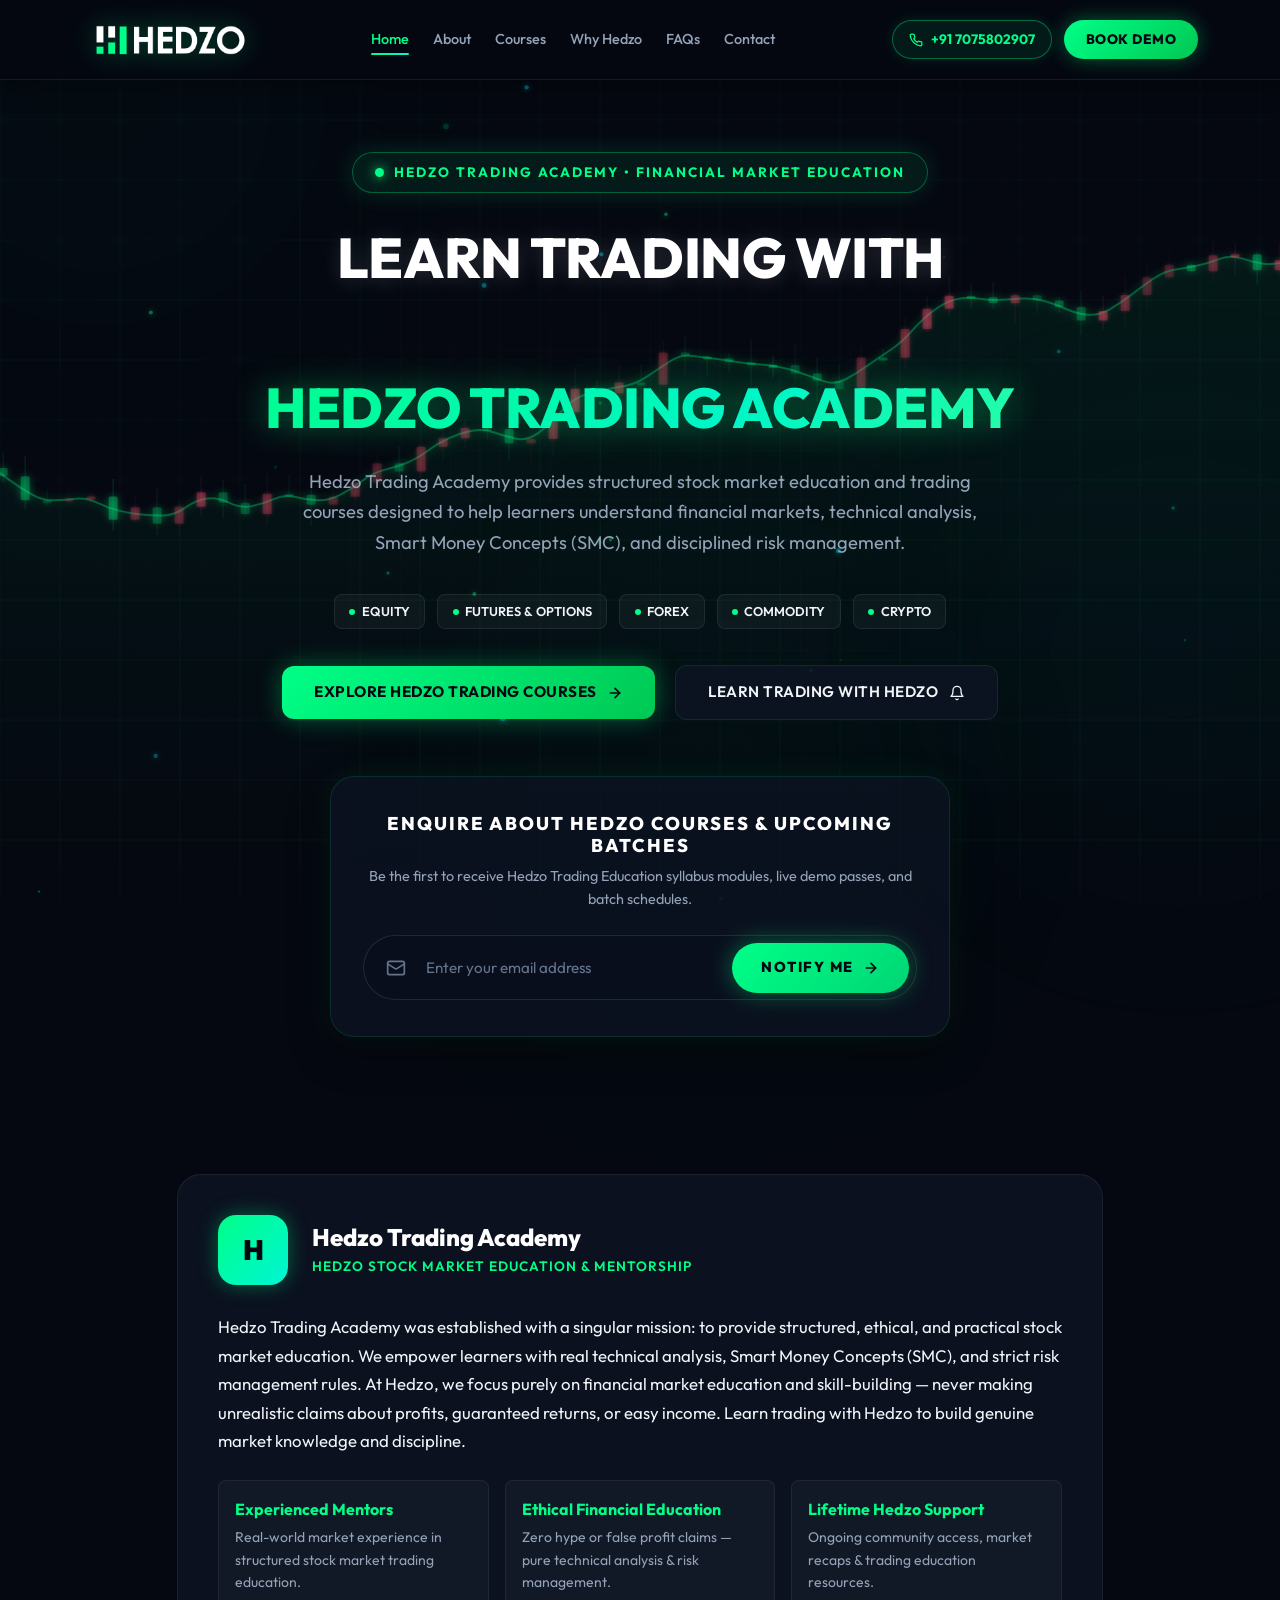
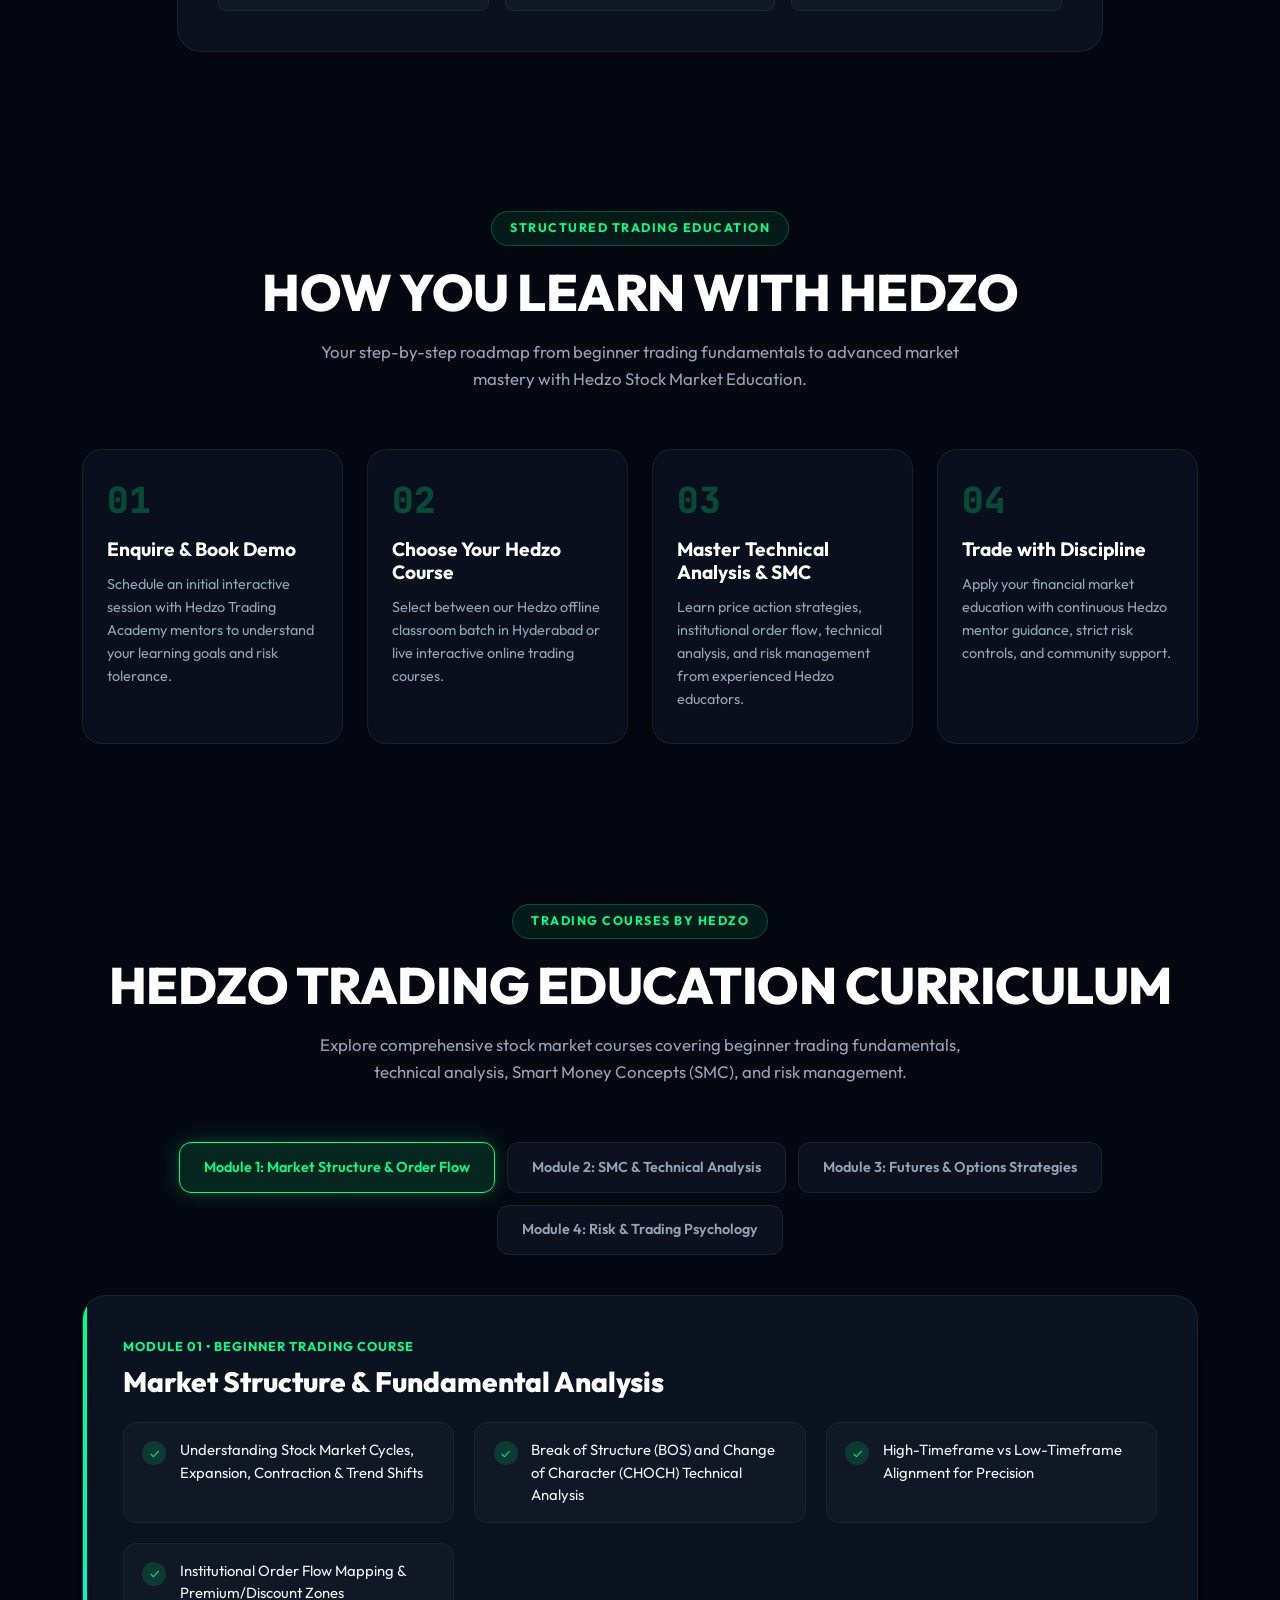
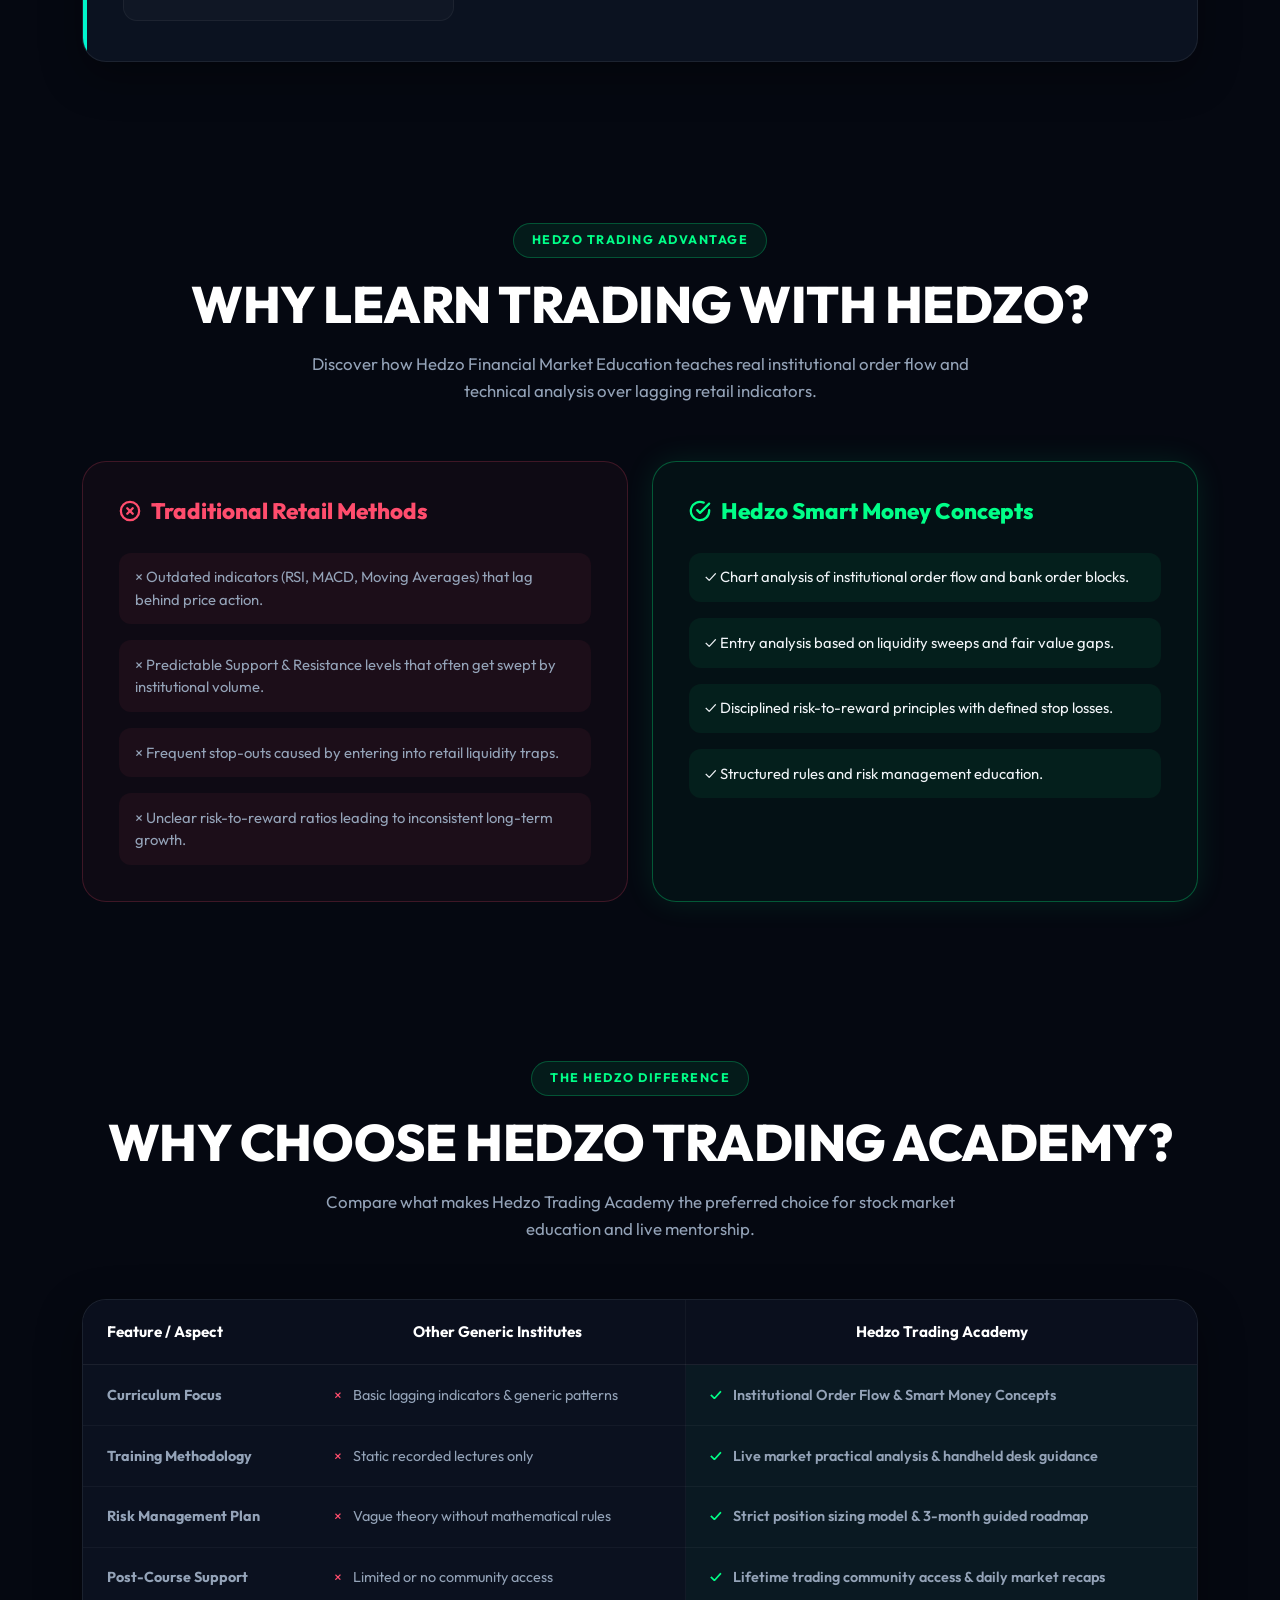
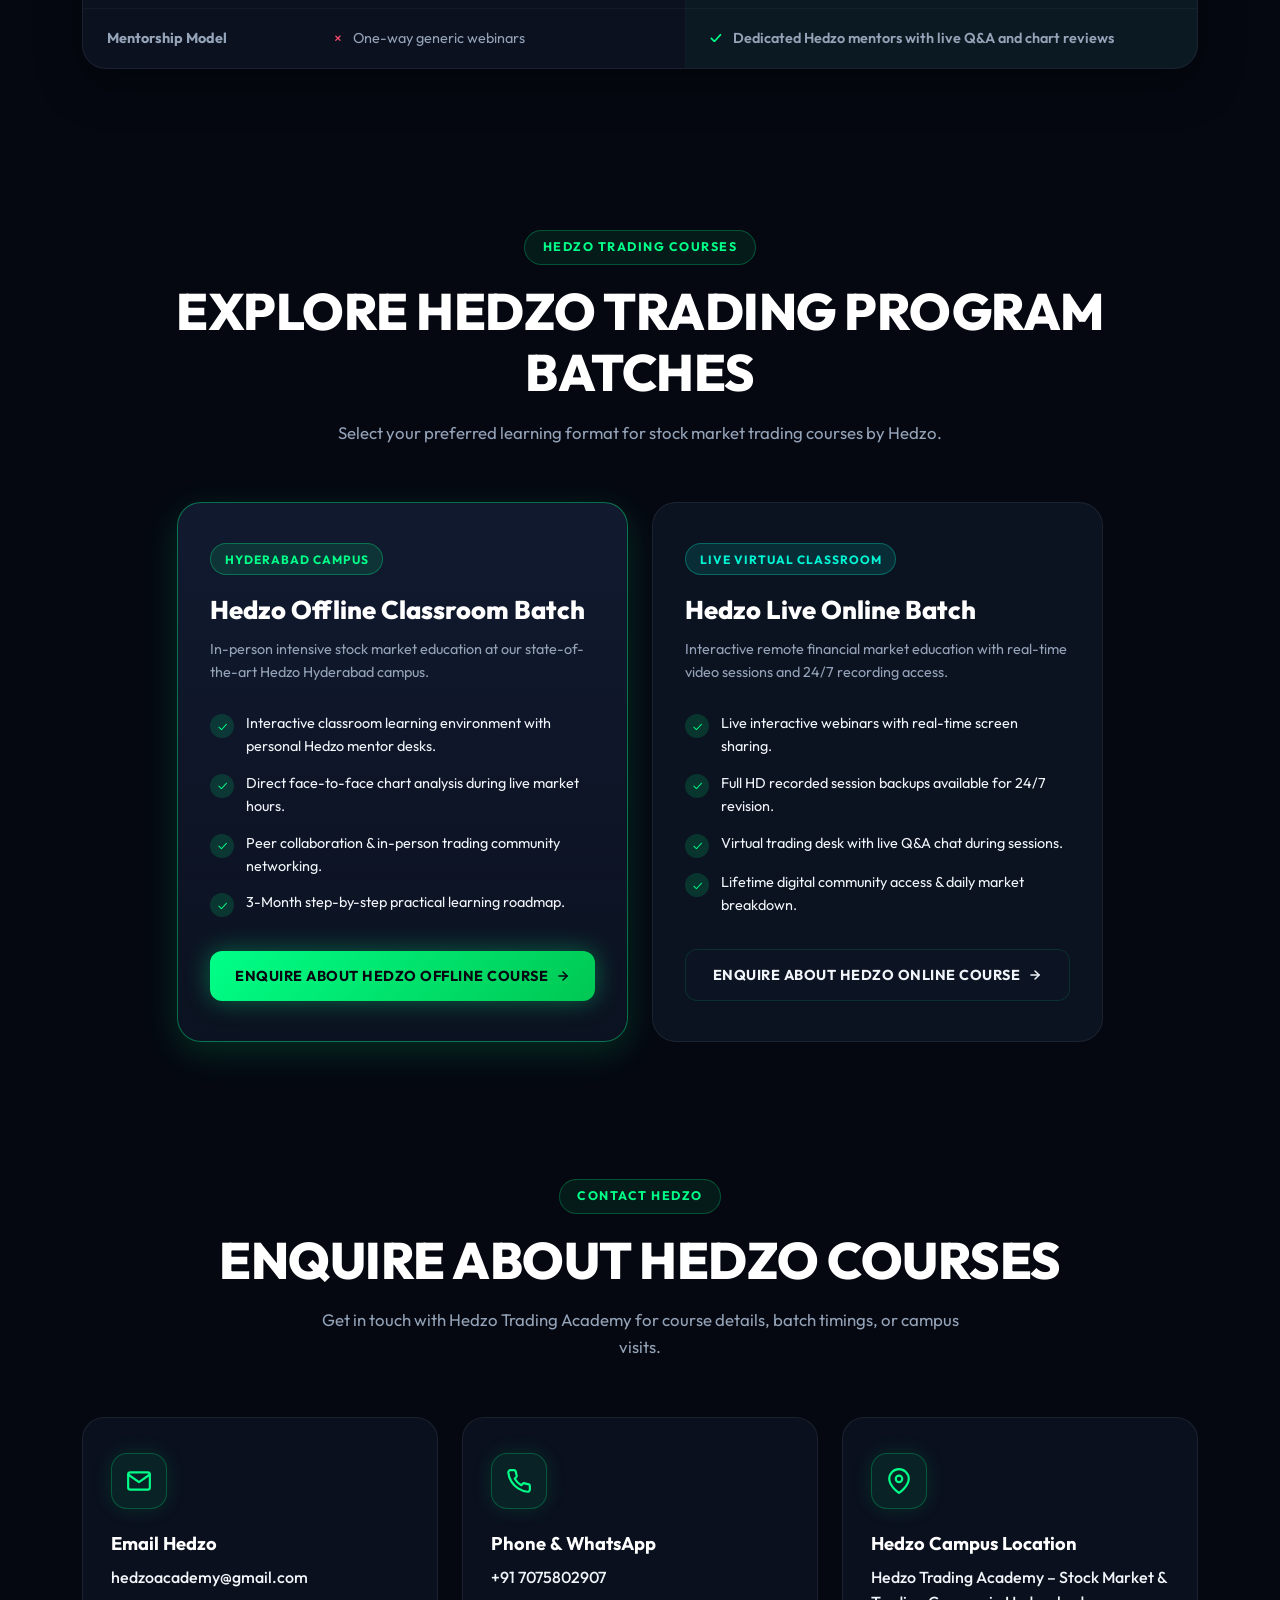
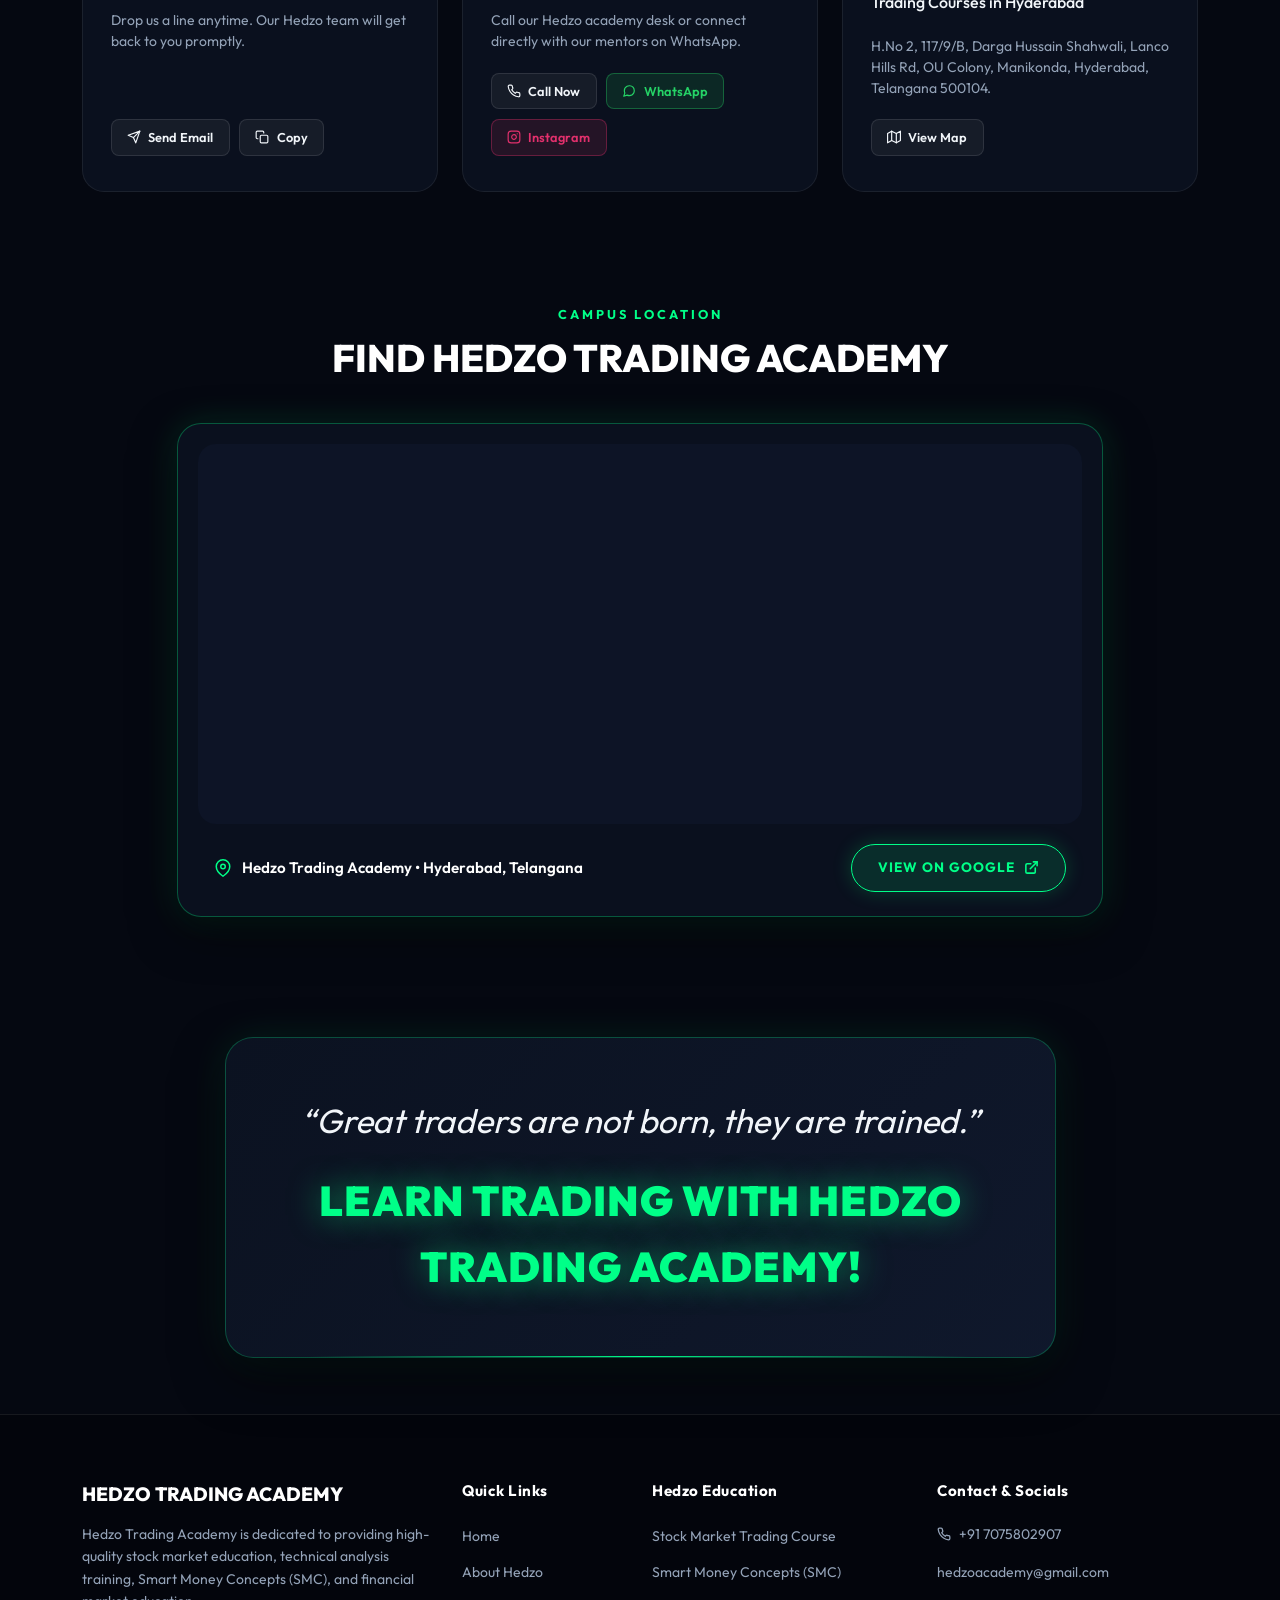
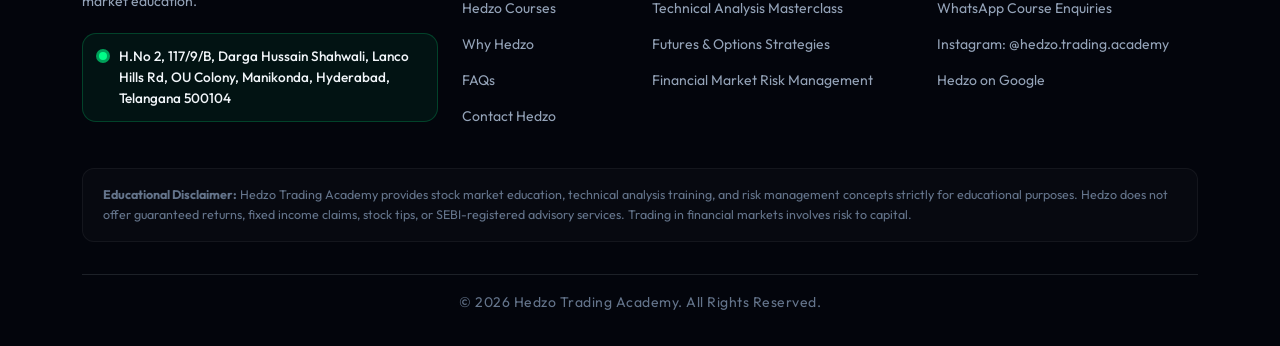
<file: index.html>
<!DOCTYPE html>
<html lang="en">

<head>
  <meta charset="UTF-8">
  <meta name="viewport" content="width=device-width, initial-scale=1.0">
  <meta http-equiv="X-UA-Compatible" content="ie=edge">

  <!-- SEO Title & Meta Description -->
  <title>Hedzo Trading Academy | Trading &amp; Stock Market Education</title>
  <meta name="description"
    content="Hedzo Trading Academy provides structured trading and stock market education designed to help learners understand financial markets, trading strategies, technical analysis and risk management.">
  <meta name="keywords"
    content="Hedzo Trading Academy, Learn Trading with Hedzo, Hedzo Stock Market Education, Hedzo Trading Education, Trading Courses by Hedzo, Hedzo Financial Market Education, Stock Market Trading Course, Stock Market Education, Trading Education, Technical Analysis, Fundamental Analysis, Risk Management, Financial Market Education, Beginner Trading Course, Advanced Trading Education, Hedzo">
  <meta name="author" content="Hedzo Trading Academy">
  <meta name="theme-color" content="#050811">
  <link rel="canonical" href="https://hedzo.co.in/">

  <!-- OpenGraph Metadata -->
  <meta property="og:site_name" content="Hedzo Trading Academy">
  <meta property="og:title" content="Hedzo Trading Academy | Trading &amp; Stock Market Education">
  <meta property="og:description"
    content="Hedzo Trading Academy provides structured trading and stock market education designed to help learners understand financial markets, trading strategies, technical analysis and risk management.">
  <meta property="og:type" content="website">
  <meta property="og:url" content="https://hedzo.co.in/">
  <meta property="og:image" content="https://hedzo.co.in/assets/logo/Hedzo.png">

  <!-- Twitter Card Metadata -->
  <meta name="twitter:card" content="summary_large_image">
  <meta name="twitter:title" content="Hedzo Trading Academy | Trading &amp; Stock Market Education">
  <meta name="twitter:description"
    content="Hedzo Trading Academy provides structured trading and stock market education designed to help learners understand financial markets, trading strategies, technical analysis and risk management.">
  <meta name="twitter:image" content="https://hedzo.co.in/assets/logo/Hedzo.png">

  <!-- Favicon Links -->
  <link rel="icon" type="image/png" href="assets/favicon.png">
  <link rel="shortcut icon" type="image/png" href="assets/favicon.png">
  <link rel="apple-touch-icon" href="assets/favicon.png">

  <!-- Google Fonts: Outfit, Inter, JetBrains Mono -->
  <link rel="preconnect" href="https://fonts.googleapis.com">
  <link rel="preconnect" href="https://fonts.gstatic.com" crossorigin>
  <link
    href="https://fonts.googleapis.com/css2?family=Inter:wght@400;500;600;700&family=JetBrains+Mono:wght@500;700;800&family=Outfit:wght@400;500;600;700;800;900&display=swap"
    rel="stylesheet">

  <!-- Bootstrap 5 CSS (Grid & Utilities) -->
  <link href="https://cdn.jsdelivr.net/npm/bootstrap@5.3.3/dist/css/bootstrap.min.css" rel="stylesheet"
    integrity="sha384-QWTKZyjpPEjISv5WaRU9OFeRpok6YctnYmDr5pNlyT2bRjXh0JMhjY6hW+ALEwIH" crossorigin="anonymous">

  <!-- AOS (Animate On Scroll) CSS -->
  <link rel="stylesheet" href="https://unpkg.com/aos@next/dist/aos.css" />

  <!-- Custom Design System Stylesheet -->
  <link rel="stylesheet" href="css/style.css?v=2.1">

  <!-- Structured Data JSON-LD (EducationalOrganization & Course) -->
  <script type="application/ld+json">
  {
    "@context": "https://schema.org",
    "@type": "EducationalOrganization",
    "name": "Hedzo Trading Academy",
    "alternateName": "Hedzo",
    "url": "https://hedzo.co.in",
    "logo": "https://hedzo.co.in/assets/logo/Hedzo.png",
    "description": "Hedzo Trading Academy provides structured trading and stock market education designed to help learners understand financial markets, trading strategies, technical analysis and risk management.",
    "address": {
      "@type": "PostalAddress",
      "addressLocality": "Hyderabad",
      "addressRegion": "Telangana",
      "addressCountry": "IN"
    },
    "telephone": "+91-7075802907",
    "sameAs": [
      "https://wa.me/917075802907"
    ]
  }
  </script>

  <!-- Google tag (gtag.js) -->
  <script async src="https://www.googletagmanager.com/gtag/js?id=AW-18402641365"></script>
  <script>
    window.dataLayer = window.dataLayer || [];
    function gtag() { dataLayer.push(arguments); }
    gtag('js', new Date());

    gtag('config', 'AW-18402641365');
  </script>

  <!-- Google Ads Contact Conversion Tracking -->
  <script>
  function gtag_report_conversion(url) {
    var callback = function () {
      if (typeof(url) != 'undefined') {
        window.location = url;
      }
    };
    gtag('event', 'conversion', {
        'send_to': 'AW-18402641365/_skOCIvKk-scENWLiMdE',
        'event_callback': callback
    });
    return false;
  }
  </script>


</head>

<body>

  <!-- Background Animated Canvas (Subtle Candlesticks & Charts) -->
  <div class="canvas-wrapper">
    <canvas id="trading-canvas"></canvas>
  </div>

  <!-- Ambient Glow Effects -->
  <div class="ambient-glow glow-top-left"></div>
  <div class="ambient-glow glow-center-right"></div>
  <div class="ambient-glow glow-bottom-center"></div>
  <div class="grid-overlay"></div>

  <!-- Main Webpage Wrapper -->
  <div class="page-wrapper">

    <!-- Top Navigation / Header -->
    <header class="top-navbar" id="topHeader">
      <div class="container">
        <div class="d-flex align-items-center justify-content-between">
          <a href="/" class="navbar-brand-wrapper" aria-label="Hedzo Trading Academy Home">
            <img src="https://hedzo.co.in/assets/logo/Hedzo.png" alt="Hedzo Trading Academy Logo" class="brand-logo-img"
              onerror="this.onerror=null; this.src='assets/Hedzo.png';">
          </a>

          <!-- Desktop Links -->
          <ul class="nav-links-desktop">
            <li><a href="/" class="nav-link-custom active">Home</a></li>
            <li><a href="/about" class="nav-link-custom">About</a></li>
            <li><a href="/courses" class="nav-link-custom">Courses</a></li>
            <li><a href="/why-hedzo" class="nav-link-custom">Why Hedzo</a></li>
            <li><a href="/faqs" class="nav-link-custom">FAQs</a></li>
            <li><a href="/contact" class="nav-link-custom" onclick="return gtag_report_conversion('/contact')">Contact</a></li>
          </ul>

          <div class="navbar-action-buttons">
            <!-- Always-visible Call Button (Desktop + Mobile) -->
            <a href="tel:+917075802907" class="navbar-call-btn" id="navCallBtn"
              title="Call Hedzo Trading Academy: +91 7075802907" aria-label="Call +91 7075802907" onclick="return gtag_report_conversion('tel:+917075802907')">
              <svg width="14" height="14" viewBox="0 0 24 24" fill="none" stroke="currentColor" stroke-width="2.2"
                stroke-linecap="round" stroke-linejoin="round" class="call-icon">
                <path
                  d="M22 16.92v3a2 2 0 0 1-2.18 2 19.79 19.79 0 0 1-8.63-3.07 19.5 19.5 0 0 1-6-6 19.79 19.79 0 0 1-3.07-8.67A2 2 0 0 1 4.11 2h3a2 2 0 0 1 2 1.72 12.84 12.84 0 0 0 .7 2.81 2 2 0 0 1-.45 2.11L8.09 9.91a16 16 0 0 0 6 6l1.27-1.27a2 2 0 0 1 2.11-.45 12.84 12.84 0 0 0 2.81.7A2 2 0 0 1 22 16.92z">
                </path>
              </svg>
              <span class="call-text d-none d-sm-inline">+91 7075802907</span>
              <span class="call-text d-inline d-sm-none">Call</span>
            </a>

            <!-- 🟢 BOOK DEMO Button: Visible on DESKTOP navbar ONLY (hidden on mobile navbar) -->
            <a href="https://wa.me/917075802907?text=Hi%2C%20I%20want%20to%20book%20a%20free%20demo%20class%20at%20Hedzo%20Trading%20Academy."
              target="_blank" rel="noopener noreferrer" class="btn-navbar-book-demo d-none d-lg-inline-flex"
              id="navBookDemoBtn" aria-label="Book Free Demo Class on WhatsApp" onclick="return gtag_report_conversion('https://wa.me/917075802907?text=Hi%2C%20I%20want%20to%20book%20a%20free%20demo%20class%20at%20Hedzo%20Trading%20Academy.')">
              <span>BOOK DEMO</span>
            </a>

            <!-- Mobile Hamburger Toggle Button -->
            <button class="nav-toggle-btn" id="navToggleBtn" aria-label="Toggle navigation menu" aria-expanded="false">
              <svg width="22" height="22" viewBox="0 0 24 24" fill="none" stroke="currentColor" stroke-width="2"
                stroke-linecap="round" stroke-linejoin="round">
                <line x1="4" y1="6" x2="20" y2="6"></line>
                <line x1="4" y1="12" x2="20" y2="12"></line>
                <line x1="4" y1="18" x2="20" y2="18"></line>
              </svg>
            </button>
          </div>
        </div>
      </div>
    </header>

    <!-- Mobile Navigation Drawer -->
    <div class="mobile-nav-drawer" id="mobileNavDrawer">
      <ul class="mobile-nav-list">
        <li><a href="/" class="mobile-nav-link active"><span>Home</span> <span>&rarr;</span></a></li>
        <li><a href="/about" class="mobile-nav-link"><span>About Us</span> <span>&rarr;</span></a></li>
        <li><a href="/courses" class="mobile-nav-link"><span>Courses</span> <span>&rarr;</span></a></li>
        <li><a href="/why-hedzo" class="mobile-nav-link"><span>Why Hedzo</span> <span>&rarr;</span></a></li>
        <li><a href="/faqs" class="mobile-nav-link"><span>FAQs</span> <span>&rarr;</span></a></li>
        <li><a href="/contact" class="mobile-nav-link" onclick="return gtag_report_conversion('/contact')"><span>Contact Us</span> <span>&rarr;</span></a></li>
      </ul>
      <a href="https://wa.me/917075802907?text=Hi%2C%20I%20want%20to%20book%20a%20free%20demo%20class%20at%20Hedzo%20Trading%20Academy."
        target="_blank" rel="noopener noreferrer" class="btn-navbar-book-demo w-100 justify-content-center"
        id="mobileDrawerBookDemoBtn" aria-label="Book Free Demo Class on WhatsApp" onclick="return gtag_report_conversion('https://wa.me/917075802907?text=Hi%2C%20I%20want%20to%20book%20a%20free%20demo%20class%20at%20Hedzo%20Trading%20Academy.')">
        <span>BOOK DEMO</span>
      </a>
    </div>

    <!-- Main Hero Section -->
    <main>
      <!-- Section 1: Hero Section -->
      <section class="hero-section" id="heroSection">
        <div class="container text-center">
          <div class="row justify-content-center">
            <div class="col-12 col-lg-10">

              <!-- Official Launch Pill -->
              <div class="hero-badge-pill reveal-on-scroll" data-aos="fade-down" data-aos-duration="650"
                data-aos-delay="50">
                <span class="pulse-indicator"></span>
                <span>HEDZO TRADING ACADEMY &bull; FINANCIAL MARKET EDUCATION</span>
              </div>

              <!-- Hero Main Title (H1) -->
              <h1 class="hero-title reveal-on-scroll" data-aos="fade-up" data-aos-duration="700">
                <span class="title-white">LEARN TRADING WITH</span><br>
                <span class="title-neon">HEDZO TRADING ACADEMY</span>
              </h1>

              <!-- Hero Supporting Subtitle -->
              <p class="hero-subtitle reveal-on-scroll" data-aos="fade-up" data-aos-duration="700" data-aos-delay="100">
                Hedzo Trading Academy provides structured stock market education and trading courses designed to help
                learners understand financial markets, technical analysis, Smart Money Concepts (SMC), and disciplined risk
                management.
              </p>

              <!-- Markets Covered Pills -->
              <div class="markets-pill-bar reveal-on-scroll" data-aos="fade-up" data-aos-duration="700"
                data-aos-delay="150">
                <span class="market-chip"><span class="market-chip-icon"></span> EQUITY</span>
                <span class="market-chip"><span class="market-chip-icon"></span> FUTURES &amp; OPTIONS</span>
                <span class="market-chip"><span class="market-chip-icon"></span> FOREX</span>
                <span class="market-chip"><span class="market-chip-icon"></span> COMMODITY</span>
                <span class="market-chip"><span class="market-chip-icon"></span> CRYPTO</span>
              </div>

              <!-- Hero Action Buttons -->
              <div class="hero-cta-group reveal-on-scroll" data-aos="fade-up" data-aos-duration="700"
                data-aos-delay="200">
                <a href="/courses" class="btn-hero-primary">
                  <span>EXPLORE HEDZO TRADING COURSES</span>
                  <svg width="16" height="16" viewBox="0 0 24 24" fill="none" stroke="currentColor" stroke-width="2.5"
                    stroke-linecap="round" stroke-linejoin="round">
                    <line x1="5" y1="12" x2="19" y2="12"></line>
                    <polyline points="12 5 19 12 12 19"></polyline>
                  </svg>
                </a>
                <a href="https://wa.me/917075802907?text=Hi%2C%20I%20want%20to%20learn%20trading%20with%20Hedzo%20Trading%20Academy."
                  target="_blank" rel="noopener noreferrer" class="btn-hero-secondary" onclick="return gtag_report_conversion('https://wa.me/917075802907?text=Hi%2C%20I%20want%20to%20learn%20trading%20with%20Hedzo%20Trading%20Academy.')">
                  <span>LEARN TRADING WITH HEDZO</span>
                  <svg width="16" height="16" viewBox="0 0 24 24" fill="none" stroke="currentColor" stroke-width="2"
                    stroke-linecap="round" stroke-linejoin="round">
                    <path d="M18 8A6 6 0 0 0 6 8c0 7-3 9-3 9h18s-3-2-3-9"></path>
                    <path d="M13.73 21a2 2 0 0 1-3.46 0"></path>
                  </svg>
                </a>
              </div>

              <!-- Email Launch Notification Card -->
              <div class="notify-section reveal-on-scroll" data-aos="fade-up" data-aos-duration="750"
                data-aos-delay="250">
                <div class="notify-card">
                  <h2 class="notify-heading">ENQUIRE ABOUT HEDZO COURSES &amp; UPCOMING BATCHES</h2>
                  <p class="notify-subtext">Be the first to receive Hedzo Trading Education syllabus modules, live demo
                    passes, and batch schedules.</p>

                  <div class="notify-form-wrapper">
                    <form id="notifyForm" novalidate>
                      <div class="notify-input-group">
                        <div class="input-icon-box">
                          <svg width="20" height="20" viewBox="0 0 24 24" fill="none" stroke="currentColor"
                            stroke-width="2" stroke-linecap="round" stroke-linejoin="round">
                            <rect x="2" y="4" width="20" height="16" rx="2"></rect>
                            <path d="m22 7-8.97 5.7a1.94 1.94 0 0 1-2.06 0L2 7"></path>
                          </svg>
                        </div>
                        <input type="email" id="emailInput" class="notify-input" placeholder="Enter your email address"
                          autocomplete="email" required aria-label="Email address">
                        <button type="submit" id="notifyBtn" class="btn-notify">
                          <span>NOTIFY ME</span>
                          <svg width="16" height="16" viewBox="0 0 24 24" fill="none" stroke="currentColor"
                            stroke-width="2.5" stroke-linecap="round" stroke-linejoin="round">
                            <line x1="5" y1="12" x2="19" y2="12"></line>
                            <polyline points="12 5 19 12 12 19"></polyline>
                          </svg>
                        </button>
                      </div>
                      <div id="formFeedback" class="form-feedback" role="alert"></div>
                    </form>
                  </div>
                </div>
              </div>

            </div>
          </div>
        </div>
      </section>



      <!-- Section 2: About Hedzo Trading Academy -->
      <section class="academy-section" id="aboutSection">
        <div class="container">
          <div class="row justify-content-center">
            <div class="col-12 col-lg-10 reveal-on-scroll" data-aos="fade-up" data-aos-duration="750">
              <div class="mentor-glass-card">
                <div class="mentor-profile-box">
                  <div class="mentor-avatar-badge">H</div>
                  <div>
                    <h3 class="mentor-name">Hedzo Trading Academy</h3>
                    <div class="mentor-role">Hedzo Stock Market Education &amp; Mentorship</div>
                  </div>
                </div>

                <p class="card-subtext mb-4" style="font-size: 1.05rem; line-height: 1.7; color: var(--text-light);">
                  Hedzo Trading Academy was established with a singular mission: to provide structured, ethical, and
                  practical stock market education. We empower learners with real technical analysis, Smart Money
                  Concepts (SMC), and strict risk management rules. At Hedzo, we focus purely on financial market
                  education and skill-building — never making unrealistic claims about profits, guaranteed returns, or
                  easy income. Learn trading with Hedzo to build genuine market knowledge and discipline.
                </p>

                <div class="row g-3">
                  <div class="col-12 col-md-4">
                    <div class="p-3 rounded-3"
                      style="background: rgba(255, 255, 255, 0.03); border: 1px solid rgba(255, 255, 255, 0.06);">
                      <div class="fw-bold mb-1" style="color: var(--accent-neon);">Experienced Mentors</div>
                      <div class="small" style="color: var(--text-muted);">Real-world market experience in structured stock
                        market trading education.</div>
                    </div>
                  </div>
                  <div class="col-12 col-md-4">
                    <div class="p-3 rounded-3"
                      style="background: rgba(255, 255, 255, 0.03); border: 1px solid rgba(255, 255, 255, 0.06);">
                      <div class="fw-bold mb-1" style="color: var(--accent-neon);">Ethical Financial Education</div>
                      <div class="small" style="color: var(--text-muted);">Zero hype or false profit claims — pure
                        technical analysis &amp; risk management.</div>
                    </div>
                  </div>
                  <div class="col-12 col-md-4">
                    <div class="p-3 rounded-3"
                      style="background: rgba(255, 255, 255, 0.03); border: 1px solid rgba(255, 255, 255, 0.06);">
                      <div class="fw-bold mb-1" style="color: var(--accent-neon);">Lifetime Hedzo Support</div>
                      <div class="small" style="color: var(--text-muted);">Ongoing community access, market recaps &amp;
                        trading education resources.</div>
                    </div>
                  </div>
                </div>
              </div>
            </div>
          </div>
        </div>
      </section>

      <!-- Section 3: How It Works (4-Step Roadmap) -->
      <section class="academy-section" id="howItWorks">
        <div class="container">
          <div class="section-label-center reveal-on-scroll" data-aos="fade-up" data-aos-duration="650">
            <span class="section-badge-pill">STRUCTURED TRADING EDUCATION</span>
            <h2 class="section-main-heading">HOW YOU LEARN WITH HEDZO</h2>
            <p class="section-sub-desc">Your step-by-step roadmap from beginner trading fundamentals to advanced market
              mastery with Hedzo Stock Market Education.</p>
          </div>

          <div class="row g-4">
            <div class="col-12 col-md-6 col-lg-3 reveal-on-scroll" data-aos="fade-up" data-aos-duration="600"
              data-aos-delay="100">
              <div class="step-card">
                <div class="step-num-badge">01</div>
                <h3 class="step-title">Enquire &amp; Book Demo</h3>
                <p class="step-desc">Schedule an initial interactive session with Hedzo Trading Academy mentors to
                  understand your learning goals and risk tolerance.</p>
              </div>
            </div>
            <div class="col-12 col-md-6 col-lg-3 reveal-on-scroll" data-aos="fade-up" data-aos-duration="600"
              data-aos-delay="200">
              <div class="step-card">
                <div class="step-num-badge">02</div>
                <h3 class="step-title">Choose Your Hedzo Course</h3>
                <p class="step-desc">Select between our Hedzo offline classroom batch in Hyderabad or live interactive
                  online trading courses.</p>
              </div>
            </div>
            <div class="col-12 col-md-6 col-lg-3 reveal-on-scroll" data-aos="fade-up" data-aos-duration="600"
              data-aos-delay="300">
              <div class="step-card">
                <div class="step-num-badge">03</div>
                <h3 class="step-title">Master Technical Analysis &amp; SMC</h3>
                <p class="step-desc">Learn price action strategies, institutional order flow, technical analysis, and
                  risk management from experienced Hedzo educators.</p>
              </div>
            </div>
            <div class="col-12 col-md-6 col-lg-3 reveal-on-scroll" data-aos="fade-up" data-aos-duration="600"
              data-aos-delay="400">
              <div class="step-card">
                <div class="step-num-badge">04</div>
                <h3 class="step-title">Trade with Discipline</h3>
                <p class="step-desc">Apply your financial market education with continuous Hedzo mentor guidance, strict
                  risk controls, and community support.</p>
              </div>
            </div>
          </div>
        </div>
      </section> <!-- Section 4: Academy Curriculum / Courses -->
      <section class="academy-section" id="coursesSection">
        <div class="container">
          <div class="section-label-center reveal-on-scroll" data-aos="fade-up" data-aos-duration="650">
            <span class="section-badge-pill">TRADING COURSES BY HEDZO</span>
            <h2 class="section-main-heading">HEDZO TRADING EDUCATION CURRICULUM</h2>
            <p class="section-sub-desc">Explore comprehensive stock market courses covering beginner trading
              fundamentals, technical analysis, Smart Money Concepts (SMC), and risk management.</p>
          </div>

          <div class="courses-wrapper reveal-on-scroll" data-aos="fade-up" data-aos-duration="700" data-aos-delay="100">
            <!-- Module Switcher Tabs -->
            <div class="module-tab-buttons">
              <button class="module-tab-btn active" data-module="1">
                <span>Module 1: Market Structure &amp; Order Flow</span>
              </button>
              <button class="module-tab-btn" data-module="2">
                <span>Module 2: SMC &amp; Technical Analysis</span>
              </button>
              <button class="module-tab-btn" data-module="3">
                <span>Module 3: Futures &amp; Options Strategies</span>
              </button>
              <button class="module-tab-btn" data-module="4">
                <span>Module 4: Risk &amp; Trading Psychology</span>
              </button>
            </div>

            <!-- Tab Content Pane 1 -->
            <div class="module-content-pane active" id="modulePane1">
              <div class="module-card-display">
                <span class="module-badge">MODULE 01 &bull; BEGINNER TRADING COURSE</span>
                <h3 class="module-title">Market Structure &amp; Fundamental Analysis</h3>
                <div class="module-bullets-grid">
                  <div class="module-bullet-item">
                    <div class="bullet-icon">&#10003;</div>
                    <p class="bullet-text">Understanding Stock Market Cycles, Expansion, Contraction &amp; Trend Shifts
                    </p>
                  </div>
                  <div class="module-bullet-item">
                    <div class="bullet-icon">&#10003;</div>
                    <p class="bullet-text">Break of Structure (BOS) and Change of Character (CHOCH) Technical Analysis
                    </p>
                  </div>
                  <div class="module-bullet-item">
                    <div class="bullet-icon">&#10003;</div>
                    <p class="bullet-text">High-Timeframe vs Low-Timeframe Alignment for Precision</p>
                  </div>
                  <div class="module-bullet-item">
                    <div class="bullet-icon">&#10003;</div>
                    <p class="bullet-text">Institutional Order Flow Mapping &amp; Premium/Discount Zones</p>
                  </div>
                </div>
              </div>
            </div>

            <!-- Tab Content Pane 2 -->
            <div class="module-content-pane" id="modulePane2" style="display: none;">
              <div class="module-card-display">
                <span class="module-badge">MODULE 02 &bull; ADVANCED TRADING EDUCATION</span>
                <h3 class="module-title">Smart Money Concepts &amp; Technical Analysis</h3>
                <div class="module-bullets-grid">
                  <div class="module-bullet-item">
                    <div class="bullet-icon">&#10003;</div>
                    <p class="bullet-text">Bank Order Blocks (OB) &amp; Institutional Refinements</p>
                  </div>
                  <div class="module-bullet-item">
                    <div class="bullet-icon">&#10003;</div>
                    <p class="bullet-text">Fair Value Gaps (FVG) and Imbalance Fill Mechanics</p>
                  </div>
                  <div class="module-bullet-item">
                    <div class="bullet-icon">&#10003;</div>
                    <p class="bullet-text">Liquidity Sweeps, Equal Highs/Lows, and Retail Traps</p>
                  </div>
                  <div class="module-bullet-item">
                    <div class="bullet-icon">&#10003;</div>
                    <p class="bullet-text">Multi-Timeframe Entry Confirmation Trading Strategies</p>
                  </div>
                </div>
              </div>
            </div>

            <!-- Tab Content Pane 3 -->
            <div class="module-content-pane" id="modulePane3" style="display: none;">
              <div class="module-card-display">
                <span class="module-badge">MODULE 03 &bull; DERIVATIVES EDUCATION</span>
                <h3 class="module-title">Futures &amp; Options Stock Market Trading Course</h3>
                <div class="module-bullets-grid">
                  <div class="module-bullet-item">
                    <div class="bullet-icon">&#10003;</div>
                    <p class="bullet-text">Option Greeks (Delta, Theta, Gamma, Vega) &amp; Payoff Analysis</p>
                  </div>
                  <div class="module-bullet-item">
                    <div class="bullet-icon">&#10003;</div>
                    <p class="bullet-text">Directional Options Buying &amp; Non-Directional Hedging Strategies</p>
                  </div>
                  <div class="module-bullet-item">
                    <div class="bullet-icon">&#10003;</div>
                    <p class="bullet-text">Open Interest (OI) Decoding &amp; Institutional Position Tracking</p>
                  </div>
                  <div class="module-bullet-item">
                    <div class="bullet-icon">&#10003;</div>
                    <p class="bullet-text">Risk-Defined Spreads for Volatile Financial Market Days</p>
                  </div>
                </div>
              </div>
            </div>

            <!-- Tab Content Pane 4 -->
            <div class="module-content-pane" id="modulePane4" style="display: none;">
              <div class="module-card-display">
                <span class="module-badge">MODULE 04 &bull; RISK MANAGEMENT &amp; PSYCHOLOGY</span>
                <h3 class="module-title">Risk Management &amp; Financial Market Psychology</h3>
                <div class="module-bullets-grid">
                  <div class="module-bullet-item">
                    <div class="bullet-icon">&#10003;</div>
                    <p class="bullet-text">Position Sizing Formulas &amp; Maximum Drawdown Rules</p>
                  </div>
                  <div class="module-bullet-item">
                    <div class="bullet-icon">&#10003;</div>
                    <p class="bullet-text">Managing FOMO, Revenge Trading &amp; Emotional Discipline</p>
                  </div>
                  <div class="module-bullet-item">
                    <div class="bullet-icon">&#10003;</div>
                    <p class="bullet-text">Building a Written Professional Trading Business Plan</p>
                  </div>
                  <div class="module-bullet-item">
                    <div class="bullet-icon">&#10003;</div>
                    <p class="bullet-text">Trade Journaling &amp; Performance Metrics Optimization</p>
                  </div>
                </div>
              </div>
            </div>

          </div>
        </div>
      </section>

      <!-- Section 5: SMC vs Retail Comparison -->
      <section class="academy-section" id="smcVsRetail">
        <div class="container">
          <div class="section-label-center reveal-on-scroll" data-aos="fade-up" data-aos-duration="650">
            <span class="section-badge-pill">HEDZO TRADING ADVANTAGE</span>
            <h2 class="section-main-heading">WHY LEARN TRADING WITH HEDZO?</h2>
            <p class="section-sub-desc">Discover how Hedzo Financial Market Education teaches real institutional order
              flow and technical analysis over lagging retail indicators.</p>
          </div>

          <div class="row g-4">
            <!-- Traditional Retail -->
            <div class="col-12 col-md-6 reveal-on-scroll" data-aos="fade-right" data-aos-duration="700"
              data-aos-delay="100">
              <div class="comparison-card comparison-card-retail">
                <h3 class="comparison-card-title retail-title">
                  <svg width="22" height="22" viewBox="0 0 24 24" fill="none" stroke="currentColor" stroke-width="2.5"
                    stroke-linecap="round" stroke-linejoin="round">
                    <circle cx="12" cy="12" r="10"></circle>
                    <line x1="15" y1="9" x2="9" y2="15"></line>
                    <line x1="9" y1="9" x2="15" y2="15"></line>
                  </svg>
                  <span>Traditional Retail Methods</span>
                </h3>
                <ul class="comparison-list">
                  <li class="comparison-item comparison-item-retail">
                    <span>&times; Outdated indicators (RSI, MACD, Moving Averages) that lag behind price action.</span>
                  </li>
                  <li class="comparison-item comparison-item-retail">
                    <span>&times; Predictable Support &amp; Resistance levels that often get swept by institutional
                      volume.</span>
                  </li>
                  <li class="comparison-item comparison-item-retail">
                    <span>&times; Frequent stop-outs caused by entering into retail liquidity traps.</span>
                  </li>
                  <li class="comparison-item comparison-item-retail">
                    <span>&times; Unclear risk-to-reward ratios leading to inconsistent long-term growth.</span>
                  </li>
                </ul>
              </div>
            </div>

            <!-- Hedzo Institutional SMC -->
            <div class="col-12 col-md-6 reveal-on-scroll" data-aos="fade-left" data-aos-duration="700"
              data-aos-delay="200">
              <div class="comparison-card comparison-card-smc">
                <h3 class="comparison-card-title smc-title">
                  <svg width="22" height="22" viewBox="0 0 24 24" fill="none" stroke="currentColor" stroke-width="2.5"
                    stroke-linecap="round" stroke-linejoin="round">
                    <path d="M22 11.08V12a10 10 0 1 1-5.93-9.14"></path>
                    <polyline points="22 4 12 14.01 9 11.01"></polyline>
                  </svg>
                  <span>Hedzo Smart Money Concepts</span>
                </h3>
                <ul class="comparison-list">
                  <li class="comparison-item comparison-item-smc">
                    <span>&#10003; Chart analysis of institutional order flow and bank order blocks.</span>
                  </li>
                  <li class="comparison-item comparison-item-smc">
                    <span>&#10003; Entry analysis based on liquidity sweeps and fair value gaps.</span>
                  </li>
                  <li class="comparison-item comparison-item-smc">
                    <span>&#10003; Disciplined risk-to-reward principles with defined stop losses.</span>
                  </li>
                  <li class="comparison-item comparison-item-smc">
                    <span>&#10003; Structured rules and risk management education.</span>
                  </li>
                </ul>
              </div>
            </div>
          </div>
        </div>
      </section>

      <!-- Section 6: Why Choose Hedzo Comparison Matrix -->
      <section class="academy-section" id="whyHedzoSection">
        <div class="container">
          <div class="section-label-center reveal-on-scroll" data-aos="fade-up" data-aos-duration="650">
            <span class="section-badge-pill">THE HEDZO DIFFERENCE</span>
            <h2 class="section-main-heading">WHY CHOOSE HEDZO TRADING ACADEMY?</h2>
            <p class="section-sub-desc">Compare what makes Hedzo Trading Academy the preferred choice for stock market
              education and live mentorship.</p>
          </div>

          <div class="matrix-card-wrapper reveal-on-scroll" data-aos="zoom-in-up" data-aos-duration="750"
            data-aos-delay="100">
            <div class="table-responsive">
              <table class="matrix-table-custom">
                <thead>
                  <tr>
                    <th>Feature / Aspect</th>
                    <th class="cell-other text-center">Other Generic Institutes</th>
                    <th class="cell-hedzo text-center">Hedzo Trading Academy</th>
                  </tr>
                </thead>
                <tbody>
                  <tr>
                    <td><strong>Curriculum Focus</strong></td>
                    <td class="cell-other"><span class="icon-cross">&times;</span> Basic lagging indicators &amp;
                      generic patterns</td>
                    <td class="cell-hedzo"><span class="icon-check">&#10003;</span> Institutional Order Flow &amp; Smart
                      Money Concepts</td>
                  </tr>
                  <tr>
                    <td><strong>Training Methodology</strong></td>
                    <td class="cell-other"><span class="icon-cross">&times;</span> Static recorded lectures only</td>
                    <td class="cell-hedzo"><span class="icon-check">&#10003;</span> Live market practical analysis &amp;
                      handheld desk guidance</td>
                  </tr>
                  <tr>
                    <td><strong>Risk Management Plan</strong></td>
                    <td class="cell-other"><span class="icon-cross">&times;</span> Vague theory without mathematical
                      rules</td>
                    <td class="cell-hedzo"><span class="icon-check">&#10003;</span> Strict position sizing model &amp;
                      3-month guided roadmap</td>
                  </tr>
                  <tr>
                    <td><strong>Post-Course Support</strong></td>
                    <td class="cell-other"><span class="icon-cross">&times;</span> Limited or no community access</td>
                    <td class="cell-hedzo"><span class="icon-check">&#10003;</span> Lifetime trading community access
                      &amp; daily market recaps</td>
                  </tr>
                  <tr>
                    <td><strong>Mentorship Model</strong></td>
                    <td class="cell-other"><span class="icon-cross">&times;</span> One-way generic webinars</td>
                    <td class="cell-hedzo"><span class="icon-check">&#10003;</span> Dedicated Hedzo mentors with live
                      Q&amp;A and chart reviews</td>
                  </tr>
                </tbody>
              </table>
            </div>
          </div>
        </div>
      </section>

      <!-- Section 7: Trading Programs / Batches -->
      <section class="academy-section" id="programsSection">
        <div class="container">
          <div class="section-label-center reveal-on-scroll" data-aos="fade-up" data-aos-duration="650">
            <span class="section-badge-pill">HEDZO TRADING COURSES</span>
            <h2 class="section-main-heading">EXPLORE HEDZO TRADING PROGRAM BATCHES</h2>
            <p class="section-sub-desc">Select your preferred learning format for stock market trading courses by Hedzo.
            </p>
          </div>

          <div class="row g-4 justify-content-center">
            <!-- Program 1: Offline Classroom -->
            <div class="col-12 col-md-6 col-lg-5 reveal-on-scroll" data-aos="fade-up" data-aos-duration="650"
              data-aos-delay="100">
              <div class="program-card program-card-featured">
                <span class="program-type-tag tag-offline">HYDERABAD CAMPUS</span>
                <h3 class="program-title">Hedzo Offline Classroom Batch</h3>
                <p class="program-subtitle">In-person intensive stock market education at our state-of-the-art Hedzo
                  Hyderabad campus.</p>

                <ul class="program-feature-list">
                  <li class="program-feature-item">
                    <span class="bullet-icon">&#10003;</span>
                    <span>Interactive classroom learning environment with personal Hedzo mentor desks.</span>
                  </li>
                  <li class="program-feature-item">
                    <span class="bullet-icon">&#10003;</span>
                    <span>Direct face-to-face chart analysis during live market hours.</span>
                  </li>
                  <li class="program-feature-item">
                    <span class="bullet-icon">&#10003;</span>
                    <span>Peer collaboration &amp; in-person trading community networking.</span>
                  </li>
                  <li class="program-feature-item">
                    <span class="bullet-icon">&#10003;</span>
                    <span>3-Month step-by-step practical learning roadmap.</span>
                  </li>
                </ul>

                <a href="https://wa.me/917075802907?text=Hi%2C%20I%20want%20to%20enquire%20about%20the%20Hedzo%20Offline%20Classroom%20Batch."
                  target="_blank" rel="noopener noreferrer" class="btn-hero-primary program-btn-cta" onclick="return gtag_report_conversion('https://wa.me/917075802907?text=Hi%2C%20I%20want%20to%20enquire%20about%20the%20Hedzo%20Offline%20Classroom%20Batch.')">
                  <span>ENQUIRE ABOUT HEDZO OFFLINE COURSE</span>
                  <svg width="14" height="14" viewBox="0 0 24 24" fill="none" stroke="currentColor" stroke-width="2.5"
                    stroke-linecap="round" stroke-linejoin="round">
                    <line x1="5" y1="12" x2="19" y2="12"></line>
                    <polyline points="12 5 19 12 12 19"></polyline>
                  </svg>
                </a>
              </div>
            </div>

            <!-- Program 2: Online Interactive -->
            <div class="col-12 col-md-6 col-lg-5 reveal-on-scroll" data-aos="fade-up" data-aos-duration="650"
              data-aos-delay="200">
              <div class="program-card">
                <span class="program-type-tag tag-online">LIVE VIRTUAL CLASSROOM</span>
                <h3 class="program-title">Hedzo Live Online Batch</h3>
                <p class="program-subtitle">Interactive remote financial market education with real-time video sessions
                  and 24/7 recording access.</p>

                <ul class="program-feature-list">
                  <li class="program-feature-item">
                    <span class="bullet-icon">&#10003;</span>
                    <span>Live interactive webinars with real-time screen sharing.</span>
                  </li>
                  <li class="program-feature-item">
                    <span class="bullet-icon">&#10003;</span>
                    <span>Full HD recorded session backups available for 24/7 revision.</span>
                  </li>
                  <li class="program-feature-item">
                    <span class="bullet-icon">&#10003;</span>
                    <span>Virtual trading desk with live Q&amp;A chat during sessions.</span>
                  </li>
                  <li class="program-feature-item">
                    <span class="bullet-icon">&#10003;</span>
                    <span>Lifetime digital community access &amp; daily market breakdown.</span>
                  </li>
                </ul>

                <a href="https://wa.me/917075802907?text=Hi%2C%20I%20want%20to%20enquire%20about%20the%20Hedzo%20Live%20Online%20Batch."
                  target="_blank" rel="noopener noreferrer" class="btn-hero-secondary program-btn-cta" onclick="return gtag_report_conversion('https://wa.me/917075802907?text=Hi%2C%20I%20want%20to%20enquire%20about%20the%20Hedzo%20Live%20Online%20Batch.')">
                  <span>ENQUIRE ABOUT HEDZO ONLINE COURSE</span>
                  <svg width="14" height="14" viewBox="0 0 24 24" fill="none" stroke="currentColor" stroke-width="2.5"
                    stroke-linecap="round" stroke-linejoin="round">
                    <line x1="5" y1="12" x2="19" y2="12"></line>
                    <polyline points="12 5 19 12 12 19"></polyline>
                  </svg>
                </a>
              </div>
            </div>
          </div>
        </div>
      </section>

      <!-- Contact Information Cards Section -->
      <section class="contact-section" id="contactSection">
        <div class="container">
          <div class="section-label-center reveal-on-scroll" data-aos="fade-up" data-aos-duration="650">
            <span class="section-badge-pill">CONTACT HEDZO</span>
            <h2 class="section-main-heading">ENQUIRE ABOUT HEDZO COURSES</h2>
            <p class="section-sub-desc">Get in touch with Hedzo Trading Academy for course details, batch timings, or
              campus visits.</p>
          </div>

          <div class="row g-4">

            <!-- Card 1: Email -->
            <div class="col-12 col-md-4 reveal-on-scroll" data-aos="fade-up" data-aos-duration="600"
              data-aos-delay="100">
              <div class="glass-card">
                <div>
                  <div class="card-header-icon" aria-hidden="true">
                    <svg width="26" height="26" viewBox="0 0 24 24" fill="none" stroke="currentColor" stroke-width="2"
                      stroke-linecap="round" stroke-linejoin="round">
                      <path d="M4 4h16c1.1 0 2 .9 2 2v12c0 1.1-.9 2-2 2H4c-1.1 0-2-.9-2-2V6c0-1.1.9-2 2-2z"></path>
                      <polyline points="22,6 12,13 2,6"></polyline>
                    </svg>
                  </div>
                  <h3 class="card-title-custom">Email Hedzo</h3>
                  <a href="mailto:hedzoacademy@gmail.com" class="card-content-link"
                    title="Send an email to Hedzo Trading Academy" onclick="return gtag_report_conversion('mailto:hedzoacademy@gmail.com')">
                    hedzoacademy@gmail.com
                  </a>
                  <p class="card-subtext">Drop us a line anytime. Our Hedzo team will get back to you promptly.
                  </p>
                </div>
                <div class="card-actions-wrapper">
                  <a href="mailto:hedzoacademy@gmail.com" class="btn-card-action" onclick="return gtag_report_conversion('mailto:hedzoacademy@gmail.com')">
                    <svg width="14" height="14" viewBox="0 0 24 24" fill="none" stroke="currentColor" stroke-width="2"
                      stroke-linecap="round" stroke-linejoin="round">
                      <line x1="22" y1="2" x2="11" y2="13"></line>
                      <polygon points="22 2 15 22 11 13 2 9 22 2"></polygon>
                    </svg>
                    <span>Send Email</span>
                  </a>
                  <button type="button" class="btn-card-action" data-copy="hedzoacademy@gmail.com"
                    title="Copy email to clipboard">
                    <svg width="14" height="14" viewBox="0 0 24 24" fill="none" stroke="currentColor" stroke-width="2"
                      stroke-linecap="round" stroke-linejoin="round">
                      <rect x="9" y="9" width="13" height="13" rx="2" ry="2"></rect>
                      <path d="M5 15H4a2 2 0 0 1-2-2V4a2 2 0 0 1 2-2h9a2 2 0 0 1 2 2v1"></path>
                    </svg>
                    <span>Copy</span>
                  </button>
                </div>
              </div>
            </div>

            <!-- Card 2: Phone & WhatsApp -->
            <div class="col-12 col-md-4 reveal-on-scroll" data-aos="fade-up" data-aos-duration="600"
              data-aos-delay="200">
              <div class="glass-card">
                <div>
                  <div class="card-header-icon" aria-hidden="true">
                    <svg width="26" height="26" viewBox="0 0 24 24" fill="none" stroke="currentColor" stroke-width="2"
                      stroke-linecap="round" stroke-linejoin="round">
                      <path
                        d="M22 16.92v3a2 2 0 0 1-2.18 2 19.79 19.79 0 0 1-8.63-3.07 19.5 19.5 0 0 1-6-6 19.79 19.79 0 0 1-3.07-8.67A2 2 0 0 1 4.11 2h3a2 2 0 0 1 2 1.72 12.84 12.84 0 0 0 .7 2.81 2 2 0 0 1-.45 2.11L8.09 9.91a16 16 0 0 0 6 6l1.27-1.27a2 2 0 0 1 2.11-.45 12.84 12.84 0 0 0 2.81.7A2 2 0 0 1 22 16.92z">
                      </path>
                    </svg>
                  </div>
                  <h3 class="card-title-custom">Phone &amp; WhatsApp</h3>
                  <a href="tel:+917075802907" class="card-content-link" title="Call Hedzo Trading Academy" onclick="return gtag_report_conversion('tel:+917075802907')">
                    +91 7075802907
                  </a>
                  <p class="card-subtext">Call our Hedzo academy desk or connect directly with our mentors on WhatsApp.
                  </p>
                </div>
                <div class="card-actions-wrapper">
                  <a href="tel:+917075802907" class="btn-card-action" onclick="return gtag_report_conversion('tel:+917075802907')">
                    <svg width="14" height="14" viewBox="0 0 24 24" fill="none" stroke="currentColor" stroke-width="2"
                      stroke-linecap="round" stroke-linejoin="round">
                      <path
                        d="M22 16.92v3a2 2 0 0 1-2.18 2 19.79 19.79 0 0 1-8.63-3.07 19.5 19.5 0 0 1-6-6 19.79 19.79 0 0 1-3.07-8.67A2 2 0 0 1 4.11 2h3a2 2 0 0 1 2 1.72 12.84 12.84 0 0 0 .7 2.81 2 2 0 0 1-.45 2.11L8.09 9.91a16 16 0 0 0 6 6l1.27-1.27a2 2 0 0 1 2.11-.45 12.84 12.84 0 0 0 2.81.7A2 2 0 0 1 22 16.92z">
                      </path>
                    </svg>
                    <span>Call Now</span>
                  </a>
                  <a href="https://wa.me/917075802907" target="_blank" rel="noopener noreferrer"
                    class="btn-card-action btn-whatsapp" title="Chat with Hedzo on WhatsApp" onclick="return gtag_report_conversion('https://wa.me/917075802907')">
                    <svg width="14" height="14" viewBox="0 0 24 24" fill="none" stroke="currentColor" stroke-width="2"
                      stroke-linecap="round" stroke-linejoin="round">
                      <path
                        d="M21 11.5a8.38 8.38 0 0 1-.9 3.8 8.5 8.5 0 0 1-7.6 4.7 8.38 8.38 0 0 1-3.8-.9L3 21l1.9-5.7a8.38 8.38 0 0 1-.9-3.8 8.5 8.5 0 0 1 4.7-7.6 8.38 8.38 0 0 1 3.8-.9h.5a8.48 8.48 0 0 1 8 8v.5z">
                      </path>
                    </svg>
                    <span>WhatsApp</span>
                  </a>
                  <a href="https://www.instagram.com/hedzo.trading.academy?igsi=MXUzdnVzanM0ZXdyYg=="
                    target="_blank" rel="noopener noreferrer" class="btn-card-action btn-instagram"
                    title="Follow Hedzo on Instagram">
                    <svg width="14" height="14" viewBox="0 0 24 24" fill="none" stroke="currentColor" stroke-width="2"
                      stroke-linecap="round" stroke-linejoin="round">
                      <rect x="2" y="2" width="20" height="20" rx="5" ry="5"></rect>
                      <path d="M16 11.37A4 4 0 1 1 12.63 8 4 4 0 0 1 16 11.37z"></path>
                      <line x1="17.5" y1="6.5" x2="17.51" y2="6.5"></line>
                    </svg>
                    <span>Instagram</span>
                  </a>
                </div>
              </div>
            </div>

            <!-- Card 3: Location -->
            <div class="col-12 col-md-4 reveal-on-scroll" data-aos="fade-up" data-aos-duration="600"
              data-aos-delay="300">
              <div class="glass-card">
                <div>
                  <div class="card-header-icon" aria-hidden="true">
                    <svg width="26" height="26" viewBox="0 0 24 24" fill="none" stroke="currentColor" stroke-width="2"
                      stroke-linecap="round" stroke-linejoin="round">
                      <path d="M21 10c0 7-9 13-9 13s-9-6-9-13a9 9 0 0 1 18 0z"></path>
                      <circle cx="12" cy="10" r="3"></circle>
                    </svg>
                  </div>
                  <h3 class="card-title-custom">Hedzo Campus Location</h3>
                  <div class="card-content-link">
                    Hedzo Trading Academy – Stock Market &amp; Trading Courses in Hyderabad
                  </div>
                  <p class="card-subtext">H.No 2, 117/9/B, Darga Hussain Shahwali, Lanco Hills Rd, OU Colony, Manikonda,
                    Hyderabad, Telangana 500104.</p>
                </div>
                <div class="card-actions-wrapper">
                  <a href="https://share.google/PA1BuHLwv5aj3FNFn" target="_blank" rel="noopener noreferrer"
                    class="btn-card-action" title="View Hedzo on Google">
                    <svg width="14" height="14" viewBox="0 0 24 24" fill="none" stroke="currentColor" stroke-width="2"
                      stroke-linecap="round" stroke-linejoin="round">
                      <polygon points="1 6 1 22 8 18 16 22 23 18 23 2 16 6 8 2 1 6"></polygon>
                      <line x1="8" y1="2" x2="8" y2="18"></line>
                      <line x1="16" y1="6" x2="16" y2="22"></line>
                    </svg>
                    <span>View Map</span>
                  </a>
                </div>
              </div>
            </div>

          </div>
        </div>
      </section>

      <!-- Google Map Section -->
      <section class="map-section" id="mapSection">
        <div class="container">
          <div class="text-center mb-4" data-aos="fade-up" data-aos-duration="650">
            <div class="section-label reveal-on-scroll">CAMPUS LOCATION</div>
            <h2 class="section-title reveal-on-scroll">FIND HEDZO TRADING ACADEMY</h2>
          </div>

          <div class="row justify-content-center">
            <div class="col-12 col-lg-10 reveal-on-scroll" data-aos="fade-up" data-aos-duration="700"
              data-aos-delay="100">
              <div class="map-card-wrapper">
                <div class="map-embed-container">
                  <iframe class="map-iframe"
                    src="https://www.google.com/maps/embed?pb=!1m18!1m12!1m3!1d3806.8778000570535!2d78.38745387593674!3d17.407650083486337!2m3!1f0!2f0!3f0!3m2!1i1024!2i768!4f13.1!3m3!1m2!1s0x3bcb974797072465%3A0x6b100bb6959bfaef!2sHedzo%20Trading%20Academy%20%E2%80%93%20Stock%20Market%20%26%20Trading%20Courses%20in%20Hyderabad!5e0!3m2!1sen!2sin!4v1708800000000!5m2!1sen!2sin"
                    allowfullscreen="" loading="lazy" referrerpolicy="no-referrer-when-downgrade"
                    title="Hedzo Trading Academy Location on Google Maps"></iframe>
                </div>

                <div class="map-info-bar">
                  <div class="map-location-title">
                    <svg width="18" height="18" viewBox="0 0 24 24" fill="none" stroke="#00FF88" stroke-width="2"
                      stroke-linecap="round" stroke-linejoin="round">
                      <path d="M21 10c0 7-9 13-9 13s-9-6-9-13a9 9 0 0 1 18 0z"></path>
                      <circle cx="12" cy="10" r="3"></circle>
                    </svg>
                    <span>Hedzo Trading Academy &bull; Hyderabad, Telangana</span>
                  </div>
                  <a href="https://share.google/PA1BuHLwv5aj3FNFn" target="_blank" rel="noopener noreferrer"
                    class="btn-view-maps" id="btnGoogleMaps">
                    <span>VIEW ON GOOGLE</span>
                    <svg width="15" height="15" viewBox="0 0 24 24" fill="none" stroke="currentColor" stroke-width="2.5"
                      stroke-linecap="round" stroke-linejoin="round">
                      <path d="M18 13v6a2 2 0 0 1-2 2H5a2 2 0 0 1-2-2V8a2 2 0 0 1 2-2h6"></path>
                      <polyline points="15 3 21 3 21 9"></polyline>
                      <line x1="10" y1="14" x2="21" y2="3"></line>
                    </svg>
                  </a>
                </div>
              </div>
            </div>
          </div>
        </div>
      </section>

      <!-- Closing Section -->
      <section class="closing-section" id="closingSection">
        <div class="container">
          <div class="row justify-content-center">
            <div class="col-12 col-lg-9 reveal-on-scroll" data-aos="zoom-in" data-aos-duration="700">
              <div class="closing-banner">
                <blockquote class="closing-quote">
                  &ldquo;Great traders are not born, they are trained.&rdquo;
                </blockquote>
                <div class="closing-highlight">
                  LEARN TRADING WITH HEDZO TRADING ACADEMY!
                </div>
              </div>
            </div>
          </div>
        </div>
      </section>
    </main>

    <!-- Multi-Column Academy Footer -->
    <footer class="main-footer-enhanced" id="mainFooter">
      <div class="container">
        <div class="row g-4 mb-4">
          <!-- Column 1: Brand -->
          <div class="col-12 col-lg-4">
            <div class="footer-brand-title">HEDZO TRADING ACADEMY</div>
            <p class="footer-desc">
              Hedzo Trading Academy is dedicated to providing high-quality stock market education, technical analysis
              training, Smart Money Concepts (SMC), and financial market education.
            </p>
            <div class="footer-location-badge">
              <span class="live-dot"></span>
              <span>H.No 2, 117/9/B, Darga Hussain Shahwali, Lanco Hills Rd, OU Colony, Manikonda, Hyderabad, Telangana
                500104</span>
            </div>
          </div>

          <!-- Column 2: Navigation -->
          <div class="col-6 col-md-3 col-lg-2">
            <div class="footer-col-heading">Quick Links</div>
            <ul class="footer-link-list">
              <li class="footer-link-item"><a href="/">Home</a></li>
              <li class="footer-link-item"><a href="/about">About Hedzo</a></li>
              <li class="footer-link-item"><a href="/courses">Hedzo Courses</a></li>
              <li class="footer-link-item"><a href="/why-hedzo">Why Hedzo</a></li>
              <li class="footer-link-item"><a href="/faqs">FAQs</a></li>
              <li class="footer-link-item"><a href="/contact" onclick="return gtag_report_conversion('/contact')">Contact Hedzo</a></li>
            </ul>
          </div>

          <!-- Column 3: Course Topics -->
          <div class="col-6 col-md-3 col-lg-3">
            <div class="footer-col-heading">Hedzo Education</div>
            <ul class="footer-link-list">
              <li class="footer-link-item"><a href="/courses">Stock Market Trading Course</a></li>
              <li class="footer-link-item"><a href="/courses">Smart Money Concepts (SMC)</a></li>
              <li class="footer-link-item"><a href="/courses">Technical Analysis Masterclass</a></li>
              <li class="footer-link-item"><a href="/courses">Futures &amp; Options Strategies</a></li>
              <li class="footer-link-item"><a href="/courses">Financial Market Risk Management</a></li>
            </ul>
          </div>

          <!-- Column 4: Contact Summary -->
          <div class="col-12 col-md-6 col-lg-3">
            <div class="footer-col-heading">Contact &amp; Socials</div>
            <ul class="footer-link-list">
              <li class="footer-link-item">
                <a href="tel:+917075802907" class="d-inline-flex align-items-center gap-2" onclick="return gtag_report_conversion('tel:+917075802907')">
                  <svg width="14" height="14" viewBox="0 0 24 24" fill="none" stroke="currentColor" stroke-width="2.2"
                    stroke-linecap="round" stroke-linejoin="round">
                    <path
                      d="M22 16.92v3a2 2 0 0 1-2.18 2 19.79 19.79 0 0 1-8.63-3.07 19.5 19.5 0 0 1-6-6 19.79 19.79 0 0 1-3.07-8.67A2 2 0 0 1 4.11 2h3a2 2 0 0 1 2 1.72 12.84 12.84 0 0 0 .7 2.81 2 2 0 0 1-.45 2.11L8.09 9.91a16 16 0 0 0 6 6l1.27-1.27a2 2 0 0 1 2.11-.45 12.84 12.84 0 0 0 2.81.7A2 2 0 0 1 22 16.92z">
                    </path>
                  </svg>
                  <span>+91 7075802907</span>
                </a>
              </li>
              <li class="footer-link-item">
                <a href="mailto:hedzoacademy@gmail.com" onclick="return gtag_report_conversion('mailto:hedzoacademy@gmail.com')">hedzoacademy@gmail.com</a>
              </li>
              <li class="footer-link-item">
                <a href="https://wa.me/917075802907" target="_blank" rel="noopener noreferrer" onclick="return gtag_report_conversion('https://wa.me/917075802907')">WhatsApp Course Enquiries</a>
              </li>
              <li class="footer-link-item">
                <a href="https://www.instagram.com/hedzo.trading.academy?igsi=MXUzdnVzanM0ZXdyYg=="
                  target="_blank" rel="noopener noreferrer">Instagram: @hedzo.trading.academy</a>
              </li>
              <li class="footer-link-item">
                <a href="https://share.google/PA1BuHLwv5aj3FNFn" target="_blank" rel="noopener noreferrer">Hedzo on
                  Google</a>
              </li>
            </ul>
          </div>
        </div>

        <!-- Educational Disclaimer Box -->
        <div class="disclaimer-box">
          <strong>Educational Disclaimer:</strong> Hedzo Trading Academy provides stock market education, technical
          analysis training, and risk management concepts strictly for educational purposes. Hedzo does not offer
          guaranteed returns, fixed income claims, stock tips, or SEBI-registered advisory services. Trading in
          financial markets involves risk to capital.
        </div>

        <div class="text-center pt-3 border-top border-secondary border-opacity-25">
          <p class="copyright-text mb-0">
            &copy; 2026 Hedzo Trading Academy. All Rights Reserved.
          </p>
        </div>
      </div>
    </footer>

  </div>

  <!-- Toast Notification Container -->
  <div id="toastContainer" class="toast-container-custom" aria-live="polite"></div>

  <!-- Custom & Library Scripts -->
  <script src="https://unpkg.com/aos@next/dist/aos.js"></script>
  <script src="js/trading-canvas.js?v=2.1"></script>
  <script src="js/app.js?v=2.1"></script>
</body>

</html>
</file>
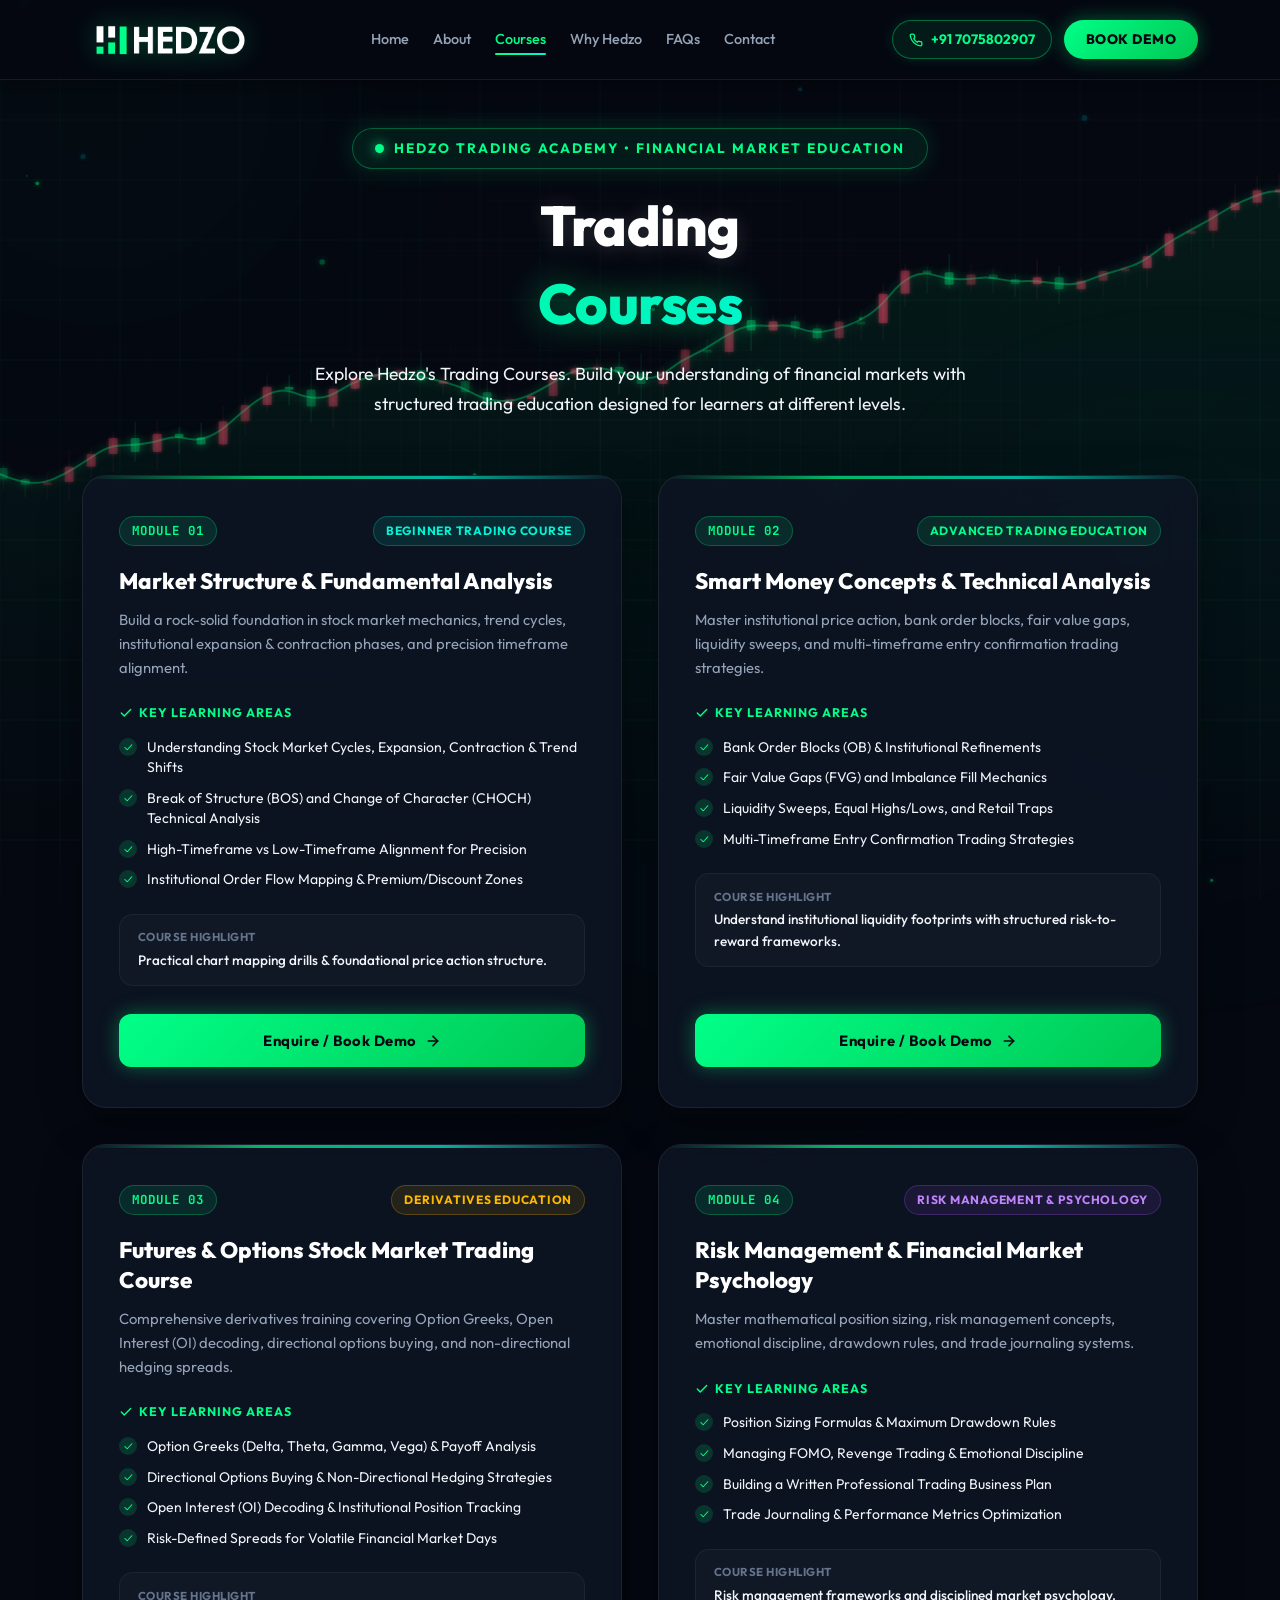
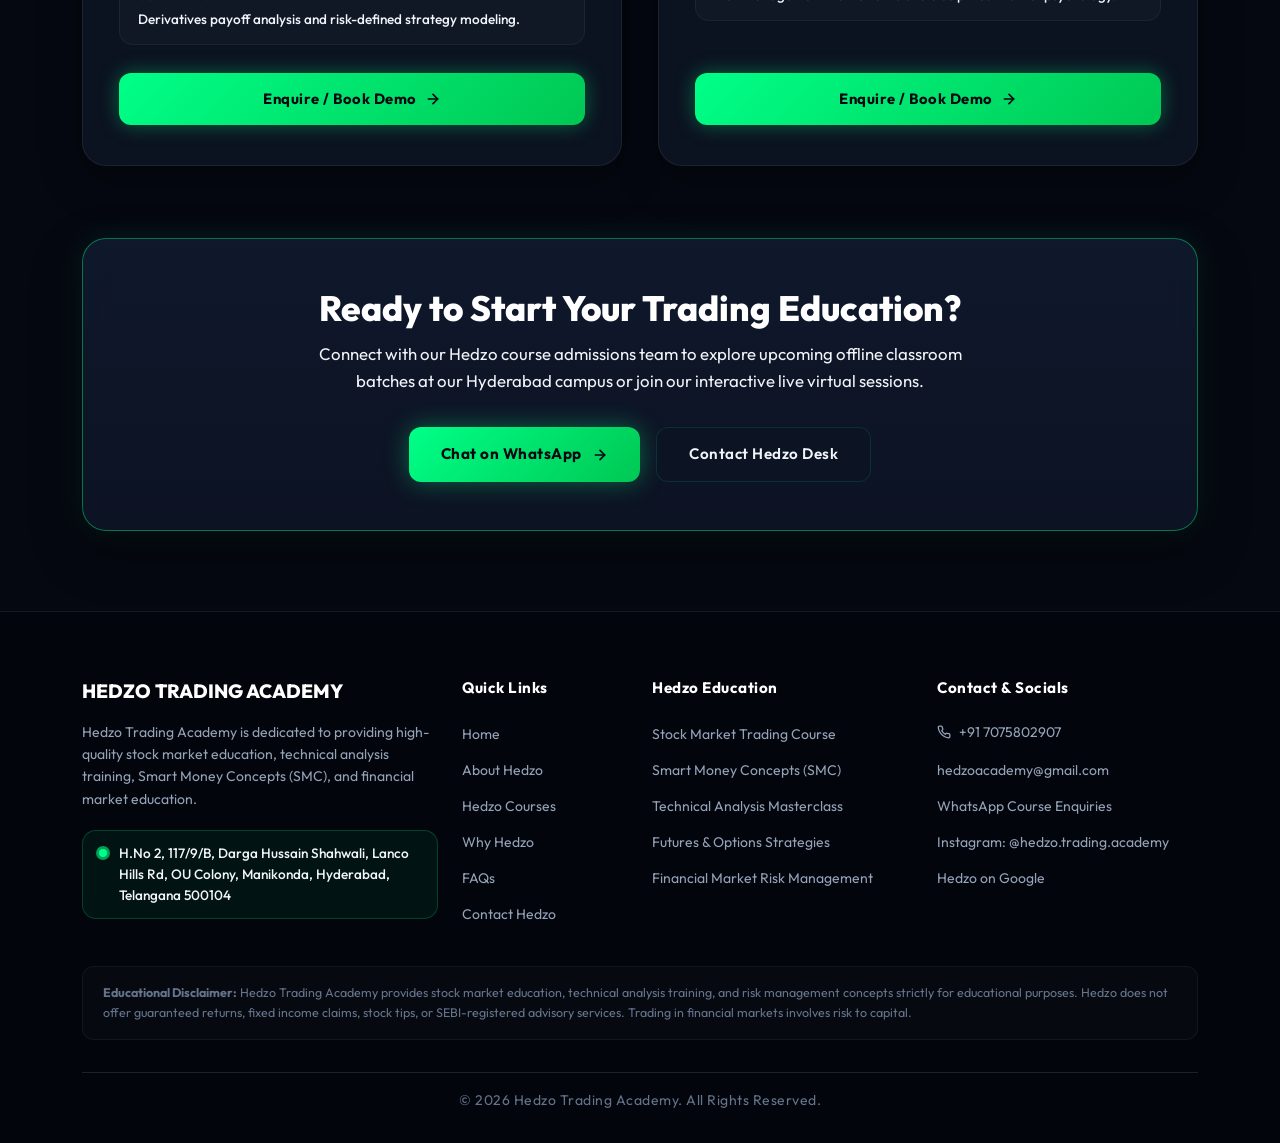
<file: courses/index.html>
<!DOCTYPE html>
<html lang="en">

<head>
  <meta charset="UTF-8">
  <meta name="viewport" content="width=device-width, initial-scale=1.0">
  <meta http-equiv="X-UA-Compatible" content="ie=edge">

  <!-- SEO Title & Meta Description -->
  <title>Hedzo Trading Courses | Trading Education</title>
  <meta name="description"
    content="Explore Hedzo Trading Academy's trading courses and structured financial market education covering trading concepts, market analysis, strategies and risk management.">
  <meta name="keywords"
    content="Hedzo Trading Courses, Hedzo Trading Academy, Learn Trading with Hedzo, Stock Market Trading Course, Technical Analysis, Smart Money Concepts, Futures and Options, Risk Management, Financial Market Education, Beginner Trading Course, Advanced Trading Education, Hedzo">
  <meta name="author" content="Hedzo Trading Academy">
  <meta name="theme-color" content="#050811">
  <link rel="canonical" href="https://hedzo.co.in/courses">

  <!-- OpenGraph Metadata -->
  <meta property="og:site_name" content="Hedzo Trading Academy">
  <meta property="og:title" content="Hedzo Trading Courses | Trading Education">
  <meta property="og:description"
    content="Explore Hedzo Trading Academy's trading courses and structured financial market education covering trading concepts, market analysis, strategies and risk management.">
  <meta property="og:type" content="website">
  <meta property="og:url" content="https://hedzo.co.in/courses">
  <meta property="og:image" content="https://hedzo.co.in/assets/logo/Hedzo.png">

  <!-- Twitter Card Metadata -->
  <meta name="twitter:card" content="summary_large_image">
  <meta name="twitter:title" content="Hedzo Trading Courses | Trading Education">
  <meta name="twitter:description"
    content="Explore Hedzo Trading Academy's trading courses and structured financial market education covering trading concepts, market analysis, strategies and risk management.">
  <meta name="twitter:image" content="https://hedzo.co.in/assets/logo/Hedzo.png">

  <!-- Favicon Links -->
  <link rel="icon" type="image/png" href="../assets/favicon.png">
  <link rel="shortcut icon" type="image/png" href="../assets/favicon.png">
  <link rel="apple-touch-icon" href="../assets/favicon.png">

  <!-- Google Fonts: Outfit, Inter, JetBrains Mono -->
  <link rel="preconnect" href="https://fonts.googleapis.com">
  <link rel="preconnect" href="https://fonts.gstatic.com" crossorigin>
  <link
    href="https://fonts.googleapis.com/css2?family=Inter:wght@400;500;600;700&family=JetBrains+Mono:wght@500;700;800&family=Outfit:wght@400;500;600;700;800;900&display=swap"
    rel="stylesheet">

  <!-- Bootstrap 5 CSS (Grid & Utilities) -->
  <link href="https://cdn.jsdelivr.net/npm/bootstrap@5.3.3/dist/css/bootstrap.min.css" rel="stylesheet"
    integrity="sha384-QWTKZyjpPEjISv5WaRU9OFeRpok6YctnYmDr5pNlyT2bRjXh0JMhjY6hW+ALEwIH" crossorigin="anonymous">

  <!-- AOS (Animate On Scroll) CSS -->
  <link rel="stylesheet" href="https://unpkg.com/aos@next/dist/aos.css" />

  <!-- Custom Design System Stylesheet -->
  <link rel="stylesheet" href="../css/style.css?v=2.1">

  <!-- Structured Data JSON-LD (EducationalOrganization & Course List) -->
  <script type="application/ld+json">
  {
    "@context": "https://schema.org",
    "@graph": [
      {
        "@type": "EducationalOrganization",
        "name": "Hedzo Trading Academy",
        "alternateName": "Hedzo",
        "url": "https://hedzo.co.in",
        "logo": "https://hedzo.co.in/assets/logo/Hedzo.png",
        "description": "Hedzo Trading Academy provides structured trading and stock market education designed to help learners understand financial markets, trading strategies, technical analysis and risk management.",
        "address": {
          "@type": "PostalAddress",
          "addressLocality": "Hyderabad",
          "addressRegion": "Telangana",
          "addressCountry": "IN"
        },
        "telephone": "+91-7075802907"
      },
      {
        "@type": "Course",
        "name": "Stock Market Foundation & Market Structure",
        "description": "Master market cycles, trend expansion, contraction, BOS and CHOCH technical analysis with Hedzo Trading Academy.",
        "provider": {
          "@type": "Organization",
          "name": "Hedzo Trading Academy",
          "sameAs": "https://hedzo.co.in"
        }
      },
      {
        "@type": "Course",
        "name": "Smart Money Concepts (SMC) & Technical Analysis",
        "description": "Institutional order flow, bank order blocks, fair value gaps and liquidity sweep execution strategies.",
        "provider": {
          "@type": "Organization",
          "name": "Hedzo Trading Academy",
          "sameAs": "https://hedzo.co.in"
        }
      },
      {
        "@type": "Course",
        "name": "Futures & Options Trading Strategies",
        "description": "Derivatives education covering option Greeks, Open Interest analysis, directional buying, and risk-defined hedging spreads.",
        "provider": {
          "@type": "Organization",
          "name": "Hedzo Trading Academy",
          "sameAs": "https://hedzo.co.in"
        }
      },
      {
        "@type": "Course",
        "name": "Financial Market Risk Management & Trading Psychology",
        "description": "Position sizing models, maximum drawdown protection, trading business plan, and discipline systems.",
        "provider": {
          "@type": "Organization",
          "name": "Hedzo Trading Academy",
          "sameAs": "https://hedzo.co.in"
        }
      }
    ]
  }
  </script>
  <!-- Google tag (gtag.js) -->
  <script async src="https://www.googletagmanager.com/gtag/js?id=AW-18402641365"></script>
  <script>
    window.dataLayer = window.dataLayer || [];
    function gtag() { dataLayer.push(arguments); }
    gtag('js', new Date());

    gtag('config', 'AW-18402641365');
  </script>

  <!-- Google Ads Contact Conversion Tracking -->
  <script>
  function gtag_report_conversion(url) {
    var callback = function () {
      if (typeof(url) != 'undefined') {
        window.location = url;
      }
    };
    gtag('event', 'conversion', {
        'send_to': 'AW-18402641365/_skOCIvKk-scENWLiMdE',
        'event_callback': callback
    });
    return false;
  }
  </script>
</head>

<body>

  <!-- Background Animated Canvas (Exact Match to index.html) -->
  <div class="canvas-wrapper">
    <canvas id="trading-canvas"></canvas>
  </div>

  <!-- Ambient Glow Effects (Exact Match to index.html) -->
  <div class="ambient-glow glow-top-left"></div>
  <div class="ambient-glow glow-center-right"></div>
  <div class="ambient-glow glow-bottom-center"></div>
  <div class="grid-overlay"></div>

  <!-- Main Webpage Wrapper -->
  <div class="page-wrapper">

    <!-- Top Navigation / Header -->
    <header class="top-navbar" id="topHeader">
      <div class="container">
        <div class="d-flex align-items-center justify-content-between">
          <a href="/" class="navbar-brand-wrapper" aria-label="Hedzo Trading Academy Home">
            <img src="https://hedzo.co.in/assets/logo/Hedzo.png" alt="Hedzo Trading Academy Logo" class="brand-logo-img"
              onerror="this.onerror=null; this.src='../assets/Hedzo.png';">
          </a>

          <!-- Desktop Links (Unified Global Navbar) -->
          <ul class="nav-links-desktop">
            <li><a href="/" class="nav-link-custom">Home</a></li>
            <li><a href="/about" class="nav-link-custom">About</a></li>
            <li><a href="/courses" class="nav-link-custom active">Courses</a></li>
            <li><a href="/why-hedzo" class="nav-link-custom">Why Hedzo</a></li>
            <li><a href="/faqs" class="nav-link-custom">FAQs</a></li>
            <li><a href="/contact" class="nav-link-custom" onclick="return gtag_report_conversion('/contact')">Contact</a></li>
          </ul>

          <div class="navbar-action-buttons">
            <!-- Always-visible Call Button (Desktop + Mobile) -->
            <a href="tel:+917075802907" class="navbar-call-btn" id="navCallBtn"
              title="Call Hedzo Trading Academy: +91 7075802907" aria-label="Call +91 7075802907" onclick="return gtag_report_conversion('tel:+917075802907')">
              <svg width="14" height="14" viewBox="0 0 24 24" fill="none" stroke="currentColor" stroke-width="2.2"
                stroke-linecap="round" stroke-linejoin="round" class="call-icon">
                <path
                  d="M22 16.92v3a2 2 0 0 1-2.18 2 19.79 19.79 0 0 1-8.63-3.07 19.5 19.5 0 0 1-6-6 19.79 19.79 0 0 1-3.07-8.67A2 2 0 0 1 4.11 2h3a2 2 0 0 1 2 1.72 12.84 12.84 0 0 0 .7 2.81 2 2 0 0 1-.45 2.11L8.09 9.91a16 16 0 0 0 6 6l1.27-1.27a2 2 0 0 1 2.11-.45 12.84 12.84 0 0 0 2.81.7A2 2 0 0 1 22 16.92z">
                </path>
              </svg>
              <span class="call-text d-none d-sm-inline">+91 7075802907</span>
              <span class="call-text d-inline d-sm-none">Call</span>
            </a>

            <!-- 🟢 BOOK DEMO Button: Visible on DESKTOP navbar ONLY (hidden on mobile navbar) -->
            <a href="https://wa.me/917075802907?text=Hi%2C%20I%20want%20to%20book%20a%20free%20demo%20class%20for%20Hedzo%20Trading%20Courses."
              target="_blank" rel="noopener noreferrer" class="btn-navbar-book-demo d-none d-lg-inline-flex"
              id="navBookDemoBtn" aria-label="Book Free Demo Class on WhatsApp" onclick="return gtag_report_conversion('https://wa.me/917075802907?text=Hi%2C%20I%20want%20to%20book%20a%20free%20demo%20class%20for%20Hedzo%20Trading%20Courses.')">
              <span>BOOK DEMO</span>
            </a>

            <!-- Mobile Hamburger Toggle Button -->
            <button class="nav-toggle-btn" id="navToggleBtn" aria-label="Toggle navigation menu" aria-expanded="false">
              <svg width="22" height="22" viewBox="0 0 24 24" fill="none" stroke="currentColor" stroke-width="2"
                stroke-linecap="round" stroke-linejoin="round">
                <line x1="4" y1="6" x2="20" y2="6"></line>
                <line x1="4" y1="12" x2="20" y2="12"></line>
                <line x1="4" y1="18" x2="20" y2="18"></line>
              </svg>
            </button>
          </div>
        </div>
      </div>
    </header>

    <!-- Mobile Navigation Drawer -->
    <div class="mobile-nav-drawer" id="mobileNavDrawer">
      <ul class="mobile-nav-list">
        <li><a href="/" class="mobile-nav-link"><span>Home</span> <span>&rarr;</span></a></li>
        <li><a href="/about" class="mobile-nav-link"><span>About Us</span> <span>&rarr;</span></a></li>
        <li><a href="/courses" class="mobile-nav-link active"><span>Courses</span> <span>&rarr;</span></a></li>
        <li><a href="/why-hedzo" class="mobile-nav-link"><span>Why Hedzo</span> <span>&rarr;</span></a></li>
        <li><a href="/faqs" class="mobile-nav-link"><span>FAQs</span> <span>&rarr;</span></a></li>
        <li><a href="/contact" class="mobile-nav-link" onclick="return gtag_report_conversion('/contact')"><span>Contact Us</span> <span>&rarr;</span></a></li>
      </ul>
      <div class="mobile-nav-footer">
        <a href="https://wa.me/917075802907?text=Hi%2C%20I%20want%20to%20book%20a%20free%20demo%20class%20for%20Hedzo%20Trading%20Courses."
          target="_blank" rel="noopener noreferrer" class="btn-navbar-book-demo w-100 justify-content-center"
          id="mobileDrawerBookDemoBtn" aria-label="Book Free Demo Class on WhatsApp" onclick="return gtag_report_conversion('https://wa.me/917075802907?text=Hi%2C%20I%20want%20to%20book%20a%20free%20demo%20class%20for%20Hedzo%20Trading%20Courses.')">
          <span>BOOK DEMO</span>
        </a>
      </div>
    </div>

    <!-- Main Page Content -->
    <main id="mainContent">

      <!-- Section: Courses Catalog Section (2 × 2 Grid Layout) -->
      <section class="courses-section-wrapper" id="coursesSection">
        <div class="container">

          <!-- Clean Courses Hero / Heading -->
          <div class="courses-hero-simple">
            <div class="hero-badge-pill" data-aos="fade-down" data-aos-duration="600">
              <span class="pulse-indicator"></span>
              <span>HEDZO TRADING ACADEMY &bull; FINANCIAL MARKET EDUCATION</span>
            </div>

            <h1 class="hero-title" data-aos="fade-up" data-aos-duration="650">
              <span class="title-white">Trading</span>
              <span class="title-neon">Courses</span>
            </h1>

            <p class="hero-subtitle" data-aos="fade-up" data-aos-duration="700" data-aos-delay="100">
              Explore Hedzo's Trading Courses. Build your understanding of financial markets with structured trading
              education designed for learners at different levels.
            </p>
          </div>

          <!-- 4 Course Cards (Strict 2 × 2 Grid on Desktop / Tablet) -->
          <div class="courses-catalog-grid">

            <!-- Course Card 1: Stock Market Foundation -->
            <div class="course-catalog-card" data-aos="fade-up" data-aos-duration="600" data-aos-delay="100">
              <div>
                <div class="course-card-header">
                  <div class="course-header-meta">
                    <span class="course-number-badge">MODULE 01</span>
                    <span class="course-level-tag level-beginner">Beginner Trading Course</span>
                  </div>
                  <h2 class="course-card-title">Market Structure &amp; Fundamental Analysis</h2>
                  <p class="course-card-desc">
                    Build a rock-solid foundation in stock market mechanics, trend cycles, institutional expansion &amp;
                    contraction phases, and precision timeframe alignment.
                  </p>
                </div>

                <div class="course-section-subhead">
                  <svg width="14" height="14" viewBox="0 0 24 24" fill="none" stroke="currentColor" stroke-width="2.5"
                    stroke-linecap="round" stroke-linejoin="round">
                    <polyline points="20 6 9 17 4 12"></polyline>
                  </svg>
                  <span>Key Learning Areas</span>
                </div>
                <ul class="course-topics-checklist">
                  <li class="course-topic-item">
                    <span class="topic-bullet-icon">&#10003;</span>
                    <span>Understanding Stock Market Cycles, Expansion, Contraction &amp; Trend Shifts</span>
                  </li>
                  <li class="course-topic-item">
                    <span class="topic-bullet-icon">&#10003;</span>
                    <span>Break of Structure (BOS) and Change of Character (CHOCH) Technical Analysis</span>
                  </li>
                  <li class="course-topic-item">
                    <span class="topic-bullet-icon">&#10003;</span>
                    <span>High-Timeframe vs Low-Timeframe Alignment for Precision</span>
                  </li>
                  <li class="course-topic-item">
                    <span class="topic-bullet-icon">&#10003;</span>
                    <span>Institutional Order Flow Mapping &amp; Premium/Discount Zones</span>
                  </li>
                </ul>

                <div class="course-highlights-box">
                  <div class="course-highlight-label">Course Highlight</div>
                  <div class="course-highlight-text">Practical chart mapping drills &amp; foundational price action
                    structure.</div>
                </div>
              </div>

              <div class="course-card-actions">
                <a href="https://wa.me/917075802907?text=Hi%2C%20I%20am%20interested%20in%20the%20Market%20Structure%20%26%20Fundamental%20Analysis%20Course%20at%20Hedzo."
                  target="_blank" rel="noopener noreferrer" class="course-btn-primary" onclick="return gtag_report_conversion('https://wa.me/917075802907?text=Hi%2C%20I%20am%20interested%20in%20the%20Market%20Structure%20%26%20Fundamental%20Analysis%20Course%20at%20Hedzo.')">
                  <span>Enquire / Book Demo</span>
                  <svg width="16" height="16" viewBox="0 0 24 24" fill="none" stroke="currentColor" stroke-width="2.5"
                    stroke-linecap="round" stroke-linejoin="round">
                    <line x1="5" y1="12" x2="19" y2="12"></line>
                    <polyline points="12 5 19 12 12 19"></polyline>
                  </svg>
                </a>
              </div>
            </div>

            <!-- Course Card 2: Smart Money Concepts (SMC) -->
            <div class="course-catalog-card" data-aos="fade-up" data-aos-duration="600" data-aos-delay="150">
              <div>
                <div class="course-card-header">
                  <div class="course-header-meta">
                    <span class="course-number-badge">MODULE 02</span>
                    <span class="course-level-tag level-intermediate">Advanced Trading Education</span>
                  </div>
                  <h2 class="course-card-title">Smart Money Concepts &amp; Technical Analysis</h2>
                  <p class="course-card-desc">
                    Master institutional price action, bank order blocks, fair value gaps, liquidity sweeps, and
                    multi-timeframe entry confirmation trading strategies.
                  </p>
                </div>

                <div class="course-section-subhead">
                  <svg width="14" height="14" viewBox="0 0 24 24" fill="none" stroke="currentColor" stroke-width="2.5"
                    stroke-linecap="round" stroke-linejoin="round">
                    <polyline points="20 6 9 17 4 12"></polyline>
                  </svg>
                  <span>Key Learning Areas</span>
                </div>
                <ul class="course-topics-checklist">
                  <li class="course-topic-item">
                    <span class="topic-bullet-icon">&#10003;</span>
                    <span>Bank Order Blocks (OB) &amp; Institutional Refinements</span>
                  </li>
                  <li class="course-topic-item">
                    <span class="topic-bullet-icon">&#10003;</span>
                    <span>Fair Value Gaps (FVG) and Imbalance Fill Mechanics</span>
                  </li>
                  <li class="course-topic-item">
                    <span class="topic-bullet-icon">&#10003;</span>
                    <span>Liquidity Sweeps, Equal Highs/Lows, and Retail Traps</span>
                  </li>
                  <li class="course-topic-item">
                    <span class="topic-bullet-icon">&#10003;</span>
                    <span>Multi-Timeframe Entry Confirmation Trading Strategies</span>
                  </li>
                </ul>

                <div class="course-highlights-box">
                  <div class="course-highlight-label">Course Highlight</div>
                  <div class="course-highlight-text">Understand institutional liquidity footprints with structured risk-to-reward frameworks.</div>
                </div>
              </div>

              <div class="course-card-actions">
                <a href="https://wa.me/917075802907?text=Hi%2C%20I%20am%20interested%20in%20the%20Smart%20Money%20Concepts%20(SMC)%20Course%20at%20Hedzo."
                  target="_blank" rel="noopener noreferrer" class="course-btn-primary" onclick="return gtag_report_conversion('https://wa.me/917075802907?text=Hi%2C%20I%20am%20interested%20in%20the%20Smart%20Money%20Concepts%20(SMC)%20Course%20at%20Hedzo.')">
                  <span>Enquire / Book Demo</span>
                  <svg width="16" height="16" viewBox="0 0 24 24" fill="none" stroke="currentColor" stroke-width="2.5"
                    stroke-linecap="round" stroke-linejoin="round">
                    <line x1="5" y1="12" x2="19" y2="12"></line>
                    <polyline points="12 5 19 12 12 19"></polyline>
                  </svg>
                </a>
              </div>
            </div>

            <!-- Course Card 3: Futures & Options -->
            <div class="course-catalog-card" data-aos="fade-up" data-aos-duration="600" data-aos-delay="200">
              <div>
                <div class="course-card-header">
                  <div class="course-header-meta">
                    <span class="course-number-badge">MODULE 03</span>
                    <span class="course-level-tag level-advanced">Derivatives Education</span>
                  </div>
                  <h2 class="course-card-title">Futures &amp; Options Stock Market Trading Course</h2>
                  <p class="course-card-desc">
                    Comprehensive derivatives training covering Option Greeks, Open Interest (OI) decoding, directional
                    options buying, and non-directional hedging spreads.
                  </p>
                </div>

                <div class="course-section-subhead">
                  <svg width="14" height="14" viewBox="0 0 24 24" fill="none" stroke="currentColor" stroke-width="2.5"
                    stroke-linecap="round" stroke-linejoin="round">
                    <polyline points="20 6 9 17 4 12"></polyline>
                  </svg>
                  <span>Key Learning Areas</span>
                </div>
                <ul class="course-topics-checklist">
                  <li class="course-topic-item">
                    <span class="topic-bullet-icon">&#10003;</span>
                    <span>Option Greeks (Delta, Theta, Gamma, Vega) &amp; Payoff Analysis</span>
                  </li>
                  <li class="course-topic-item">
                    <span class="topic-bullet-icon">&#10003;</span>
                    <span>Directional Options Buying &amp; Non-Directional Hedging Strategies</span>
                  </li>
                  <li class="course-topic-item">
                    <span class="topic-bullet-icon">&#10003;</span>
                    <span>Open Interest (OI) Decoding &amp; Institutional Position Tracking</span>
                  </li>
                  <li class="course-topic-item">
                    <span class="topic-bullet-icon">&#10003;</span>
                    <span>Risk-Defined Spreads for Volatile Financial Market Days</span>
                  </li>
                </ul>

                <div class="course-highlights-box">
                  <div class="course-highlight-label">Course Highlight</div>
                  <div class="course-highlight-text">Derivatives payoff analysis and risk-defined strategy modeling.</div>
                </div>
              </div>

              <div class="course-card-actions">
                <a href="https://wa.me/917075802907?text=Hi%2C%20I%20am%20interested%20in%20the%20Futures%20%26%20Options%20Course%20at%20Hedzo."
                  target="_blank" rel="noopener noreferrer" class="course-btn-primary" onclick="return gtag_report_conversion('https://wa.me/917075802907?text=Hi%2C%20I%20am%20interested%20in%20the%20Futures%20%26%20Options%20Course%20at%20Hedzo.')">
                  <span>Enquire / Book Demo</span>
                  <svg width="16" height="16" viewBox="0 0 24 24" fill="none" stroke="currentColor" stroke-width="2.5"
                    stroke-linecap="round" stroke-linejoin="round">
                    <line x1="5" y1="12" x2="19" y2="12"></line>
                    <polyline points="12 5 19 12 12 19"></polyline>
                  </svg>
                </a>
              </div>
            </div>

            <!-- Course Card 4: Risk Management & Psychology -->
            <div class="course-catalog-card" data-aos="fade-up" data-aos-duration="600" data-aos-delay="250">
              <div>
                <div class="course-card-header">
                  <div class="course-header-meta">
                    <span class="course-number-badge">MODULE 04</span>
                    <span class="course-level-tag level-all">Risk Management &amp; Psychology</span>
                  </div>
                  <h2 class="course-card-title">Risk Management &amp; Financial Market Psychology</h2>
                  <p class="course-card-desc">
                    Master mathematical position sizing, risk management concepts, emotional discipline, drawdown
                    rules, and trade journaling systems.
                  </p>
                </div>

                <div class="course-section-subhead">
                  <svg width="14" height="14" viewBox="0 0 24 24" fill="none" stroke="currentColor" stroke-width="2.5"
                    stroke-linecap="round" stroke-linejoin="round">
                    <polyline points="20 6 9 17 4 12"></polyline>
                  </svg>
                  <span>Key Learning Areas</span>
                </div>
                <ul class="course-topics-checklist">
                  <li class="course-topic-item">
                    <span class="topic-bullet-icon">&#10003;</span>
                    <span>Position Sizing Formulas &amp; Maximum Drawdown Rules</span>
                  </li>
                  <li class="course-topic-item">
                    <span class="topic-bullet-icon">&#10003;</span>
                    <span>Managing FOMO, Revenge Trading &amp; Emotional Discipline</span>
                  </li>
                  <li class="course-topic-item">
                    <span class="topic-bullet-icon">&#10003;</span>
                    <span>Building a Written Professional Trading Business Plan</span>
                  </li>
                  <li class="course-topic-item">
                    <span class="topic-bullet-icon">&#10003;</span>
                    <span>Trade Journaling &amp; Performance Metrics Optimization</span>
                  </li>
                </ul>

                <div class="course-highlights-box">
                  <div class="course-highlight-label">Course Highlight</div>
                  <div class="course-highlight-text">Risk management frameworks and disciplined market psychology.
                  </div>
                </div>
              </div>

              <div class="course-card-actions">
                <a href="https://wa.me/917075802907?text=Hi%2C%20I%20am%20interested%20in%20the%20Risk%20Management%20%26%20Trading%20Psychology%20Course%20at%20Hedzo."
                  target="_blank" rel="noopener noreferrer" class="course-btn-primary" onclick="return gtag_report_conversion('https://wa.me/917075802907?text=Hi%2C%20I%20am%20interested%20in%20the%20Risk%20Management%20%26%20Trading%20Psychology%20Course%20at%20Hedzo.')">
                  <span>Enquire / Book Demo</span>
                  <svg width="16" height="16" viewBox="0 0 24 24" fill="none" stroke="currentColor" stroke-width="2.5"
                    stroke-linecap="round" stroke-linejoin="round">
                    <line x1="5" y1="12" x2="19" y2="12"></line>
                    <polyline points="12 5 19 12 12 19"></polyline>
                  </svg>
                </a>
              </div>
            </div>

          </div>

          <!-- Simple Clean CTA Banner -->
          <div class="courses-simple-cta" data-aos="fade-up" data-aos-duration="650">
            <h2 class="courses-simple-cta-title">Ready to Start Your Trading Education?</h2>
            <p class="courses-simple-cta-desc">
              Connect with our Hedzo course admissions team to explore upcoming offline classroom batches at our
              Hyderabad campus or join our interactive live virtual sessions.
            </p>
            <div class="courses-simple-cta-btns">
              <a href="https://wa.me/917075802907?text=Hi%2C%20I%20want%20to%20enquire%20about%20Hedzo%20Trading%20Courses."
                target="_blank" rel="noopener noreferrer" class="btn-hero-primary" onclick="return gtag_report_conversion('https://wa.me/917075802907?text=Hi%2C%20I%20want%20to%20enquire%20about%20Hedzo%20Trading%20Courses.')">
                <span>Chat on WhatsApp</span>
                <svg width="16" height="16" viewBox="0 0 24 24" fill="none" stroke="currentColor" stroke-width="2.5"
                  stroke-linecap="round" stroke-linejoin="round">
                  <line x1="5" y1="12" x2="19" y2="12"></line>
                  <polyline points="12 5 19 12 12 19"></polyline>
                </svg>
              </a>
              <a href="/contact" class="btn-hero-secondary" onclick="return gtag_report_conversion('/contact')">
                <span>Contact Hedzo Desk</span>
              </a>
            </div>
          </div>

        </div>
      </section>

    </main>

    <!-- Multi-Column Academy Footer (Exact Match to index.html) -->
    <footer class="main-footer-enhanced" id="mainFooter">
      <div class="container">
        <div class="row g-4 mb-4">
          <!-- Column 1: Brand -->
          <div class="col-12 col-lg-4">
            <div class="footer-brand-title">HEDZO TRADING ACADEMY</div>
            <p class="footer-desc">
              Hedzo Trading Academy is dedicated to providing high-quality stock market education, technical analysis
              training, Smart Money Concepts (SMC), and financial market education.
            </p>
            <div class="footer-location-badge">
              <span class="live-dot"></span>
              <span>H.No 2, 117/9/B, Darga Hussain Shahwali, Lanco Hills Rd, OU Colony, Manikonda, Hyderabad, Telangana
                500104</span>
            </div>
          </div>

          <!-- Column 2: Navigation -->
          <div class="col-6 col-md-3 col-lg-2">
            <div class="footer-col-heading">Quick Links</div>
            <ul class="footer-link-list">
              <li class="footer-link-item"><a href="/">Home</a></li>
              <li class="footer-link-item"><a href="/about">About Hedzo</a></li>
              <li class="footer-link-item"><a href="/courses">Hedzo Courses</a></li>
              <li class="footer-link-item"><a href="/why-hedzo">Why Hedzo</a></li>
              <li class="footer-link-item"><a href="/faqs">FAQs</a></li>
              <li class="footer-link-item"><a href="/contact" onclick="return gtag_report_conversion('/contact')">Contact Hedzo</a></li>
            </ul>
          </div>

          <!-- Column 3: Course Topics -->
          <div class="col-6 col-md-3 col-lg-3">
            <div class="footer-col-heading">Hedzo Education</div>
            <ul class="footer-link-list">
              <li class="footer-link-item"><a href="/courses">Stock Market Trading Course</a></li>
              <li class="footer-link-item"><a href="/courses">Smart Money Concepts (SMC)</a></li>
              <li class="footer-link-item"><a href="/courses">Technical Analysis Masterclass</a></li>
              <li class="footer-link-item"><a href="/courses">Futures &amp; Options Strategies</a></li>
              <li class="footer-link-item"><a href="/courses">Financial Market Risk Management</a></li>
            </ul>
          </div>

          <!-- Column 4: Contact Summary -->
          <div class="col-12 col-md-6 col-lg-3">
            <div class="footer-col-heading">Contact &amp; Socials</div>
            <ul class="footer-link-list">
              <li class="footer-link-item">
                <a href="tel:+917075802907" class="d-inline-flex align-items-center gap-2" onclick="return gtag_report_conversion('tel:+917075802907')">
                  <svg width="14" height="14" viewBox="0 0 24 24" fill="none" stroke="currentColor" stroke-width="2.2"
                    stroke-linecap="round" stroke-linejoin="round">
                    <path
                      d="M22 16.92v3a2 2 0 0 1-2.18 2 19.79 19.79 0 0 1-8.63-3.07 19.5 19.5 0 0 1-6-6 19.79 19.79 0 0 1-3.07-8.67A2 2 0 0 1 4.11 2h3a2 2 0 0 1 2 1.72 12.84 12.84 0 0 0 .7 2.81 2 2 0 0 1-.45 2.11L8.09 9.91a16 16 0 0 0 6 6l1.27-1.27a2 2 0 0 1 2.11-.45 12.84 12.84 0 0 0 2.81.7A2 2 0 0 1 22 16.92z">
                    </path>
                  </svg>
                  <span>+91 7075802907</span>
                </a>
              </li>
              <li class="footer-link-item">
                <a href="mailto:hedzoacademy@gmail.com" onclick="return gtag_report_conversion('mailto:hedzoacademy@gmail.com')">hedzoacademy@gmail.com</a>
              </li>
              <li class="footer-link-item">
                <a href="https://wa.me/917075802907" target="_blank" rel="noopener noreferrer" onclick="return gtag_report_conversion('https://wa.me/917075802907')">WhatsApp Course Enquiries</a>
              </li>
              <li class="footer-link-item">
                <a href="https://www.instagram.com/hedzo.trading.academy?igsi=MXUzdnVzanM0ZXdyYg=="
                  target="_blank" rel="noopener noreferrer">Instagram: @hedzo.trading.academy</a>
              </li>
              <li class="footer-link-item">
                <a href="https://share.google/PA1BuHLwv5aj3FNFn" target="_blank" rel="noopener noreferrer">Hedzo on
                  Google</a>
              </li>
            </ul>
          </div>
        </div>

        <!-- Educational Disclaimer Box -->
        <div class="disclaimer-box">
          <strong>Educational Disclaimer:</strong> Hedzo Trading Academy provides stock market education, technical
          analysis training, and risk management concepts strictly for educational purposes. Hedzo does not offer
          guaranteed returns, fixed income claims, stock tips, or SEBI-registered advisory services. Trading in
          financial markets involves risk to capital.
        </div>

        <div class="text-center pt-3 border-top border-secondary border-opacity-25">
          <p class="copyright-text mb-0">
            &copy; 2026 Hedzo Trading Academy. All Rights Reserved.
          </p>
        </div>
      </div>
    </footer>

  </div>

  <!-- Toast Notification Container -->
  <div class="toast-container-custom" id="toastContainer"></div>

  <!-- Custom & Library Scripts -->
  <script src="https://cdn.jsdelivr.net/npm/bootstrap@5.3.3/dist/js/bootstrap.bundle.min.js"
    integrity="sha384-YvpcrYf0tY3lHB60NNkmXc5s9fDVZLESaAA55NDzOxhy9GkcIdslK1eN7N6jIeHz"
    crossorigin="anonymous"></script>
  <script src="https://unpkg.com/aos@next/dist/aos.js"></script>
  <script src="../js/trading-canvas.js?v=2.1"></script>
  <script src="../js/app.js?v=2.1"></script>
</body>

</html>
</file>
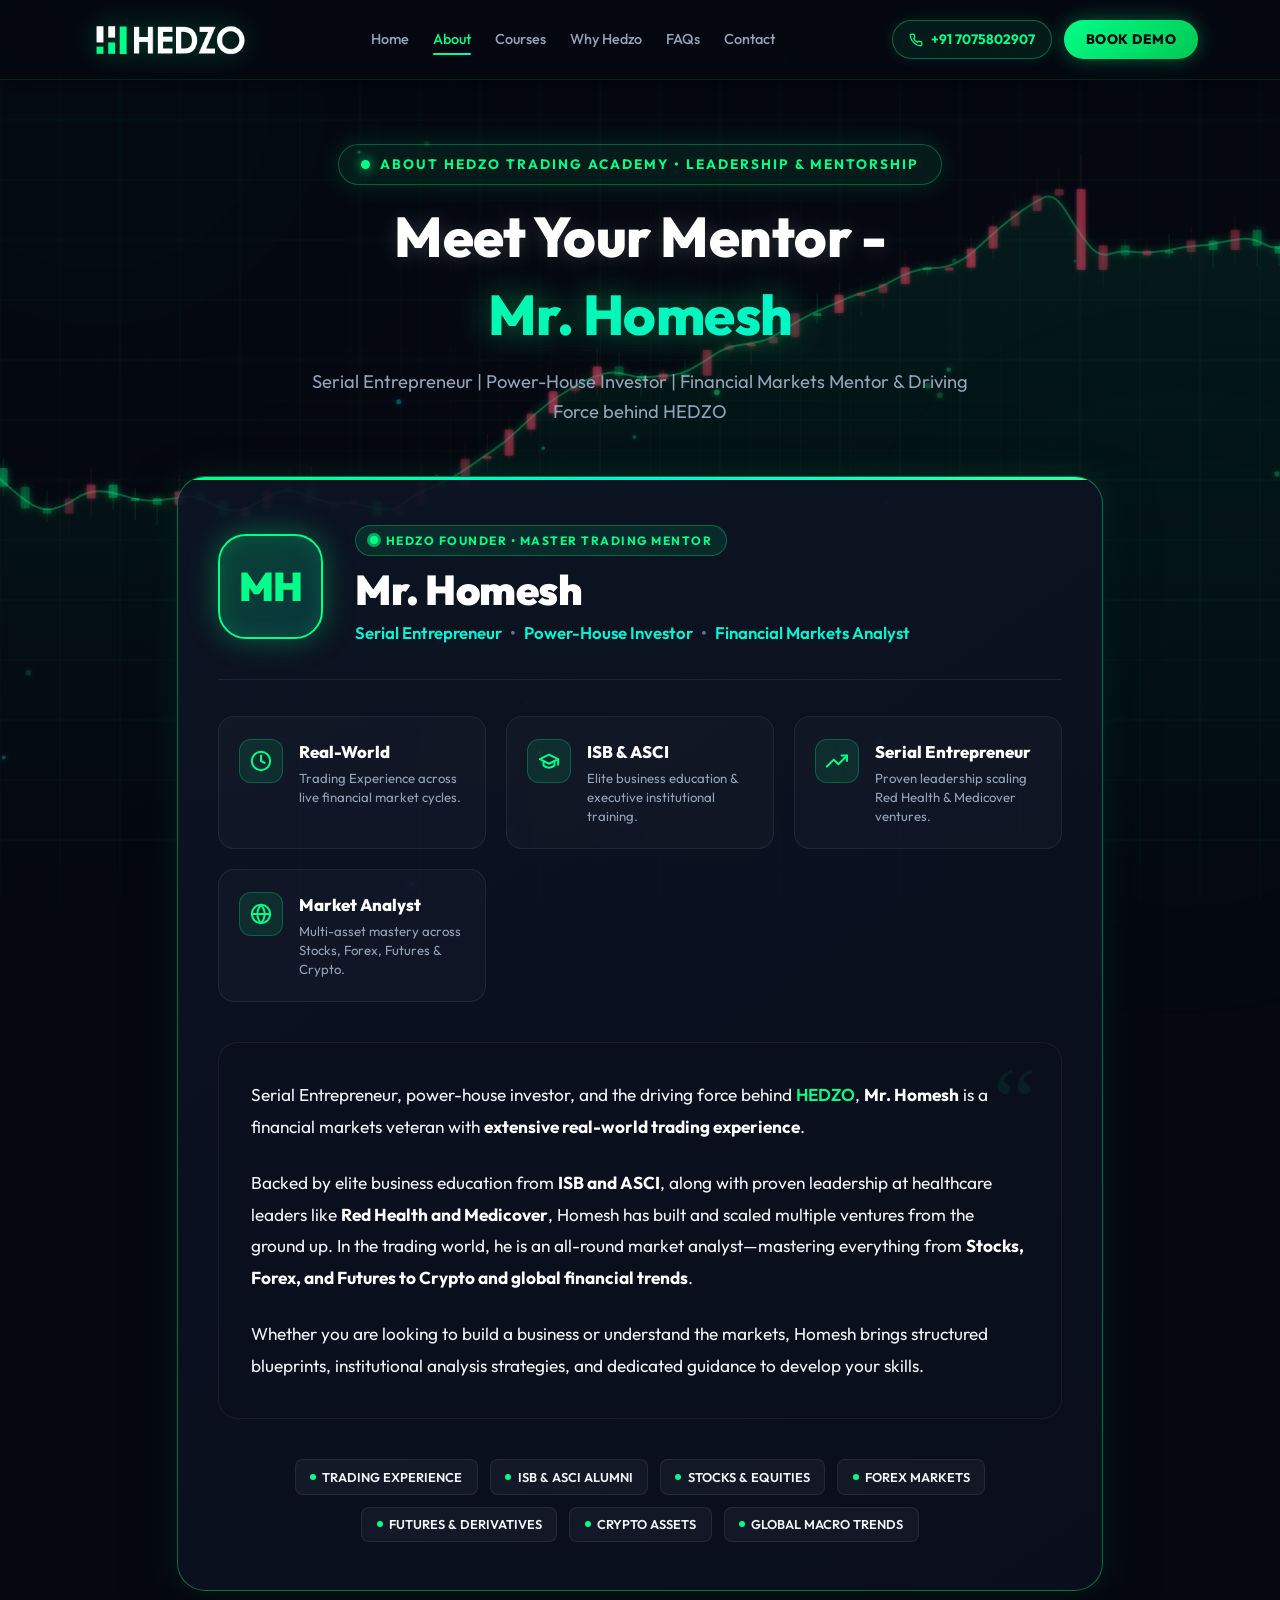
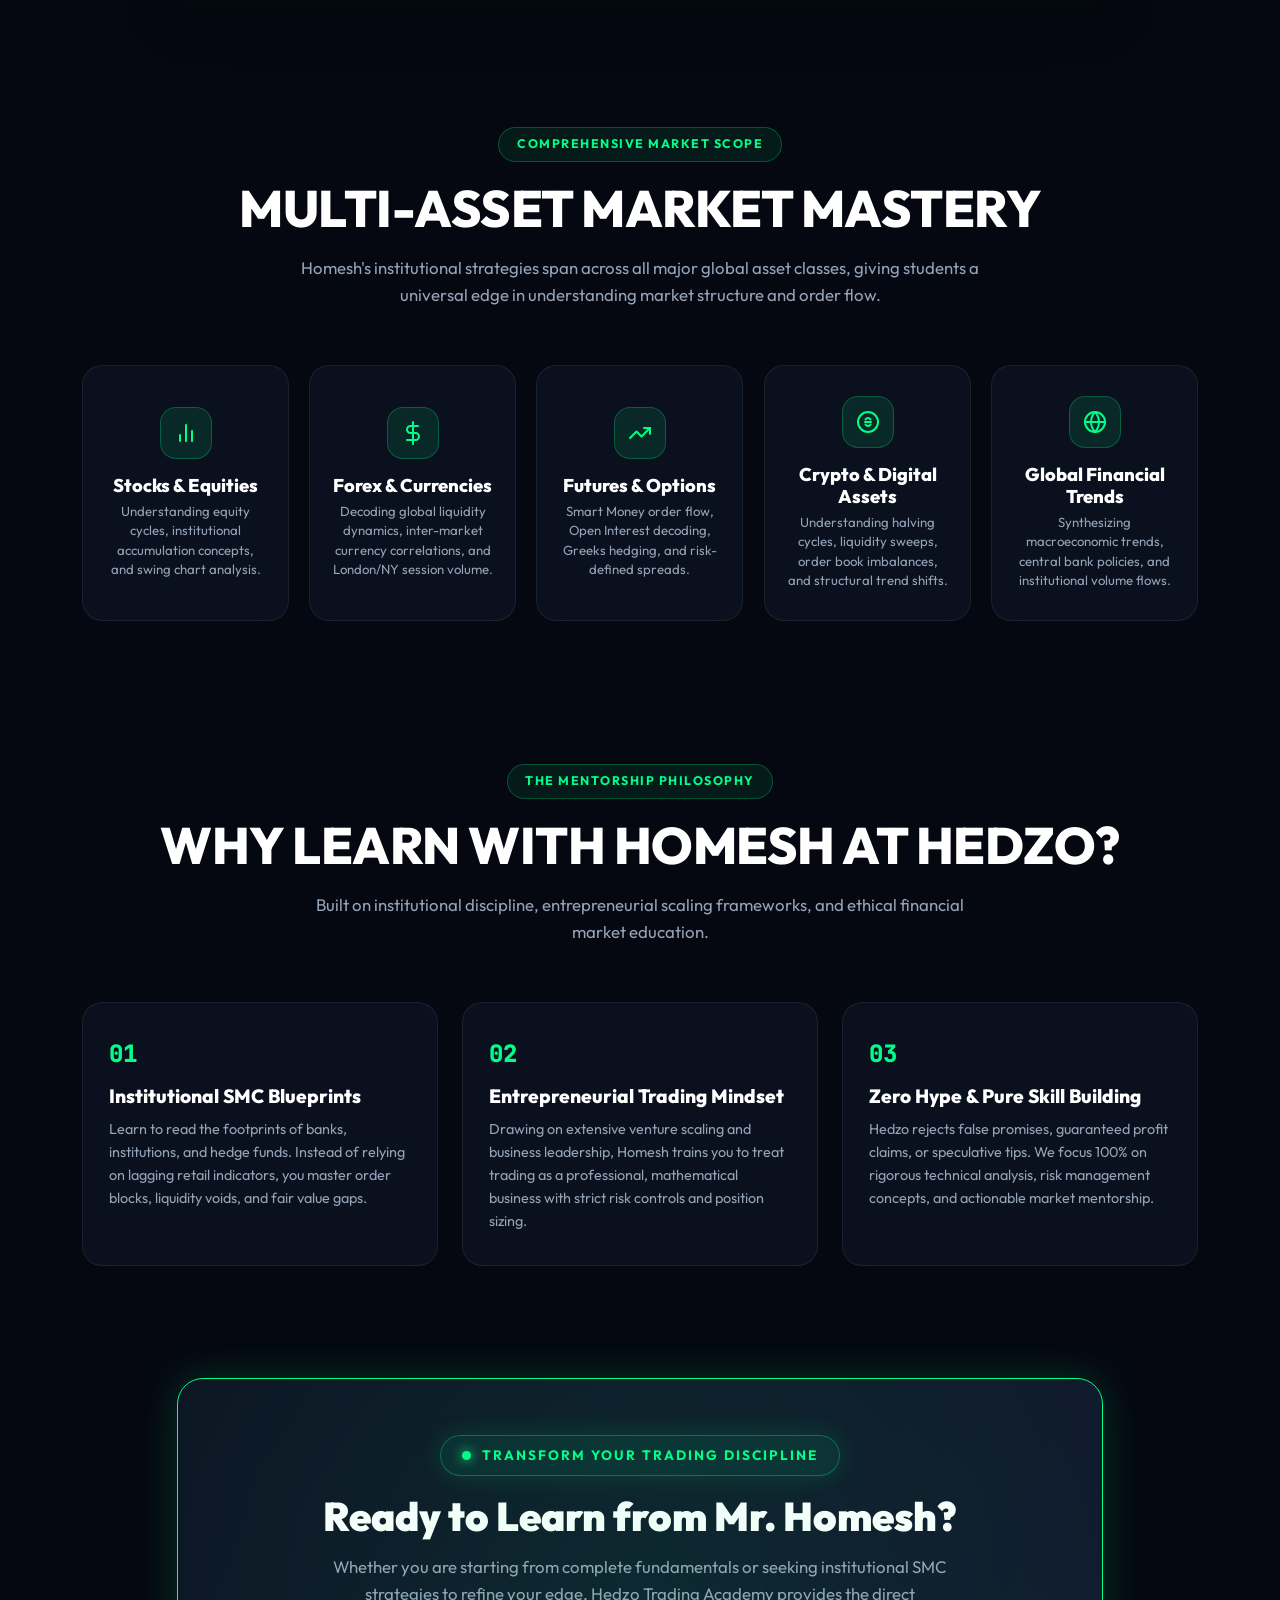
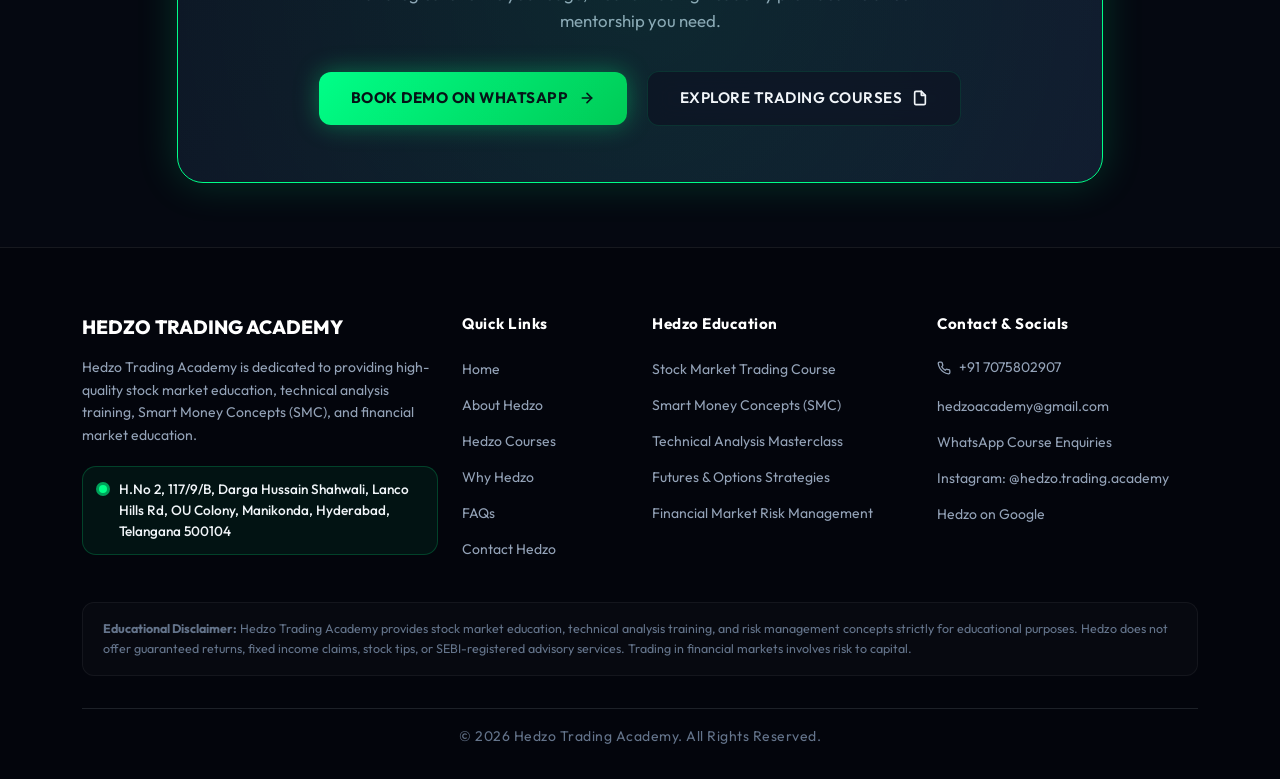
<file: about.html>
<!DOCTYPE html>
<html lang="en">
<head>
  <meta charset="UTF-8">
  <meta name="viewport" content="width=device-width, initial-scale=1.0">
  <meta http-equiv="X-UA-Compatible" content="ie=edge">
  
  <!-- SEO Title & Meta Description -->
  <title>About Hedzo Trading Academy | Meet Your Mentor</title>
  <meta name="description" content="Meet Mr. Homesh, financial markets mentor and the driving force behind Hedzo Trading Academy. Backed by elite ISB & ASCI business education with real-world trading experience across Stocks, Forex, Futures, and Crypto.">
  <meta name="keywords" content="Hedzo Trading Academy, About Hedzo, Mr Homesh, Meet Your Mentor Mr Homesh, Hedzo Mentor, Learn Trading with Hedzo, Hedzo Stock Market Education, Trading Courses by Hedzo, Financial Market Education, Technical Analysis, Smart Money Concepts, Stocks, Forex, Futures, Crypto">
  <meta name="author" content="Hedzo Trading Academy">
  <meta name="theme-color" content="#050811">
  <link rel="canonical" href="https://hedzo.co.in/about">

  <!-- OpenGraph Metadata -->
  <meta property="og:site_name" content="Hedzo Trading Academy">
  <meta property="og:title" content="About Hedzo Trading Academy | Meet Your Mentor">
  <meta property="og:description" content="Serial Entrepreneur, power-house investor, and the driving force behind HEDZO with real-world trading experience. Backed by ISB & ASCI education and proven leadership at Red Health and Medicover.">
  <meta property="og:type" content="profile">
  <meta property="og:url" content="https://hedzo.co.in/about">
  <meta property="og:image" content="https://hedzo.co.in/assets/logo/Hedzo.png">

  <!-- Twitter Card Metadata -->
  <meta name="twitter:card" content="summary_large_image">
  <meta name="twitter:title" content="About Hedzo Trading Academy | Meet Your Mentor">
  <meta name="twitter:description" content="Serial Entrepreneur, power-house investor, and the driving force behind HEDZO with real-world trading experience. Backed by ISB & ASCI education.">
  <meta name="twitter:image" content="https://hedzo.co.in/assets/logo/Hedzo.png">

  <!-- Favicon Links -->
  <link rel="icon" type="image/png" href="assets/favicon.png">
  <link rel="shortcut icon" type="image/png" href="assets/favicon.png">
  <link rel="apple-touch-icon" href="assets/favicon.png">
  
  <!-- Google Fonts: Outfit, Inter, JetBrains Mono -->
  <link rel="preconnect" href="https://fonts.googleapis.com">
  <link rel="preconnect" href="https://fonts.gstatic.com" crossorigin>
  <link href="https://fonts.googleapis.com/css2?family=Inter:wght@400;500;600;700&family=JetBrains+Mono:wght@500;700;800&family=Outfit:wght@400;500;600;700;800;900&display=swap" rel="stylesheet">
  
  <!-- Bootstrap 5 CSS (Grid & Utilities) -->
  <link href="https://cdn.jsdelivr.net/npm/bootstrap@5.3.3/dist/css/bootstrap.min.css" rel="stylesheet" integrity="sha384-QWTKZyjpPEjISv5WaRU9OFeRpok6YctnYmDr5pNlyT2bRjXh0JMhjY6hW+ALEwIH" crossorigin="anonymous">
  
  <!-- AOS Animation Library -->
  <link rel="stylesheet" href="https://unpkg.com/aos@next/dist/aos.css" />

  <!-- Master Stylesheet -->
  <link rel="stylesheet" href="css/style.css?v=2.1">

  <!-- JSON-LD Structured Data: AboutPage & Person (Mr. Homesh) -->
  <script type="application/ld+json">
  {
    "@context": "https://schema.org",
    "@type": "AboutPage",
    "name": "About Hedzo Trading Academy - Meet Your Mentor Mr. Homesh",
    "description": "Learn about Mr. Homesh and Hedzo Trading Academy's mission to provide elite institutional trading mentorship.",
    "url": "https://hedzo.co.in/about",
    "mainEntity": {
      "@type": "Person",
      "name": "Mr. Homesh",
      "jobTitle": "Founder & Master Trading Mentor",
      "alumniOf": ["Indian School of Business (ISB)", "Administrative Staff College of India (ASCI)"],
      "description": "Serial Entrepreneur, power-house investor, and the driving force behind HEDZO with real-world trading experience across Stocks, Forex, Futures, and Crypto.",
      "worksFor": {
        "@type": "EducationalOrganization",
        "name": "Hedzo Trading Academy",
        "url": "https://hedzo.co.in"
      }
    }
  }
  </script>

  <!-- Google Ads Contact Conversion Tracking -->
  <script>
  function gtag_report_conversion(url) {
    var callback = function () {
      if (typeof(url) != 'undefined') {
        window.location = url;
      }
    };
    gtag('event', 'conversion', {
        'send_to': 'AW-18402641365/_skOCIvKk-scENWLiMdE',
        'event_callback': callback
    });
    return false;
  }
  </script>
</head>
<body class="dark-theme">

  <!-- Dynamic Trading Canvas Background (Exact Match to index.html) -->
  <div class="canvas-wrapper">
    <canvas id="trading-canvas"></canvas>
  </div>

  <!-- Ambient Glows & Grid Overlay (Exact Match to index.html) -->
  <div class="ambient-glow glow-top-left"></div>
  <div class="ambient-glow glow-center-right"></div>
  <div class="ambient-glow glow-bottom-center"></div>
  <div class="grid-overlay"></div>

  <!-- Main Webpage Wrapper -->
  <div class="page-wrapper">

    <!-- Top Navigation / Header (Synchronized Global Navbar) -->
    <header class="top-navbar" id="topHeader">
      <div class="container">
        <div class="d-flex align-items-center justify-content-between">
          <a href="/" class="navbar-brand-wrapper" aria-label="Hedzo Trading Academy Home">
            <img 
              src="https://hedzo.co.in/assets/logo/Hedzo.png" 
              alt="Hedzo Trading Academy Logo" 
              class="brand-logo-img" 
              onerror="this.onerror=null; this.src='assets/Hedzo.png';"
            >
          </a>

          <!-- Desktop Links -->
          <ul class="nav-links-desktop">
            <li><a href="/" class="nav-link-custom">Home</a></li>
            <li><a href="/about" class="nav-link-custom active">About</a></li>
            <li><a href="/courses" class="nav-link-custom">Courses</a></li>
            <li><a href="/why-hedzo" class="nav-link-custom">Why Hedzo</a></li>
            <li><a href="/faqs" class="nav-link-custom">FAQs</a></li>
            <li><a href="/contact" class="nav-link-custom" onclick="return gtag_report_conversion('/contact')">Contact</a></li>
          </ul>

          <div class="navbar-action-buttons">
            <!-- Always-visible Call Button (Desktop + Mobile) -->
            <a href="tel:+917075802907" class="navbar-call-btn" id="navCallBtn" title="Call Hedzo Trading Academy: +91 7075802907" aria-label="Call +91 7075802907" onclick="return gtag_report_conversion('tel:+917075802907')">
              <svg width="14" height="14" viewBox="0 0 24 24" fill="none" stroke="currentColor" stroke-width="2.2" stroke-linecap="round" stroke-linejoin="round" class="call-icon">
                <path d="M22 16.92v3a2 2 0 0 1-2.18 2 19.79 19.79 0 0 1-8.63-3.07 19.5 19.5 0 0 1-6-6 19.79 19.79 0 0 1-3.07-8.67A2 2 0 0 1 4.11 2h3a2 2 0 0 1 2 1.72 12.84 12.84 0 0 0 .7 2.81 2 2 0 0 1-.45 2.11L8.09 9.91a16 16 0 0 0 6 6l1.27-1.27a2 2 0 0 1 2.11-.45 12.84 12.84 0 0 0 2.81.7A2 2 0 0 1 22 16.92z"></path>
              </svg>
              <span class="call-text d-none d-sm-inline">+91 7075802907</span>
              <span class="call-text d-inline d-sm-none">Call</span>
            </a>

            <!-- 🟢 BOOK DEMO Button: Visible on DESKTOP navbar ONLY (hidden on mobile navbar) -->
            <a href="https://wa.me/917075802907?text=Hi%2C%20I%20want%20to%20book%20a%20free%20demo%20class%20at%20Hedzo%20Trading%20Academy." target="_blank" rel="noopener noreferrer" class="btn-navbar-book-demo d-none d-lg-inline-flex" id="navBookDemoBtn" aria-label="Book Free Demo Class on WhatsApp" onclick="return gtag_report_conversion('https://wa.me/917075802907?text=Hi%2C%20I%20want%20to%20book%20a%20free%20demo%20class%20at%20Hedzo%20Trading%20Academy.')">
              <span>BOOK DEMO</span>
            </a>

            <!-- Mobile Hamburger Toggle Button -->
            <button class="nav-toggle-btn" id="navToggleBtn" aria-label="Toggle navigation menu" aria-expanded="false">
              <svg width="22" height="22" viewBox="0 0 24 24" fill="none" stroke="currentColor" stroke-width="2" stroke-linecap="round" stroke-linejoin="round">
                <line x1="4" y1="6" x2="20" y2="6"></line>
                <line x1="4" y1="12" x2="20" y2="12"></line>
                <line x1="4" y1="18" x2="20" y2="18"></line>
              </svg>
            </button>
          </div>
        </div>
      </div>
    </header>

    <!-- Mobile Navigation Drawer -->
    <div class="mobile-nav-drawer" id="mobileNavDrawer">
      <ul class="mobile-nav-list">
        <li><a href="/" class="mobile-nav-link"><span>Home</span> <span>&rarr;</span></a></li>
        <li><a href="/about" class="mobile-nav-link active"><span>About Us</span> <span>&rarr;</span></a></li>
        <li><a href="/courses" class="mobile-nav-link"><span>Courses</span> <span>&rarr;</span></a></li>
        <li><a href="/why-hedzo" class="mobile-nav-link"><span>Why Hedzo</span> <span>&rarr;</span></a></li>
        <li><a href="/faqs" class="mobile-nav-link"><span>FAQs</span> <span>&rarr;</span></a></li>
        <li><a href="/contact" class="mobile-nav-link" onclick="return gtag_report_conversion('/contact')"><span>Contact Us</span> <span>&rarr;</span></a></li>
      </ul>
      <a href="https://wa.me/917075802907?text=Hi%2C%20I%20want%20to%20book%20a%20free%20demo%20class%20at%20Hedzo%20Trading%20Academy." target="_blank" rel="noopener noreferrer" class="btn-navbar-book-demo w-100 justify-content-center" id="mobileDrawerBookDemoBtn" aria-label="Book Free Demo Class on WhatsApp" onclick="return gtag_report_conversion('https://wa.me/917075802907?text=Hi%2C%20I%20want%20to%20book%20a%20free%20demo%20class%20at%20Hedzo%20Trading%20Academy.')">
        <span>BOOK DEMO</span>
      </a>
    </div>

    <!-- Main About Page Content -->
    <main>
      <!-- Section 1: Hero & Meet Your Mentor Profile -->
      <section class="about-hero-section" id="aboutMentorSection">
        <div class="container">
          
          <!-- Top Badge & Main Heading -->
          <div class="text-center mb-5 reveal-on-scroll" data-aos="fade-down" data-aos-duration="650">
            <div class="hero-badge-pill mb-3">
              <span class="pulse-indicator"></span>
              <span>ABOUT HEDZO TRADING ACADEMY &bull; LEADERSHIP &amp; MENTORSHIP</span>
            </div>
            <h1 class="hero-title mb-3">
              <span class="title-white">Meet Your Mentor -</span>
              <span class="title-neon">Mr. Homesh</span>
            </h1>
            <p class="hero-subtitle mb-0">
              Serial Entrepreneur | Power-House Investor | Financial Markets Mentor &amp; Driving Force behind HEDZO
            </p>
          </div>

          <!-- Large Mentor Showcase Card -->
          <div class="row justify-content-center">
            <div class="col-12 col-lg-11 col-xl-10 reveal-on-scroll" data-aos="fade-up" data-aos-duration="750">
              <div class="mentor-showcase-card">
                
                <!-- Profile Header Area -->
                <div class="mentor-profile-header">
                  <!-- Monogram Mentor Badge Placeholder (No invented photo) -->
                  <div class="mentor-avatar-badge-lg" title="Mr. Homesh - Hedzo Trading Academy">
                    <span>MH</span>
                  </div>

                  <div class="mentor-header-info">
                    <div class="mentor-badge-label">
                      <span class="live-dot"></span>
                      <span>HEDZO FOUNDER &bull; MASTER TRADING MENTOR</span>
                    </div>
                    <h2 class="mentor-name-heading">Mr. Homesh</h2>
                    <div class="mentor-subtitle-tag">
                      <span>Serial Entrepreneur</span>
                      <span class="divider-bullet">&bull;</span>
                      <span>Power-House Investor</span>
                      <span class="divider-bullet">&bull;</span>
                      <span>Financial Markets Analyst</span>
                    </div>
                  </div>
                </div>

                <!-- 4 Highlights Credentials Bar -->
                <div class="mentor-credentials-bar">
                  <div class="credential-card">
                    <div class="credential-icon-box" aria-hidden="true">
                      <svg width="22" height="22" viewBox="0 0 24 24" fill="none" stroke="currentColor" stroke-width="2.2" stroke-linecap="round" stroke-linejoin="round">
                        <circle cx="12" cy="12" r="10"></circle>
                        <polyline points="12 6 12 12 16 14"></polyline>
                      </svg>
                    </div>
                    <div>
                      <div class="credential-title">Real-World</div>
                      <p class="credential-desc">Trading Experience across live financial market cycles.</p>
                    </div>
                  </div>

                  <div class="credential-card">
                    <div class="credential-icon-box" aria-hidden="true">
                      <svg width="22" height="22" viewBox="0 0 24 24" fill="none" stroke="currentColor" stroke-width="2.2" stroke-linecap="round" stroke-linejoin="round">
                        <path d="M22 10v6M2 10l10-5 10 5-10 5z"></path>
                        <path d="M6 12v5c3 3 9 3 12 0v-5"></path>
                      </svg>
                    </div>
                    <div>
                      <div class="credential-title">ISB &amp; ASCI</div>
                      <p class="credential-desc">Elite business education &amp; executive institutional training.</p>
                    </div>
                  </div>

                  <div class="credential-card">
                    <div class="credential-icon-box" aria-hidden="true">
                      <svg width="22" height="22" viewBox="0 0 24 24" fill="none" stroke="currentColor" stroke-width="2.2" stroke-linecap="round" stroke-linejoin="round">
                        <polyline points="23 6 13.5 15.5 8.5 10.5 1 18"></polyline>
                        <polyline points="17 6 23 6 23 12"></polyline>
                      </svg>
                    </div>
                    <div>
                      <div class="credential-title">Serial Entrepreneur</div>
                      <p class="credential-desc">Proven leadership scaling Red Health &amp; Medicover ventures.</p>
                    </div>
                  </div>

                  <div class="credential-card">
                    <div class="credential-icon-box" aria-hidden="true">
                      <svg width="22" height="22" viewBox="0 0 24 24" fill="none" stroke="currentColor" stroke-width="2.2" stroke-linecap="round" stroke-linejoin="round">
                        <circle cx="12" cy="12" r="10"></circle>
                        <line x1="2" y1="12" x2="22" y2="12"></line>
                        <path d="M12 2a15.3 15.3 0 0 1 4 10 15.3 15.3 0 0 1-4 10 15.3 15.3 0 0 1-4-10 15.3 15.3 0 0 1 4-10z"></path>
                      </svg>
                    </div>
                    <div>
                      <div class="credential-title">Market Analyst</div>
                      <p class="credential-desc">Multi-asset mastery across Stocks, Forex, Futures &amp; Crypto.</p>
                    </div>
                  </div>
                </div>

                <!-- Long-Form Biography Card with Perfect Typography -->
                <div class="mentor-bio-box">
                  <p class="mentor-bio-text">
                    Serial Entrepreneur, power-house investor, and the driving force behind <strong class="highlight-text">HEDZO</strong>, <strong>Mr. Homesh</strong> is a financial markets veteran with <strong>extensive real-world trading experience</strong>.
                  </p>
                  <p class="mentor-bio-text">
                    Backed by elite business education from <strong>ISB and ASCI</strong>, along with proven leadership at healthcare leaders like <strong>Red Health and Medicover</strong>, Homesh has built and scaled multiple ventures from the ground up. In the trading world, he is an all-round market analyst—mastering everything from <strong>Stocks, Forex, and Futures to Crypto and global financial trends</strong>.
                  </p>
                  <p class="mentor-bio-text">
                    Whether you are looking to build a business or understand the markets, Homesh brings structured blueprints, institutional analysis strategies, and dedicated guidance to develop your skills.
                  </p>
                </div>

                <!-- Quick Visual Pill Indicators -->
                <div class="markets-pill-bar justify-content-center mb-0">
                  <span class="market-chip"><span class="market-chip-icon"></span> TRADING EXPERIENCE</span>
                  <span class="market-chip"><span class="market-chip-icon"></span> ISB &amp; ASCI ALUMNI</span>
                  <span class="market-chip"><span class="market-chip-icon"></span> STOCKS &amp; EQUITIES</span>
                  <span class="market-chip"><span class="market-chip-icon"></span> FOREX MARKETS</span>
                  <span class="market-chip"><span class="market-chip-icon"></span> FUTURES &amp; DERIVATIVES</span>
                  <span class="market-chip"><span class="market-chip-icon"></span> CRYPTO ASSETS</span>
                  <span class="market-chip"><span class="market-chip-icon"></span> GLOBAL MACRO TRENDS</span>
                </div>

              </div>
            </div>
          </div>

        </div>
      </section>

      <!-- Section 2: Multi-Asset Market Mastery -->
      <section class="pillars-section" id="marketPillars">
        <div class="container">
          <div class="section-label-center reveal-on-scroll" data-aos="fade-up" data-aos-duration="650">
            <span class="section-badge-pill">COMPREHENSIVE MARKET SCOPE</span>
            <h2 class="section-main-heading">MULTI-ASSET MARKET MASTERY</h2>
            <p class="section-sub-desc">
              Homesh's institutional strategies span across all major global asset classes, giving students a universal edge in understanding market structure and order flow.
            </p>
          </div>

          <div class="asset-pillars-grid">
            <!-- Pillar 1: Stocks -->
            <div class="pillar-card reveal-on-scroll" data-aos="fade-up" data-aos-duration="600" data-aos-delay="50">
              <div class="pillar-icon-box" aria-hidden="true">
                <svg width="24" height="24" viewBox="0 0 24 24" fill="none" stroke="currentColor" stroke-width="2" stroke-linecap="round" stroke-linejoin="round">
                  <line x1="18" y1="20" x2="18" y2="10"></line>
                  <line x1="12" y1="20" x2="12" y2="4"></line>
                  <line x1="6" y1="20" x2="6" y2="14"></line>
                </svg>
              </div>
              <h3 class="pillar-title">Stocks &amp; Equities</h3>
              <p class="pillar-desc">Understanding equity cycles, institutional accumulation concepts, and swing chart analysis.</p>
            </div>

            <!-- Pillar 2: Forex -->
            <div class="pillar-card reveal-on-scroll" data-aos="fade-up" data-aos-duration="600" data-aos-delay="100">
              <div class="pillar-icon-box" aria-hidden="true">
                <svg width="24" height="24" viewBox="0 0 24 24" fill="none" stroke="currentColor" stroke-width="2" stroke-linecap="round" stroke-linejoin="round">
                  <line x1="12" y1="1" x2="12" y2="23"></line>
                  <path d="M17 5H9.5a3.5 3.5 0 0 0 0 7h5a3.5 3.5 0 0 1 0 7H6"></path>
                </svg>
              </div>
              <h3 class="pillar-title">Forex &amp; Currencies</h3>
              <p class="pillar-desc">Decoding global liquidity dynamics, inter-market currency correlations, and London/NY session volume.</p>
            </div>

            <!-- Pillar 3: Futures & Options -->
            <div class="pillar-card reveal-on-scroll" data-aos="fade-up" data-aos-duration="600" data-aos-delay="150">
              <div class="pillar-icon-box" aria-hidden="true">
                <svg width="24" height="24" viewBox="0 0 24 24" fill="none" stroke="currentColor" stroke-width="2" stroke-linecap="round" stroke-linejoin="round">
                  <polyline points="22 7 13.5 15.5 8.5 10.5 2 17"></polyline>
                  <polyline points="16 7 22 7 22 13"></polyline>
                </svg>
              </div>
              <h3 class="pillar-title">Futures &amp; Options</h3>
              <p class="pillar-desc">Smart Money order flow, Open Interest decoding, Greeks hedging, and risk-defined spreads.</p>
            </div>

            <!-- Pillar 4: Crypto -->
            <div class="pillar-card reveal-on-scroll" data-aos="fade-up" data-aos-duration="600" data-aos-delay="200">
              <div class="pillar-icon-box" aria-hidden="true">
                <svg width="24" height="24" viewBox="0 0 24 24" fill="none" stroke="currentColor" stroke-width="2" stroke-linecap="round" stroke-linejoin="round">
                  <circle cx="12" cy="12" r="10"></circle>
                  <path d="M9.5 9.5c.5-1 1.5-1.5 2.5-1.5s2 .5 2.5 1.5"></path>
                  <path d="M9.5 14.5c.5 1 1.5 1.5 2.5 1.5s2-.5 2.5-1.5"></path>
                  <line x1="9" y1="12" x2="15" y2="12"></line>
                </svg>
              </div>
              <h3 class="pillar-title">Crypto &amp; Digital Assets</h3>
              <p class="pillar-desc">Understanding halving cycles, liquidity sweeps, order book imbalances, and structural trend shifts.</p>
            </div>

            <!-- Pillar 5: Global Trends -->
            <div class="pillar-card reveal-on-scroll" data-aos="fade-up" data-aos-duration="600" data-aos-delay="250">
              <div class="pillar-icon-box" aria-hidden="true">
                <svg width="24" height="24" viewBox="0 0 24 24" fill="none" stroke="currentColor" stroke-width="2" stroke-linecap="round" stroke-linejoin="round">
                  <circle cx="12" cy="12" r="10"></circle>
                  <line x1="2" y1="12" x2="22" y2="12"></line>
                  <path d="M12 2a15.3 15.3 0 0 1 4 10 15.3 15.3 0 0 1-4 10 15.3 15.3 0 0 1-4-10 15.3 15.3 0 0 1 4-10z"></path>
                </svg>
              </div>
              <h3 class="pillar-title">Global Financial Trends</h3>
              <p class="pillar-desc">Synthesizing macroeconomic trends, central bank policies, and institutional volume flows.</p>
            </div>
          </div>
        </div>
      </section>

      <!-- Section 3: Educational Philosophy & Institutional Blueprints -->
      <section class="academy-section" id="philosophySection">
        <div class="container">
          <div class="section-label-center reveal-on-scroll" data-aos="fade-up" data-aos-duration="650">
            <span class="section-badge-pill">THE MENTORSHIP PHILOSOPHY</span>
            <h2 class="section-main-heading">WHY LEARN WITH HOMESH AT HEDZO?</h2>
            <p class="section-sub-desc">
              Built on institutional discipline, entrepreneurial scaling frameworks, and ethical financial market education.
            </p>
          </div>

          <div class="philosophy-grid">
            <!-- Philosophy Card 1 -->
            <div class="philosophy-card reveal-on-scroll" data-aos="fade-up" data-aos-duration="650" data-aos-delay="50">
              <div class="philosophy-num">01</div>
              <h3 class="philosophy-title">Institutional SMC Blueprints</h3>
              <p class="philosophy-desc">
                Learn to read the footprints of banks, institutions, and hedge funds. Instead of relying on lagging retail indicators, you master order blocks, liquidity voids, and fair value gaps.
              </p>
            </div>

            <!-- Philosophy Card 2 -->
            <div class="philosophy-card reveal-on-scroll" data-aos="fade-up" data-aos-duration="650" data-aos-delay="150">
              <div class="philosophy-num">02</div>
              <h3 class="philosophy-title">Entrepreneurial Trading Mindset</h3>
              <p class="philosophy-desc">
                Drawing on extensive venture scaling and business leadership, Homesh trains you to treat trading as a professional, mathematical business with strict risk controls and position sizing.
              </p>
            </div>

            <!-- Philosophy Card 3 -->
            <div class="philosophy-card reveal-on-scroll" data-aos="fade-up" data-aos-duration="650" data-aos-delay="250">
              <div class="philosophy-num">03</div>
              <h3 class="philosophy-title">Zero Hype &amp; Pure Skill Building</h3>
              <p class="philosophy-desc">
                Hedzo rejects false promises, guaranteed profit claims, or speculative tips. We focus 100% on rigorous technical analysis, risk management concepts, and actionable market mentorship.
              </p>
            </div>
          </div>
        </div>
      </section>

      <!-- Section 4: Strong Bottom CTA -->
      <section class="mentor-cta-section" id="mentorCta">
        <div class="container">
          <div class="row justify-content-center">
            <div class="col-12 col-lg-10 reveal-on-scroll" data-aos="zoom-in" data-aos-duration="700">
              <div class="mentor-cta-banner">
                <div class="hero-badge-pill mb-3">
                  <span class="pulse-indicator"></span>
                  <span>TRANSFORM YOUR TRADING DISCIPLINE</span>
                </div>
                <h2 class="mentor-cta-title">Ready to Learn from Mr. Homesh?</h2>
                <p class="mentor-cta-subtitle">
                  Whether you are starting from complete fundamentals or seeking institutional SMC strategies to refine your edge, Hedzo Trading Academy provides the direct mentorship you need.
                </p>
                
                <div class="hero-cta-group justify-content-center mb-0">
                  <a href="https://wa.me/917075802907?text=Hi%2C%20I%20want%20to%20book%20a%20free%20demo%20class%20and%20speak%20with%20Mr.%20Homesh%20at%20Hedzo%20Trading%20Academy." target="_blank" rel="noopener noreferrer" class="btn-hero-primary" onclick="return gtag_report_conversion('https://wa.me/917075802907?text=Hi%2C%20I%20want%20to%20book%20a%20free%20demo%20class%20and%20speak%20with%20Mr.%20Homesh%20at%20Hedzo%20Trading%20Academy.')">
                    <span>BOOK DEMO ON WHATSAPP</span>
                    <svg width="16" height="16" viewBox="0 0 24 24" fill="none" stroke="currentColor" stroke-width="2.5" stroke-linecap="round" stroke-linejoin="round">
                      <line x1="5" y1="12" x2="19" y2="12"></line>
                      <polyline points="12 5 19 12 12 19"></polyline>
                    </svg>
                  </a>

                  <a href="/courses" class="btn-hero-secondary">
                    <span>EXPLORE TRADING COURSES</span>
                    <svg width="16" height="16" viewBox="0 0 24 24" fill="none" stroke="currentColor" stroke-width="2.5" stroke-linecap="round" stroke-linejoin="round">
                      <path d="M14 2H6a2 2 0 0 0-2 2v16a2 2 0 0 0 2 2h12a2 2 0 0 0 2-2V8z"></path>
                      <polyline points="14 2 14 8 20 8"></polyline>
                    </svg>
                  </a>
                </div>
              </div>
            </div>
          </div>
        </div>
      </section>
    </main>

    <!-- Multi-Column Academy Footer -->
    <footer class="main-footer-enhanced" id="mainFooter">
      <div class="container">
        <div class="row g-4 mb-4">
          <!-- Column 1: Brand -->
          <div class="col-12 col-lg-4">
            <div class="footer-brand-title">HEDZO TRADING ACADEMY</div>
            <p class="footer-desc">
              Hedzo Trading Academy is dedicated to providing high-quality stock market education, technical analysis training, Smart Money Concepts (SMC), and financial market education.
            </p>
            <div class="footer-location-badge">
              <span class="live-dot"></span>
              <span>H.No 2, 117/9/B, Darga Hussain Shahwali, Lanco Hills Rd, OU Colony, Manikonda, Hyderabad, Telangana 500104</span>
            </div>
          </div>

          <!-- Column 2: Navigation -->
          <div class="col-6 col-md-3 col-lg-2">
            <div class="footer-col-heading">Quick Links</div>
            <ul class="footer-link-list">
              <li class="footer-link-item"><a href="/">Home</a></li>
              <li class="footer-link-item"><a href="/about">About Hedzo</a></li>
              <li class="footer-link-item"><a href="/courses">Hedzo Courses</a></li>
              <li class="footer-link-item"><a href="/why-hedzo">Why Hedzo</a></li>
              <li class="footer-link-item"><a href="/faqs">FAQs</a></li>
              <li class="footer-link-item"><a href="/contact" onclick="return gtag_report_conversion('/contact')">Contact Hedzo</a></li>
            </ul>
          </div>

          <!-- Column 3: Course Topics -->
          <div class="col-6 col-md-3 col-lg-3">
            <div class="footer-col-heading">Hedzo Education</div>
            <ul class="footer-link-list">
              <li class="footer-link-item"><a href="/courses">Stock Market Trading Course</a></li>
              <li class="footer-link-item"><a href="/courses">Smart Money Concepts (SMC)</a></li>
              <li class="footer-link-item"><a href="/courses">Technical Analysis Masterclass</a></li>
              <li class="footer-link-item"><a href="/courses">Futures &amp; Options Strategies</a></li>
              <li class="footer-link-item"><a href="/courses">Financial Market Risk Management</a></li>
            </ul>
          </div>

          <!-- Column 4: Contact Summary -->
          <div class="col-12 col-md-6 col-lg-3">
            <div class="footer-col-heading">Contact &amp; Socials</div>
            <ul class="footer-link-list">
              <li class="footer-link-item">
                <a href="tel:+917075802907" class="d-inline-flex align-items-center gap-2" onclick="return gtag_report_conversion('tel:+917075802907')">
                  <svg width="14" height="14" viewBox="0 0 24 24" fill="none" stroke="currentColor" stroke-width="2.2" stroke-linecap="round" stroke-linejoin="round">
                    <path d="M22 16.92v3a2 2 0 0 1-2.18 2 19.79 19.79 0 0 1-8.63-3.07 19.5 19.5 0 0 1-6-6 19.79 19.79 0 0 1-3.07-8.67A2 2 0 0 1 4.11 2h3a2 2 0 0 1 2 1.72 12.84 12.84 0 0 0 .7 2.81 2 2 0 0 1-.45 2.11L8.09 9.91a16 16 0 0 0 6 6l1.27-1.27a2 2 0 0 1 2.11-.45 12.84 12.84 0 0 0 2.81.7A2 2 0 0 1 22 16.92z"></path>
                  </svg>
                  <span>+91 7075802907</span>
                </a>
              </li>
              <li class="footer-link-item">
                <a href="mailto:hedzoacademy@gmail.com" onclick="return gtag_report_conversion('mailto:hedzoacademy@gmail.com')">hedzoacademy@gmail.com</a>
              </li>
              <li class="footer-link-item">
                <a href="https://wa.me/917075802907" target="_blank" rel="noopener noreferrer" onclick="return gtag_report_conversion('https://wa.me/917075802907')">WhatsApp Course Enquiries</a>
              </li>
              <li class="footer-link-item">
                <a href="https://www.instagram.com/hedzo.trading.academy?igsi=MXUzdnVzanM0ZXdyYg==" target="_blank" rel="noopener noreferrer">Instagram: @hedzo.trading.academy</a>
              </li>
              <li class="footer-link-item">
                <a href="https://share.google/PA1BuHLwv5aj3FNFn" target="_blank" rel="noopener noreferrer">Hedzo on Google</a>
              </li>
            </ul>
          </div>
        </div>

        <!-- Educational Disclaimer Box -->
        <div class="disclaimer-box">
          <strong>Educational Disclaimer:</strong> Hedzo Trading Academy provides stock market education, technical analysis training, and risk management concepts strictly for educational purposes. Hedzo does not offer guaranteed returns, fixed income claims, stock tips, or SEBI-registered advisory services. Trading in financial markets involves risk to capital.
        </div>

        <div class="text-center pt-3 border-top border-secondary border-opacity-25">
          <p class="copyright-text mb-0">
            &copy; 2026 Hedzo Trading Academy. All Rights Reserved.
          </p>
        </div>
      </div>
    </footer>

  </div>

  <!-- Toast Notification Container -->
  <div id="toastContainer" class="toast-container-custom" aria-live="polite"></div>

  <!-- Custom & Library Scripts -->
  <script src="https://unpkg.com/aos@next/dist/aos.js"></script>
  <script src="js/trading-canvas.js?v=2.1"></script>
  <script src="js/app.js?v=2.1"></script>
</body>
</html>
</file>
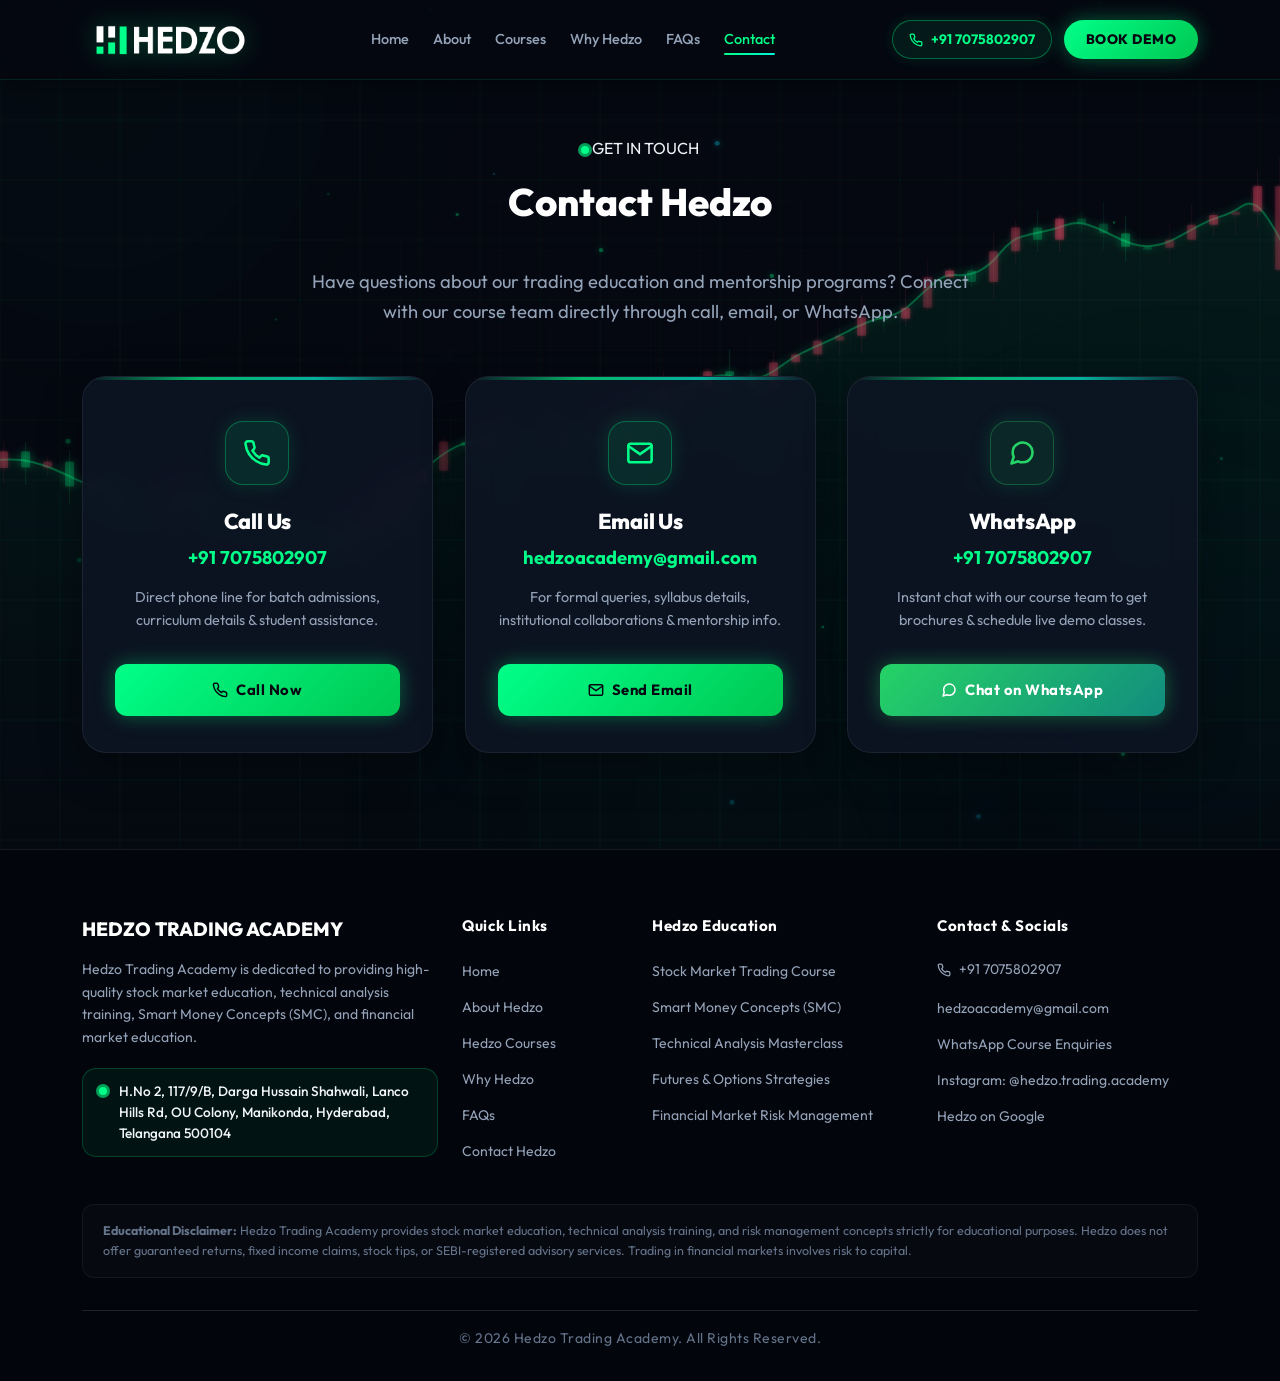
<file: contact.html>
<!DOCTYPE html>
<html lang="en">
<head>
  <meta charset="UTF-8">
  <meta name="viewport" content="width=device-width, initial-scale=1.0">
  <meta http-equiv="X-UA-Compatible" content="IE=edge">
  
  <!-- Primary SEO Meta Tags -->
  <title>Contact Hedzo Trading Academy | Call, Email &amp; WhatsApp</title>
  <meta name="title" content="Contact Hedzo Trading Academy | Call, Email &amp; WhatsApp">
  <meta name="description" content="Get in touch with Hedzo Trading Academy in Hyderabad. Reach our mentors and course team directly via phone (+91 7075802907), WhatsApp, or email.">
  <meta name="keywords" content="Contact Hedzo, Hedzo Trading Academy Contact, Stock Market Courses Hyderabad, Trading Mentorship Hyderabad, Learn Trading Contact, Hedzo Phone Number">
  <meta name="author" content="Hedzo Trading Academy">
  <meta name="theme-color" content="#050811">
  <link rel="canonical" href="https://hedzo.co.in/contact">

  <!-- Open Graph / Facebook -->
  <meta property="og:site_name" content="Hedzo Trading Academy">
  <meta property="og:type" content="website">
  <meta property="og:url" content="https://hedzo.co.in/contact">
  <meta property="og:title" content="Contact Hedzo Trading Academy | Call, Email &amp; WhatsApp">
  <meta property="og:description" content="Connect directly with Hedzo Trading Academy mentors and academic advisors via Phone, Email, or WhatsApp.">
  <meta property="og:image" content="https://hedzo.co.in/assets/logo/Hedzo.png">

  <!-- Twitter / X Card -->
  <meta property="twitter:card" content="summary_large_image">
  <meta property="twitter:url" content="https://hedzo.co.in/contact">
  <meta property="twitter:title" content="Contact Hedzo Trading Academy | Call, Email &amp; WhatsApp">
  <meta property="twitter:description" content="Connect with our mentors and academic advisors for batch details and demo class registration.">
  <meta property="twitter:image" content="https://hedzo.co.in/assets/logo/Hedzo.png">

  <!-- Favicon Links -->
  <link rel="icon" type="image/png" href="assets/favicon.png">
  <link rel="shortcut icon" type="image/png" href="assets/favicon.png">
  <link rel="apple-touch-icon" href="assets/favicon.png">

  <!-- Google Fonts: Outfit, Inter & JetBrains Mono -->
  <link rel="preconnect" href="https://fonts.googleapis.com">
  <link rel="preconnect" href="https://fonts.gstatic.com" crossorigin>
  <link href="https://fonts.googleapis.com/css2?family=Inter:wght@400;500;600;700&family=JetBrains+Mono:wght@500;700;800&family=Outfit:wght@400;500;600;700;800;900&display=swap" rel="stylesheet">

  <!-- Bootstrap 5 CSS -->
  <link href="https://cdn.jsdelivr.net/npm/bootstrap@5.3.3/dist/css/bootstrap.min.css" rel="stylesheet" integrity="sha384-QWTKZyjpPEjISv5WaRU9OFeRpok6YctnYmDr5pNlyT2bRjXh0JMhjY6hW+ALEwIH" crossorigin="anonymous">

  <!-- AOS Animation CSS -->
  <link rel="stylesheet" href="https://unpkg.com/aos@next/dist/aos.css" />

  <!-- Custom Master Stylesheet -->
  <link rel="stylesheet" href="css/style.css?v=2.1">

  <!-- Schema.org JSON-LD Structured Data -->
  <script type="application/ld+json">
  {
    "@context": "https://schema.org",
    "@type": "ContactPage",
    "name": "Contact Hedzo Trading Academy",
    "description": "Contact information and course support desk for Hedzo Trading Academy in Manikonda, Hyderabad.",
    "url": "https://hedzo.co.in/contact",
    "mainEntity": {
      "@type": "EducationalOrganization",
      "name": "Hedzo Trading Academy",
      "telephone": "+91-7075802907",
      "email": "hedzoacademy@gmail.com",
      "address": {
        "@type": "PostalAddress",
        "streetAddress": "H.No 2, 117/9/B, Darga Hussain Shahwali, Lanco Hills Rd, OU Colony, Manikonda",
        "addressLocality": "Hyderabad",
        "addressRegion": "Telangana",
        "postalCode": "500104",
        "addressCountry": "IN"
      }
    }
  }
  </script>

  <!-- Google Ads Contact Conversion Tracking -->
  <script>
  function gtag_report_conversion(url) {
    var callback = function () {
      if (typeof(url) != 'undefined') {
        window.location = url;
      }
    };
    gtag('event', 'conversion', {
        'send_to': 'AW-18402641365/_skOCIvKk-scENWLiMdE',
        'event_callback': callback
    });
    return false;
  }
  </script>
</head>
<body>

  <!-- Background Animated Canvas (Exact Match to index.html) -->
  <div class="canvas-wrapper">
    <canvas id="trading-canvas"></canvas>
  </div>

  <!-- Ambient Glow Effects (Exact Match to index.html) -->
  <div class="ambient-glow glow-top-left"></div>
  <div class="ambient-glow glow-center-right"></div>
  <div class="ambient-glow glow-bottom-center"></div>
  <div class="grid-overlay"></div>

  <!-- Main Webpage Wrapper -->
  <div class="page-wrapper">

    <!-- Top Navigation / Header -->
    <header class="top-navbar" id="topHeader">
      <div class="container">
        <div class="d-flex align-items-center justify-content-between">
          <a href="/" class="navbar-brand-wrapper" aria-label="Hedzo Trading Academy Home">
            <img 
              src="https://hedzo.co.in/assets/logo/Hedzo.png" 
              alt="Hedzo Trading Academy Logo" 
              class="brand-logo-img" 
              onerror="this.onerror=null; this.src='assets/Hedzo.png';"
            >
          </a>

          <!-- Desktop Links (Unified Global Navbar) -->
          <ul class="nav-links-desktop">
            <li><a href="/" class="nav-link-custom">Home</a></li>
            <li><a href="/about" class="nav-link-custom">About</a></li>
            <li><a href="/courses" class="nav-link-custom">Courses</a></li>
            <li><a href="/why-hedzo" class="nav-link-custom">Why Hedzo</a></li>
            <li><a href="/faqs" class="nav-link-custom">FAQs</a></li>
            <li><a href="/contact" class="nav-link-custom active" onclick="return gtag_report_conversion('/contact')">Contact</a></li>
          </ul>

          <div class="navbar-action-buttons">
            <!-- Always-visible Call Button (Desktop + Mobile) -->
            <a href="tel:+917075802907" class="navbar-call-btn" id="navCallBtn" title="Call Hedzo Trading Academy: +91 7075802907" aria-label="Call +91 7075802907" onclick="return gtag_report_conversion('tel:+917075802907')">
              <svg width="14" height="14" viewBox="0 0 24 24" fill="none" stroke="currentColor" stroke-width="2.2" stroke-linecap="round" stroke-linejoin="round" class="call-icon">
                <path d="M22 16.92v3a2 2 0 0 1-2.18 2 19.79 19.79 0 0 1-8.63-3.07 19.5 19.5 0 0 1-6-6 19.79 19.79 0 0 1-3.07-8.67A2 2 0 0 1 4.11 2h3a2 2 0 0 1 2 1.72 12.84 12.84 0 0 0 .7 2.81 2 2 0 0 1-.45 2.11L8.09 9.91a16 16 0 0 0 6 6l1.27-1.27a2 2 0 0 1 2.11-.45 12.84 12.84 0 0 0 2.81.7A2 2 0 0 1 22 16.92z"></path>
              </svg>
              <span class="call-text d-none d-sm-inline">+91 7075802907</span>
              <span class="call-text d-inline d-sm-none">Call</span>
            </a>

            <!-- 🟢 BOOK DEMO Button: Visible on DESKTOP navbar ONLY (hidden on mobile navbar) -->
            <a href="https://wa.me/917075802907?text=Hi%2C%20I%20want%20to%20book%20a%20free%20demo%20class%20at%20Hedzo%20Trading%20Academy." target="_blank" rel="noopener noreferrer" class="btn-navbar-book-demo d-none d-lg-inline-flex" id="navBookDemoBtn" aria-label="Book Free Demo Class on WhatsApp" onclick="return gtag_report_conversion('https://wa.me/917075802907?text=Hi%2C%20I%20want%20to%20book%20a%20free%20demo%20class%20at%20Hedzo%20Trading%20Academy.')">
              <span>BOOK DEMO</span>
            </a>

            <!-- Mobile Hamburger Toggle Button -->
            <button class="nav-toggle-btn" id="navToggleBtn" aria-label="Toggle navigation menu" aria-expanded="false">
              <svg width="22" height="22" viewBox="0 0 24 24" fill="none" stroke="currentColor" stroke-width="2" stroke-linecap="round" stroke-linejoin="round">
                <line x1="4" y1="6" x2="20" y2="6"></line>
                <line x1="4" y1="12" x2="20" y2="12"></line>
                <line x1="4" y1="18" x2="20" y2="18"></line>
              </svg>
            </button>
          </div>
        </div>
      </div>
    </header>

    <!-- Mobile Navigation Drawer -->
    <div class="mobile-nav-drawer" id="mobileNavDrawer">
      <ul class="mobile-nav-list">
        <li><a href="/" class="mobile-nav-link"><span>Home</span> <span>&rarr;</span></a></li>
        <li><a href="/about" class="mobile-nav-link"><span>About Us</span> <span>&rarr;</span></a></li>
        <li><a href="/courses" class="mobile-nav-link"><span>Courses</span> <span>&rarr;</span></a></li>
        <li><a href="/why-hedzo" class="mobile-nav-link"><span>Why Hedzo</span> <span>&rarr;</span></a></li>
        <li><a href="/faqs" class="mobile-nav-link"><span>FAQs</span> <span>&rarr;</span></a></li>
        <li><a href="/contact" class="mobile-nav-link active" onclick="return gtag_report_conversion('/contact')"><span>Contact Us</span> <span>&rarr;</span></a></li>
      </ul>
      <div class="mobile-nav-footer">
        <a href="https://wa.me/917075802907?text=Hi%2C%20I%20want%20to%20book%20a%20free%20demo%20class%20at%20Hedzo%20Trading%20Academy." target="_blank" rel="noopener noreferrer" class="btn-navbar-book-demo w-100 justify-content-center" id="mobileDrawerBookDemoBtn" aria-label="Book Free Demo Class on WhatsApp" onclick="return gtag_report_conversion('https://wa.me/917075802907?text=Hi%2C%20I%20want%20to%20book%20a%20free%20demo%20class%20at%20Hedzo%20Trading%20Academy.')">
          <span>BOOK DEMO</span>
        </a>
      </div>
    </div>

    <!-- Main Page Content Area -->
    <main id="mainContent">

      <!-- Contact Section -->
      <section class="contact-page-wrapper">
        <div class="container">
          
          <!-- Contact Hedzo Heading & Short Description -->
          <div class="text-center mb-5" data-aos="fade-up" data-aos-duration="600">
            <div class="badge-pill mb-3">
              <span class="live-dot"></span>
              <span>GET IN TOUCH</span>
            </div>
            <h1 class="section-title">Contact Hedzo</h1>
            <p class="hero-subtitle mb-0">
              Have questions about our trading education and mentorship programs? Connect with our course team directly through call, email, or WhatsApp.
            </p>
          </div>

          <!-- 3 Direct Contact Options (Call | Email | WhatsApp) -->
          <div class="contact-options-grid">

            <!-- Card 1: Call Us -->
            <div class="contact-option-card" data-aos="fade-up" data-aos-duration="600" data-aos-delay="100">
              <div>
                <div class="contact-option-icon" aria-hidden="true">
                  <svg width="28" height="28" viewBox="0 0 24 24" fill="none" stroke="currentColor" stroke-width="2.2" stroke-linecap="round" stroke-linejoin="round">
                    <path d="M22 16.92v3a2 2 0 0 1-2.18 2 19.79 19.79 0 0 1-8.63-3.07 19.5 19.5 0 0 1-6-6 19.79 19.79 0 0 1-3.07-8.67A2 2 0 0 1 4.11 2h3a2 2 0 0 1 2 1.72 12.84 12.84 0 0 0 .7 2.81 2 2 0 0 1-.45 2.11L8.09 9.91a16 16 0 0 0 6 6l1.27-1.27a2 2 0 0 1 2.11-.45 12.84 12.84 0 0 0 2.81.7A2 2 0 0 1 22 16.92z"></path>
                  </svg>
                </div>
                <h2 class="contact-option-title">Call Us</h2>
                <a href="tel:+917075802907" class="contact-option-value" title="Call Hedzo Trading Academy" onclick="return gtag_report_conversion('tel:+917075802907')">
                  +91 7075802907
                </a>
                <p class="contact-option-desc">
                  Direct phone line for batch admissions, curriculum details &amp; student assistance.
                </p>
              </div>

              <div>
                <a href="tel:+917075802907" class="btn-contact-action" onclick="return gtag_report_conversion('tel:+917075802907')">
                  <svg width="16" height="16" viewBox="0 0 24 24" fill="none" stroke="currentColor" stroke-width="2.2" stroke-linecap="round" stroke-linejoin="round">
                    <path d="M22 16.92v3a2 2 0 0 1-2.18 2 19.79 19.79 0 0 1-8.63-3.07 19.5 19.5 0 0 1-6-6 19.79 19.79 0 0 1-3.07-8.67A2 2 0 0 1 4.11 2h3a2 2 0 0 1 2 1.72 12.84 12.84 0 0 0 .7 2.81 2 2 0 0 1-.45 2.11L8.09 9.91a16 16 0 0 0 6 6l1.27-1.27a2 2 0 0 1 2.11-.45 12.84 12.84 0 0 0 2.81.7A2 2 0 0 1 22 16.92z"></path>
                  </svg>
                  <span>Call Now</span>
                </a>
              </div>
            </div>

            <!-- Card 2: Email Us -->
            <div class="contact-option-card" data-aos="fade-up" data-aos-duration="600" data-aos-delay="150">
              <div>
                <div class="contact-option-icon" aria-hidden="true">
                  <svg width="28" height="28" viewBox="0 0 24 24" fill="none" stroke="currentColor" stroke-width="2.2" stroke-linecap="round" stroke-linejoin="round">
                    <path d="M4 4h16c1.1 0 2 .9 2 2v12c0 1.1-.9 2-2 2H4c-1.1 0-2-.9-2-2V6c0-1.1.9-2 2-2z"></path>
                    <polyline points="22,6 12,13 2,6"></polyline>
                  </svg>
                </div>
                <h2 class="contact-option-title">Email Us</h2>
                <a href="mailto:hedzoacademy@gmail.com" class="contact-option-value" title="Email Hedzo Trading Academy" onclick="return gtag_report_conversion('mailto:hedzoacademy@gmail.com')">
                  hedzoacademy@gmail.com
                </a>
                <p class="contact-option-desc">
                  For formal queries, syllabus details, institutional collaborations &amp; mentorship info.
                </p>
              </div>

              <div>
                <a href="mailto:hedzoacademy@gmail.com" class="btn-contact-action" onclick="return gtag_report_conversion('mailto:hedzoacademy@gmail.com')">
                  <svg width="16" height="16" viewBox="0 0 24 24" fill="none" stroke="currentColor" stroke-width="2.2" stroke-linecap="round" stroke-linejoin="round">
                    <path d="M4 4h16c1.1 0 2 .9 2 2v12c0 1.1-.9 2-2 2H4c-1.1 0-2-.9-2-2V6c0-1.1.9-2 2-2z"></path>
                    <polyline points="22,6 12,13 2,6"></polyline>
                  </svg>
                  <span>Send Email</span>
                </a>
              </div>
            </div>

            <!-- Card 3: WhatsApp -->
            <div class="contact-option-card" data-aos="fade-up" data-aos-duration="600" data-aos-delay="200">
              <div>
                <div class="contact-option-icon" aria-hidden="true" style="background: rgba(37, 211, 102, 0.1); border-color: rgba(37, 211, 102, 0.3); color: #25D366;">
                  <svg width="28" height="28" viewBox="0 0 24 24" fill="none" stroke="currentColor" stroke-width="2.2" stroke-linecap="round" stroke-linejoin="round">
                    <path d="M21 11.5a8.38 8.38 0 0 1-.9 3.8 8.5 8.5 0 0 1-7.6 4.7 8.38 8.38 0 0 1-3.8-.9L3 21l1.9-5.7a8.38 8.38 0 0 1-.9-3.8 8.5 8.5 0 0 1 4.7-7.6 8.38 8.38 0 0 1 3.8-.9h.5a8.48 8.48 0 0 1 8 8v.5z"></path>
                  </svg>
                </div>
                <h2 class="contact-option-title">WhatsApp</h2>
                <a href="https://wa.me/917075802907?text=Hi%2C%20I%20have%20an%20enquiry%20regarding%20Hedzo%20Trading%20Academy%20programs." target="_blank" rel="noopener noreferrer" class="contact-option-value" title="Chat with Hedzo on WhatsApp" onclick="return gtag_report_conversion('https://wa.me/917075802907?text=Hi%2C%20I%20have%20an%20enquiry%20regarding%20Hedzo%20Trading%20Academy%20programs.')">
                  +91 7075802907
                </a>
                <p class="contact-option-desc">
                  Instant chat with our course team to get brochures &amp; schedule live demo classes.
                </p>
              </div>

              <div>
                <a href="https://wa.me/917075802907?text=Hi%2C%20I%20have%20an%20enquiry%20regarding%20Hedzo%20Trading%20Academy%20programs." target="_blank" rel="noopener noreferrer" class="btn-contact-action btn-whatsapp-action" onclick="return gtag_report_conversion('https://wa.me/917075802907?text=Hi%2C%20I%20have%20an%20enquiry%20regarding%20Hedzo%20Trading%20Academy%20programs.')">
                  <svg width="16" height="16" viewBox="0 0 24 24" fill="none" stroke="currentColor" stroke-width="2.2" stroke-linecap="round" stroke-linejoin="round">
                    <path d="M21 11.5a8.38 8.38 0 0 1-.9 3.8 8.5 8.5 0 0 1-7.6 4.7 8.38 8.38 0 0 1-3.8-.9L3 21l1.9-5.7a8.38 8.38 0 0 1-.9-3.8 8.5 8.5 0 0 1 4.7-7.6 8.38 8.38 0 0 1 3.8-.9h.5a8.48 8.48 0 0 1 8 8v.5z"></path>
                  </svg>
                  <span>Chat on WhatsApp</span>
                </a>
              </div>
            </div>

          </div>

        </div>
      </section>

    </main>

    <!-- Multi-Column Academy Footer (Exact Match to index.html) -->
    <footer class="main-footer-enhanced" id="mainFooter">
      <div class="container">
        <div class="row g-4 mb-4">
          <!-- Column 1: Brand -->
          <div class="col-12 col-lg-4">
            <div class="footer-brand-title">HEDZO TRADING ACADEMY</div>
            <p class="footer-desc">
              Hedzo Trading Academy is dedicated to providing high-quality stock market education, technical analysis training, Smart Money Concepts (SMC), and financial market education.
            </p>
            <div class="footer-location-badge">
              <span class="live-dot"></span>
              <span>H.No 2, 117/9/B, Darga Hussain Shahwali, Lanco Hills Rd, OU Colony, Manikonda, Hyderabad, Telangana 500104</span>
            </div>
          </div>

          <!-- Column 2: Navigation -->
          <div class="col-6 col-md-3 col-lg-2">
            <div class="footer-col-heading">Quick Links</div>
            <ul class="footer-link-list">
              <li class="footer-link-item"><a href="/">Home</a></li>
              <li class="footer-link-item"><a href="/about">About Hedzo</a></li>
              <li class="footer-link-item"><a href="/courses">Hedzo Courses</a></li>
              <li class="footer-link-item"><a href="/why-hedzo">Why Hedzo</a></li>
              <li class="footer-link-item"><a href="/faqs">FAQs</a></li>
              <li class="footer-link-item"><a href="/contact" onclick="return gtag_report_conversion('/contact')">Contact Hedzo</a></li>
            </ul>
          </div>

          <!-- Column 3: Course Topics -->
          <div class="col-6 col-md-3 col-lg-3">
            <div class="footer-col-heading">Hedzo Education</div>
            <ul class="footer-link-list">
              <li class="footer-link-item"><a href="/courses">Stock Market Trading Course</a></li>
              <li class="footer-link-item"><a href="/courses">Smart Money Concepts (SMC)</a></li>
              <li class="footer-link-item"><a href="/courses">Technical Analysis Masterclass</a></li>
              <li class="footer-link-item"><a href="/courses">Futures &amp; Options Strategies</a></li>
              <li class="footer-link-item"><a href="/courses">Financial Market Risk Management</a></li>
            </ul>
          </div>

          <!-- Column 4: Contact Summary -->
          <div class="col-12 col-md-6 col-lg-3">
            <div class="footer-col-heading">Contact &amp; Socials</div>
            <ul class="footer-link-list">
              <li class="footer-link-item">
                <a href="tel:+917075802907" class="d-inline-flex align-items-center gap-2" onclick="return gtag_report_conversion('tel:+917075802907')">
                  <svg width="14" height="14" viewBox="0 0 24 24" fill="none" stroke="currentColor" stroke-width="2.2" stroke-linecap="round" stroke-linejoin="round">
                    <path d="M22 16.92v3a2 2 0 0 1-2.18 2 19.79 19.79 0 0 1-8.63-3.07 19.5 19.5 0 0 1-6-6 19.79 19.79 0 0 1-3.07-8.67A2 2 0 0 1 4.11 2h3a2 2 0 0 1 2 1.72 12.84 12.84 0 0 0 .7 2.81 2 2 0 0 1-.45 2.11L8.09 9.91a16 16 0 0 0 6 6l1.27-1.27a2 2 0 0 1 2.11-.45 12.84 12.84 0 0 0 2.81.7A2 2 0 0 1 22 16.92z"></path>
                  </svg>
                  <span>+91 7075802907</span>
                </a>
              </li>
              <li class="footer-link-item">
                <a href="mailto:hedzoacademy@gmail.com" onclick="return gtag_report_conversion('mailto:hedzoacademy@gmail.com')">hedzoacademy@gmail.com</a>
              </li>
              <li class="footer-link-item">
                <a href="https://wa.me/917075802907" target="_blank" rel="noopener noreferrer" onclick="return gtag_report_conversion('https://wa.me/917075802907')">WhatsApp Course Enquiries</a>
              </li>
              <li class="footer-link-item">
                <a href="https://www.instagram.com/hedzo.trading.academy?igsi=MXUzdnVzanM0ZXdyYg==" target="_blank" rel="noopener noreferrer">Instagram: @hedzo.trading.academy</a>
              </li>
              <li class="footer-link-item">
                <a href="https://share.google/PA1BuHLwv5aj3FNFn" target="_blank" rel="noopener noreferrer">Hedzo on Google</a>
              </li>
            </ul>
          </div>
        </div>

        <!-- Educational Disclaimer Box -->
        <div class="disclaimer-box">
          <strong>Educational Disclaimer:</strong> Hedzo Trading Academy provides stock market education, technical analysis training, and risk management concepts strictly for educational purposes. Hedzo does not offer guaranteed returns, fixed income claims, stock tips, or SEBI-registered advisory services. Trading in financial markets involves risk to capital.
        </div>

        <div class="text-center pt-3 border-top border-secondary border-opacity-25">
          <p class="copyright-text mb-0">
            &copy; 2026 Hedzo Trading Academy. All Rights Reserved.
          </p>
        </div>
      </div>
    </footer>

  </div>

  <!-- Toast Notification Container -->
  <div class="toast-container-custom" id="toastContainer"></div>

  <!-- Bootstrap 5 Bundle JS -->
  <script src="https://cdn.jsdelivr.net/npm/bootstrap@5.3.3/dist/js/bootstrap.bundle.min.js" integrity="sha384-YvpcrYf0tY3lHB60NNkmXc5s9fDVZLESaAA55NDzOxhy9GkcIdslK1eN7N6jIeHz" crossorigin="anonymous"></script>

  <!-- AOS Animation JS -->
  <script src="https://unpkg.com/aos@next/dist/aos.js"></script>

  <!-- Dynamic Trading Canvas Background Script -->
  <script src="js/trading-canvas.js?v=2.1"></script>

  <!-- Main Application Script -->
  <script src="js/app.js?v=2.1"></script>
</body>
</html>
</file>
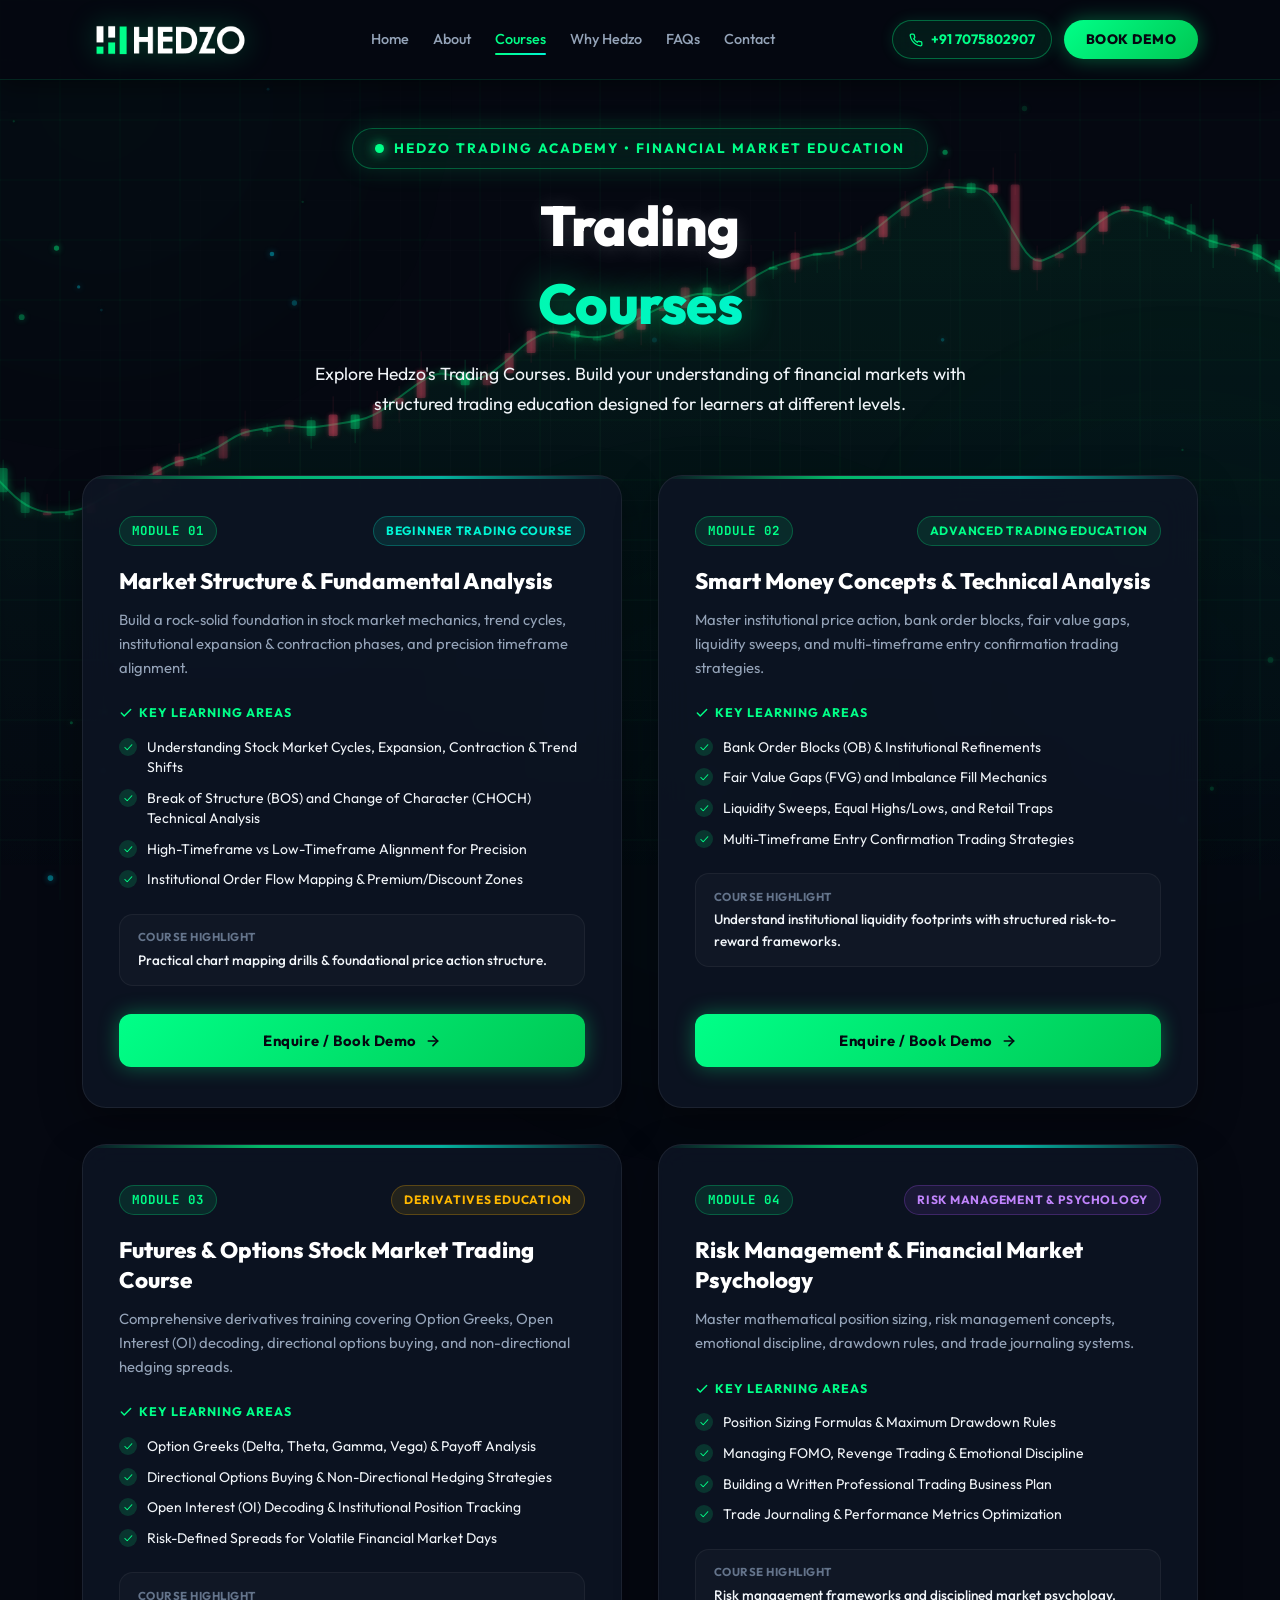
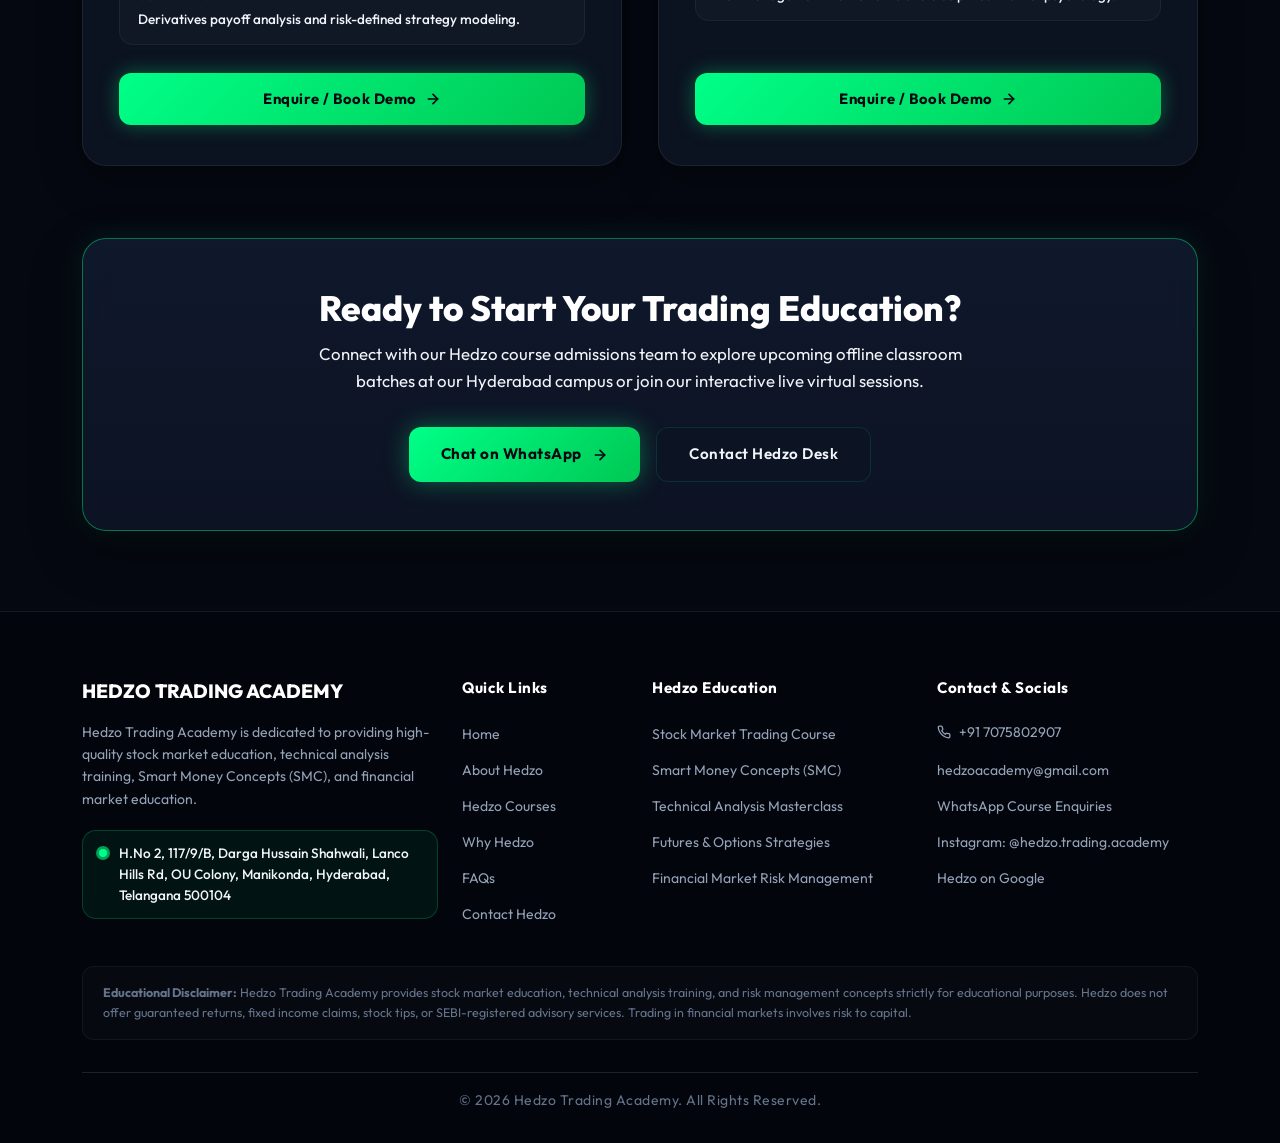
<file: courses.html>
<!DOCTYPE html>
<html lang="en">
<head>
  <meta charset="UTF-8">
  <meta name="viewport" content="width=device-width, initial-scale=1.0">
  <meta http-equiv="X-UA-Compatible" content="ie=edge">
  
  <!-- SEO Title & Meta Description -->
  <title>Hedzo Trading Courses | Trading Education</title>
  <meta name="description" content="Explore Hedzo Trading Academy's trading courses and structured financial market education covering trading concepts, market analysis, strategies and risk management.">
  <meta name="keywords" content="Hedzo Trading Courses, Hedzo Trading Academy, Learn Trading with Hedzo, Stock Market Trading Course, Technical Analysis, Smart Money Concepts, Futures and Options, Risk Management, Financial Market Education, Beginner Trading Course, Advanced Trading Education, Hedzo">
  <meta name="author" content="Hedzo Trading Academy">
  <meta name="theme-color" content="#050811">
  <link rel="canonical" href="https://hedzo.co.in/courses">

  <!-- OpenGraph Metadata -->
  <meta property="og:site_name" content="Hedzo Trading Academy">
  <meta property="og:title" content="Hedzo Trading Courses | Trading Education">
  <meta property="og:description" content="Explore Hedzo Trading Academy's trading courses and structured financial market education covering trading concepts, market analysis, strategies and risk management.">
  <meta property="og:type" content="website">
  <meta property="og:url" content="https://hedzo.co.in/courses">
  <meta property="og:image" content="https://hedzo.co.in/assets/logo/Hedzo.png">

  <!-- Twitter Card Metadata -->
  <meta name="twitter:card" content="summary_large_image">
  <meta name="twitter:title" content="Hedzo Trading Courses | Trading Education">
  <meta name="twitter:description" content="Explore Hedzo Trading Academy's trading courses and structured financial market education covering trading concepts, market analysis, strategies and risk management.">
  <meta name="twitter:image" content="https://hedzo.co.in/assets/logo/Hedzo.png">

  <!-- Favicon Links -->
  <link rel="icon" type="image/png" href="assets/favicon.png">
  <link rel="shortcut icon" type="image/png" href="assets/favicon.png">
  <link rel="apple-touch-icon" href="assets/favicon.png">
  
  <!-- Google Fonts: Outfit, Inter, JetBrains Mono -->
  <link rel="preconnect" href="https://fonts.googleapis.com">
  <link rel="preconnect" href="https://fonts.gstatic.com" crossorigin>
  <link href="https://fonts.googleapis.com/css2?family=Inter:wght@400;500;600;700&family=JetBrains+Mono:wght@500;700;800&family=Outfit:wght@400;500;600;700;800;900&display=swap" rel="stylesheet">
  
  <!-- Bootstrap 5 CSS (Grid & Utilities) -->
  <link href="https://cdn.jsdelivr.net/npm/bootstrap@5.3.3/dist/css/bootstrap.min.css" rel="stylesheet" integrity="sha384-QWTKZyjpPEjISv5WaRU9OFeRpok6YctnYmDr5pNlyT2bRjXh0JMhjY6hW+ALEwIH" crossorigin="anonymous">
  
  <!-- AOS (Animate On Scroll) CSS -->
  <link rel="stylesheet" href="https://unpkg.com/aos@next/dist/aos.css" />

  <!-- Custom Design System Stylesheet -->
  <link rel="stylesheet" href="css/style.css?v=2.1">

  <!-- Structured Data JSON-LD (EducationalOrganization & Course List) -->
  <script type="application/ld+json">
  {
    "@context": "https://schema.org",
    "@graph": [
      {
        "@type": "EducationalOrganization",
        "name": "Hedzo Trading Academy",
        "alternateName": "Hedzo",
        "url": "https://hedzo.co.in",
        "logo": "https://hedzo.co.in/assets/logo/Hedzo.png",
        "description": "Hedzo Trading Academy provides structured trading and stock market education designed to help learners understand financial markets, trading strategies, technical analysis and risk management.",
        "address": {
          "@type": "PostalAddress",
          "addressLocality": "Hyderabad",
          "addressRegion": "Telangana",
          "addressCountry": "IN"
        },
        "telephone": "+91-7075802907"
      },
      {
        "@type": "Course",
        "name": "Stock Market Foundation & Market Structure",
        "description": "Master market cycles, trend expansion, contraction, BOS and CHOCH technical analysis with Hedzo Trading Academy.",
        "provider": {
          "@type": "Organization",
          "name": "Hedzo Trading Academy",
          "sameAs": "https://hedzo.co.in"
        }
      },
      {
        "@type": "Course",
        "name": "Smart Money Concepts (SMC) & Technical Analysis",
        "description": "Institutional order flow, bank order blocks, fair value gaps and liquidity sweep execution strategies.",
        "provider": {
          "@type": "Organization",
          "name": "Hedzo Trading Academy",
          "sameAs": "https://hedzo.co.in"
        }
      },
      {
        "@type": "Course",
        "name": "Futures & Options Trading Strategies",
        "description": "Derivatives education covering option Greeks, Open Interest analysis, directional buying, and risk-defined hedging spreads.",
        "provider": {
          "@type": "Organization",
          "name": "Hedzo Trading Academy",
          "sameAs": "https://hedzo.co.in"
        }
      },
      {
        "@type": "Course",
        "name": "Financial Market Risk Management & Trading Psychology",
        "description": "Position sizing models, maximum drawdown protection, trading business plan, and discipline systems.",
        "provider": {
          "@type": "Organization",
          "name": "Hedzo Trading Academy",
          "sameAs": "https://hedzo.co.in"
        }
      }
    ]
  }
  </script>

  <!-- Google Ads Contact Conversion Tracking -->
  <script>
  function gtag_report_conversion(url) {
    var callback = function () {
      if (typeof(url) != 'undefined') {
        window.location = url;
      }
    };
    gtag('event', 'conversion', {
        'send_to': 'AW-18402641365/_skOCIvKk-scENWLiMdE',
        'event_callback': callback
    });
    return false;
  }
  </script>
</head>
<body>

  <!-- Background Animated Canvas (Exact Match to index.html) -->
  <div class="canvas-wrapper">
    <canvas id="trading-canvas"></canvas>
  </div>

  <!-- Ambient Glow Effects (Exact Match to index.html) -->
  <div class="ambient-glow glow-top-left"></div>
  <div class="ambient-glow glow-center-right"></div>
  <div class="ambient-glow glow-bottom-center"></div>
  <div class="grid-overlay"></div>

  <!-- Main Webpage Wrapper -->
  <div class="page-wrapper">

    <!-- Top Navigation / Header -->
    <header class="top-navbar" id="topHeader">
      <div class="container">
        <div class="d-flex align-items-center justify-content-between">
          <a href="/" class="navbar-brand-wrapper" aria-label="Hedzo Trading Academy Home">
            <img 
              src="https://hedzo.co.in/assets/logo/Hedzo.png" 
              alt="Hedzo Trading Academy Logo" 
              class="brand-logo-img" 
              onerror="this.onerror=null; this.src='assets/Hedzo.png';"
            >
          </a>

          <!-- Desktop Links (Unified Global Navbar) -->
          <ul class="nav-links-desktop">
            <li><a href="/" class="nav-link-custom">Home</a></li>
            <li><a href="/about" class="nav-link-custom">About</a></li>
            <li><a href="/courses" class="nav-link-custom active">Courses</a></li>
            <li><a href="/why-hedzo" class="nav-link-custom">Why Hedzo</a></li>
            <li><a href="/faqs" class="nav-link-custom">FAQs</a></li>
            <li><a href="/contact" class="nav-link-custom" onclick="return gtag_report_conversion('/contact')">Contact</a></li>
          </ul>

          <div class="navbar-action-buttons">
            <!-- Always-visible Call Button (Desktop + Mobile) -->
            <a href="tel:+917075802907" class="navbar-call-btn" id="navCallBtn" title="Call Hedzo Trading Academy: +91 7075802907" aria-label="Call +91 7075802907" onclick="return gtag_report_conversion('tel:+917075802907')">
              <svg width="14" height="14" viewBox="0 0 24 24" fill="none" stroke="currentColor" stroke-width="2.2" stroke-linecap="round" stroke-linejoin="round" class="call-icon">
                <path d="M22 16.92v3a2 2 0 0 1-2.18 2 19.79 19.79 0 0 1-8.63-3.07 19.5 19.5 0 0 1-6-6 19.79 19.79 0 0 1-3.07-8.67A2 2 0 0 1 4.11 2h3a2 2 0 0 1 2 1.72 12.84 12.84 0 0 0 .7 2.81 2 2 0 0 1-.45 2.11L8.09 9.91a16 16 0 0 0 6 6l1.27-1.27a2 2 0 0 1 2.11-.45 12.84 12.84 0 0 0 2.81.7A2 2 0 0 1 22 16.92z"></path>
              </svg>
              <span class="call-text d-none d-sm-inline">+91 7075802907</span>
              <span class="call-text d-inline d-sm-none">Call</span>
            </a>

            <!-- 🟢 BOOK DEMO Button: Visible on DESKTOP navbar ONLY (hidden on mobile navbar) -->
            <a href="https://wa.me/917075802907?text=Hi%2C%20I%20want%20to%20book%20a%20free%20demo%20class%20for%20Hedzo%20Trading%20Courses." target="_blank" rel="noopener noreferrer" class="btn-navbar-book-demo d-none d-lg-inline-flex" id="navBookDemoBtn" aria-label="Book Free Demo Class on WhatsApp" onclick="return gtag_report_conversion('https://wa.me/917075802907?text=Hi%2C%20I%20want%20to%20book%20a%20free%20demo%20class%20for%20Hedzo%20Trading%20Courses.')">
              <span>BOOK DEMO</span>
            </a>

            <!-- Mobile Hamburger Toggle Button -->
            <button class="nav-toggle-btn" id="navToggleBtn" aria-label="Toggle navigation menu" aria-expanded="false">
              <svg width="22" height="22" viewBox="0 0 24 24" fill="none" stroke="currentColor" stroke-width="2" stroke-linecap="round" stroke-linejoin="round">
                <line x1="4" y1="6" x2="20" y2="6"></line>
                <line x1="4" y1="12" x2="20" y2="12"></line>
                <line x1="4" y1="18" x2="20" y2="18"></line>
              </svg>
            </button>
          </div>
        </div>
      </div>
    </header>

    <!-- Mobile Navigation Drawer -->
    <div class="mobile-nav-drawer" id="mobileNavDrawer">
      <ul class="mobile-nav-list">
        <li><a href="/" class="mobile-nav-link"><span>Home</span> <span>&rarr;</span></a></li>
        <li><a href="/about" class="mobile-nav-link"><span>About Us</span> <span>&rarr;</span></a></li>
        <li><a href="/courses" class="mobile-nav-link active"><span>Courses</span> <span>&rarr;</span></a></li>
        <li><a href="/why-hedzo" class="mobile-nav-link"><span>Why Hedzo</span> <span>&rarr;</span></a></li>
        <li><a href="/faqs" class="mobile-nav-link"><span>FAQs</span> <span>&rarr;</span></a></li>
        <li><a href="/contact" class="mobile-nav-link" onclick="return gtag_report_conversion('/contact')"><span>Contact Us</span> <span>&rarr;</span></a></li>
      </ul>
      <div class="mobile-nav-footer">
        <a href="https://wa.me/917075802907?text=Hi%2C%20I%20want%20to%20book%20a%20free%20demo%20class%20for%20Hedzo%20Trading%20Courses." target="_blank" rel="noopener noreferrer" class="btn-navbar-book-demo w-100 justify-content-center" id="mobileDrawerBookDemoBtn" aria-label="Book Free Demo Class on WhatsApp" onclick="return gtag_report_conversion('https://wa.me/917075802907?text=Hi%2C%20I%20want%20to%20book%20a%20free%20demo%20class%20for%20Hedzo%20Trading%20Courses.')">
          <span>BOOK DEMO</span>
        </a>
      </div>
    </div>

    <!-- Main Page Content -->
    <main id="mainContent">

      <!-- Section: Courses Catalog Section (2 × 2 Grid Layout) -->
      <section class="courses-section-wrapper" id="coursesSection">
        <div class="container">

          <!-- Clean Courses Hero / Heading -->
          <div class="courses-hero-simple">
            <div class="hero-badge-pill" data-aos="fade-down" data-aos-duration="600">
              <span class="pulse-indicator"></span>
              <span>HEDZO TRADING ACADEMY &bull; FINANCIAL MARKET EDUCATION</span>
            </div>

            <h1 class="hero-title" data-aos="fade-up" data-aos-duration="650">
              <span class="title-white">Trading</span>
              <span class="title-neon">Courses</span>
            </h1>

            <p class="hero-subtitle" data-aos="fade-up" data-aos-duration="700" data-aos-delay="100">
              Explore Hedzo's Trading Courses. Build your understanding of financial markets with structured trading education designed for learners at different levels.
            </p>
          </div>

          <!-- 4 Course Cards (Strict 2 × 2 Grid on Desktop / Tablet) -->
          <div class="courses-catalog-grid">

            <!-- Course Card 1: Stock Market Foundation -->
            <div class="course-catalog-card" data-aos="fade-up" data-aos-duration="600" data-aos-delay="100">
              <div>
                <div class="course-card-header">
                  <div class="course-header-meta">
                    <span class="course-number-badge">MODULE 01</span>
                    <span class="course-level-tag level-beginner">Beginner Trading Course</span>
                  </div>
                  <h2 class="course-card-title">Market Structure &amp; Fundamental Analysis</h2>
                  <p class="course-card-desc">
                    Build a rock-solid foundation in stock market mechanics, trend cycles, institutional expansion &amp; contraction phases, and precision timeframe alignment.
                  </p>
                </div>

                <div class="course-section-subhead">
                  <svg width="14" height="14" viewBox="0 0 24 24" fill="none" stroke="currentColor" stroke-width="2.5" stroke-linecap="round" stroke-linejoin="round">
                    <polyline points="20 6 9 17 4 12"></polyline>
                  </svg>
                  <span>Key Learning Areas</span>
                </div>
                <ul class="course-topics-checklist">
                  <li class="course-topic-item">
                    <span class="topic-bullet-icon">&#10003;</span>
                    <span>Understanding Stock Market Cycles, Expansion, Contraction &amp; Trend Shifts</span>
                  </li>
                  <li class="course-topic-item">
                    <span class="topic-bullet-icon">&#10003;</span>
                    <span>Break of Structure (BOS) and Change of Character (CHOCH) Technical Analysis</span>
                  </li>
                  <li class="course-topic-item">
                    <span class="topic-bullet-icon">&#10003;</span>
                    <span>High-Timeframe vs Low-Timeframe Alignment for Precision</span>
                  </li>
                  <li class="course-topic-item">
                    <span class="topic-bullet-icon">&#10003;</span>
                    <span>Institutional Order Flow Mapping &amp; Premium/Discount Zones</span>
                  </li>
                </ul>

                <div class="course-highlights-box">
                  <div class="course-highlight-label">Course Highlight</div>
                  <div class="course-highlight-text">Practical chart mapping drills &amp; foundational price action structure.</div>
                </div>
              </div>

              <div class="course-card-actions">
                <a href="https://wa.me/917075802907?text=Hi%2C%20I%20am%20interested%20in%20the%20Market%20Structure%20%26%20Fundamental%20Analysis%20Course%20at%20Hedzo." target="_blank" rel="noopener noreferrer" class="course-btn-primary" onclick="return gtag_report_conversion('https://wa.me/917075802907?text=Hi%2C%20I%20am%20interested%20in%20the%20Market%20Structure%20%26%20Fundamental%20Analysis%20Course%20at%20Hedzo.')">
                  <span>Enquire / Book Demo</span>
                  <svg width="16" height="16" viewBox="0 0 24 24" fill="none" stroke="currentColor" stroke-width="2.5" stroke-linecap="round" stroke-linejoin="round">
                    <line x1="5" y1="12" x2="19" y2="12"></line>
                    <polyline points="12 5 19 12 12 19"></polyline>
                  </svg>
                </a>
              </div>
            </div>

            <!-- Course Card 2: Smart Money Concepts (SMC) -->
            <div class="course-catalog-card" data-aos="fade-up" data-aos-duration="600" data-aos-delay="150">
              <div>
                <div class="course-card-header">
                  <div class="course-header-meta">
                    <span class="course-number-badge">MODULE 02</span>
                    <span class="course-level-tag level-intermediate">Advanced Trading Education</span>
                  </div>
                  <h2 class="course-card-title">Smart Money Concepts &amp; Technical Analysis</h2>
                  <p class="course-card-desc">
                    Master institutional price action, bank order blocks, fair value gaps, liquidity sweeps, and multi-timeframe entry confirmation trading strategies.
                  </p>
                </div>

                <div class="course-section-subhead">
                  <svg width="14" height="14" viewBox="0 0 24 24" fill="none" stroke="currentColor" stroke-width="2.5" stroke-linecap="round" stroke-linejoin="round">
                    <polyline points="20 6 9 17 4 12"></polyline>
                  </svg>
                  <span>Key Learning Areas</span>
                </div>
                <ul class="course-topics-checklist">
                  <li class="course-topic-item">
                    <span class="topic-bullet-icon">&#10003;</span>
                    <span>Bank Order Blocks (OB) &amp; Institutional Refinements</span>
                  </li>
                  <li class="course-topic-item">
                    <span class="topic-bullet-icon">&#10003;</span>
                    <span>Fair Value Gaps (FVG) and Imbalance Fill Mechanics</span>
                  </li>
                  <li class="course-topic-item">
                    <span class="topic-bullet-icon">&#10003;</span>
                    <span>Liquidity Sweeps, Equal Highs/Lows, and Retail Traps</span>
                  </li>
                  <li class="course-topic-item">
                    <span class="topic-bullet-icon">&#10003;</span>
                    <span>Multi-Timeframe Entry Confirmation Trading Strategies</span>
                  </li>
                </ul>

                <div class="course-highlights-box">
                  <div class="course-highlight-label">Course Highlight</div>
                  <div class="course-highlight-text">Understand institutional liquidity footprints with structured risk-to-reward frameworks.</div>
                </div>
              </div>

              <div class="course-card-actions">
                <a href="https://wa.me/917075802907?text=Hi%2C%20I%20am%20interested%20in%20the%20Smart%20Money%20Concepts%20(SMC)%20Course%20at%20Hedzo." target="_blank" rel="noopener noreferrer" class="course-btn-primary" onclick="return gtag_report_conversion('https://wa.me/917075802907?text=Hi%2C%20I%20am%20interested%20in%20the%20Smart%20Money%20Concepts%20(SMC)%20Course%20at%20Hedzo.')">
                  <span>Enquire / Book Demo</span>
                  <svg width="16" height="16" viewBox="0 0 24 24" fill="none" stroke="currentColor" stroke-width="2.5" stroke-linecap="round" stroke-linejoin="round">
                    <line x1="5" y1="12" x2="19" y2="12"></line>
                    <polyline points="12 5 19 12 12 19"></polyline>
                  </svg>
                </a>
              </div>
            </div>

            <!-- Course Card 3: Futures & Options -->
            <div class="course-catalog-card" data-aos="fade-up" data-aos-duration="600" data-aos-delay="200">
              <div>
                <div class="course-card-header">
                  <div class="course-header-meta">
                    <span class="course-number-badge">MODULE 03</span>
                    <span class="course-level-tag level-advanced">Derivatives Education</span>
                  </div>
                  <h2 class="course-card-title">Futures &amp; Options Stock Market Trading Course</h2>
                  <p class="course-card-desc">
                    Comprehensive derivatives training covering Option Greeks, Open Interest (OI) decoding, directional options buying, and non-directional hedging spreads.
                  </p>
                </div>

                <div class="course-section-subhead">
                  <svg width="14" height="14" viewBox="0 0 24 24" fill="none" stroke="currentColor" stroke-width="2.5" stroke-linecap="round" stroke-linejoin="round">
                    <polyline points="20 6 9 17 4 12"></polyline>
                  </svg>
                  <span>Key Learning Areas</span>
                </div>
                <ul class="course-topics-checklist">
                  <li class="course-topic-item">
                    <span class="topic-bullet-icon">&#10003;</span>
                    <span>Option Greeks (Delta, Theta, Gamma, Vega) &amp; Payoff Analysis</span>
                  </li>
                  <li class="course-topic-item">
                    <span class="topic-bullet-icon">&#10003;</span>
                    <span>Directional Options Buying &amp; Non-Directional Hedging Strategies</span>
                  </li>
                  <li class="course-topic-item">
                    <span class="topic-bullet-icon">&#10003;</span>
                    <span>Open Interest (OI) Decoding &amp; Institutional Position Tracking</span>
                  </li>
                  <li class="course-topic-item">
                    <span class="topic-bullet-icon">&#10003;</span>
                    <span>Risk-Defined Spreads for Volatile Financial Market Days</span>
                  </li>
                </ul>

                <div class="course-highlights-box">
                  <div class="course-highlight-label">Course Highlight</div>
                  <div class="course-highlight-text">Derivatives payoff analysis and risk-defined strategy modeling.</div>
                </div>
              </div>

              <div class="course-card-actions">
                <a href="https://wa.me/917075802907?text=Hi%2C%20I%20am%20interested%20in%20the%20Futures%20%26%20Options%20Course%20at%20Hedzo." target="_blank" rel="noopener noreferrer" class="course-btn-primary" onclick="return gtag_report_conversion('https://wa.me/917075802907?text=Hi%2C%20I%20am%20interested%20in%20the%20Futures%20%26%20Options%20Course%20at%20Hedzo.')">
                  <span>Enquire / Book Demo</span>
                  <svg width="16" height="16" viewBox="0 0 24 24" fill="none" stroke="currentColor" stroke-width="2.5" stroke-linecap="round" stroke-linejoin="round">
                    <line x1="5" y1="12" x2="19" y2="12"></line>
                    <polyline points="12 5 19 12 12 19"></polyline>
                  </svg>
                </a>
              </div>
            </div>

            <!-- Course Card 4: Risk Management & Psychology -->
            <div class="course-catalog-card" data-aos="fade-up" data-aos-duration="600" data-aos-delay="250">
              <div>
                <div class="course-card-header">
                  <div class="course-header-meta">
                    <span class="course-number-badge">MODULE 04</span>
                    <span class="course-level-tag level-all">Risk Management &amp; Psychology</span>
                  </div>
                  <h2 class="course-card-title">Risk Management &amp; Financial Market Psychology</h2>
                  <p class="course-card-desc">
                    Master mathematical position sizing, risk management concepts, emotional discipline, drawdown rules, and trade journaling systems.
                  </p>
                </div>

                <div class="course-section-subhead">
                  <svg width="14" height="14" viewBox="0 0 24 24" fill="none" stroke="currentColor" stroke-width="2.5" stroke-linecap="round" stroke-linejoin="round">
                    <polyline points="20 6 9 17 4 12"></polyline>
                  </svg>
                  <span>Key Learning Areas</span>
                </div>
                <ul class="course-topics-checklist">
                  <li class="course-topic-item">
                    <span class="topic-bullet-icon">&#10003;</span>
                    <span>Position Sizing Formulas &amp; Maximum Drawdown Rules</span>
                  </li>
                  <li class="course-topic-item">
                    <span class="topic-bullet-icon">&#10003;</span>
                    <span>Managing FOMO, Revenge Trading &amp; Emotional Discipline</span>
                  </li>
                  <li class="course-topic-item">
                    <span class="topic-bullet-icon">&#10003;</span>
                    <span>Building a Written Professional Trading Business Plan</span>
                  </li>
                  <li class="course-topic-item">
                    <span class="topic-bullet-icon">&#10003;</span>
                    <span>Trade Journaling &amp; Performance Metrics Optimization</span>
                  </li>
                </ul>

                <div class="course-highlights-box">
                  <div class="course-highlight-label">Course Highlight</div>
                  <div class="course-highlight-text">Risk management frameworks and disciplined market psychology.</div>
                </div>
              </div>

              <div class="course-card-actions">
                <a href="https://wa.me/917075802907?text=Hi%2C%20I%20am%20interested%20in%20the%20Risk%20Management%20%26%20Trading%20Psychology%20Course%20at%20Hedzo." target="_blank" rel="noopener noreferrer" class="course-btn-primary" onclick="return gtag_report_conversion('https://wa.me/917075802907?text=Hi%2C%20I%20am%20interested%20in%20the%20Risk%20Management%20%26%20Trading%20Psychology%20Course%20at%20Hedzo.')">
                  <span>Enquire / Book Demo</span>
                  <svg width="16" height="16" viewBox="0 0 24 24" fill="none" stroke="currentColor" stroke-width="2.5" stroke-linecap="round" stroke-linejoin="round">
                    <line x1="5" y1="12" x2="19" y2="12"></line>
                    <polyline points="12 5 19 12 12 19"></polyline>
                  </svg>
                </a>
              </div>
            </div>

          </div>

          <!-- Simple Clean CTA Banner -->
          <div class="courses-simple-cta" data-aos="fade-up" data-aos-duration="650">
            <h2 class="courses-simple-cta-title">Ready to Start Your Trading Education?</h2>
            <p class="courses-simple-cta-desc">
              Connect with our Hedzo course admissions team to explore upcoming offline classroom batches at our Hyderabad campus or join our interactive live virtual sessions.
            </p>
            <div class="courses-simple-cta-btns">
              <a href="https://wa.me/917075802907?text=Hi%2C%20I%20want%20to%20enquire%20about%20Hedzo%20Trading%20Courses." target="_blank" rel="noopener noreferrer" class="btn-hero-primary" onclick="return gtag_report_conversion('https://wa.me/917075802907?text=Hi%2C%20I%20want%20to%20enquire%20about%20Hedzo%20Trading%20Courses.')">
                <span>Chat on WhatsApp</span>
                <svg width="16" height="16" viewBox="0 0 24 24" fill="none" stroke="currentColor" stroke-width="2.5" stroke-linecap="round" stroke-linejoin="round">
                  <line x1="5" y1="12" x2="19" y2="12"></line>
                  <polyline points="12 5 19 12 12 19"></polyline>
                </svg>
              </a>
              <a href="/contact" class="btn-hero-secondary" onclick="return gtag_report_conversion('/contact')">
                <span>Contact Hedzo Desk</span>
              </a>
            </div>
          </div>

        </div>
      </section>

    </main>

    <!-- Multi-Column Academy Footer (Exact Match to index.html) -->
    <footer class="main-footer-enhanced" id="mainFooter">
      <div class="container">
        <div class="row g-4 mb-4">
          <!-- Column 1: Brand -->
          <div class="col-12 col-lg-4">
            <div class="footer-brand-title">HEDZO TRADING ACADEMY</div>
            <p class="footer-desc">
              Hedzo Trading Academy is dedicated to providing high-quality stock market education, technical analysis training, Smart Money Concepts (SMC), and financial market education.
            </p>
            <div class="footer-location-badge">
              <span class="live-dot"></span>
              <span>H.No 2, 117/9/B, Darga Hussain Shahwali, Lanco Hills Rd, OU Colony, Manikonda, Hyderabad, Telangana 500104</span>
            </div>
          </div>

          <!-- Column 2: Navigation -->
          <div class="col-6 col-md-3 col-lg-2">
            <div class="footer-col-heading">Quick Links</div>
            <ul class="footer-link-list">
              <li class="footer-link-item"><a href="/">Home</a></li>
              <li class="footer-link-item"><a href="/about">About Hedzo</a></li>
              <li class="footer-link-item"><a href="/courses">Hedzo Courses</a></li>
              <li class="footer-link-item"><a href="/why-hedzo">Why Hedzo</a></li>
              <li class="footer-link-item"><a href="/faqs">FAQs</a></li>
              <li class="footer-link-item"><a href="/contact" onclick="return gtag_report_conversion('/contact')">Contact Hedzo</a></li>
            </ul>
          </div>

          <!-- Column 3: Course Topics -->
          <div class="col-6 col-md-3 col-lg-3">
            <div class="footer-col-heading">Hedzo Education</div>
            <ul class="footer-link-list">
              <li class="footer-link-item"><a href="/courses">Stock Market Trading Course</a></li>
              <li class="footer-link-item"><a href="/courses">Smart Money Concepts (SMC)</a></li>
              <li class="footer-link-item"><a href="/courses">Technical Analysis Masterclass</a></li>
              <li class="footer-link-item"><a href="/courses">Futures &amp; Options Strategies</a></li>
              <li class="footer-link-item"><a href="/courses">Financial Market Risk Management</a></li>
            </ul>
          </div>

          <!-- Column 4: Contact Summary -->
          <div class="col-12 col-md-6 col-lg-3">
            <div class="footer-col-heading">Contact &amp; Socials</div>
            <ul class="footer-link-list">
              <li class="footer-link-item">
                <a href="tel:+917075802907" class="d-inline-flex align-items-center gap-2" onclick="return gtag_report_conversion('tel:+917075802907')">
                  <svg width="14" height="14" viewBox="0 0 24 24" fill="none" stroke="currentColor" stroke-width="2.2" stroke-linecap="round" stroke-linejoin="round">
                    <path d="M22 16.92v3a2 2 0 0 1-2.18 2 19.79 19.79 0 0 1-8.63-3.07 19.5 19.5 0 0 1-6-6 19.79 19.79 0 0 1-3.07-8.67A2 2 0 0 1 4.11 2h3a2 2 0 0 1 2 1.72 12.84 12.84 0 0 0 .7 2.81 2 2 0 0 1-.45 2.11L8.09 9.91a16 16 0 0 0 6 6l1.27-1.27a2 2 0 0 1 2.11-.45 12.84 12.84 0 0 0 2.81.7A2 2 0 0 1 22 16.92z"></path>
                  </svg>
                  <span>+91 7075802907</span>
                </a>
              </li>
              <li class="footer-link-item">
                <a href="mailto:hedzoacademy@gmail.com" onclick="return gtag_report_conversion('mailto:hedzoacademy@gmail.com')">hedzoacademy@gmail.com</a>
              </li>
              <li class="footer-link-item">
                <a href="https://wa.me/917075802907" target="_blank" rel="noopener noreferrer" onclick="return gtag_report_conversion('https://wa.me/917075802907')">WhatsApp Course Enquiries</a>
              </li>
              <li class="footer-link-item">
                <a href="https://www.instagram.com/hedzo.trading.academy?igsi=MXUzdnVzanM0ZXdyYg==" target="_blank" rel="noopener noreferrer">Instagram: @hedzo.trading.academy</a>
              </li>
              <li class="footer-link-item">
                <a href="https://share.google/PA1BuHLwv5aj3FNFn" target="_blank" rel="noopener noreferrer">Hedzo on Google</a>
              </li>
            </ul>
          </div>
        </div>

        <!-- Educational Disclaimer Box -->
        <div class="disclaimer-box">
          <strong>Educational Disclaimer:</strong> Hedzo Trading Academy provides stock market education, technical analysis training, and risk management concepts strictly for educational purposes. Hedzo does not offer guaranteed returns, fixed income claims, stock tips, or SEBI-registered advisory services. Trading in financial markets involves risk to capital.
        </div>

        <div class="text-center pt-3 border-top border-secondary border-opacity-25">
          <p class="copyright-text mb-0">
            &copy; 2026 Hedzo Trading Academy. All Rights Reserved.
          </p>
        </div>
      </div>
    </footer>

  </div>

  <!-- Toast Notification Container -->
  <div class="toast-container-custom" id="toastContainer"></div>

  <!-- Custom & Library Scripts -->
  <script src="https://cdn.jsdelivr.net/npm/bootstrap@5.3.3/dist/js/bootstrap.bundle.min.js" integrity="sha384-YvpcrYf0tY3lHB60NNkmXc5s9fDVZLESaAA55NDzOxhy9GkcIdslK1eN7N6jIeHz" crossorigin="anonymous"></script>
  <script src="https://unpkg.com/aos@next/dist/aos.js"></script>
  <script src="js/trading-canvas.js?v=2.1"></script>
  <script src="js/app.js?v=2.1"></script>
</body>
</html>
</file>
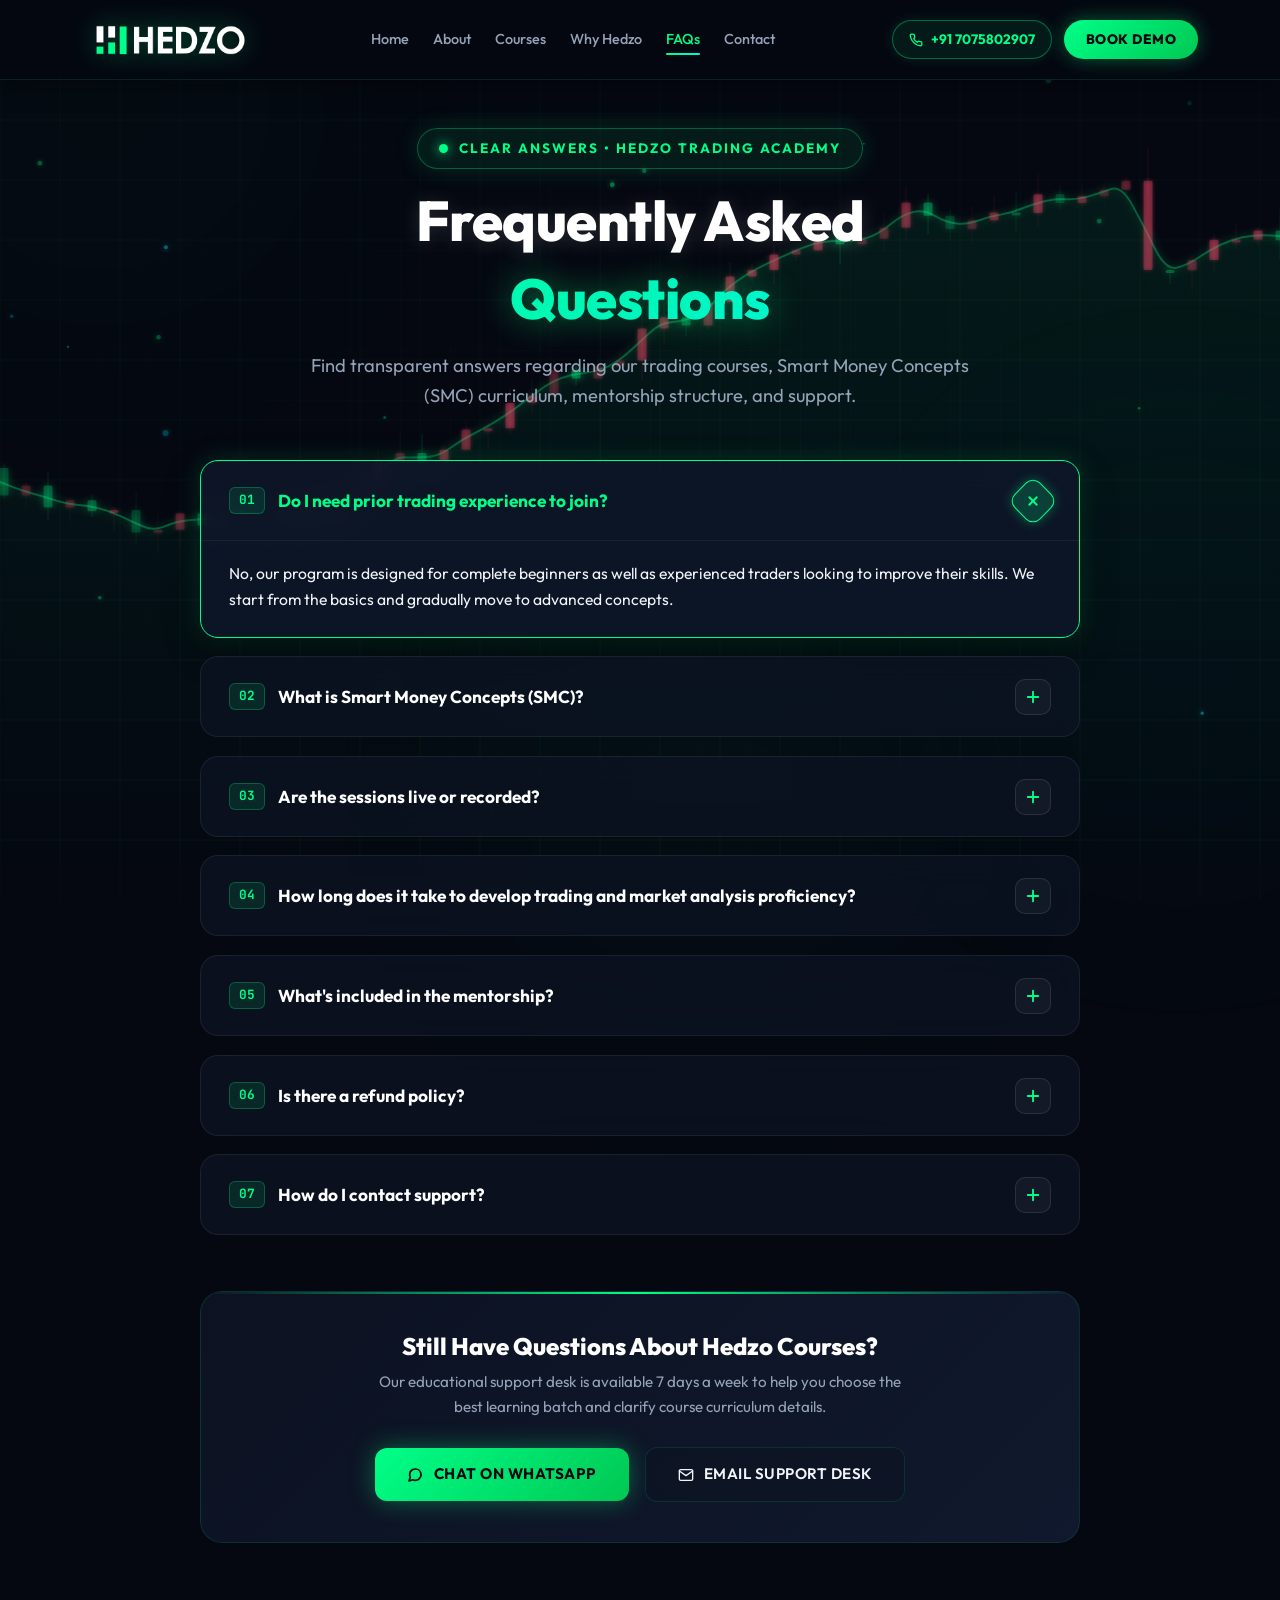
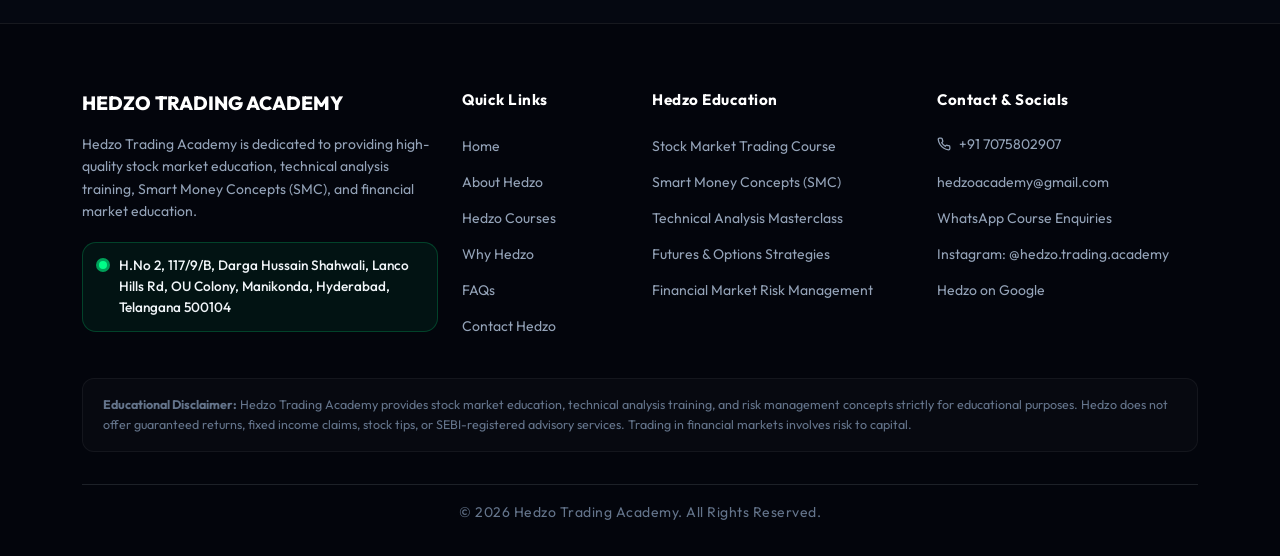
<file: faqs.html>
<!DOCTYPE html>
<html lang="en">
<head>
  <meta charset="UTF-8">
  <meta name="viewport" content="width=device-width, initial-scale=1.0">
  <meta http-equiv="X-UA-Compatible" content="ie=edge">
  
  <!-- SEO Title & Meta Description -->
  <title>Hedzo Trading Academy | Frequently Asked Questions</title>
  <meta name="description" content="Find clear answers to frequently asked questions about Hedzo Trading Academy, Smart Money Concepts (SMC), live market analysis sessions, course formats, mentorship, and refund policy.">
  <meta name="keywords" content="Hedzo Trading Academy FAQs, Frequently Asked Questions, Hedzo Questions, Smart Money Concepts SMC, Learn Trading with Hedzo, Hedzo Stock Market Education, Trading Courses by Hedzo, Beginner Trading Course, Live Market Analysis Mentorship, Hedzo Refund Policy, Hedzo Support">
  <meta name="author" content="Hedzo Trading Academy">
  <meta name="theme-color" content="#050811">
  <link rel="canonical" href="https://hedzo.co.in/faqs.html">

  <!-- OpenGraph Metadata -->
  <meta property="og:site_name" content="Hedzo Trading Academy">
  <meta property="og:title" content="Hedzo Trading Academy | Frequently Asked Questions">
  <meta property="og:description" content="Explore answers to common questions about Hedzo Trading Academy courses, Smart Money Concepts (SMC), live market analysis sessions, mentorship, and support.">
  <meta property="og:type" content="website">
  <meta property="og:url" content="https://hedzo.co.in/faqs.html">
  <meta property="og:image" content="https://hedzo.co.in/assets/logo/Hedzo.png">

  <!-- Twitter Card Metadata -->
  <meta name="twitter:card" content="summary_large_image">
  <meta name="twitter:title" content="Hedzo Trading Academy | Frequently Asked Questions">
  <meta name="twitter:description" content="Explore answers to common questions about Hedzo Trading Academy courses, Smart Money Concepts (SMC), live market analysis sessions, mentorship, and support.">
  <meta name="twitter:image" content="https://hedzo.co.in/assets/logo/Hedzo.png">

  <!-- Favicon Links -->
  <link rel="icon" type="image/png" href="assets/favicon.png">
  <link rel="shortcut icon" type="image/png" href="assets/favicon.png">
  <link rel="apple-touch-icon" href="assets/favicon.png">
  
  <!-- Google Fonts: Outfit, Inter, JetBrains Mono -->
  <link rel="preconnect" href="https://fonts.googleapis.com">
  <link rel="preconnect" href="https://fonts.gstatic.com" crossorigin>
  <link href="https://fonts.googleapis.com/css2?family=Inter:wght@400;500;600;700&family=JetBrains+Mono:wght@500;700;800&family=Outfit:wght@400;500;600;700;800;900&display=swap" rel="stylesheet">
  
  <!-- Bootstrap 5 CSS (Grid & Utilities) -->
  <link href="https://cdn.jsdelivr.net/npm/bootstrap@5.3.3/dist/css/bootstrap.min.css" rel="stylesheet" integrity="sha384-QWTKZyjpPEjISv5WaRU9OFeRpok6YctnYmDr5pNlyT2bRjXh0JMhjY6hW+ALEwIH" crossorigin="anonymous">
  
  <!-- AOS (Animate On Scroll) CSS -->
  <link rel="stylesheet" href="https://unpkg.com/aos@next/dist/aos.css" />

  <!-- Custom Design System Stylesheet -->
  <link rel="stylesheet" href="css/style.css?v=2.1">

  <!-- Structured Data JSON-LD (FAQPage & EducationalOrganization) -->
  <script type="application/ld+json">
  {
    "@context": "https://schema.org",
    "@type": "FAQPage",
    "mainEntity": [
      {
        "@type": "Question",
        "name": "Do I need prior trading experience to join?",
        "acceptedAnswer": {
          "@type": "Answer",
          "text": "No, our program is designed for complete beginners as well as experienced traders looking to improve their skills. We start from the basics and gradually move to advanced concepts."
        }
      },
      {
        "@type": "Question",
        "name": "What is Smart Money Concepts (SMC)?",
        "acceptedAnswer": {
          "@type": "Answer",
          "text": "Smart Money Concepts is a trading methodology that focuses on understanding how institutional traders (banks, hedge funds) move the markets. You'll learn to identify liquidity zones, order blocks, and align your chart analysis with institutional market structure."
        }
      },
      {
        "@type": "Question",
        "name": "Are the sessions live or recorded?",
        "acceptedAnswer": {
          "@type": "Answer",
          "text": "We offer both! You'll have access to live market analysis sessions during market hours where you can observe real-time chart analysis with the mentor, plus all sessions are recorded for you to review anytime."
        }
      },
      {
        "@type": "Question",
        "name": "How long does it take to develop trading and market analysis proficiency?",
        "acceptedAnswer": {
          "@type": "Answer",
          "text": "Learning timelines depend on individual dedication, practice, and market study. Most learners gain a solid grasp of technical analysis and risk management frameworks over 2 to 3 months of structured study and journaling. We focus on building disciplined, long-term market analytical skills rather than unrealistic shortcuts."
        }
      },
      {
        "@type": "Question",
        "name": "What's included in the mentorship?",
        "acceptedAnswer": {
          "@type": "Answer",
          "text": "You'll get access to live market analysis sessions, recorded syllabus content, student study community, doubt-clearing sessions, and dedicated mentorship guidance with our instructors."
        }
      },
      {
        "@type": "Question",
        "name": "Is there a refund policy?",
        "acceptedAnswer": {
          "@type": "Answer",
          "text": "Yes! We offer a 5-day refund policy. If you're not satisfied with the program after attending the first week of sessions, we'll refund your entire fee, no questions asked."
        }
      },
      {
        "@type": "Question",
        "name": "How do I contact support?",
        "acceptedAnswer": {
          "@type": "Answer",
          "text": "You can reach us via WhatsApp at +91 7075802907 or email at hedzoacademy@gmail.com. Our team typically responds within 24 hours."
        }
      }
    ]
  }
  </script>

  <!-- Google Ads Contact Conversion Tracking -->
  <script>
  function gtag_report_conversion(url) {
    var callback = function () {
      if (typeof(url) != 'undefined') {
        window.location = url;
      }
    };
    gtag('event', 'conversion', {
        'send_to': 'AW-18402641365/_skOCIvKk-scENWLiMdE',
        'event_callback': callback
    });
    return false;
  }
  </script>
</head>
<body>

  <!-- Background Animated Canvas (Subtle Candlesticks & Charts) -->
  <div class="canvas-wrapper">
    <canvas id="trading-canvas"></canvas>
  </div>

  <!-- Ambient Glow Effects -->
  <div class="ambient-glow glow-top-left"></div>
  <div class="ambient-glow glow-center-right"></div>
  <div class="ambient-glow glow-bottom-center"></div>
  <div class="grid-overlay"></div>

  <!-- Main Webpage Wrapper -->
  <div class="page-wrapper">

    <!-- Top Navigation / Header -->
    <header class="top-navbar" id="topHeader">
      <div class="container">
        <div class="d-flex align-items-center justify-content-between">
          <a href="/" class="navbar-brand-wrapper" aria-label="Hedzo Trading Academy Home">
            <img 
              src="https://hedzo.co.in/assets/logo/Hedzo.png" 
              alt="Hedzo Trading Academy Logo" 
              class="brand-logo-img" 
              onerror="this.onerror=null; this.src='assets/Hedzo.png';"
            >
          </a>

          <!-- Desktop Links -->
          <ul class="nav-links-desktop">
            <li><a href="/" class="nav-link-custom">Home</a></li>
            <li><a href="/about" class="nav-link-custom">About</a></li>
            <li><a href="/courses" class="nav-link-custom">Courses</a></li>
            <li><a href="/why-hedzo" class="nav-link-custom">Why Hedzo</a></li>
            <li><a href="/faqs" class="nav-link-custom active">FAQs</a></li>
            <li><a href="/contact" class="nav-link-custom" onclick="return gtag_report_conversion('/contact')">Contact</a></li>
          </ul>

          <div class="navbar-action-buttons">
            <!-- Always-visible Call Button (Desktop + Mobile) -->
            <a href="tel:+917075802907" class="navbar-call-btn" id="navCallBtn" title="Call Hedzo Trading Academy: +91 7075802907" aria-label="Call +91 7075802907" onclick="return gtag_report_conversion('tel:+917075802907')">
              <svg width="14" height="14" viewBox="0 0 24 24" fill="none" stroke="currentColor" stroke-width="2.2" stroke-linecap="round" stroke-linejoin="round" class="call-icon">
                <path d="M22 16.92v3a2 2 0 0 1-2.18 2 19.79 19.79 0 0 1-8.63-3.07 19.5 19.5 0 0 1-6-6 19.79 19.79 0 0 1-3.07-8.67A2 2 0 0 1 4.11 2h3a2 2 0 0 1 2 1.72 12.84 12.84 0 0 0 .7 2.81 2 2 0 0 1-.45 2.11L8.09 9.91a16 16 0 0 0 6 6l1.27-1.27a2 2 0 0 1 2.11-.45 12.84 12.84 0 0 0 2.81.7A2 2 0 0 1 22 16.92z"></path>
              </svg>
              <span class="call-text d-none d-sm-inline">+91 7075802907</span>
              <span class="call-text d-inline d-sm-none">Call</span>
            </a>

            <!-- 🟢 BOOK DEMO Button: Visible on DESKTOP navbar ONLY (hidden on mobile navbar) -->
            <a href="https://wa.me/917075802907?text=Hi%2C%20I%20want%20to%20book%20a%20free%20demo%20class%20at%20Hedzo%20Trading%20Academy." target="_blank" rel="noopener noreferrer" class="btn-navbar-book-demo d-none d-lg-inline-flex" id="navBookDemoBtn" aria-label="Book Free Demo Class on WhatsApp" onclick="return gtag_report_conversion('https://wa.me/917075802907?text=Hi%2C%20I%20want%20to%20book%20a%20free%20demo%20class%20at%20Hedzo%20Trading%20Academy.')">
              <span>BOOK DEMO</span>
            </a>

            <!-- Mobile Hamburger Toggle Button -->
            <button class="nav-toggle-btn" id="navToggleBtn" aria-label="Toggle navigation menu" aria-expanded="false">
              <svg width="22" height="22" viewBox="0 0 24 24" fill="none" stroke="currentColor" stroke-width="2" stroke-linecap="round" stroke-linejoin="round">
                <line x1="4" y1="6" x2="20" y2="6"></line>
                <line x1="4" y1="12" x2="20" y2="12"></line>
                <line x1="4" y1="18" x2="20" y2="18"></line>
              </svg>
            </button>
          </div>
        </div>
      </div>
    </header>

    <!-- Mobile Navigation Drawer -->
    <div class="mobile-nav-drawer" id="mobileNavDrawer">
      <ul class="mobile-nav-list">
        <li><a href="/" class="mobile-nav-link"><span>Home</span> <span>&rarr;</span></a></li>
        <li><a href="/about" class="mobile-nav-link"><span>About Us</span> <span>&rarr;</span></a></li>
        <li><a href="/courses" class="mobile-nav-link"><span>Courses</span> <span>&rarr;</span></a></li>
        <li><a href="/why-hedzo" class="mobile-nav-link"><span>Why Hedzo</span> <span>&rarr;</span></a></li>
        <li><a href="/faqs" class="mobile-nav-link active"><span>FAQs</span> <span>&rarr;</span></a></li>
        <li><a href="/contact" class="mobile-nav-link" onclick="return gtag_report_conversion('/contact')"><span>Contact Us</span> <span>&rarr;</span></a></li>
      </ul>
      <a href="https://wa.me/917075802907?text=Hi%2C%20I%20want%20to%20book%20a%20free%20demo%20class%20at%20Hedzo%20Trading%20Academy." target="_blank" rel="noopener noreferrer" class="btn-navbar-book-demo w-100 justify-content-center" id="mobileDrawerBookDemoBtn" aria-label="Book Free Demo Class on WhatsApp" onclick="return gtag_report_conversion('https://wa.me/917075802907?text=Hi%2C%20I%20want%20to%20book%20a%20free%20demo%20class%20at%20Hedzo%20Trading%20Academy.')">
        <span>BOOK DEMO</span>
      </a>
    </div>

    <!-- Main FAQ Content -->
    <main>
      <section class="faq-wrapper-section" id="faqsSection">
        <div class="container">
          
          <!-- Top Badge & Header -->
          <div class="text-center mb-5 reveal-on-scroll" data-aos="fade-down" data-aos-duration="650">
            <div class="hero-badge-pill mb-3">
              <span class="pulse-indicator"></span>
              <span>CLEAR ANSWERS &bull; HEDZO TRADING ACADEMY</span>
            </div>
            <h1 class="hero-title mb-3">
              <span class="title-white">Frequently Asked</span>
              <span class="title-neon">Questions</span>
            </h1>
            <p class="hero-subtitle mb-0">
              Find transparent answers regarding our trading courses, Smart Money Concepts (SMC) curriculum, mentorship structure, and support.
            </p>
          </div>

          <!-- FAQ Accordion Container -->
          <div class="faq-container">
            <div class="faq-accordion-list">
              
              <!-- FAQ Item 1 -->
              <div class="faq-accordion-item reveal-on-scroll active" data-aos="fade-up" data-aos-duration="600" data-aos-delay="50">
                <button class="faq-question-btn" type="button" aria-expanded="true" aria-controls="faqAnswer1">
                  <div class="faq-question-text">
                    <span class="faq-q-badge">01</span>
                    <span>Do I need prior trading experience to join?</span>
                  </div>
                  <div class="faq-icon-toggle" aria-hidden="true">
                    <svg width="18" height="18" viewBox="0 0 24 24" fill="none" stroke="currentColor" stroke-width="2.5" stroke-linecap="round" stroke-linejoin="round">
                      <line x1="12" y1="5" x2="12" y2="19"></line>
                      <line x1="5" y1="12" x2="19" y2="12"></line>
                    </svg>
                  </div>
                </button>
                <div class="faq-answer-pane" id="faqAnswer1" style="max-height: 250px;">
                  <div class="faq-answer-content">
                    <p>
                      No, our program is designed for complete beginners as well as experienced traders looking to improve their skills. We start from the basics and gradually move to advanced concepts.
                    </p>
                  </div>
                </div>
              </div>

              <!-- FAQ Item 2 -->
              <div class="faq-accordion-item reveal-on-scroll" data-aos="fade-up" data-aos-duration="600" data-aos-delay="100">
                <button class="faq-question-btn" type="button" aria-expanded="false" aria-controls="faqAnswer2">
                  <div class="faq-question-text">
                    <span class="faq-q-badge">02</span>
                    <span>What is Smart Money Concepts (SMC)?</span>
                  </div>
                  <div class="faq-icon-toggle" aria-hidden="true">
                    <svg width="18" height="18" viewBox="0 0 24 24" fill="none" stroke="currentColor" stroke-width="2.5" stroke-linecap="round" stroke-linejoin="round">
                      <line x1="12" y1="5" x2="12" y2="19"></line>
                      <line x1="5" y1="12" x2="19" y2="12"></line>
                    </svg>
                  </div>
                </button>
                <div class="faq-answer-pane" id="faqAnswer2">
                  <div class="faq-answer-content">
                    <p>
                      Smart Money Concepts is a trading methodology that focuses on understanding how institutional traders (banks, hedge funds) move the markets. You'll learn to identify liquidity zones, order blocks, and align your chart analysis with institutional market structure.
                    </p>
                  </div>
                </div>
              </div>

              <!-- FAQ Item 3 -->
              <div class="faq-accordion-item reveal-on-scroll" data-aos="fade-up" data-aos-duration="600" data-aos-delay="150">
                <button class="faq-question-btn" type="button" aria-expanded="false" aria-controls="faqAnswer3">
                  <div class="faq-question-text">
                    <span class="faq-q-badge">03</span>
                    <span>Are the sessions live or recorded?</span>
                  </div>
                  <div class="faq-icon-toggle" aria-hidden="true">
                    <svg width="18" height="18" viewBox="0 0 24 24" fill="none" stroke="currentColor" stroke-width="2.5" stroke-linecap="round" stroke-linejoin="round">
                      <line x1="12" y1="5" x2="12" y2="19"></line>
                      <line x1="5" y1="12" x2="19" y2="12"></line>
                    </svg>
                  </div>
                </button>
                <div class="faq-answer-pane" id="faqAnswer3">
                  <div class="faq-answer-content">
                    <p>
                      We offer both! You'll have access to live market analysis sessions during market hours where you can observe real-time chart analysis with the mentor, plus all sessions are recorded for you to review anytime.
                    </p>
                  </div>
                </div>
              </div>

              <!-- FAQ Item 4 -->
              <div class="faq-accordion-item reveal-on-scroll" data-aos="fade-up" data-aos-duration="600" data-aos-delay="200">
                <button class="faq-question-btn" type="button" aria-expanded="false" aria-controls="faqAnswer4">
                  <div class="faq-question-text">
                    <span class="faq-q-badge">04</span>
                    <span>How long does it take to develop trading and market analysis proficiency?</span>
                  </div>
                  <div class="faq-icon-toggle" aria-hidden="true">
                    <svg width="18" height="18" viewBox="0 0 24 24" fill="none" stroke="currentColor" stroke-width="2.5" stroke-linecap="round" stroke-linejoin="round">
                      <line x1="12" y1="5" x2="12" y2="19"></line>
                      <line x1="5" y1="12" x2="19" y2="12"></line>
                    </svg>
                  </div>
                </button>
                <div class="faq-answer-pane" id="faqAnswer4">
                  <div class="faq-answer-content">
                    <p>
                      Learning timelines depend on individual dedication, practice, and market study. Most learners gain a solid grasp of technical analysis and risk management frameworks over 2 to 3 months of structured study and journaling. We focus on building disciplined, long-term market analytical skills rather than unrealistic shortcuts.
                    </p>
                  </div>
                </div>
              </div>

              <!-- FAQ Item 5 -->
              <div class="faq-accordion-item reveal-on-scroll" data-aos="fade-up" data-aos-duration="600" data-aos-delay="250">
                <button class="faq-question-btn" type="button" aria-expanded="false" aria-controls="faqAnswer5">
                  <div class="faq-question-text">
                    <span class="faq-q-badge">05</span>
                    <span>What's included in the mentorship?</span>
                  </div>
                  <div class="faq-icon-toggle" aria-hidden="true">
                    <svg width="18" height="18" viewBox="0 0 24 24" fill="none" stroke="currentColor" stroke-width="2.5" stroke-linecap="round" stroke-linejoin="round">
                      <line x1="12" y1="5" x2="12" y2="19"></line>
                      <line x1="5" y1="12" x2="19" y2="12"></line>
                    </svg>
                  </div>
                </button>
                <div class="faq-answer-pane" id="faqAnswer5">
                  <div class="faq-answer-content">
                    <p>
                      You'll get access to live market analysis sessions, recorded syllabus content, student study community, doubt-clearing sessions, and dedicated mentorship guidance with our instructors.
                    </p>
                  </div>
                </div>
              </div>

              <!-- FAQ Item 6 -->
              <div class="faq-accordion-item reveal-on-scroll" data-aos="fade-up" data-aos-duration="600" data-aos-delay="300">
                <button class="faq-question-btn" type="button" aria-expanded="false" aria-controls="faqAnswer6">
                  <div class="faq-question-text">
                    <span class="faq-q-badge">06</span>
                    <span>Is there a refund policy?</span>
                  </div>
                  <div class="faq-icon-toggle" aria-hidden="true">
                    <svg width="18" height="18" viewBox="0 0 24 24" fill="none" stroke="currentColor" stroke-width="2.5" stroke-linecap="round" stroke-linejoin="round">
                      <line x1="12" y1="5" x2="12" y2="19"></line>
                      <line x1="5" y1="12" x2="19" y2="12"></line>
                    </svg>
                  </div>
                </button>
                <div class="faq-answer-pane" id="faqAnswer6">
                  <div class="faq-answer-content">
                    <p>
                      Yes! We offer a 5-day refund policy. If you're not satisfied with the program after attending the first week of sessions, we'll refund your entire fee, no questions asked.
                    </p>
                  </div>
                </div>
              </div>

              <!-- FAQ Item 7 -->
              <div class="faq-accordion-item reveal-on-scroll" data-aos="fade-up" data-aos-duration="600" data-aos-delay="350">
                <button class="faq-question-btn" type="button" aria-expanded="false" aria-controls="faqAnswer7">
                  <div class="faq-question-text">
                    <span class="faq-q-badge">07</span>
                    <span>How do I contact support?</span>
                  </div>
                  <div class="faq-icon-toggle" aria-hidden="true">
                    <svg width="18" height="18" viewBox="0 0 24 24" fill="none" stroke="currentColor" stroke-width="2.5" stroke-linecap="round" stroke-linejoin="round">
                      <line x1="12" y1="5" x2="12" y2="19"></line>
                      <line x1="5" y1="12" x2="19" y2="12"></line>
                    </svg>
                  </div>
                </button>
                <div class="faq-answer-pane" id="faqAnswer7">
                  <div class="faq-answer-content">
                    <p>
                      You can reach us via WhatsApp at <a href="https://wa.me/917075802907" target="_blank" rel="noopener noreferrer" style="color: var(--accent-neon); text-decoration: underline;" onclick="return gtag_report_conversion('https://wa.me/917075802907')">+91 7075802907</a> or email at <a href="mailto:hedzoacademy@gmail.com" style="color: var(--accent-neon); text-decoration: underline;" onclick="return gtag_report_conversion('mailto:hedzoacademy@gmail.com')">hedzoacademy@gmail.com</a>. Our team typically responds within 24 hours.
                    </p>
                  </div>
                </div>
              </div>

            </div>

            <!-- Still Have Questions Support Box -->
            <div class="faq-support-card reveal-on-scroll" data-aos="fade-up" data-aos-duration="700">
              <h3 class="faq-support-title">Still Have Questions About Hedzo Courses?</h3>
              <p class="faq-support-desc">
                Our educational support desk is available 7 days a week to help you choose the best learning batch and clarify course curriculum details.
              </p>
              
              <div class="faq-support-actions">
                <a href="https://wa.me/917075802907?text=Hi%2C%20I%20have%20some%20questions%20about%20Hedzo%20Trading%20Academy%20courses." target="_blank" rel="noopener noreferrer" class="btn-hero-primary" onclick="return gtag_report_conversion('https://wa.me/917075802907?text=Hi%2C%20I%20have%20some%20questions%20about%20Hedzo%20Trading%20Academy%20courses.')">
                  <svg width="16" height="16" viewBox="0 0 24 24" fill="none" stroke="currentColor" stroke-width="2.5" stroke-linecap="round" stroke-linejoin="round">
                    <path d="M21 11.5a8.38 8.38 0 0 1-.9 3.8 8.5 8.5 0 0 1-7.6 4.7 8.38 8.38 0 0 1-3.8-.9L3 21l1.9-5.7a8.38 8.38 0 0 1-.9-3.8 8.5 8.5 0 0 1 4.7-7.6 8.38 8.38 0 0 1 3.8-.9h.5a8.48 8.48 0 0 1 8 8v.5z"></path>
                  </svg>
                  <span>CHAT ON WHATSAPP</span>
                </a>

                <a href="mailto:hedzoacademy@gmail.com" class="btn-hero-secondary" onclick="return gtag_report_conversion('mailto:hedzoacademy@gmail.com')">
                  <svg width="16" height="16" viewBox="0 0 24 24" fill="none" stroke="currentColor" stroke-width="2" stroke-linecap="round" stroke-linejoin="round">
                    <path d="M4 4h16c1.1 0 2 .9 2 2v12c0 1.1-.9 2-2 2H4c-1.1 0-2-.9-2-2V6c0-1.1.9-2 2-2z"></path>
                    <polyline points="22,6 12,13 2,6"></polyline>
                  </svg>
                  <span>EMAIL SUPPORT DESK</span>
                </a>
              </div>
            </div>

          </div>

        </div>
      </section>
    </main>

    <!-- Multi-Column Academy Footer -->
    <footer class="main-footer-enhanced" id="mainFooter">
      <div class="container">
        <div class="row g-4 mb-4">
          <!-- Column 1: Brand -->
          <div class="col-12 col-lg-4">
            <div class="footer-brand-title">HEDZO TRADING ACADEMY</div>
            <p class="footer-desc">
              Hedzo Trading Academy is dedicated to providing high-quality stock market education, technical analysis training, Smart Money Concepts (SMC), and financial market education.
            </p>
            <div class="footer-location-badge">
              <span class="live-dot"></span>
              <span>H.No 2, 117/9/B, Darga Hussain Shahwali, Lanco Hills Rd, OU Colony, Manikonda, Hyderabad, Telangana 500104</span>
            </div>
          </div>

          <!-- Column 2: Navigation -->
          <div class="col-6 col-md-3 col-lg-2">
            <div class="footer-col-heading">Quick Links</div>
            <ul class="footer-link-list">
              <li class="footer-link-item"><a href="/">Home</a></li>
              <li class="footer-link-item"><a href="/about">About Hedzo</a></li>
              <li class="footer-link-item"><a href="/courses">Hedzo Courses</a></li>
              <li class="footer-link-item"><a href="/why-hedzo">Why Hedzo</a></li>
              <li class="footer-link-item"><a href="/faqs">FAQs</a></li>
              <li class="footer-link-item"><a href="/contact" onclick="return gtag_report_conversion('/contact')">Contact Hedzo</a></li>
            </ul>
          </div>

          <!-- Column 3: Course Topics -->
          <div class="col-6 col-md-3 col-lg-3">
            <div class="footer-col-heading">Hedzo Education</div>
            <ul class="footer-link-list">
              <li class="footer-link-item"><a href="/courses">Stock Market Trading Course</a></li>
              <li class="footer-link-item"><a href="/courses">Smart Money Concepts (SMC)</a></li>
              <li class="footer-link-item"><a href="/courses">Technical Analysis Masterclass</a></li>
              <li class="footer-link-item"><a href="/courses">Futures &amp; Options Strategies</a></li>
              <li class="footer-link-item"><a href="/courses">Financial Market Risk Management</a></li>
            </ul>
          </div>

          <!-- Column 4: Contact Summary -->
          <div class="col-12 col-md-6 col-lg-3">
            <div class="footer-col-heading">Contact &amp; Socials</div>
            <ul class="footer-link-list">
              <li class="footer-link-item">
                <a href="tel:+917075802907" class="d-inline-flex align-items-center gap-2" onclick="return gtag_report_conversion('tel:+917075802907')">
                  <svg width="14" height="14" viewBox="0 0 24 24" fill="none" stroke="currentColor" stroke-width="2.2" stroke-linecap="round" stroke-linejoin="round">
                    <path d="M22 16.92v3a2 2 0 0 1-2.18 2 19.79 19.79 0 0 1-8.63-3.07 19.5 19.5 0 0 1-6-6 19.79 19.79 0 0 1-3.07-8.67A2 2 0 0 1 4.11 2h3a2 2 0 0 1 2 1.72 12.84 12.84 0 0 0 .7 2.81 2 2 0 0 1-.45 2.11L8.09 9.91a16 16 0 0 0 6 6l1.27-1.27a2 2 0 0 1 2.11-.45 12.84 12.84 0 0 0 2.81.7A2 2 0 0 1 22 16.92z"></path>
                  </svg>
                  <span>+91 7075802907</span>
                </a>
              </li>
              <li class="footer-link-item">
                <a href="mailto:hedzoacademy@gmail.com" onclick="return gtag_report_conversion('mailto:hedzoacademy@gmail.com')">hedzoacademy@gmail.com</a>
              </li>
              <li class="footer-link-item">
                <a href="https://wa.me/917075802907" target="_blank" rel="noopener noreferrer" onclick="return gtag_report_conversion('https://wa.me/917075802907')">WhatsApp Course Enquiries</a>
              </li>
              <li class="footer-link-item">
                <a href="https://www.instagram.com/hedzo.trading.academy?igsi=MXUzdnVzanM0ZXdyYg==" target="_blank" rel="noopener noreferrer">Instagram: @hedzo.trading.academy</a>
              </li>
              <li class="footer-link-item">
                <a href="https://share.google/PA1BuHLwv5aj3FNFn" target="_blank" rel="noopener noreferrer">Hedzo on Google</a>
              </li>
            </ul>
          </div>
        </div>

        <!-- Educational Disclaimer Box -->
        <div class="disclaimer-box">
          <strong>Educational Disclaimer:</strong> Hedzo Trading Academy provides stock market education, technical analysis training, and risk management concepts strictly for educational purposes. Hedzo does not offer guaranteed returns, fixed income claims, stock tips, or SEBI-registered advisory services. Trading in financial markets involves risk to capital.
        </div>

        <div class="text-center pt-3 border-top border-secondary border-opacity-25">
          <p class="copyright-text mb-0">
            &copy; 2026 Hedzo Trading Academy. All Rights Reserved.
          </p>
        </div>
      </div>
    </footer>

  </div>

  <!-- Toast Notification Container -->
  <div id="toastContainer" class="toast-container-custom" aria-live="polite"></div>

  <!-- Custom & Library Scripts -->
  <script src="https://unpkg.com/aos@next/dist/aos.js"></script>
  <script src="js/trading-canvas.js?v=2.1"></script>
  <script src="js/app.js?v=2.1"></script>
</body>
</html>
</file>
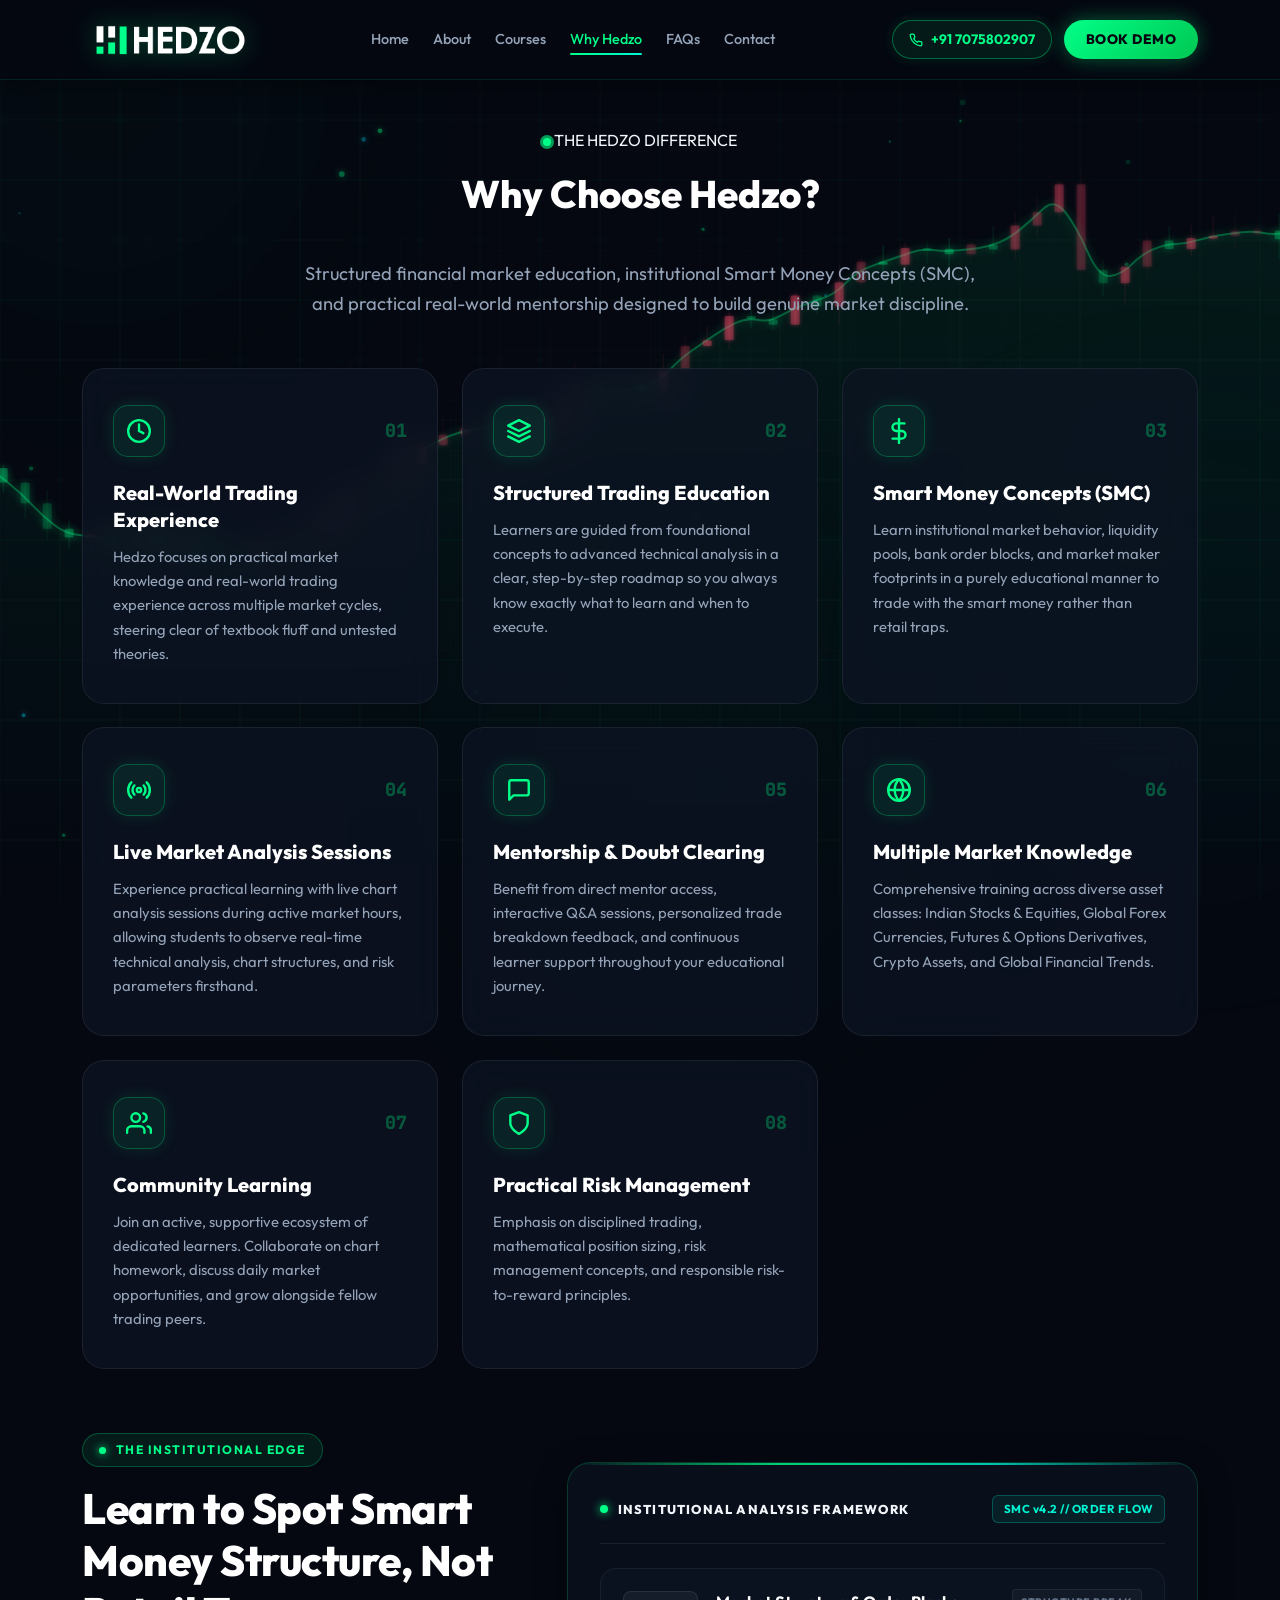
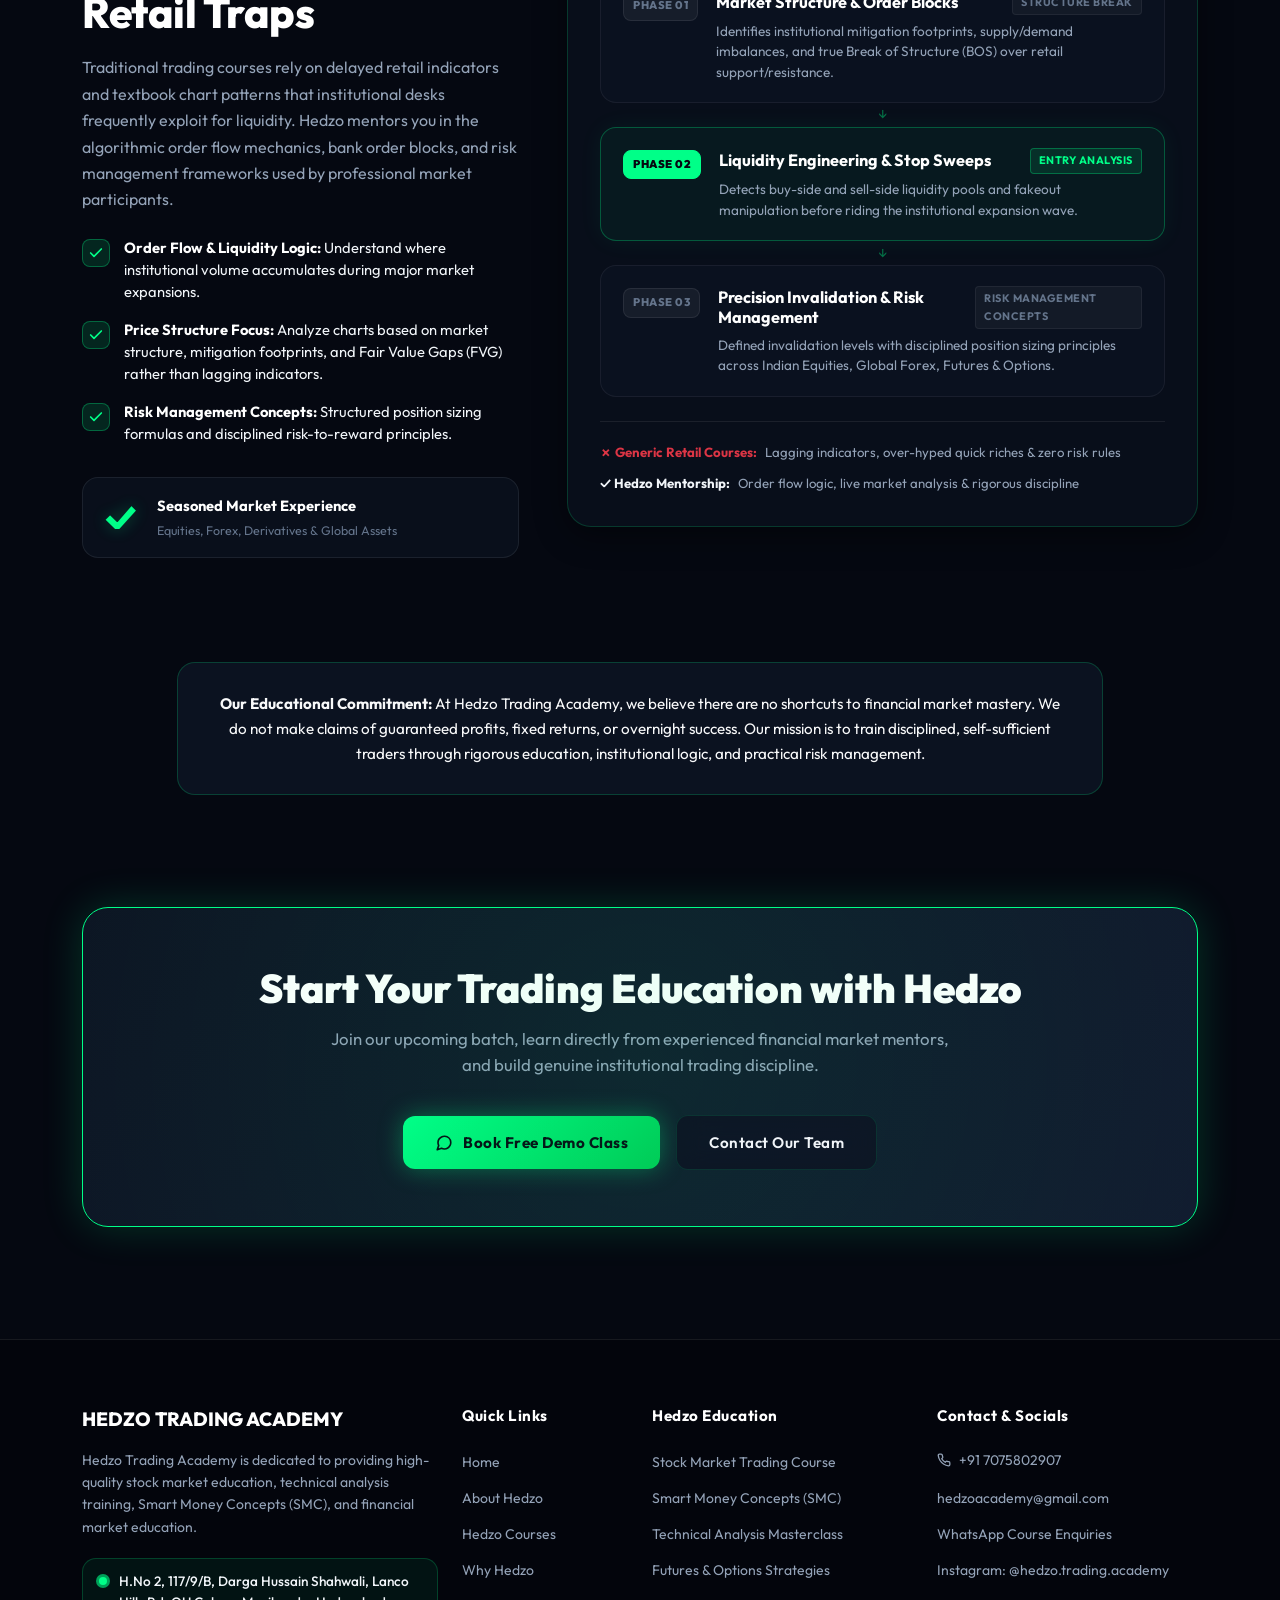
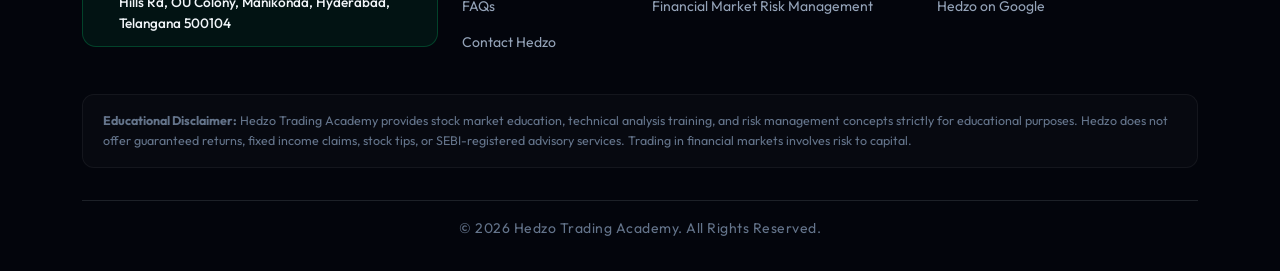
<file: why-hedzo.html>
<!DOCTYPE html>
<html lang="en">
<head>
  <meta charset="UTF-8">
  <meta name="viewport" content="width=device-width, initial-scale=1.0">
  <meta http-equiv="X-UA-Compatible" content="IE=edge">
  
  <!-- Primary SEO Meta Tags -->
  <title>Why Choose Hedzo Trading Academy | The Hedzo Difference</title>
  <meta name="title" content="Why Choose Hedzo Trading Academy | The Hedzo Difference">
  <meta name="description" content="Discover why traders choose Hedzo Trading Academy: structured education, Smart Money Concepts (SMC), live market sessions, and practical risk management.">
  <meta name="keywords" content="Why Hedzo, Hedzo Trading Academy, Trading Education, Trading Courses, Stock Market Education, Trading Mentorship, Smart Money Concepts, SMC Trading Hyderabad">
  <meta name="author" content="Hedzo Trading Academy">
  <meta name="theme-color" content="#050811">
  <link rel="canonical" href="https://hedzo.co.in/why-hedzo">

  <!-- Open Graph / Facebook -->
  <meta property="og:site_name" content="Hedzo Trading Academy">
  <meta property="og:type" content="website">
  <meta property="og:url" content="https://hedzo.co.in/why-hedzo">
  <meta property="og:title" content="Why Choose Hedzo Trading Academy | The Hedzo Difference">
  <meta property="og:description" content="Structured stock market education, institutional SMC strategies, and practical real-world mentorship designed to build genuine market discipline.">
  <meta property="og:image" content="https://hedzo.co.in/assets/logo/Hedzo.png">

  <!-- Twitter / X Card -->
  <meta property="twitter:card" content="summary_large_image">
  <meta property="twitter:url" content="https://hedzo.co.in/why-hedzo">
  <meta property="twitter:title" content="Why Choose Hedzo Trading Academy | The Hedzo Difference">
  <meta property="twitter:description" content="Discover the 8 core pillars of Hedzo Trading Academy's mentorship curriculum.">
  <meta property="twitter:image" content="https://hedzo.co.in/assets/logo/Hedzo.png">

  <!-- Favicon Links -->
  <link rel="icon" type="image/png" href="assets/favicon.png">
  <link rel="shortcut icon" type="image/png" href="assets/favicon.png">
  <link rel="apple-touch-icon" href="assets/favicon.png">

  <!-- Google Fonts: Outfit, Inter & JetBrains Mono -->
  <link rel="preconnect" href="https://fonts.googleapis.com">
  <link rel="preconnect" href="https://fonts.gstatic.com" crossorigin>
  <link href="https://fonts.googleapis.com/css2?family=Inter:wght@400;500;600;700&family=JetBrains+Mono:wght@500;700;800&family=Outfit:wght@400;500;600;700;800;900&display=swap" rel="stylesheet">

  <!-- Bootstrap 5 CSS -->
  <link href="https://cdn.jsdelivr.net/npm/bootstrap@5.3.3/dist/css/bootstrap.min.css" rel="stylesheet" integrity="sha384-QWTKZyjpPEjISv5WaRU9OFeRpok6YctnYmDr5pNlyT2bRjXh0JMhjY6hW+ALEwIH" crossorigin="anonymous">

  <!-- AOS Animation CSS -->
  <link rel="stylesheet" href="https://unpkg.com/aos@next/dist/aos.css" />

  <!-- Custom Master Stylesheet -->
  <link rel="stylesheet" href="css/style.css?v=2.1">

  <!-- Schema.org JSON-LD Structured Data -->
  <script type="application/ld+json">
  {
    "@context": "https://schema.org",
    "@type": "WebPage",
    "name": "Why Choose Hedzo Trading Academy",
    "description": "8 core pillars of Hedzo Trading Academy's institutional trading mentorship and multi-market education.",
    "url": "https://hedzo.co.in/why-hedzo",
    "publisher": {
      "@type": "EducationalOrganization",
      "name": "Hedzo Trading Academy",
      "logo": {
        "@type": "ImageObject",
        "url": "https://hedzo.co.in/assets/logo/Hedzo.png"
      }
    }
  }
  </script>

  <!-- Google Ads Contact Conversion Tracking -->
  <script>
  function gtag_report_conversion(url) {
    var callback = function () {
      if (typeof(url) != 'undefined') {
        window.location = url;
      }
    };
    gtag('event', 'conversion', {
        'send_to': 'AW-18402641365/_skOCIvKk-scENWLiMdE',
        'event_callback': callback
    });
    return false;
  }
  </script>
</head>
<body>

  <!-- Background Animated Canvas (Exact Match to index.html) -->
  <div class="canvas-wrapper">
    <canvas id="trading-canvas"></canvas>
  </div>

  <!-- Ambient Glow Effects (Exact Match to index.html) -->
  <div class="ambient-glow glow-top-left"></div>
  <div class="ambient-glow glow-center-right"></div>
  <div class="ambient-glow glow-bottom-center"></div>
  <div class="grid-overlay"></div>

  <!-- Main Webpage Wrapper -->
  <div class="page-wrapper">

    <!-- Top Navigation / Header -->
    <header class="top-navbar" id="topHeader">
      <div class="container">
        <div class="d-flex align-items-center justify-content-between">
          <a href="/" class="navbar-brand-wrapper" aria-label="Hedzo Trading Academy Home">
            <img 
              src="https://hedzo.co.in/assets/logo/Hedzo.png" 
              alt="Hedzo Trading Academy Logo" 
              class="brand-logo-img" 
              onerror="this.onerror=null; this.src='assets/Hedzo.png';"
            >
          </a>

          <!-- Desktop Links (Unified Global Navbar) -->
          <ul class="nav-links-desktop">
            <li><a href="/" class="nav-link-custom">Home</a></li>
            <li><a href="/about" class="nav-link-custom">About</a></li>
            <li><a href="/courses" class="nav-link-custom">Courses</a></li>
            <li><a href="/why-hedzo" class="nav-link-custom active">Why Hedzo</a></li>
            <li><a href="/faqs" class="nav-link-custom">FAQs</a></li>
            <li><a href="/contact" class="nav-link-custom" onclick="return gtag_report_conversion('/contact')">Contact</a></li>
          </ul>

          <div class="navbar-action-buttons">
            <!-- Always-visible Call Button (Desktop + Mobile) -->
            <a href="tel:+917075802907" class="navbar-call-btn" id="navCallBtn" title="Call Hedzo Trading Academy: +91 7075802907" aria-label="Call +91 7075802907" onclick="return gtag_report_conversion('tel:+917075802907')">
              <svg width="14" height="14" viewBox="0 0 24 24" fill="none" stroke="currentColor" stroke-width="2.2" stroke-linecap="round" stroke-linejoin="round" class="call-icon">
                <path d="M22 16.92v3a2 2 0 0 1-2.18 2 19.79 19.79 0 0 1-8.63-3.07 19.5 19.5 0 0 1-6-6 19.79 19.79 0 0 1-3.07-8.67A2 2 0 0 1 4.11 2h3a2 2 0 0 1 2 1.72 12.84 12.84 0 0 0 .7 2.81 2 2 0 0 1-.45 2.11L8.09 9.91a16 16 0 0 0 6 6l1.27-1.27a2 2 0 0 1 2.11-.45 12.84 12.84 0 0 0 2.81.7A2 2 0 0 1 22 16.92z"></path>
              </svg>
              <span class="call-text d-none d-sm-inline">+91 7075802907</span>
              <span class="call-text d-inline d-sm-none">Call</span>
            </a>

            <!-- 🟢 BOOK DEMO Button: Visible on DESKTOP navbar ONLY (hidden on mobile navbar) -->
            <a href="https://wa.me/917075802907?text=Hi%2C%20I%20want%20to%20book%20a%20free%20demo%20class%20at%20Hedzo%20Trading%20Academy." target="_blank" rel="noopener noreferrer" class="btn-navbar-book-demo d-none d-lg-inline-flex" id="navBookDemoBtn" aria-label="Book Free Demo Class on WhatsApp" onclick="return gtag_report_conversion('https://wa.me/917075802907?text=Hi%2C%20I%20want%20to%20book%20a%20free%20demo%20class%20at%20Hedzo%20Trading%20Academy.')">
              <span>BOOK DEMO</span>
            </a>

            <!-- Mobile Hamburger Toggle Button -->
            <button class="nav-toggle-btn" id="navToggleBtn" aria-label="Toggle navigation menu" aria-expanded="false">
              <svg width="22" height="22" viewBox="0 0 24 24" fill="none" stroke="currentColor" stroke-width="2" stroke-linecap="round" stroke-linejoin="round">
                <line x1="4" y1="6" x2="20" y2="6"></line>
                <line x1="4" y1="12" x2="20" y2="12"></line>
                <line x1="4" y1="18" x2="20" y2="18"></line>
              </svg>
            </button>
          </div>
        </div>
      </div>
    </header>

    <!-- Mobile Navigation Drawer -->
    <div class="mobile-nav-drawer" id="mobileNavDrawer">
      <ul class="mobile-nav-list">
        <li><a href="/" class="mobile-nav-link"><span>Home</span> <span>&rarr;</span></a></li>
        <li><a href="/about" class="mobile-nav-link"><span>About Us</span> <span>&rarr;</span></a></li>
        <li><a href="/courses" class="mobile-nav-link"><span>Courses</span> <span>&rarr;</span></a></li>
        <li><a href="/why-hedzo" class="mobile-nav-link active"><span>Why Hedzo</span> <span>&rarr;</span></a></li>
        <li><a href="/faqs" class="mobile-nav-link"><span>FAQs</span> <span>&rarr;</span></a></li>
        <li><a href="/contact" class="mobile-nav-link" onclick="return gtag_report_conversion('/contact')"><span>Contact Us</span> <span>&rarr;</span></a></li>
      </ul>
      <a href="https://wa.me/917075802907?text=Hi%2C%20I%20want%20to%20book%20a%20free%20demo%20class%20at%20Hedzo%20Trading%20Academy." target="_blank" rel="noopener noreferrer" class="btn-navbar-book-demo w-100 justify-content-center" id="mobileDrawerBookDemoBtn" aria-label="Book Free Demo Class on WhatsApp" onclick="return gtag_report_conversion('https://wa.me/917075802907?text=Hi%2C%20I%20want%20to%20book%20a%20free%20demo%20class%20at%20Hedzo%20Trading%20Academy.')">
        <span>BOOK DEMO</span>
      </a>
    </div>

    <!-- Main Content Area -->
    <main id="mainContent">

      <!-- Why Hedzo Hero Header -->
      <section class="why-section-wrapper pt-5 pb-5">
        <div class="container">
          
          <div class="text-center mb-5" data-aos="fade-up" data-aos-duration="600">
            <div class="badge-pill mb-3">
              <span class="live-dot"></span>
              <span>THE HEDZO DIFFERENCE</span>
            </div>
            <h1 class="section-title">Why Choose Hedzo?</h1>
            <p class="hero-subtitle mb-0">
              Structured financial market education, institutional Smart Money Concepts (SMC), and practical real-world mentorship designed to build genuine market discipline.
            </p>
          </div>

          <!-- 8 Core Value Pillars Grid -->
          <div class="why-features-grid">

            <!-- Card 1: Real-World Experience -->
            <div class="why-feature-card" data-aos="fade-up" data-aos-duration="600" data-aos-delay="100">
              <div class="why-card-top">
                <div class="why-feature-icon" aria-hidden="true">
                  <svg width="26" height="26" viewBox="0 0 24 24" fill="none" stroke="currentColor" stroke-width="2.2" stroke-linecap="round" stroke-linejoin="round">
                    <circle cx="12" cy="12" r="10"></circle>
                    <polyline points="12 6 12 12 16 14"></polyline>
                  </svg>
                </div>
                <div class="why-feature-num">01</div>
              </div>
              <h3 class="why-feature-title">Real-World Trading Experience</h3>
              <p class="why-feature-desc">
                Hedzo focuses on practical market knowledge and real-world trading experience across multiple market cycles, steering clear of textbook fluff and untested theories.
              </p>
            </div>

            <!-- Card 2: Structured Education -->
            <div class="why-feature-card" data-aos="fade-up" data-aos-duration="600" data-aos-delay="150">
              <div class="why-card-top">
                <div class="why-feature-icon" aria-hidden="true">
                  <svg width="26" height="26" viewBox="0 0 24 24" fill="none" stroke="currentColor" stroke-width="2.2" stroke-linecap="round" stroke-linejoin="round">
                    <polygon points="12 2 2 7 12 12 22 7 12 2"></polygon>
                    <polyline points="2 17 12 22 22 17"></polyline>
                    <polyline points="2 12 12 17 22 12"></polyline>
                  </svg>
                </div>
                <div class="why-feature-num">02</div>
              </div>
              <h3 class="why-feature-title">Structured Trading Education</h3>
              <p class="why-feature-desc">
                Learners are guided from foundational concepts to advanced technical analysis in a clear, step-by-step roadmap so you always know exactly what to learn and when to execute.
              </p>
            </div>

            <!-- Card 3: Smart Money Concepts -->
            <div class="why-feature-card" data-aos="fade-up" data-aos-duration="600" data-aos-delay="200">
              <div class="why-card-top">
                <div class="why-feature-icon" aria-hidden="true">
                  <svg width="26" height="26" viewBox="0 0 24 24" fill="none" stroke="currentColor" stroke-width="2.2" stroke-linecap="round" stroke-linejoin="round">
                    <line x1="12" y1="1" x2="12" y2="23"></line>
                    <path d="M17 5H9.5a3.5 3.5 0 0 0 0 7h5a3.5 3.5 0 0 1 0 7H6"></path>
                  </svg>
                </div>
                <div class="why-feature-num">03</div>
              </div>
              <h3 class="why-feature-title">Smart Money Concepts (SMC)</h3>
              <p class="why-feature-desc">
                Learn institutional market behavior, liquidity pools, bank order blocks, and market maker footprints in a purely educational manner to trade with the smart money rather than retail traps.
              </p>
            </div>

            <!-- Card 4: Live Trading Sessions -->
            <div class="why-feature-card" data-aos="fade-up" data-aos-duration="600" data-aos-delay="250">
              <div class="why-card-top">
                <div class="why-feature-icon" aria-hidden="true">
                  <svg width="26" height="26" viewBox="0 0 24 24" fill="none" stroke="currentColor" stroke-width="2.2" stroke-linecap="round" stroke-linejoin="round">
                    <circle cx="12" cy="12" r="2"></circle>
                    <path d="M16.24 7.76a6 6 0 0 1 0 8.49m-8.48-.01a6 6 0 0 1 0-8.49m11.31-2.82a10 10 0 0 1 0 14.14m-14.14 0a10 10 0 0 1 0-14.14"></path>
                  </svg>
                </div>
                <div class="why-feature-num">04</div>
              </div>
              <h3 class="why-feature-title">Live Market Analysis Sessions</h3>
              <p class="why-feature-desc">
                Experience practical learning with live chart analysis sessions during active market hours, allowing students to observe real-time technical analysis, chart structures, and risk parameters firsthand.
              </p>
            </div>

            <!-- Card 5: Mentorship & Doubt Clearing -->
            <div class="why-feature-card" data-aos="fade-up" data-aos-duration="600" data-aos-delay="300">
              <div class="why-card-top">
                <div class="why-feature-icon" aria-hidden="true">
                  <svg width="26" height="26" viewBox="0 0 24 24" fill="none" stroke="currentColor" stroke-width="2.2" stroke-linecap="round" stroke-linejoin="round">
                    <path d="M21 15a2 2 0 0 1-2 2H7l-4 4V5a2 2 0 0 1 2-2h14a2 2 0 0 1 2 2z"></path>
                  </svg>
                </div>
                <div class="why-feature-num">05</div>
              </div>
              <h3 class="why-feature-title">Mentorship &amp; Doubt Clearing</h3>
              <p class="why-feature-desc">
                Benefit from direct mentor access, interactive Q&amp;A sessions, personalized trade breakdown feedback, and continuous learner support throughout your educational journey.
              </p>
            </div>

            <!-- Card 6: Multiple Market Knowledge -->
            <div class="why-feature-card" data-aos="fade-up" data-aos-duration="600" data-aos-delay="350">
              <div class="why-card-top">
                <div class="why-feature-icon" aria-hidden="true">
                  <svg width="26" height="26" viewBox="0 0 24 24" fill="none" stroke="currentColor" stroke-width="2.2" stroke-linecap="round" stroke-linejoin="round">
                    <circle cx="12" cy="12" r="10"></circle>
                    <line x1="2" y1="12" x2="22" y2="12"></line>
                    <path d="M12 2a15.3 15.3 0 0 1 4 10 15.3 15.3 0 0 1-4 10 15.3 15.3 0 0 1-4-10 15.3 15.3 0 0 1 4-10z"></path>
                  </svg>
                </div>
                <div class="why-feature-num">06</div>
              </div>
              <h3 class="why-feature-title">Multiple Market Knowledge</h3>
              <p class="why-feature-desc">
                Comprehensive training across diverse asset classes: Indian Stocks &amp; Equities, Global Forex Currencies, Futures &amp; Options Derivatives, Crypto Assets, and Global Financial Trends.
              </p>
            </div>

            <!-- Card 7: Community Learning -->
            <div class="why-feature-card" data-aos="fade-up" data-aos-duration="600" data-aos-delay="400">
              <div class="why-card-top">
                <div class="why-feature-icon" aria-hidden="true">
                  <svg width="26" height="26" viewBox="0 0 24 24" fill="none" stroke="currentColor" stroke-width="2.2" stroke-linecap="round" stroke-linejoin="round">
                    <path d="M17 21v-2a4 4 0 0 0-4-4H5a4 4 0 0 0-4 4v2"></path>
                    <circle cx="9" cy="7" r="4"></circle>
                    <path d="M23 21v-2a4 4 0 0 0-3-3.87"></path>
                    <path d="M16 3.13a4 4 0 0 1 0 7.75"></path>
                  </svg>
                </div>
                <div class="why-feature-num">07</div>
              </div>
              <h3 class="why-feature-title">Community Learning</h3>
              <p class="why-feature-desc">
                Join an active, supportive ecosystem of dedicated learners. Collaborate on chart homework, discuss daily market opportunities, and grow alongside fellow trading peers.
              </p>
            </div>

            <!-- Card 8: Practical Risk Management -->
            <div class="why-feature-card" data-aos="fade-up" data-aos-duration="600" data-aos-delay="450">
              <div class="why-card-top">
                <div class="why-feature-icon" aria-hidden="true">
                  <svg width="26" height="26" viewBox="0 0 24 24" fill="none" stroke="currentColor" stroke-width="2.2" stroke-linecap="round" stroke-linejoin="round">
                    <path d="M12 22s8-4 8-10V5l-8-3-8 3v7c0 6 8 10 8 10z"></path>
                  </svg>
                </div>
                <div class="why-feature-num">08</div>
              </div>
              <h3 class="why-feature-title">Practical Risk Management</h3>
              <p class="why-feature-desc">
                Emphasis on disciplined trading, mathematical position sizing, risk management concepts, and responsible risk-to-reward principles.
              </p>
            </div>

          </div>

          <!-- THE INSTITUTIONAL EDGE - Premium Financial Engineering Section -->
          <section class="institutional-edge-section mt-5 pt-3 pb-3" id="institutionalEdgeSection" aria-label="The Institutional Edge">
            <div class="row align-items-center g-5">
              
              <!-- LEFT COLUMN: Institutional Thesis & Value Proposition -->
              <div class="col-12 col-lg-5" data-aos="fade-up" data-aos-duration="600">
                <div class="inst-content-wrapper">
                  
                  <div class="inst-eyebrow mb-3">
                    <span class="inst-eyebrow-dot"></span>
                    <span>THE INSTITUTIONAL EDGE</span>
                  </div>

                  <h2 class="inst-main-heading mb-3">
                    Learn to Spot <span class="text-neon">Smart Money Structure</span>, Not Retail Traps
                  </h2>

                  <p class="inst-main-desc mb-4">
                    Traditional trading courses rely on delayed retail indicators and textbook chart patterns that institutional desks frequently exploit for liquidity. Hedzo mentors you in the algorithmic order flow mechanics, bank order blocks, and risk management frameworks used by professional market participants.
                  </p>

                  <!-- Core Advantage Checkmarks / Feature Badges -->
                  <div class="inst-key-points mb-4">
                    <div class="inst-point-item">
                      <div class="inst-point-icon" aria-hidden="true">
                        <svg width="16" height="16" viewBox="0 0 24 24" fill="none" stroke="currentColor" stroke-width="2.5" stroke-linecap="round" stroke-linejoin="round">
                          <polyline points="20 6 9 17 4 12"></polyline>
                        </svg>
                      </div>
                      <div class="inst-point-text">
                        <strong>Order Flow &amp; Liquidity Logic:</strong> Understand where institutional volume accumulates during major market expansions.
                      </div>
                    </div>

                    <div class="inst-point-item">
                      <div class="inst-point-icon" aria-hidden="true">
                        <svg width="16" height="16" viewBox="0 0 24 24" fill="none" stroke="currentColor" stroke-width="2.5" stroke-linecap="round" stroke-linejoin="round">
                          <polyline points="20 6 9 17 4 12"></polyline>
                        </svg>
                      </div>
                      <div class="inst-point-text">
                        <strong>Price Structure Focus:</strong> Analyze charts based on market structure, mitigation footprints, and Fair Value Gaps (FVG) rather than lagging indicators.
                      </div>
                    </div>

                    <div class="inst-point-item">
                      <div class="inst-point-icon" aria-hidden="true">
                        <svg width="16" height="16" viewBox="0 0 24 24" fill="none" stroke="currentColor" stroke-width="2.5" stroke-linecap="round" stroke-linejoin="round">
                          <polyline points="20 6 9 17 4 12"></polyline>
                        </svg>
                      </div>
                      <div class="inst-point-text">
                        <strong>Risk Management Concepts:</strong> Structured position sizing formulas and disciplined risk-to-reward principles.
                      </div>
                    </div>
                  </div>

                  <!-- Experience Highlight Metric -->
                  <div class="inst-metric-badge">
                    <div class="inst-metric-number">&#10003;</div>
                    <div class="inst-metric-info">
                      <span class="inst-metric-title">Seasoned Market Experience</span>
                      <span class="inst-metric-subtitle">Equities, Forex, Derivatives &amp; Global Assets</span>
                    </div>
                  </div>

                </div>
              </div>

              <!-- RIGHT COLUMN: Sophisticated Institutional Execution Matrix Visual -->
              <div class="col-12 col-lg-7" data-aos="fade-up" data-aos-duration="600" data-aos-delay="150">
                <div class="inst-console-card">
                  
                  <!-- Console Header / Terminal HUD -->
                  <div class="inst-console-header">
                    <div class="inst-console-status">
                      <span class="inst-pulse-dot"></span>
                      <span class="inst-console-title">INSTITUTIONAL ANALYSIS FRAMEWORK</span>
                    </div>
                    <div class="inst-console-tag">SMC v4.2 // ORDER FLOW</div>
                  </div>

                  <!-- Layered Architecture Blocks -->
                  <div class="inst-blocks-container">
                    
                    <!-- Layer 1: Market Structure & Order Blocks -->
                    <div class="inst-layer-item">
                      <div class="inst-layer-badge">PHASE 01</div>
                      <div class="inst-layer-body">
                        <div class="d-flex align-items-center justify-content-between mb-1">
                          <h3 class="inst-layer-title mb-0">Market Structure &amp; Order Blocks</h3>
                          <span class="inst-mini-tag">STRUCTURE BREAK</span>
                        </div>
                        <p class="inst-layer-desc mb-0">
                          Identifies institutional mitigation footprints, supply/demand imbalances, and true Break of Structure (BOS) over retail support/resistance.
                        </p>
                      </div>
                    </div>

                    <!-- Connection Connector Line -->
                    <div class="inst-layer-connector" aria-hidden="true">
                      <span class="connector-arrow">&darr;</span>
                    </div>

                    <!-- Layer 2: Liquidity Engineering & Sweeps -->
                    <div class="inst-layer-item highlight-layer">
                      <div class="inst-layer-badge highlight-badge">PHASE 02</div>
                      <div class="inst-layer-body">
                        <div class="d-flex align-items-center justify-content-between mb-1">
                          <h3 class="inst-layer-title mb-0">Liquidity Engineering &amp; Stop Sweeps</h3>
                          <span class="inst-mini-tag highlight-tag">ENTRY ANALYSIS</span>
                        </div>
                        <p class="inst-layer-desc mb-0">
                          Detects buy-side and sell-side liquidity pools and fakeout manipulation before riding the institutional expansion wave.
                        </p>
                      </div>
                    </div>

                    <!-- Connection Connector Line -->
                    <div class="inst-layer-connector" aria-hidden="true">
                      <span class="connector-arrow">&darr;</span>
                    </div>

                    <!-- Layer 3: Risk Management & Multi-Market Execution -->
                    <div class="inst-layer-item">
                      <div class="inst-layer-badge">PHASE 03</div>
                      <div class="inst-layer-body">
                        <div class="d-flex align-items-center justify-content-between mb-1">
                          <h3 class="inst-layer-title mb-0">Precision Invalidation &amp; Risk Management</h3>
                          <span class="inst-mini-tag">RISK MANAGEMENT CONCEPTS</span>
                        </div>
                        <p class="inst-layer-desc mb-0">
                          Defined invalidation levels with disciplined position sizing principles across Indian Equities, Global Forex, Futures &amp; Options.
                        </p>
                      </div>
                    </div>

                  </div>

                  <!-- Bottom Institutional Distinction Strip -->
                  <div class="inst-comparison-strip">
                    <div class="strip-retail">
                      <span class="strip-label text-danger">&#x2717; Generic Retail Courses:</span>
                      <span class="strip-text">Lagging indicators, over-hyped quick riches &amp; zero risk rules</span>
                    </div>
                    <div class="strip-hedzo">
                      <span class="strip-label text-neon">&#x2713; Hedzo Mentorship:</span>
                      <span class="strip-text">Order flow logic, live market analysis &amp; rigorous discipline</span>
                    </div>
                  </div>

                </div>
              </div>

            </div>
          </section>

          <!-- Educational Philosophy Disclaimer Note -->
          <div class="row justify-content-center mt-5">
            <div class="col-12 col-lg-10">
              <div class="disclaimer-box text-center" style="background: rgba(13, 20, 36, 0.85); border: 1px solid rgba(0, 255, 136, 0.2); border-radius: 18px; padding: 1.75rem 2rem;">
                <p class="mb-0 text-light" style="font-size: 0.95rem; line-height: 1.65;">
                  <strong class="text-neon">Our Educational Commitment:</strong> At Hedzo Trading Academy, we believe there are no shortcuts to financial market mastery. We do not make claims of guaranteed profits, fixed returns, or overnight success. Our mission is to train disciplined, self-sufficient traders through rigorous education, institutional logic, and practical risk management.
                </p>
              </div>
            </div>
          </div>

          <!-- Strong Call to Action Banner -->
          <div class="mentor-cta-section mt-5">
            <div class="mentor-cta-banner" data-aos="zoom-in" data-aos-duration="600">
              <h2 class="mentor-cta-title">Start Your Trading Education with Hedzo</h2>
              <p class="mentor-cta-subtitle">
                Join our upcoming batch, learn directly from experienced financial market mentors, and build genuine institutional trading discipline.
              </p>
              <div class="d-flex flex-wrap align-items-center justify-content-center gap-3">
                <a href="https://wa.me/917075802907?text=Hi%2C%20I%20want%20to%20start%20my%20trading%20education%20at%20Hedzo%20Trading%20Academy." target="_blank" rel="noopener noreferrer" class="btn-hero-primary" id="btnWhyHedzoWhatsApp" onclick="return gtag_report_conversion('https://wa.me/917075802907?text=Hi%2C%20I%20want%20to%20start%20my%20trading%20education%20at%20Hedzo%20Trading%20Academy.')">
                  <svg width="18" height="18" viewBox="0 0 24 24" fill="none" stroke="currentColor" stroke-width="2.2" stroke-linecap="round" stroke-linejoin="round">
                    <path d="M21 11.5a8.38 8.38 0 0 1-.9 3.8 8.5 8.5 0 0 1-7.6 4.7 8.38 8.38 0 0 1-3.8-.9L3 21l1.9-5.7a8.38 8.38 0 0 1-.9-3.8 8.5 8.5 0 0 1 4.7-7.6 8.38 8.38 0 0 1 3.8-.9h.5a8.48 8.48 0 0 1 8 8v.5z"></path>
                  </svg>
                  <span>Book Free Demo Class</span>
                </a>
                <a href="/contact" class="btn-hero-secondary" onclick="return gtag_report_conversion('/contact')">
                  <span>Contact Our Team</span>
                </a>
              </div>
            </div>
          </div>

        </div>
      </section>

    </main>

    <!-- Multi-Column Academy Footer (Exact Match to index.html) -->
    <footer class="main-footer-enhanced" id="mainFooter">
      <div class="container">
        <div class="row g-4 mb-4">
          <!-- Column 1: Brand -->
          <div class="col-12 col-lg-4">
            <div class="footer-brand-title">HEDZO TRADING ACADEMY</div>
            <p class="footer-desc">
              Hedzo Trading Academy is dedicated to providing high-quality stock market education, technical analysis training, Smart Money Concepts (SMC), and financial market education.
            </p>
            <div class="footer-location-badge">
              <span class="live-dot"></span>
              <span>H.No 2, 117/9/B, Darga Hussain Shahwali, Lanco Hills Rd, OU Colony, Manikonda, Hyderabad, Telangana 500104</span>
            </div>
          </div>

          <!-- Column 2: Navigation -->
          <div class="col-6 col-md-3 col-lg-2">
            <div class="footer-col-heading">Quick Links</div>
            <ul class="footer-link-list">
              <li class="footer-link-item"><a href="/">Home</a></li>
              <li class="footer-link-item"><a href="/about">About Hedzo</a></li>
              <li class="footer-link-item"><a href="/courses">Hedzo Courses</a></li>
              <li class="footer-link-item"><a href="/why-hedzo">Why Hedzo</a></li>
              <li class="footer-link-item"><a href="/faqs">FAQs</a></li>
              <li class="footer-link-item"><a href="/contact" onclick="return gtag_report_conversion('/contact')">Contact Hedzo</a></li>
            </ul>
          </div>

          <!-- Column 3: Course Topics -->
          <div class="col-6 col-md-3 col-lg-3">
            <div class="footer-col-heading">Hedzo Education</div>
            <ul class="footer-link-list">
              <li class="footer-link-item"><a href="/courses">Stock Market Trading Course</a></li>
              <li class="footer-link-item"><a href="/courses">Smart Money Concepts (SMC)</a></li>
              <li class="footer-link-item"><a href="/courses">Technical Analysis Masterclass</a></li>
              <li class="footer-link-item"><a href="/courses">Futures &amp; Options Strategies</a></li>
              <li class="footer-link-item"><a href="/courses">Financial Market Risk Management</a></li>
            </ul>
          </div>

          <!-- Column 4: Contact Summary -->
          <div class="col-12 col-md-6 col-lg-3">
            <div class="footer-col-heading">Contact &amp; Socials</div>
            <ul class="footer-link-list">
              <li class="footer-link-item">
                <a href="tel:+917075802907" class="d-inline-flex align-items-center gap-2" onclick="return gtag_report_conversion('tel:+917075802907')">
                  <svg width="14" height="14" viewBox="0 0 24 24" fill="none" stroke="currentColor" stroke-width="2.2" stroke-linecap="round" stroke-linejoin="round">
                    <path d="M22 16.92v3a2 2 0 0 1-2.18 2 19.79 19.79 0 0 1-8.63-3.07 19.5 19.5 0 0 1-6-6 19.79 19.79 0 0 1-3.07-8.67A2 2 0 0 1 4.11 2h3a2 2 0 0 1 2 1.72 12.84 12.84 0 0 0 .7 2.81 2 2 0 0 1-.45 2.11L8.09 9.91a16 16 0 0 0 6 6l1.27-1.27a2 2 0 0 1 2.11-.45 12.84 12.84 0 0 0 2.81.7A2 2 0 0 1 22 16.92z"></path>
                  </svg>
                  <span>+91 7075802907</span>
                </a>
              </li>
              <li class="footer-link-item">
                <a href="mailto:hedzoacademy@gmail.com" onclick="return gtag_report_conversion('mailto:hedzoacademy@gmail.com')">hedzoacademy@gmail.com</a>
              </li>
              <li class="footer-link-item">
                <a href="https://wa.me/917075802907" target="_blank" rel="noopener noreferrer" onclick="return gtag_report_conversion('https://wa.me/917075802907')">WhatsApp Course Enquiries</a>
              </li>
              <li class="footer-link-item">
                <a href="https://www.instagram.com/hedzo.trading.academy?igsi=MXUzdnVzanM0ZXdyYg==" target="_blank" rel="noopener noreferrer">Instagram: @hedzo.trading.academy</a>
              </li>
              <li class="footer-link-item">
                <a href="https://share.google/PA1BuHLwv5aj3FNFn" target="_blank" rel="noopener noreferrer">Hedzo on Google</a>
              </li>
            </ul>
          </div>
        </div>

        <!-- Educational Disclaimer Box -->
        <div class="disclaimer-box">
          <strong>Educational Disclaimer:</strong> Hedzo Trading Academy provides stock market education, technical analysis training, and risk management concepts strictly for educational purposes. Hedzo does not offer guaranteed returns, fixed income claims, stock tips, or SEBI-registered advisory services. Trading in financial markets involves risk to capital.
        </div>

        <div class="text-center pt-3 border-top border-secondary border-opacity-25">
          <p class="copyright-text mb-0">
            &copy; 2026 Hedzo Trading Academy. All Rights Reserved.
          </p>
        </div>
      </div>
    </footer>

  </div>

  <!-- Toast Notification Container -->
  <div class="toast-container-custom" id="toastContainer"></div>

  <!-- Bootstrap 5 Bundle JS -->
  <script src="https://cdn.jsdelivr.net/npm/bootstrap@5.3.3/dist/js/bootstrap.bundle.min.js" integrity="sha384-YvpcrYf0tY3lHB60NNkmXc5s9fDVZLESaAA55NDzOxhy9GkcIdslK1eN7N6jIeHz" crossorigin="anonymous"></script>

  <!-- AOS Animation JS -->
  <script src="https://unpkg.com/aos@next/dist/aos.js"></script>

  <!-- Dynamic Trading Canvas Background Script -->
  <script src="js/trading-canvas.js?v=2.1"></script>

  <!-- Main Application Script -->
  <script src="js/app.js?v=2.1"></script>
</body>
</html>
</file>
<file: css/style.css>
/* ==========================================================================
   HEDZO TRADING ACADEMY - DESIGN SYSTEM & STYLESHEET
   Aesthetics: Deep Dark Navy & Pitch Black, Neon Green Accents, Glassmorphism
   ========================================================================== */

/* 1. Custom Properties (Design Tokens) */
:root {
  --bg-dark-primary: #050811;
  --bg-dark-secondary: #0a0f1d;
  --bg-dark-tertiary: #0f1629;
  
  --bg-surface: rgba(13, 20, 36, 0.7);
  --bg-surface-elevated: rgba(18, 27, 49, 0.85);
  --bg-input: rgba(10, 15, 29, 0.8);
  
  --accent-neon: #00FF88;
  --accent-neon-bright: #39FF9F;
  --accent-neon-glow: rgba(0, 255, 136, 0.35);
  --accent-neon-deep: #00C853;
  --accent-cyan: #00F5D4;
  --bull-green: #00E676;
  --bear-coral: #FF4D6D;
  
  --text-white: #FFFFFF;
  --text-light: #F1F5F9;
  --text-muted: #94A3B8;
  --text-dim: #64748B;
  
  --border-subtle: rgba(0, 255, 136, 0.12);
  --border-card: rgba(255, 255, 255, 0.07);
  --border-glow: rgba(0, 255, 136, 0.4);
  
  --font-primary: 'Outfit', 'Inter', system-ui, -apple-system, sans-serif;
  --font-mono: 'JetBrains Mono', monospace;
  
  --transition-fast: 0.25s cubic-bezier(0.16, 1, 0.3, 1);
  --transition-normal: 0.35s cubic-bezier(0.16, 1, 0.3, 1);
  --transition-smooth: 0.6s cubic-bezier(0.16, 1, 0.3, 1);
  --transition-bounce: 0.5s cubic-bezier(0.34, 1.56, 0.64, 1);
}

/* 2. Global Reset & Base Setup */
*, *::before, *::after {
  box-sizing: border-box;
  margin: 0;
  padding: 0;
}

html {
  font-size: 16px;
  scroll-behavior: smooth;
  scroll-padding-top: 90px;
  -webkit-font-smoothing: antialiased;
  -moz-osx-font-smoothing: grayscale;
  overflow-x: clip;
  width: 100%;
}

body {
  font-family: var(--font-primary);
  background-color: var(--bg-dark-primary);
  color: var(--text-light);
  line-height: 1.6;
  position: relative;
  min-height: 100vh;
  width: 100%;
  overflow-x: clip;
}

::selection {
  background-color: var(--accent-neon);
  color: var(--bg-dark-primary);
}

/* 3. Ambient Background & Canvas */
.canvas-wrapper {
  position: fixed;
  top: 0;
  left: 0;
  width: 100vw;
  height: 100vh;
  z-index: 0;
  pointer-events: none;
  overflow: hidden;
}

#trading-canvas {
  width: 100%;
  height: 100%;
  display: block;
}

/* Atmospheric Ambient Glow Orbs */
.ambient-glow {
  position: fixed;
  border-radius: 50%;
  filter: blur(140px);
  pointer-events: none;
  z-index: 0;
  opacity: 0.45;
}

.glow-top-left {
  top: -150px;
  left: -150px;
  width: 500px;
  height: 500px;
  background: radial-gradient(circle, rgba(0, 255, 136, 0.18) 0%, rgba(5, 8, 17, 0) 70%);
}

.glow-center-right {
  top: 40%;
  right: -200px;
  width: 600px;
  height: 600px;
  background: radial-gradient(circle, rgba(0, 245, 212, 0.12) 0%, rgba(5, 8, 17, 0) 70%);
}

.glow-bottom-center {
  bottom: -150px;
  left: 30%;
  width: 650px;
  height: 500px;
  background: radial-gradient(circle, rgba(0, 255, 136, 0.15) 0%, rgba(5, 8, 17, 0) 70%);
}

/* Subtle Geometric Grid Overlay */
.grid-overlay {
  position: fixed;
  top: 0;
  left: 0;
  width: 100vw;
  height: 100vh;
  background-image: 
    linear-gradient(to right, rgba(255, 255, 255, 0.02) 1px, transparent 1px),
    linear-gradient(to bottom, rgba(255, 255, 255, 0.02) 1px, transparent 1px);
  background-size: 50px 50px;
  mask-image: radial-gradient(ellipse at center, rgba(0, 0, 0, 0.9) 0%, rgba(0, 0, 0, 0.1) 85%);
  pointer-events: none;
  z-index: 1;
}

/* 4. Page Layout Container */
.page-wrapper {
  position: relative;
  z-index: 2;
  display: flex;
  flex-direction: column;
  min-height: 100vh;
  width: 100%;
}

/* 5. Navigation & Top Header */
.top-navbar {
  position: -webkit-sticky;
  position: sticky;
  top: 0;
  left: 0;
  right: 0;
  width: 100%;
  z-index: 9999;
  padding: 0.85rem 0;
  background: rgba(5, 8, 17, 0.92);
  backdrop-filter: blur(20px);
  -webkit-backdrop-filter: blur(20px);
  border-bottom: 1px solid rgba(0, 255, 136, 0.12);
  box-shadow: 0 4px 24px rgba(0, 0, 0, 0.45);
  transition: background 0.3s ease, box-shadow 0.3s ease, padding 0.3s ease;
}

.navbar-brand-wrapper {
  display: flex;
  align-items: center;
  gap: 0.85rem;
  text-decoration: none;
  color: inherit;
}

.brand-logo-img {
  height: 52px;
  max-width: 220px;
  width: auto;
  object-fit: contain;
  filter: drop-shadow(0 0 14px rgba(0, 255, 136, 0.35));
  transition: transform var(--transition-fast), filter var(--transition-fast);
}

.brand-logo-img:hover {
  transform: scale(1.03);
  filter: drop-shadow(0 0 20px rgba(0, 255, 136, 0.55));
}

.location-pill {
  display: inline-flex;
  align-items: center;
  gap: 0.5rem;
  padding: 0.45rem 1rem;
  background: rgba(13, 20, 36, 0.8);
  border: 1px solid var(--border-subtle);
  border-radius: 100px;
  font-size: 0.825rem;
  font-weight: 500;
  color: var(--text-muted);
  backdrop-filter: blur(12px);
  transition: var(--transition-fast);
}

.location-pill:hover {
  border-color: var(--accent-neon);
  color: var(--text-light);
  box-shadow: 0 0 16px rgba(0, 255, 136, 0.2);
}

.live-dot {
  width: 8px;
  height: 8px;
  background-color: var(--accent-neon);
  border-radius: 50%;
  position: relative;
  display: inline-block;
  flex-shrink: 0;
}

.live-dot::after {
  content: '';
  position: absolute;
  top: -3px;
  left: -3px;
  width: 14px;
  height: 14px;
  border-radius: 50%;
  background-color: var(--accent-neon);
  opacity: 0.6;
  animation: radarPing 2s cubic-bezier(0, 0, 0.2, 1) infinite;
}

@keyframes radarPing {
  0% { transform: scale(0.6); opacity: 0.9; }
  100% { transform: scale(2.4); opacity: 0; }
}

/* 7. Hero Section */
.hero-section {
  padding: 4.5rem 0 3.5rem;
  text-align: center;
  position: relative;
}

/* Brand Emblem Spotlight */
.hero-emblem-badge {
  display: inline-flex;
  align-items: center;
  justify-content: center;
  margin-bottom: 2rem;
  position: relative;
}

.hero-emblem-icon {
  width: 80px;
  height: 80px;
  background: linear-gradient(145deg, rgba(13, 20, 36, 0.9), rgba(18, 27, 49, 0.9));
  border: 1.5px solid var(--accent-neon);
  border-radius: 24px;
  display: flex;
  align-items: center;
  justify-content: center;
  box-shadow: 0 0 35px var(--accent-neon-glow), inset 0 0 15px rgba(0, 255, 136, 0.15);
  transition: transform var(--transition-normal);
}

.hero-emblem-icon:hover {
  transform: translateY(-4px) scale(1.05);
}

.hero-emblem-icon svg {
  width: 48px;
  height: 48px;
}

/* Badge Pill */
.hero-badge-pill {
  display: inline-flex;
  align-items: center;
  gap: 0.65rem;
  padding: 0.55rem 1.35rem;
  background: rgba(0, 255, 136, 0.08);
  border: 1px solid rgba(0, 255, 136, 0.3);
  border-radius: 100px;
  font-size: 0.85rem;
  font-weight: 700;
  letter-spacing: 2px;
  text-transform: uppercase;
  color: var(--accent-neon);
  margin-bottom: 1.75rem;
  box-shadow: 0 0 25px rgba(0, 255, 136, 0.15);
  backdrop-filter: blur(10px);
}

.pulse-indicator {
  width: 9px;
  height: 9px;
  background-color: var(--accent-neon);
  border-radius: 50%;
  box-shadow: 0 0 12px var(--accent-neon);
  animation: pulseNeon 1.8s infinite;
}

@keyframes pulseNeon {
  0% { transform: scale(1); opacity: 1; }
  50% { transform: scale(1.3); opacity: 0.6; }
  100% { transform: scale(1); opacity: 1; }
}

/* Main Heading */
.hero-title {
  font-size: clamp(2.1rem, 4.8vw, 3.5rem);
  font-weight: 800;
  line-height: 1.28;
  letter-spacing: -0.5px;
  margin-bottom: 1.5rem;
}

.hero-title .title-white {
  display: block;
  color: var(--text-white);
  line-height: 1.28;
  text-shadow: 0 2px 20px rgba(255, 255, 255, 0.15);
  margin-bottom: 0.4rem;
}

.hero-title .title-neon {
  display: block;
  line-height: 1.28;
  background: linear-gradient(135deg, #00FF88 0%, #00F5D4 60%, #39FF9F 100%);
  -webkit-background-clip: text;
  -webkit-text-fill-color: transparent;
  text-shadow: 0 0 35px rgba(0, 255, 136, 0.45);
  position: relative;
}

.hero-subtitle {
  font-size: clamp(0.95rem, 1.6vw, 1.15rem);
  font-weight: 400;
  color: var(--text-muted);
  max-width: 680px;
  margin: 0 auto 2.25rem;
  line-height: 1.65;
}

/* 8. Email Notification Section */
.notify-section {
  max-width: 620px;
  margin: 0 auto;
  position: relative;
}

.notify-card {
  background: var(--bg-surface);
  border: 1px solid var(--border-subtle);
  border-radius: 24px;
  padding: 2.25rem 2rem;
  backdrop-filter: blur(20px);
  -webkit-backdrop-filter: blur(20px);
  box-shadow: 0 15px 40px rgba(0, 0, 0, 0.4), 0 0 30px rgba(0, 255, 136, 0.08);
  transition: border-color var(--transition-normal), box-shadow var(--transition-normal);
}

.notify-card:hover {
  border-color: rgba(0, 255, 136, 0.3);
  box-shadow: 0 20px 50px rgba(0, 0, 0, 0.5), 0 0 45px rgba(0, 255, 136, 0.14);
}

.notify-heading {
  font-size: 1.15rem;
  font-weight: 800;
  letter-spacing: 2px;
  text-transform: uppercase;
  color: var(--text-white);
  margin-bottom: 0.5rem;
}

.notify-subtext {
  font-size: 0.9rem;
  color: var(--text-muted);
  margin-bottom: 1.5rem;
}

/* Form Input Group */
.notify-form-wrapper {
  position: relative;
}

.notify-input-group {
  display: flex;
  flex-direction: column;
  gap: 0.75rem;
  position: relative;
}

@media (min-width: 576px) {
  .notify-input-group {
    flex-direction: row;
    background: var(--bg-input);
    border: 1.5px solid rgba(255, 255, 255, 0.1);
    border-radius: 100px;
    padding: 0.4rem 0.45rem 0.4rem 1.4rem;
    transition: var(--transition-normal);
  }

  .notify-input-group:focus-within {
    border-color: var(--accent-neon);
    box-shadow: 0 0 25px rgba(0, 255, 136, 0.25);
    background: rgba(10, 15, 29, 0.95);
  }
}

.input-icon-box {
  display: flex;
  align-items: center;
  color: var(--text-dim);
  transition: color var(--transition-fast);
}

.notify-input-group:focus-within .input-icon-box {
  color: var(--accent-neon);
}

.notify-input {
  background: transparent;
  border: none;
  color: var(--text-white);
  font-size: 0.95rem;
  font-family: var(--font-primary);
  width: 100%;
  padding: 0.75rem 0.5rem;
  outline: none;
}

@media (max-width: 575.98px) {
  .notify-input {
    background: var(--bg-input);
    border: 1.5px solid rgba(255, 255, 255, 0.1);
    border-radius: 14px;
    padding: 0.85rem 1rem 0.85rem 2.8rem;
  }
  .input-icon-box {
    position: absolute;
    top: 1.05rem;
    left: 1rem;
  }
}

.notify-input::placeholder {
  color: var(--text-dim);
}

.notify-input.is-invalid {
  border-color: var(--bear-coral) !important;
}

/* Action Button */
.btn-notify {
  background: linear-gradient(135deg, var(--accent-neon) 0%, #00d674 100%);
  color: #050811;
  font-family: var(--font-primary);
  font-size: 0.9rem;
  font-weight: 800;
  letter-spacing: 1.5px;
  text-transform: uppercase;
  border: none;
  border-radius: 100px;
  padding: 0.85rem 1.85rem;
  cursor: pointer;
  display: inline-flex;
  align-items: center;
  justify-content: center;
  gap: 0.6rem;
  box-shadow: 0 0 25px rgba(0, 255, 136, 0.4);
  transition: var(--transition-normal);
  white-space: nowrap;
}

.btn-notify:hover {
  background: linear-gradient(135deg, #39FF9F 0%, #00FF88 100%);
  transform: translateY(-2px);
  box-shadow: 0 8px 30px rgba(0, 255, 136, 0.6);
  color: #050811;
}

.btn-notify:active {
  transform: translateY(0);
}

.btn-notify.btn-success-state {
  background: #00E676;
  box-shadow: 0 0 30px rgba(0, 230, 118, 0.6);
  color: #050811;
}

/* Feedback Messages */
.form-feedback {
  font-size: 0.85rem;
  margin-top: 0.85rem;
  display: none;
  text-align: center;
  font-weight: 500;
}

.form-feedback.show {
  display: block;
  animation: fadeIn 0.3s ease;
}

.feedback-error {
  color: var(--bear-coral);
}

.feedback-success {
  color: var(--accent-neon);
}

.feedback-info {
  color: var(--accent-cyan);
}

/* 9. Contact Information Cards */
.contact-section {
  padding: 3.5rem 0;
}

.section-label {
  font-size: 0.8rem;
  font-weight: 700;
  letter-spacing: 3px;
  text-transform: uppercase;
  color: var(--accent-neon);
  text-align: center;
  margin-bottom: 0.6rem;
}

.section-title {
  font-size: clamp(1.8rem, 4vw, 2.4rem);
  font-weight: 800;
  text-align: center;
  color: var(--text-white);
  line-height: 1.28;
  margin-bottom: 2.5rem;
}

.glass-card {
  background: var(--bg-surface);
  border: 1px solid var(--border-card);
  border-radius: 22px;
  padding: 2.2rem 1.75rem;
  height: 100%;
  display: flex;
  flex-direction: column;
  justify-content: space-between;
  backdrop-filter: blur(16px);
  -webkit-backdrop-filter: blur(16px);
  position: relative;
  overflow: hidden;
  transition: transform var(--transition-normal), border-color var(--transition-normal), box-shadow var(--transition-normal);
}

.glass-card::before {
  content: '';
  position: absolute;
  top: 0;
  left: 0;
  right: 0;
  height: 2px;
  background: linear-gradient(90deg, transparent, rgba(0, 255, 136, 0.4), transparent);
  opacity: 0;
  transition: opacity var(--transition-normal);
}

.glass-card:hover {
  border-color: rgba(0, 255, 136, 0.3);
  box-shadow: 0 16px 40px rgba(0, 0, 0, 0.4), 0 0 30px rgba(0, 255, 136, 0.12);
  transform: translateY(-6px);
}

.glass-card:hover::before {
  opacity: 1;
}

.card-header-icon {
  width: 56px;
  height: 56px;
  border-radius: 16px;
  background: rgba(0, 255, 136, 0.08);
  border: 1px solid rgba(0, 255, 136, 0.25);
  display: flex;
  align-items: center;
  justify-content: center;
  color: var(--accent-neon);
  margin-bottom: 1.5rem;
  box-shadow: 0 0 20px rgba(0, 255, 136, 0.12);
  transition: transform var(--transition-fast);
}

.glass-card:hover .card-header-icon {
  transform: scale(1.08);
  background: rgba(0, 255, 136, 0.15);
}

.card-title-custom {
  font-size: 1.15rem;
  font-weight: 700;
  color: var(--text-white);
  margin-bottom: 0.6rem;
}

.card-content-link {
  font-size: 1rem;
  color: var(--text-light);
  text-decoration: none;
  word-break: break-word;
  transition: color var(--transition-fast);
  display: inline-block;
  margin-bottom: 1.25rem;
  font-weight: 500;
}

.card-content-link:hover {
  color: var(--accent-neon);
}

.card-subtext {
  font-size: 0.875rem;
  color: var(--text-muted);
  margin-bottom: 1.25rem;
  line-height: 1.5;
}

/* Card Action Buttons */
.card-actions-wrapper {
  display: flex;
  flex-wrap: wrap;
  gap: 0.6rem;
  margin-top: auto;
}

.btn-card-action {
  display: inline-flex;
  align-items: center;
  gap: 0.45rem;
  font-size: 0.8rem;
  font-weight: 600;
  padding: 0.45rem 0.95rem;
  border-radius: 8px;
  text-decoration: none;
  background: rgba(255, 255, 255, 0.05);
  border: 1px solid rgba(255, 255, 255, 0.1);
  color: var(--text-light);
  transition: var(--transition-fast);
}

.btn-card-action:hover {
  background: rgba(0, 255, 136, 0.12);
  border-color: var(--accent-neon);
  color: var(--accent-neon);
  box-shadow: 0 0 15px rgba(0, 255, 136, 0.2);
}

.btn-card-action.btn-whatsapp {
  background: rgba(37, 211, 102, 0.12);
  border-color: rgba(37, 211, 102, 0.35);
  color: #25D366;
}

.btn-card-action.btn-whatsapp:hover {
  background: #25D366;
  color: #050811;
  box-shadow: 0 0 20px rgba(37, 211, 102, 0.4);
}

.btn-card-action.btn-instagram {
  background: rgba(225, 48, 108, 0.12);
  border-color: rgba(225, 48, 108, 0.35);
  color: #E1306C;
}

.btn-card-action.btn-instagram:hover {
  background: #E1306C;
  color: #FFFFFF;
  box-shadow: 0 0 20px rgba(225, 48, 108, 0.4);
}

/* 10. Google Map Section */
.map-section {
  padding: 3.5rem 0;
}

.map-card-wrapper {
  background: var(--bg-surface);
  border: 1.5px solid rgba(0, 255, 136, 0.3);
  border-radius: 24px;
  padding: 1.25rem;
  backdrop-filter: blur(20px);
  -webkit-backdrop-filter: blur(20px);
  box-shadow: 0 15px 45px rgba(0, 0, 0, 0.5), 0 0 35px rgba(0, 255, 136, 0.15);
  position: relative;
  overflow: hidden;
  transition: border-color var(--transition-normal), box-shadow var(--transition-normal);
}

.map-card-wrapper:hover {
  border-color: var(--accent-neon);
  box-shadow: 0 20px 55px rgba(0, 0, 0, 0.6), 0 0 45px rgba(0, 255, 136, 0.25);
}

.map-embed-container {
  width: 100%;
  height: 380px;
  border-radius: 18px;
  overflow: hidden;
  position: relative;
  background: #0d1426;
}

.map-iframe {
  width: 100%;
  height: 100%;
  border: 0;
  /* Dark trading UI filter */
  filter: invert(90%) hue-rotate(180deg) contrast(95%) brightness(95%) saturate(80%);
  transition: filter var(--transition-normal);
}

.map-card-wrapper:hover .map-iframe {
  filter: invert(88%) hue-rotate(180deg) contrast(100%) brightness(98%) saturate(90%);
}

.map-info-bar {
  display: flex;
  flex-direction: column;
  gap: 1rem;
  padding: 1.25rem 0.5rem 0.25rem;
  align-items: center;
  justify-content: space-between;
}

@media (min-width: 768px) {
  .map-info-bar {
    flex-direction: row;
    padding: 1.25rem 1rem 0.25rem;
  }
}

.map-location-title {
  display: flex;
  align-items: center;
  gap: 0.6rem;
  font-size: 0.95rem;
  font-weight: 600;
  color: var(--text-white);
}

.btn-view-maps {
  display: inline-flex;
  align-items: center;
  gap: 0.6rem;
  padding: 0.75rem 1.6rem;
  border-radius: 100px;
  background: rgba(0, 255, 136, 0.12);
  border: 1.5px solid var(--accent-neon);
  color: var(--accent-neon);
  font-weight: 700;
  font-size: 0.85rem;
  letter-spacing: 1px;
  text-transform: uppercase;
  text-decoration: none;
  box-shadow: 0 0 20px rgba(0, 255, 136, 0.2);
  transition: var(--transition-normal);
}

.btn-view-maps:hover {
  background: var(--accent-neon);
  color: #050811;
  box-shadow: 0 0 30px rgba(0, 255, 136, 0.5);
  transform: translateY(-2px);
}

/* 11. Closing Section (Quote & Call to Action) */
.closing-section {
  padding: 4rem 0 3.5rem;
  text-align: center;
}

.closing-banner {
  background: linear-gradient(135deg, rgba(13, 20, 36, 0.85) 0%, rgba(18, 27, 49, 0.85) 100%);
  border: 1px solid rgba(0, 255, 136, 0.25);
  border-radius: 28px;
  padding: 3.5rem 2rem;
  backdrop-filter: blur(20px);
  -webkit-backdrop-filter: blur(20px);
  box-shadow: 0 20px 50px rgba(0, 0, 0, 0.5), 0 0 40px rgba(0, 255, 136, 0.1);
  position: relative;
  overflow: hidden;
}

.closing-banner::after {
  content: '';
  position: absolute;
  bottom: 0;
  left: 10%;
  right: 10%;
  height: 1px;
  background: linear-gradient(90deg, transparent, var(--accent-neon), transparent);
}

.closing-quote {
  font-size: clamp(1.35rem, 3.2vw, 2.1rem);
  font-weight: 400;
  font-style: italic;
  color: var(--text-light);
  margin-bottom: 1.25rem;
  letter-spacing: -0.2px;
}

.closing-highlight {
  font-size: clamp(1.5rem, 4vw, 2.6rem);
  font-weight: 900;
  letter-spacing: 1px;
  text-transform: uppercase;
  color: var(--accent-neon);
  text-shadow: 0 0 30px rgba(0, 255, 136, 0.5);
  display: block;
}

/* 12. Minimal Professional Footer */
.main-footer {
  padding: 2.25rem 0;
  border-top: 1px solid rgba(255, 255, 255, 0.05);
  background: rgba(5, 8, 17, 0.95);
  text-align: center;
  position: relative;
}

.copyright-text {
  font-size: 0.875rem;
  color: var(--text-dim);
  letter-spacing: 0.5px;
}

/* 13. Custom Toast Container & Styling */
.toast-container-custom {
  position: fixed;
  bottom: 2rem;
  right: 2rem;
  z-index: 9999;
  display: flex;
  flex-direction: column;
  gap: 0.75rem;
  pointer-events: none;
}

.custom-toast {
  pointer-events: auto;
  min-width: 320px;
  max-width: 420px;
  background: rgba(13, 20, 36, 0.95);
  border: 1px solid var(--accent-neon);
  border-radius: 14px;
  padding: 1rem 1.25rem;
  box-shadow: 0 10px 30px rgba(0, 0, 0, 0.6), 0 0 25px rgba(0, 255, 136, 0.3);
  backdrop-filter: blur(20px);
  display: flex;
  align-items: flex-start;
  gap: 0.85rem;
  animation: slideInRight 0.35s cubic-bezier(0.16, 1, 0.3, 1);
  transition: opacity 0.3s, transform 0.3s;
}

.custom-toast.fade-out {
  opacity: 0;
  transform: translateX(30px);
}

.toast-indicator {
  width: 4px;
  height: 100%;
  background: var(--accent-neon);
  border-radius: 4px;
}

.toast-content {
  flex-grow: 1;
}

.toast-header-custom {
  display: flex;
  align-items: center;
  font-size: 0.9rem;
  font-weight: 700;
  color: var(--text-white);
  margin-bottom: 0.25rem;
}

.toast-body-custom {
  font-size: 0.825rem;
  color: var(--text-muted);
  line-height: 1.4;
}

.toast-close-btn {
  background: none;
  border: none;
  color: var(--text-dim);
  font-size: 1.25rem;
  cursor: pointer;
  line-height: 1;
  padding: 0;
  transition: color var(--transition-fast);
}

.toast-close-btn:hover {
  color: var(--text-white);
}

@keyframes slideInRight {
  from {
    transform: translateX(100%);
    opacity: 0;
  }
  to {
    transform: translateX(0);
    opacity: 1;
  }
}

/* 14. Scroll Reveal Animations & AOS Performance Optimization */
.reveal-on-scroll {
  opacity: 0;
  transform: translate3d(0, 20px, 0);
  transition: opacity 0.5s cubic-bezier(0.25, 1, 0.5, 1), transform 0.5s cubic-bezier(0.25, 1, 0.5, 1);
  will-change: opacity, transform;
}

.reveal-on-scroll.is-visible {
  opacity: 1;
  transform: translate3d(0, 0, 0);
}

/* De-conflict reveal-on-scroll when data-aos is present */
.reveal-on-scroll[data-aos] {
  opacity: initial;
  transform: initial;
  transition: initial;
}

/* Hardware-accelerate all AOS transitions */
[data-aos] {
  will-change: opacity, transform;
}

/* Global AOS mobile performance & horizontal overflow prevention */
@media (max-width: 767.98px) {
  /* Replace horizontal shifts (fade-left, fade-right) and zoom animations on mobile with subtle vertical translate3d */
  [data-aos="fade-left"],
  [data-aos="fade-right"],
  [data-aos="zoom-in"],
  [data-aos="zoom-in-up"],
  [data-aos="zoom-in-down"] {
    transform: translate3d(0, 16px, 0) !important;
    opacity: 0 !important;
  }

  [data-aos="fade-left"].aos-animate,
  [data-aos="fade-right"].aos-animate,
  [data-aos="zoom-in"].aos-animate,
  [data-aos="zoom-in-up"].aos-animate,
  [data-aos="zoom-in-down"].aos-animate {
    transform: translate3d(0, 0, 0) !important;
    opacity: 1 !important;
  }

  [data-aos="fade-up"] {
    transform: translate3d(0, 16px, 0) !important;
  }

  [data-aos="fade-down"] {
    transform: translate3d(0, -16px, 0) !important;
  }
}

/* ==========================================================================
   HEDZO TRADING ACADEMY - EXTENDED COMPONENTS & SECTIONS
   ========================================================================== */

/* Navigation Extended Styles */
.nav-links-desktop {
  display: flex;
  align-items: center;
  flex-wrap: nowrap;
  white-space: nowrap;
  gap: 1.5rem;
  margin: 0;
  padding: 0;
  list-style: none;
}

.nav-link-custom {
  font-size: 0.9rem;
  font-weight: 500;
  color: var(--text-muted);
  text-decoration: none;
  transition: var(--transition-fast);
  position: relative;
  padding: 0.4rem 0;
}

.nav-link-custom:hover,
.nav-link-custom.active {
  color: var(--accent-neon);
}

.nav-link-custom::after {
  content: '';
  position: absolute;
  bottom: 0;
  left: 0;
  width: 0;
  height: 2px;
  background: linear-gradient(90deg, var(--accent-neon), var(--accent-cyan));
  transition: width var(--transition-normal);
  border-radius: 2px;
}

.nav-link-custom:hover::after,
.nav-link-custom.active::after {
  width: 100%;
}

.navbar-action-buttons {
  display: flex;
  align-items: center;
  gap: 0.75rem;
  flex-shrink: 0;
}

/* 📞 Always-Visible Call Button (Desktop + Mobile) */
.navbar-call-btn {
  display: inline-flex;
  align-items: center;
  gap: 0.45rem;
  padding: 0.5rem 1.05rem;
  background: rgba(0, 255, 136, 0.08);
  border: 1.5px solid rgba(0, 255, 136, 0.35);
  border-radius: 100px;
  font-family: var(--font-primary);
  font-size: 0.85rem;
  font-weight: 700;
  color: var(--accent-neon);
  text-decoration: none;
  backdrop-filter: blur(12px);
  -webkit-backdrop-filter: blur(12px);
  box-shadow: 0 0 14px rgba(0, 255, 136, 0.12);
  transition: var(--transition-normal);
  white-space: nowrap;
  flex-shrink: 0;
}

.navbar-call-btn:hover {
  background: rgba(0, 255, 136, 0.18);
  color: var(--text-white);
  border-color: var(--accent-neon);
  box-shadow: 0 0 22px rgba(0, 255, 136, 0.4);
  transform: translateY(-2px);
}

.navbar-call-btn .call-icon {
  flex-shrink: 0;
  transition: transform var(--transition-fast);
}

.navbar-call-btn:hover .call-icon {
  transform: rotate(15deg) scale(1.1);
}

/* 🟢 Prominent BOOK DEMO CTA Button (Desktop in navbar, Mobile in drawer) */
.btn-navbar-book-demo,
.btn-navbar-cta {
  display: inline-flex;
  align-items: center;
  justify-content: center;
  gap: 0.5rem;
  padding: 0.55rem 1.35rem;
  background: linear-gradient(135deg, var(--accent-neon) 0%, var(--accent-neon-deep) 100%);
  color: var(--bg-dark-primary) !important;
  font-family: var(--font-primary);
  font-size: 0.85rem;
  font-weight: 800;
  letter-spacing: 0.5px;
  text-transform: uppercase;
  border-radius: 100px;
  text-decoration: none;
  box-shadow: 0 0 20px var(--accent-neon-glow);
  transition: var(--transition-normal);
  border: none;
  white-space: nowrap;
  flex-shrink: 0;
}

.btn-navbar-book-demo:hover,
.btn-navbar-cta:hover {
  background: linear-gradient(135deg, #39FF9F 0%, #00FF88 100%);
  transform: translateY(-2px);
  box-shadow: 0 0 30px rgba(0, 255, 136, 0.65);
  color: var(--bg-dark-primary) !important;
}

/* Mobile Hamburger Toggle */
.nav-toggle-btn {
  display: none;
  background: rgba(13, 20, 36, 0.85);
  border: 1px solid var(--border-subtle);
  color: var(--text-light);
  width: 40px;
  height: 40px;
  border-radius: 10px;
  align-items: center;
  justify-content: center;
  cursor: pointer;
  transition: var(--transition-fast);
  flex-shrink: 0;
}

.nav-toggle-btn:hover {
  border-color: var(--accent-neon);
  color: var(--accent-neon);
}

/* Mobile Drawer Overlay */
.mobile-nav-drawer {
  display: none;
  position: fixed;
  top: 64px;
  left: 0;
  right: 0;
  background: rgba(5, 8, 17, 0.96);
  backdrop-filter: blur(24px);
  -webkit-backdrop-filter: blur(24px);
  border-bottom: 1px solid var(--border-glow);
  padding: 1.5rem 1.25rem 2rem;
  z-index: 9998;
  transform: translateY(-10px);
  opacity: 0;
  pointer-events: none;
  transition: var(--transition-normal);
}

.mobile-nav-drawer.active {
  opacity: 1;
  transform: translateY(0);
  pointer-events: auto;
}

.mobile-nav-list {
  list-style: none;
  padding: 0;
  margin: 0 0 1.5rem 0;
  display: flex;
  flex-direction: column;
  gap: 1rem;
}

.mobile-nav-link {
  font-size: 1.05rem;
  font-weight: 600;
  color: var(--text-light);
  text-decoration: none;
  display: flex;
  align-items: center;
  justify-content: space-between;
  padding: 0.75rem 1rem;
  background: rgba(255, 255, 255, 0.03);
  border-radius: 12px;
  border: 1px solid rgba(255, 255, 255, 0.05);
  transition: var(--transition-fast);
}

.mobile-nav-link:hover {
  background: rgba(0, 255, 136, 0.08);
  border-color: var(--border-subtle);
  color: var(--accent-neon);
}

/* Section Header Typography Utilities */
.academy-section {
  padding: 5rem 0;
  position: relative;
}

.section-label-center {
  text-align: center;
  margin-bottom: 3.5rem;
}

.section-badge-pill {
  display: inline-flex;
  align-items: center;
  gap: 0.5rem;
  padding: 0.4rem 1.1rem;
  background: rgba(0, 255, 136, 0.08);
  border: 1px solid rgba(0, 255, 136, 0.25);
  border-radius: 100px;
  font-size: 0.78rem;
  font-weight: 700;
  letter-spacing: 1.5px;
  color: var(--accent-neon);
  margin-bottom: 1rem;
  text-transform: uppercase;
}

.section-main-heading {
  font-size: clamp(2rem, 4.5vw, 3.2rem);
  font-weight: 800;
  color: var(--text-white);
  line-height: 1.2;
  letter-spacing: -0.5px;
  margin-bottom: 1rem;
}

.section-sub-desc {
  font-size: 1.05rem;
  color: var(--text-muted);
  max-width: 680px;
  margin: 0 auto;
  line-height: 1.6;
}

/* Rating Badge in Hero */
.rating-pill-wrapper {
  display: inline-flex;
  align-items: center;
  gap: 0.75rem;
  padding: 0.45rem 1.1rem;
  background: rgba(13, 20, 36, 0.85);
  border: 1px solid rgba(255, 255, 255, 0.1);
  border-radius: 100px;
  margin-bottom: 1.5rem;
  backdrop-filter: blur(12px);
}

.rating-stars {
  color: #FFD700;
  font-size: 0.9rem;
  letter-spacing: 1px;
}

.rating-score {
  font-size: 0.85rem;
  font-weight: 700;
  color: var(--text-white);
}

.rating-tag {
  font-size: 0.8rem;
  color: var(--text-muted);
  border-left: 1px solid rgba(255, 255, 255, 0.15);
  padding-left: 0.75rem;
}

/* Markets Covered Bar */
.markets-pill-bar {
  display: flex;
  flex-wrap: wrap;
  align-items: center;
  justify-content: center;
  gap: 0.75rem;
  margin: 1.75rem 0 2.25rem;
}

.market-chip {
  display: inline-flex;
  align-items: center;
  gap: 0.4rem;
  padding: 0.4rem 0.9rem;
  background: rgba(255, 255, 255, 0.04);
  border: 1px solid rgba(255, 255, 255, 0.08);
  border-radius: 8px;
  font-size: 0.8rem;
  font-weight: 600;
  color: var(--text-light);
  transition: var(--transition-fast);
}

.market-chip:hover {
  background: rgba(0, 255, 136, 0.1);
  border-color: var(--border-subtle);
  color: var(--accent-neon);
}

.market-chip-icon {
  width: 6px;
  height: 6px;
  border-radius: 50%;
  background-color: var(--accent-neon);
}

/* Hero Actions Wrapper */
.hero-cta-group {
  display: flex;
  align-items: center;
  justify-content: center;
  gap: 1.25rem;
  flex-wrap: wrap;
  margin-bottom: 3.5rem;
}

.btn-hero-primary {
  display: inline-flex;
  align-items: center;
  gap: 0.65rem;
  padding: 0.9rem 2rem;
  background: linear-gradient(135deg, var(--accent-neon) 0%, var(--accent-neon-deep) 100%);
  color: var(--bg-dark-primary);
  font-size: 0.95rem;
  font-weight: 700;
  letter-spacing: 0.5px;
  border-radius: 12px;
  text-decoration: none;
  box-shadow: 0 0 25px var(--accent-neon-glow);
  transition: var(--transition-normal);
  border: none;
}

.btn-hero-primary:hover {
  transform: translateY(-3px);
  box-shadow: 0 0 35px rgba(0, 255, 136, 0.7);
  color: var(--bg-dark-primary);
}

.btn-hero-secondary {
  display: inline-flex;
  align-items: center;
  gap: 0.65rem;
  padding: 0.9rem 2rem;
  background: rgba(13, 20, 36, 0.8);
  border: 1px solid var(--border-subtle);
  color: var(--text-light);
  font-size: 0.95rem;
  font-weight: 600;
  letter-spacing: 0.5px;
  border-radius: 12px;
  text-decoration: none;
  backdrop-filter: blur(12px);
  transition: var(--transition-normal);
}

.btn-hero-secondary:hover {
  border-color: var(--accent-neon);
  color: var(--accent-neon);
  transform: translateY(-3px);
  box-shadow: 0 0 20px rgba(0, 255, 136, 0.2);
}

/* Stats Section */
.stats-section {
  padding: 3rem 0;
  border-top: 1px solid rgba(255, 255, 255, 0.05);
  border-bottom: 1px solid rgba(255, 255, 255, 0.05);
  background: rgba(10, 15, 29, 0.5);
  backdrop-filter: blur(10px);
}

.stat-card-glass {
  background: rgba(13, 20, 36, 0.7);
  border: 1px solid var(--border-card);
  border-radius: 18px;
  padding: 1.75rem 1.25rem;
  text-align: center;
  transition: var(--transition-normal);
  position: relative;
  overflow: hidden;
}

.stat-card-glass::before {
  content: '';
  position: absolute;
  top: 0;
  left: 0;
  right: 0;
  height: 2px;
  background: linear-gradient(90deg, transparent, var(--accent-neon), transparent);
  opacity: 0.5;
}

.stat-card-glass:hover {
  transform: translateY(-4px);
  border-color: var(--border-glow);
  box-shadow: 0 10px 30px rgba(0, 0, 0, 0.4);
}

.stat-number {
  font-size: clamp(2rem, 3.5vw, 2.75rem);
  font-weight: 900;
  color: var(--text-white);
  line-height: 1.1;
  margin-bottom: 0.4rem;
  font-family: var(--font-mono);
}

.stat-number .highlight-neon {
  color: var(--accent-neon);
}

.stat-label {
  font-size: 0.85rem;
  font-weight: 500;
  color: var(--text-muted);
  text-transform: uppercase;
  letter-spacing: 0.5px;
}

/* How It Works (4 Steps) Cards */
.step-card {
  background: rgba(13, 20, 36, 0.65);
  border: 1px solid var(--border-card);
  border-radius: 20px;
  padding: 2rem 1.5rem;
  position: relative;
  height: 100%;
  transition: var(--transition-normal);
  display: flex;
  flex-direction: column;
}

.step-card:hover {
  border-color: var(--border-glow);
  transform: translateY(-5px);
  box-shadow: 0 12px 32px rgba(0, 0, 0, 0.4);
}

.step-num-badge {
  font-family: var(--font-mono);
  font-size: 2.25rem;
  font-weight: 800;
  color: rgba(0, 255, 136, 0.25);
  line-height: 1;
  margin-bottom: 1.25rem;
}

.step-title {
  font-size: 1.2rem;
  font-weight: 700;
  color: var(--text-white);
  margin-bottom: 0.75rem;
}

.step-desc {
  font-size: 0.9rem;
  color: var(--text-muted);
  line-height: 1.6;
  margin: 0;
}

/* Interactive Course Modules Component */
.courses-wrapper {
  margin-top: 2rem;
}

.module-tab-buttons {
  display: flex;
  flex-wrap: wrap;
  gap: 0.75rem;
  justify-content: center;
  margin-bottom: 2.5rem;
}

.module-tab-btn {
  padding: 0.8rem 1.5rem;
  background: rgba(13, 20, 36, 0.8);
  border: 1px solid var(--border-card);
  border-radius: 12px;
  color: var(--text-muted);
  font-size: 0.9rem;
  font-weight: 600;
  cursor: pointer;
  transition: var(--transition-fast);
  display: flex;
  align-items: center;
  gap: 0.65rem;
}

.module-tab-btn:hover {
  border-color: var(--border-subtle);
  color: var(--text-light);
}

.module-tab-btn.active {
  background: rgba(0, 255, 136, 0.12);
  border-color: var(--accent-neon);
  color: var(--accent-neon);
  box-shadow: 0 0 20px rgba(0, 255, 136, 0.25);
}

.module-card-display {
  background: rgba(13, 20, 36, 0.85);
  border: 1px solid var(--border-card);
  border-radius: 24px;
  padding: 2.5rem;
  backdrop-filter: blur(16px);
  box-shadow: 0 15px 40px rgba(0, 0, 0, 0.35);
  position: relative;
  overflow: hidden;
}

.module-card-display::before {
  content: '';
  position: absolute;
  top: 0;
  left: 0;
  width: 4px;
  height: 100%;
  background: linear-gradient(180deg, var(--accent-neon), var(--accent-cyan));
}

.module-badge {
  font-size: 0.8rem;
  font-weight: 700;
  color: var(--accent-neon);
  letter-spacing: 1px;
  text-transform: uppercase;
  margin-bottom: 0.5rem;
  display: block;
}

.module-title {
  font-size: 1.75rem;
  font-weight: 800;
  color: var(--text-white);
  margin-bottom: 1.5rem;
}

.module-bullets-grid {
  display: grid;
  grid-template-columns: repeat(auto-fit, minmax(260px, 1fr));
  gap: 1.25rem;
}

.module-bullet-item {
  display: flex;
  align-items: flex-start;
  gap: 0.85rem;
  background: rgba(255, 255, 255, 0.025);
  border: 1px solid rgba(255, 255, 255, 0.05);
  padding: 1rem 1.15rem;
  border-radius: 14px;
  transition: var(--transition-fast);
}

.module-bullet-item:hover {
  background: rgba(0, 255, 136, 0.05);
  border-color: rgba(0, 255, 136, 0.2);
}

.bullet-icon {
  width: 24px;
  height: 24px;
  border-radius: 50%;
  background: rgba(0, 255, 136, 0.15);
  color: var(--accent-neon);
  display: flex;
  align-items: center;
  justify-content: center;
  flex-shrink: 0;
  font-size: 0.75rem;
  margin-top: 2px;
}

.bullet-text {
  font-size: 0.925rem;
  color: var(--text-light);
  line-height: 1.5;
  margin: 0;
}

/* SMC vs Retail Trading Comparison Section */
.comparison-card {
  border-radius: 24px;
  padding: 2.25rem;
  height: 100%;
  position: relative;
  overflow: hidden;
  transition: var(--transition-normal);
}

.comparison-card-retail {
  background: rgba(255, 77, 109, 0.04);
  border: 1px solid rgba(255, 77, 109, 0.2);
}

.comparison-card-smc {
  background: rgba(0, 255, 136, 0.04);
  border: 1px solid rgba(0, 255, 136, 0.3);
  box-shadow: 0 0 30px rgba(0, 255, 136, 0.1);
}

.comparison-card-title {
  font-size: 1.4rem;
  font-weight: 800;
  margin-bottom: 1.75rem;
  display: flex;
  align-items: center;
  gap: 0.65rem;
}

.retail-title { color: var(--bear-coral); }
.smc-title { color: var(--accent-neon); }

.comparison-list {
  list-style: none;
  padding: 0;
  margin: 0;
  display: flex;
  flex-direction: column;
  gap: 1rem;
}

.comparison-item {
  display: flex;
  align-items: flex-start;
  gap: 0.85rem;
  font-size: 0.925rem;
  line-height: 1.5;
  padding: 0.85rem 1rem;
  border-radius: 12px;
}

.comparison-item-retail {
  background: rgba(255, 77, 109, 0.06);
  color: var(--text-muted);
}

.comparison-item-smc {
  background: rgba(0, 255, 136, 0.06);
  color: var(--text-light);
}

/* Matrix Table Section */
.matrix-card-wrapper {
  background: rgba(13, 20, 36, 0.8);
  border: 1px solid var(--border-card);
  border-radius: 24px;
  overflow: hidden;
  box-shadow: 0 15px 45px rgba(0, 0, 0, 0.4);
}

.matrix-table-custom {
  width: 100%;
  border-collapse: collapse;
}

.matrix-table-custom th {
  background: rgba(10, 15, 29, 0.9);
  padding: 1.25rem 1.5rem;
  font-size: 0.95rem;
  font-weight: 700;
  color: var(--text-white);
  border-bottom: 1px solid var(--border-card);
}

.matrix-table-custom td {
  padding: 1.15rem 1.5rem;
  font-size: 0.9rem;
  color: var(--text-muted);
  border-bottom: 1px solid rgba(255, 255, 255, 0.04);
}

.matrix-table-custom tr:last-child td {
  border-bottom: none;
}

.cell-other {
  color: var(--text-dim);
  border-right: 1px solid rgba(255, 255, 255, 0.04);
}

.cell-hedzo {
  color: var(--text-white);
  font-weight: 600;
  background: rgba(0, 255, 136, 0.03);
}

.icon-cross {
  color: var(--bear-coral);
  margin-right: 0.5rem;
}

.icon-check {
  color: var(--accent-neon);
  margin-right: 0.5rem;
}

/* Trading Programs / Batches Cards */
.program-card {
  background: rgba(13, 20, 36, 0.85);
  border: 1px solid var(--border-card);
  border-radius: 24px;
  padding: 2.5rem 2rem;
  height: 100%;
  display: flex;
  flex-direction: column;
  transition: var(--transition-normal);
  position: relative;
}

.program-card-featured {
  border-color: var(--border-glow);
  box-shadow: 0 10px 35px rgba(0, 255, 136, 0.15);
  background: linear-gradient(180deg, rgba(18, 27, 49, 0.95) 0%, rgba(13, 20, 36, 0.85) 100%);
}

.program-card:hover {
  transform: translateY(-6px);
  border-color: var(--accent-neon);
}

.program-type-tag {
  display: inline-block;
  padding: 0.35rem 0.85rem;
  border-radius: 100px;
  font-size: 0.75rem;
  font-weight: 700;
  letter-spacing: 1px;
  text-transform: uppercase;
  margin-bottom: 1.25rem;
  align-self: flex-start;
}

.tag-offline {
  background: rgba(0, 255, 136, 0.12);
  color: var(--accent-neon);
  border: 1px solid rgba(0, 255, 136, 0.3);
}

.tag-online {
  background: rgba(0, 245, 212, 0.12);
  color: var(--accent-cyan);
  border: 1px solid rgba(0, 245, 212, 0.3);
}

.program-title {
  font-size: 1.6rem;
  font-weight: 800;
  color: var(--text-white);
  margin-bottom: 0.75rem;
}

.program-subtitle {
  font-size: 0.9rem;
  color: var(--text-muted);
  line-height: 1.6;
  margin-bottom: 1.75rem;
}

.program-feature-list {
  list-style: none;
  padding: 0;
  margin: 0 0 2rem 0;
  display: flex;
  flex-direction: column;
  gap: 0.85rem;
  flex-grow: 1;
}

.program-feature-item {
  display: flex;
  align-items: flex-start;
  gap: 0.75rem;
  font-size: 0.9rem;
  color: var(--text-light);
}

.program-btn-cta {
  width: 100%;
  padding: 0.85rem 1.5rem;
  border-radius: 12px;
  font-size: 0.9rem;
  font-weight: 700;
  letter-spacing: 0.5px;
  text-align: center;
  text-decoration: none;
  display: inline-flex;
  align-items: center;
  justify-content: center;
  gap: 0.5rem;
  transition: var(--transition-normal);
}

/* About Mentor Section */
.mentor-glass-card {
  background: rgba(13, 20, 36, 0.8);
  border: 1px solid var(--border-card);
  border-radius: 24px;
  padding: 2.5rem;
  backdrop-filter: blur(16px);
}

.mentor-profile-box {
  display: flex;
  align-items: center;
  gap: 1.5rem;
  margin-bottom: 1.75rem;
}

.mentor-avatar-badge {
  width: 70px;
  height: 70px;
  border-radius: 18px;
  background: linear-gradient(135deg, var(--accent-neon) 0%, var(--accent-cyan) 100%);
  color: var(--bg-dark-primary);
  font-size: 1.75rem;
  font-weight: 900;
  display: flex;
  align-items: center;
  justify-content: center;
  box-shadow: 0 0 20px var(--accent-neon-glow);
}

.mentor-name {
  font-size: 1.5rem;
  font-weight: 800;
  color: var(--text-white);
  margin-bottom: 0.25rem;
}

.mentor-role {
  font-size: 0.85rem;
  font-weight: 600;
  color: var(--accent-neon);
  text-transform: uppercase;
  letter-spacing: 1px;
}

/* Enhanced Footer */
.main-footer-enhanced {
  background: rgba(4, 6, 13, 0.95);
  border-top: 1px solid rgba(255, 255, 255, 0.08);
  padding: 4rem 0 2rem;
  margin-top: auto;
}

.footer-brand-title {
  font-size: 1.2rem;
  font-weight: 800;
  color: var(--text-white);
  margin-bottom: 0.85rem;
}

.footer-desc {
  font-size: 0.875rem;
  color: var(--text-muted);
  line-height: 1.6;
  margin-bottom: 1.25rem;
}

.footer-location-badge {
  display: flex;
  align-items: flex-start;
  gap: 0.75rem;
  font-size: 0.85rem;
  font-weight: 500;
  line-height: 1.55;
  color: var(--text-light);
  background: rgba(0, 255, 136, 0.06);
  border: 1px solid rgba(0, 255, 136, 0.2);
  padding: 0.75rem 1rem;
  border-radius: 14px;
}

.footer-location-badge .live-dot {
  margin-top: 6px;
  flex-shrink: 0;
}

.footer-col-heading {
  font-size: 0.95rem;
  font-weight: 700;
  color: var(--text-white);
  margin-bottom: 1.25rem;
  letter-spacing: 0.5px;
}

.footer-link-list {
  list-style: none;
  padding: 0;
  margin: 0;
  display: flex;
  flex-direction: column;
  gap: 0.65rem;
}

.footer-link-item a {
  color: var(--text-muted);
  font-size: 0.875rem;
  text-decoration: none;
  transition: var(--transition-fast);
}

.footer-link-item a:hover {
  color: var(--accent-neon);
}

.disclaimer-box {
  background: rgba(255, 255, 255, 0.02);
  border: 1px solid rgba(255, 255, 255, 0.05);
  border-radius: 12px;
  padding: 1rem 1.25rem;
  margin: 2.5rem 0 2rem;
  font-size: 0.78rem;
  color: var(--text-dim);
  line-height: 1.6;
}

/* Responsive Overrides for New Components */
@media (max-width: 991.98px) {
  .nav-links-desktop {
    display: none !important;
  }
  .top-navbar .btn-navbar-book-demo {
    display: none !important;
  }
  .nav-toggle-btn {
    display: inline-flex !important;
  }
  .mobile-nav-drawer {
    display: block;
    top: 60px;
  }
  .mobile-nav-drawer .btn-navbar-book-demo {
    display: flex !important;
    width: 100%;
    justify-content: center;
  }
  .academy-section {
    padding: 3.75rem 0;
  }
  .section-label-center {
    margin-bottom: 2.5rem;
  }
  .module-card-display {
    padding: 1.75rem 1.25rem;
    border-radius: 20px;
  }
  .program-card {
    padding: 1.75rem 1.25rem;
    border-radius: 20px;
  }
  .matrix-table-custom {
    min-width: 560px;
  }
  .matrix-table-custom th,
  .matrix-table-custom td {
    padding: 0.85rem 1rem;
    font-size: 0.825rem;
  }
}

@media (max-width: 575.98px) {
  /* Hero CTA Group */
  .hero-cta-group {
    flex-direction: column;
    width: 100%;
    align-items: stretch;
  }
  .btn-hero-primary,
  .btn-hero-secondary {
    width: 100%;
    justify-content: center;
    padding: 0.85rem 1.5rem;
    font-size: 0.88rem;
  }

  /* Ratings Badge & Market Chips */
  .rating-pill-wrapper {
    flex-wrap: wrap;
    justify-content: center;
    text-align: center;
    gap: 0.4rem;
    padding: 0.4rem 0.85rem;
  }
  .rating-tag {
    border-left: none;
    padding-left: 0;
    width: 100%;
    font-size: 0.75rem;
    text-align: center;
  }
  .market-chip {
    font-size: 0.725rem;
    padding: 0.35rem 0.7rem;
  }

  /* Stat Cards Alignment */
  .stat-card-glass {
    height: 100%;
    display: flex;
    flex-direction: column;
    justify-content: center;
    align-items: center;
    padding: 1.15rem 0.5rem;
    border-radius: 14px;
  }
  .stat-number {
    font-size: 1.6rem;
  }
  .stat-label {
    font-size: 0.7rem;
    letter-spacing: 0.25px;
  }

  /* Step Cards Alignment (How It Works) */
  .step-card {
    height: 100%;
    display: flex;
    flex-direction: column;
    padding: 1.5rem 1.15rem;
    border-radius: 16px;
  }
  .step-num-badge {
    font-size: 1.85rem;
    margin-bottom: 0.85rem;
  }
  .step-title {
    font-size: 1.1rem;
  }
  .step-desc {
    flex-grow: 1;
  }

  /* Course Module Display */
  .module-tab-btn {
    width: 100%;
    justify-content: center;
    padding: 0.75rem 1rem;
    font-size: 0.85rem;
  }
  .module-card-display {
    padding: 1.5rem 1rem;
    border-radius: 16px;
  }
  .module-title {
    font-size: 1.35rem;
    margin-bottom: 1.15rem;
  }
  .module-bullets-grid {
    grid-template-columns: 1fr;
    gap: 0.85rem;
  }
  .module-bullet-item {
    padding: 0.85rem 0.9rem;
  }

  /* Comparison Cards Alignment (SMC vs Retail) */
  .comparison-card {
    height: 100%;
    display: flex;
    flex-direction: column;
    padding: 1.5rem 1.15rem;
    border-radius: 18px;
  }
  .comparison-card-title {
    font-size: 1.2rem;
    margin-bottom: 1.25rem;
  }
  .comparison-list {
    flex-grow: 1;
  }
  .comparison-item {
    font-size: 0.85rem;
    padding: 0.75rem 0.85rem;
  }

  /* Trading Program Batches Cards Alignment */
  .program-card {
    height: 100%;
    display: flex;
    flex-direction: column;
    padding: 1.5rem 1.15rem;
    border-radius: 18px;
  }
  .program-title {
    font-size: 1.35rem;
  }
  .program-subtitle {
    font-size: 0.85rem;
    margin-bottom: 1.25rem;
  }
  .program-feature-list {
    flex-grow: 1;
    margin-bottom: 1.5rem;
  }
  .program-feature-item {
    font-size: 0.85rem;
  }
  .program-btn-cta {
    margin-top: auto;
    width: 100%;
  }

  /* Mentor Card Alignment (About Section) */
  .mentor-glass-card {
    height: 100%;
    display: flex;
    flex-direction: column;
    padding: 1.5rem 1.15rem;
    border-radius: 18px;
  }
  .mentor-avatar-badge {
    width: 52px;
    height: 52px;
    font-size: 1.35rem;
    border-radius: 14px;
  }
  .mentor-name {
    font-size: 1.25rem;
  }

  /* Contact Glass Cards Alignment */
  .glass-card {
    height: 100%;
    display: flex;
    flex-direction: column;
    justify-content: space-between;
    padding: 1.5rem 1.15rem;
    border-radius: 18px;
  }
  .card-subtext {
    flex-grow: 1;
    margin-bottom: 1.15rem;
  }
  .card-actions-wrapper {
    margin-top: auto;
    display: flex;
    flex-direction: row;
    flex-wrap: wrap;
    gap: 0.5rem;
    width: 100%;
  }
  .btn-card-action {
    flex: 1 1 calc(50% - 0.25rem);
    justify-content: center;
    text-align: center;
    padding: 0.6rem 0.5rem;
    font-size: 0.78rem;
  }

  /* Section Headings */
  .section-main-heading {
    font-size: clamp(1.45rem, 5.5vw, 2.1rem);
  }
  .section-sub-desc {
    font-size: 0.875rem;
  }
}

/* --- Small Screen Card Buttons Fix (< 380px) --- */
@media (max-width: 380px) {
  .btn-card-action {
    flex: 1 1 100%;
    width: 100%;
  }
  .card-actions-wrapper {
    flex-direction: column;
  }
  .stat-number {
    font-size: 1.4rem;
  }
}

/* 15. Comprehensive Responsive & Alignment Fine-Tuning (Mobile, Tablet & Desktop) */
@media (prefers-reduced-motion: reduce) {
  *, *::before, *::after {
    animation-duration: 0.01ms !important;
    animation-iteration-count: 1 !important;
    transition-duration: 0.01ms !important;
    scroll-behavior: auto !important;
  }
}

/* --- Large Tablet / Laptop (992px to 1199.98px) --- */
@media (max-width: 1199.98px) {
  .hero-title {
    font-size: clamp(2rem, 4.5vw, 3.2rem);
  }
  .glass-card {
    padding: 2rem 1.4rem;
  }
}

/* --- Tablet Devices (768px to 991.98px) --- */
@media (min-width: 768px) and (max-width: 991.98px) {
  .top-navbar {
    padding: 1.25rem 0;
  }
  .brand-logo-img {
    height: 46px;
  }
  .location-pill {
    font-size: 0.78rem;
    padding: 0.4rem 0.85rem;
  }
  .hero-section {
    padding: 3.5rem 0 2.75rem;
  }
  .hero-title {
    font-size: clamp(1.85rem, 4.2vw, 2.8rem);
    margin-bottom: 1.25rem;
  }
  .hero-subtitle {
    font-size: 0.98rem;
    max-width: 600px;
    margin-bottom: 1.75rem;
  }
  .notify-card {
    padding: 2rem 1.75rem;
    max-width: 560px;
  }
  .contact-section {
    padding: 2.75rem 0;
  }
  .glass-card {
    padding: 1.6rem 1.15rem;
    border-radius: 18px;
  }
  .card-header-icon {
    width: 48px;
    height: 48px;
    border-radius: 12px;
    margin-bottom: 1rem;
  }
  .card-header-icon svg {
    width: 22px;
    height: 22px;
  }
  .card-title-custom {
    font-size: 1.05rem;
    margin-bottom: 0.4rem;
  }
  .card-content-link {
    font-size: 0.85rem;
    margin-bottom: 0.85rem;
  }
  .card-subtext {
    font-size: 0.8rem;
    margin-bottom: 1rem;
  }
  .card-actions-wrapper {
    gap: 0.4rem;
  }
  .btn-card-action {
    font-size: 0.75rem;
    padding: 0.4rem 0.65rem;
    flex: 1 1 calc(50% - 0.4rem);
    justify-content: center;
    text-align: center;
  }
  .map-embed-container {
    height: 330px;
  }
  .closing-banner {
    padding: 2.75rem 1.75rem;
  }
  .closing-quote {
    font-size: 1.45rem;
  }
  .closing-highlight {
    font-size: 1.75rem;
  }
}

/* --- Mobile Landscape & Small Tablets (576px to 767.98px) --- */
@media (min-width: 576px) and (max-width: 767.98px) {
  .top-navbar {
    padding: 1.1rem 0;
  }
  .brand-logo-img {
    height: 44px;
  }
  .hero-section {
    padding: 3rem 0 2.25rem;
  }
  .hero-badge-pill {
    font-size: 0.78rem;
    letter-spacing: 1.5px;
    padding: 0.45rem 1.1rem;
  }
  .hero-title {
    font-size: clamp(1.75rem, 4.8vw, 2.5rem);
  }
  .hero-subtitle {
    font-size: 0.92rem;
    padding: 0 1rem;
  }
  .notify-card {
    padding: 1.85rem 1.5rem;
  }
  .contact-section {
    padding: 2.5rem 0;
  }
  .glass-card {
    padding: 1.75rem 1.4rem;
  }
  .btn-card-action {
    flex: 1 1 auto;
    justify-content: center;
    padding: 0.55rem 1rem;
  }
  .map-embed-container {
    height: 300px;
  }
  .map-info-bar {
    flex-direction: column;
    align-items: stretch;
    text-align: center;
    gap: 0.85rem;
  }
  .map-location-title {
    justify-content: center;
  }
  .btn-view-maps {
    width: 100%;
    justify-content: center;
  }
  .closing-banner {
    padding: 2.5rem 1.5rem;
  }
}

/* --- Small Mobile Phones (< 575.98px) --- */
@media (max-width: 575.98px) {
  .top-navbar {
    padding: 0.75rem 0;
  }
  .navbar-brand-wrapper {
    gap: 0.5rem;
  }
  .brand-logo-img {
    height: 36px;
    max-width: 140px;
  }
  .navbar-action-buttons {
    gap: 0.45rem;
  }
  .navbar-call-btn {
    padding: 0.42rem 0.75rem;
    font-size: 0.78rem;
    gap: 0.3rem;
  }
  .btn-navbar-book-demo,
  .btn-navbar-cta {
    padding: 0.42rem 0.85rem;
    font-size: 0.78rem;
    letter-spacing: 0.25px;
  }
  .nav-toggle-btn {
    width: 36px;
    height: 36px;
  }
  .mobile-nav-drawer {
    top: 58px;
  }

  /* Hero Section */
  .hero-section {
    padding: 2.5rem 0 2rem;
  }
  .hero-badge-pill {
    font-size: 0.7rem;
    letter-spacing: 1px;
    padding: 0.4rem 0.85rem;
    margin-bottom: 1.25rem;
    max-width: 100%;
    line-height: 1.4;
  }
  .hero-title {
    font-size: clamp(1.5rem, 6vw, 2.1rem);
    letter-spacing: -0.5px;
    line-height: 1.25;
    margin-bottom: 1.25rem;
  }
  .hero-title .title-white {
    line-height: 1.25;
    margin-bottom: 0.3rem;
  }
  .hero-title .title-neon {
    line-height: 1.25;
  }
  .hero-subtitle {
    font-size: 0.875rem;
    line-height: 1.55;
    padding: 0 0.25rem;
    margin-bottom: 1.75rem;
  }

  /* Email Notification Card */
  .notify-section {
    width: 100%;
  }
  .notify-card {
    padding: 1.5rem 1.15rem;
    border-radius: 20px;
  }
  .notify-heading {
    font-size: 0.98rem;
    letter-spacing: 1.5px;
  }
  .notify-subtext {
    font-size: 0.825rem;
    margin-bottom: 1.25rem;
  }
  .notify-input {
    font-size: 0.9rem;
    padding: 0.85rem 1rem 0.85rem 2.75rem;
    border-radius: 12px;
  }
  .input-icon-box {
    top: 0.95rem;
    left: 0.9rem;
  }
  .btn-notify {
    width: 100%;
    padding: 0.85rem 1.25rem;
    font-size: 0.85rem;
    letter-spacing: 1px;
    border-radius: 12px;
    justify-content: center;
  }
  .form-feedback {
    font-size: 0.8rem;
  }

  /* Contact Cards */
  .contact-section {
    padding: 2.25rem 0;
  }
  .section-label {
    font-size: 0.75rem;
    letter-spacing: 2px;
  }
  .section-title {
    font-size: 1.65rem;
    margin-bottom: 1.75rem;
  }
  .glass-card {
    padding: 1.6rem 1.25rem;
    border-radius: 18px;
  }
  .card-header-icon {
    width: 48px;
    height: 48px;
    border-radius: 14px;
    margin-bottom: 1.2rem;
  }
  .card-title-custom {
    font-size: 1.1rem;
    margin-bottom: 0.45rem;
  }
  .card-content-link {
    font-size: 0.925rem;
    margin-bottom: 0.85rem;
  }
  .card-subtext {
    font-size: 0.825rem;
    margin-bottom: 1.2rem;
  }
  .card-actions-wrapper {
    gap: 0.5rem;
  }
  .btn-card-action {
    flex: 1 1 calc(50% - 0.5rem);
    justify-content: center;
    padding: 0.55rem 0.75rem;
    font-size: 0.78rem;
  }

  /* Map Section */
  .map-section {
    padding: 2.25rem 0;
  }
  .map-card-wrapper {
    padding: 0.75rem;
    border-radius: 18px;
  }
  .map-embed-container {
    height: 270px;
    border-radius: 14px;
  }
  .map-info-bar {
    flex-direction: column;
    align-items: stretch;
    text-align: center;
    gap: 0.85rem;
    padding: 0.9rem 0.25rem 0.25rem;
  }
  .map-location-title {
    justify-content: center;
    font-size: 0.85rem;
    line-height: 1.4;
  }
  .btn-view-maps {
    width: 100%;
    justify-content: center;
    padding: 0.75rem 1rem;
    font-size: 0.8rem;
  }

  /* Closing Section */
  .closing-section {
    padding: 2.5rem 0 2rem;
  }
  .closing-banner {
    padding: 2.25rem 1.15rem;
    border-radius: 20px;
  }
  .closing-quote {
    font-size: 1.15rem;
    line-height: 1.5;
    margin-bottom: 1rem;
  }
  .closing-highlight {
    font-size: 1.35rem;
    line-height: 1.3;
    letter-spacing: 0.5px;
  }

  /* Footer */
  .main-footer {
    padding: 1.75rem 1rem calc(1.75rem + env(safe-area-inset-bottom, 0px));
  }
  .copyright-text {
    font-size: 0.78rem;
    line-height: 1.5;
  }

  /* Toast */
  .toast-container-custom {
    left: 0.85rem;
    right: 0.85rem;
    bottom: 1rem;
  }
  .custom-toast {
    min-width: unset;
    width: 100%;
    padding: 0.85rem 1rem;
  }
  .toast-header-custom {
    font-size: 0.85rem;
  }
  .toast-body-custom {
    font-size: 0.78rem;
  }
}

/* --- Extra Small Screens (< 360px) --- */
@media (max-width: 359.98px) {
  .top-navbar {
    padding: 0.65rem 0;
  }
  .brand-logo-img {
    height: 28px;
    max-width: 100px;
  }
  .navbar-action-buttons {
    gap: 0.25rem;
  }
  .navbar-call-btn {
    padding: 0.35rem 0.5rem;
    font-size: 0.7rem;
    gap: 0.2rem;
  }
  .btn-navbar-book-demo,
  .btn-navbar-cta {
    padding: 0.35rem 0.6rem;
    font-size: 0.7rem;
    letter-spacing: 0;
  }
  .nav-toggle-btn {
    width: 32px;
    height: 32px;
  }
  .hero-title {
    font-size: 1.4rem;
  }
  .btn-card-action {
    flex: 1 1 100%;
  }
}

/* --- Global Mobile Viewport & Alignment Protection --- */
@media (max-width: 767.98px) {
  .container,
  .container-fluid,
  .row,
  .hero-section,
  .academy-section,
  .stats-section,
  .contact-section,
  .map-section,
  .closing-section,
  .main-footer-enhanced,
  .courses-section-wrapper,
  .why-section-wrapper,
  .contact-page-wrapper {
    max-width: 100% !important;
    box-sizing: border-box !important;
  }

  /* Prevent row negative margins from spilling outside container on small screens */
  .row {
    margin-left: -8px;
    margin-right: -8px;
  }
  .row > [class*="col-"] {
    padding-left: 8px;
    padding-right: 8px;
  }

  /* Ensure all cards fit strictly within mobile viewports */
  .glass-card,
  .step-card,
  .program-card,
  .comparison-card,
  .mentor-glass-card,
  .stat-card-glass,
  .notify-card,
  .map-card-wrapper,
  .matrix-card-wrapper,
  .faq-accordion-item,
  .mentor-showcase-card,
  .mentor-bio-card,
  .pillar-card,
  .faq-support-card {
    max-width: 100% !important;
    box-sizing: border-box !important;
  }

  .matrix-card-wrapper {
    width: 100%;
    overflow-x: auto;
    -webkit-overflow-scrolling: touch;
  }

  .table-responsive {
    width: 100%;
    overflow-x: auto;
    -webkit-overflow-scrolling: touch;
  }
}

/* Extra small mobile adjustments (320px to 360px viewports) */
@media (max-width: 360px) {
  .hero-badge-pill {
    font-size: 0.65rem;
    padding: 0.35rem 0.6rem;
    letter-spacing: 0.5px;
    word-break: break-word;
  }
  .hero-title {
    font-size: 1.35rem;
    line-height: 1.25;
  }
  .hero-title .title-white {
    line-height: 1.25;
    margin-bottom: 0.25rem;
  }
  .hero-title .title-neon {
    line-height: 1.25;
  }
  .btn-hero-primary,
  .btn-hero-secondary {
    padding: 0.75rem 1rem;
    font-size: 0.8rem;
  }
  .notify-card {
    padding: 1.25rem 0.85rem;
  }
}

/* ==========================================================================
   HEDZO TRADING ACADEMY - ABOUT & FAQ PAGES SPECIALIZED COMPONENTS
   ========================================================================== */

/* 1. FAQ Accordion Component */
.faq-wrapper-section {
  padding: 3rem 0 5rem;
  position: relative;
}

.faq-container {
  max-width: 880px;
  margin: 0 auto;
  width: 100%;
}

.faq-accordion-list {
  display: flex;
  flex-direction: column;
  gap: 1.15rem;
}

.faq-accordion-item {
  background: var(--bg-surface);
  border: 1px solid var(--border-card);
  border-radius: 18px;
  overflow: hidden;
  backdrop-filter: blur(16px);
  -webkit-backdrop-filter: blur(16px);
  transition: border-color var(--transition-normal), box-shadow var(--transition-normal), background var(--transition-normal);
  position: relative;
}

.faq-accordion-item:hover {
  border-color: rgba(0, 255, 136, 0.3);
  box-shadow: 0 10px 30px rgba(0, 0, 0, 0.35), 0 0 20px rgba(0, 255, 136, 0.08);
}

.faq-accordion-item.active {
  border-color: var(--accent-neon);
  box-shadow: 0 12px 35px rgba(0, 0, 0, 0.45), 0 0 25px rgba(0, 255, 136, 0.18);
  background: rgba(15, 23, 42, 0.85);
}

.faq-question-btn {
  width: 100%;
  text-align: left;
  display: flex;
  align-items: center;
  justify-content: space-between;
  gap: 1.25rem;
  padding: 1.35rem 1.75rem;
  background: transparent;
  border: none;
  cursor: pointer;
  font-family: var(--font-primary);
  font-size: 1.08rem;
  font-weight: 700;
  color: var(--text-white);
  line-height: 1.45;
  transition: color var(--transition-fast);
  outline: none;
}

.faq-question-btn:hover {
  color: var(--accent-neon);
}

.faq-accordion-item.active .faq-question-btn {
  color: var(--accent-neon);
}

.faq-question-text {
  flex-grow: 1;
  display: flex;
  align-items: center;
  gap: 0.85rem;
}

.faq-q-badge {
  font-family: var(--font-mono);
  font-size: 0.8rem;
  font-weight: 700;
  color: var(--accent-neon);
  background: rgba(0, 255, 136, 0.1);
  border: 1px solid rgba(0, 255, 136, 0.25);
  padding: 0.2rem 0.55rem;
  border-radius: 6px;
  flex-shrink: 0;
}

.faq-icon-toggle {
  width: 36px;
  height: 36px;
  border-radius: 10px;
  background: rgba(255, 255, 255, 0.04);
  border: 1px solid rgba(255, 255, 255, 0.1);
  display: flex;
  align-items: center;
  justify-content: center;
  color: var(--accent-neon);
  flex-shrink: 0;
  transition: transform var(--transition-normal), background var(--transition-normal), border-color var(--transition-normal);
}

.faq-accordion-item.active .faq-icon-toggle {
  transform: rotate(45deg);
  background: rgba(0, 255, 136, 0.18);
  border-color: var(--accent-neon);
  box-shadow: 0 0 12px rgba(0, 255, 136, 0.35);
}

.faq-answer-pane {
  max-height: 0;
  opacity: 0;
  overflow: hidden;
  transition: max-height 0.38s cubic-bezier(0.16, 1, 0.3, 1), opacity 0.3s ease;
}

.faq-accordion-item.active .faq-answer-pane {
  opacity: 1;
}

.faq-answer-content {
  padding: 0 1.75rem 1.5rem 1.75rem;
  font-size: 0.98rem;
  line-height: 1.7;
  color: var(--text-light);
  border-top: 1px solid rgba(255, 255, 255, 0.05);
  padding-top: 1.15rem;
}

.faq-answer-content p {
  margin: 0;
}

/* FAQ Support Card */
.faq-support-card {
  background: linear-gradient(135deg, rgba(13, 20, 36, 0.9) 0%, rgba(18, 27, 49, 0.9) 100%);
  border: 1px solid var(--border-subtle);
  border-radius: 22px;
  padding: 2.5rem 2rem;
  text-align: center;
  margin-top: 3.5rem;
  backdrop-filter: blur(16px);
  position: relative;
  overflow: hidden;
}

.faq-support-card::before {
  content: '';
  position: absolute;
  top: 0;
  left: 0;
  right: 0;
  height: 2px;
  background: linear-gradient(90deg, transparent, var(--accent-neon), transparent);
}

.faq-support-title {
  font-size: 1.5rem;
  font-weight: 800;
  color: var(--text-white);
  margin-bottom: 0.6rem;
}

.faq-support-desc {
  font-size: 0.95rem;
  color: var(--text-muted);
  max-width: 540px;
  margin: 0 auto 1.75rem;
}

.faq-support-actions {
  display: flex;
  align-items: center;
  justify-content: center;
  gap: 1rem;
  flex-wrap: wrap;
}

/* 2. About Page / Mentor Profile Components */
.about-hero-section {
  padding: 4rem 0 3rem;
  position: relative;
}

.mentor-showcase-card {
  background: linear-gradient(145deg, rgba(13, 20, 36, 0.9) 0%, rgba(10, 15, 29, 0.95) 100%);
  border: 1px solid var(--border-glow);
  border-radius: 28px;
  padding: 3rem 2.5rem;
  backdrop-filter: blur(20px);
  -webkit-backdrop-filter: blur(20px);
  box-shadow: 0 20px 50px rgba(0, 0, 0, 0.5), 0 0 35px rgba(0, 255, 136, 0.12);
  position: relative;
  overflow: hidden;
  margin-bottom: 3.5rem;
}

.mentor-showcase-card::before {
  content: '';
  position: absolute;
  top: 0;
  left: 0;
  width: 100%;
  height: 3px;
  background: linear-gradient(90deg, var(--accent-neon), var(--accent-cyan), var(--accent-neon-bright));
}

.mentor-profile-header {
  display: flex;
  align-items: center;
  gap: 2rem;
  margin-bottom: 2.25rem;
  padding-bottom: 2rem;
  border-bottom: 1px solid rgba(255, 255, 255, 0.08);
}

.mentor-avatar-badge-lg {
  width: 105px;
  height: 105px;
  border-radius: 28px;
  background: linear-gradient(135deg, rgba(0, 255, 136, 0.2) 0%, rgba(0, 245, 212, 0.15) 100%);
  border: 2px solid var(--accent-neon);
  color: var(--accent-neon);
  font-size: 2.5rem;
  font-weight: 900;
  display: flex;
  align-items: center;
  justify-content: center;
  flex-shrink: 0;
  box-shadow: 0 0 30px rgba(0, 255, 136, 0.35), inset 0 0 20px rgba(0, 255, 136, 0.15);
  font-family: var(--font-primary);
  letter-spacing: -1px;
}

.mentor-header-info {
  flex-grow: 1;
}

.mentor-badge-label {
  display: inline-flex;
  align-items: center;
  gap: 0.5rem;
  padding: 0.3rem 0.85rem;
  background: rgba(0, 255, 136, 0.1);
  border: 1px solid rgba(0, 255, 136, 0.3);
  border-radius: 100px;
  font-size: 0.75rem;
  font-weight: 700;
  letter-spacing: 1.5px;
  text-transform: uppercase;
  color: var(--accent-neon);
  margin-bottom: 0.65rem;
}

.mentor-name-heading {
  font-size: clamp(1.8rem, 3.5vw, 2.6rem);
  font-weight: 900;
  color: var(--text-white);
  line-height: 1.15;
  margin-bottom: 0.4rem;
  letter-spacing: -0.5px;
}

.mentor-subtitle-tag {
  font-size: 1.05rem;
  font-weight: 600;
  color: var(--accent-cyan);
  display: flex;
  align-items: center;
  flex-wrap: wrap;
  gap: 0.5rem;
}

.mentor-subtitle-tag span {
  white-space: nowrap;
}

.mentor-subtitle-tag .divider-bullet {
  color: var(--text-dim);
}

/* Mentor Credential Highlights Bar */
.mentor-credentials-bar {
  display: grid;
  grid-template-columns: repeat(auto-fit, minmax(220px, 1fr));
  gap: 1.25rem;
  margin-bottom: 2.5rem;
}

.credential-card {
  background: rgba(255, 255, 255, 0.025);
  border: 1px solid rgba(255, 255, 255, 0.07);
  border-radius: 16px;
  padding: 1.35rem 1.25rem;
  display: flex;
  align-items: flex-start;
  gap: 1rem;
  transition: var(--transition-normal);
}

.credential-card:hover {
  background: rgba(0, 255, 136, 0.05);
  border-color: rgba(0, 255, 136, 0.3);
  transform: translateY(-3px);
}

.credential-icon-box {
  width: 44px;
  height: 44px;
  border-radius: 12px;
  background: rgba(0, 255, 136, 0.1);
  border: 1px solid rgba(0, 255, 136, 0.25);
  display: flex;
  align-items: center;
  justify-content: center;
  color: var(--accent-neon);
  flex-shrink: 0;
}

.credential-title {
  font-size: 1.05rem;
  font-weight: 800;
  color: var(--text-white);
  margin-bottom: 0.2rem;
}

.credential-desc {
  font-size: 0.825rem;
  color: var(--text-muted);
  margin: 0;
  line-height: 1.45;
}

/* Mentor Long-form Biography Card */
.mentor-bio-box {
  background: rgba(10, 15, 29, 0.6);
  border: 1px solid rgba(255, 255, 255, 0.06);
  border-radius: 20px;
  padding: 2.25rem 2rem;
  margin-bottom: 2.5rem;
  position: relative;
}

.mentor-bio-box::before {
  content: '“';
  position: absolute;
  top: 10px;
  right: 25px;
  font-size: 6rem;
  line-height: 1;
  font-family: Georgia, serif;
  color: rgba(0, 255, 136, 0.07);
  pointer-events: none;
}

.mentor-bio-text {
  font-size: 1.08rem;
  line-height: 1.85;
  color: var(--text-light);
  margin-bottom: 1.5rem;
}

.mentor-bio-text:last-child {
  margin-bottom: 0;
}

.mentor-bio-text strong {
  color: var(--text-white);
  font-weight: 700;
}

.mentor-bio-text .highlight-text {
  color: var(--accent-neon);
  font-weight: 600;
}

/* Multi-Asset Trading Mastery Grid */
.pillars-section {
  padding: 2rem 0 4rem;
}

.asset-pillars-grid {
  display: grid;
  grid-template-columns: repeat(auto-fit, minmax(200px, 1fr));
  gap: 1.25rem;
}

.pillar-card {
  background: var(--bg-surface);
  border: 1px solid var(--border-card);
  border-radius: 20px;
  padding: 1.85rem 1.4rem;
  text-align: center;
  transition: var(--transition-normal);
  display: flex;
  flex-direction: column;
  align-items: center;
  justify-content: center;
  backdrop-filter: blur(14px);
}

.pillar-card:hover {
  transform: translateY(-5px);
  border-color: var(--accent-neon);
  box-shadow: 0 10px 30px rgba(0, 0, 0, 0.4), 0 0 25px rgba(0, 255, 136, 0.15);
}

.pillar-icon-box {
  width: 52px;
  height: 52px;
  border-radius: 16px;
  background: rgba(0, 255, 136, 0.1);
  border: 1px solid rgba(0, 255, 136, 0.25);
  display: flex;
  align-items: center;
  justify-content: center;
  color: var(--accent-neon);
  margin-bottom: 1rem;
  transition: transform var(--transition-fast);
}

.pillar-card:hover .pillar-icon-box {
  transform: scale(1.1);
  background: rgba(0, 255, 136, 0.2);
}

.pillar-title {
  font-size: 1.15rem;
  font-weight: 800;
  color: var(--text-white);
  margin-bottom: 0.35rem;
}

.pillar-desc {
  font-size: 0.825rem;
  color: var(--text-muted);
  line-height: 1.45;
  margin: 0;
}

/* Institutional Philosophy 3-Card Grid */
.philosophy-grid {
  display: grid;
  grid-template-columns: repeat(auto-fit, minmax(280px, 1fr));
  gap: 1.5rem;
  margin-top: 2rem;
}

.philosophy-card {
  background: rgba(13, 20, 36, 0.7);
  border: 1px solid var(--border-card);
  border-radius: 20px;
  padding: 2rem 1.6rem;
  backdrop-filter: blur(16px);
  transition: var(--transition-normal);
  position: relative;
}

.philosophy-card:hover {
  border-color: rgba(0, 255, 136, 0.3);
  transform: translateY(-4px);
  box-shadow: 0 12px 35px rgba(0, 0, 0, 0.35);
}

.philosophy-num {
  font-family: var(--font-mono);
  font-size: 1.5rem;
  font-weight: 800;
  color: var(--accent-neon);
  margin-bottom: 0.75rem;
}

.philosophy-title {
  font-size: 1.2rem;
  font-weight: 800;
  color: var(--text-white);
  margin-bottom: 0.6rem;
}

.philosophy-desc {
  font-size: 0.9rem;
  color: var(--text-muted);
  line-height: 1.6;
  margin: 0;
}

/* Strong Bottom CTA Section */
.mentor-cta-section {
  padding: 2rem 0 4rem;
}

.mentor-cta-banner {
  background: linear-gradient(135deg, rgba(13, 20, 36, 0.95) 0%, rgba(18, 27, 49, 0.95) 100%);
  border: 1.5px solid var(--accent-neon);
  border-radius: 26px;
  padding: 3.5rem 2rem;
  text-align: center;
  position: relative;
  overflow: hidden;
  box-shadow: 0 0 40px rgba(0, 255, 136, 0.18);
  backdrop-filter: blur(20px);
}

.mentor-cta-banner::before {
  content: '';
  position: absolute;
  top: -50%;
  left: -50%;
  width: 200%;
  height: 200%;
  background: radial-gradient(circle, rgba(0, 255, 136, 0.08) 0%, transparent 60%);
  pointer-events: none;
}

.mentor-cta-title {
  font-size: clamp(1.8rem, 3.5vw, 2.5rem);
  font-weight: 900;
  color: var(--text-white);
  margin-bottom: 0.85rem;
}

.mentor-cta-subtitle {
  font-size: 1.05rem;
  color: var(--text-muted);
  max-width: 620px;
  margin: 0 auto 2.25rem;
  line-height: 1.6;
}

/* Responsive Overrides for About & FAQ */
@media (max-width: 991.98px) {
  .mentor-profile-header {
    flex-direction: column;
    text-align: center;
    align-items: center;
    gap: 1.25rem;
  }
  .mentor-subtitle-tag {
    justify-content: center;
  }
  .mentor-showcase-card {
    padding: 2.25rem 1.5rem;
    border-radius: 22px;
  }
}

@media (max-width: 767.98px) {
  .faq-question-btn {
    padding: 1.15rem 1.25rem;
    font-size: 0.98rem;
  }
  .faq-answer-content {
    padding: 0 1.25rem 1.25rem 1.25rem;
    font-size: 0.925rem;
  }
  .mentor-avatar-badge-lg {
    width: 85px;
    height: 85px;
    font-size: 2rem;
    border-radius: 22px;
  }
  .mentor-bio-box {
    padding: 1.5rem 1.25rem;
  }
  .mentor-bio-text {
    font-size: 0.98rem;
    line-height: 1.7;
  }
  .mentor-cta-banner {
    padding: 2.5rem 1.25rem;
  }
  .faq-support-card {
    padding: 2rem 1.25rem;
  }
}

@media (max-width: 480px) {
  .faq-question-btn {
    padding: 1rem 1rem;
    font-size: 0.925rem;
    gap: 0.75rem;
  }
  .faq-icon-toggle {
    width: 30px;
    height: 30px;
    border-radius: 8px;
  }
  .faq-q-badge {
    display: none;
  }
  .mentor-name-heading {
    font-size: 1.65rem;
  }
  .mentor-subtitle-tag {
    font-size: 0.875rem;
  }
  .credential-card {
    padding: 1rem 0.9rem;
  }
  .mentor-credentials-bar {
    grid-template-columns: 1fr;
    gap: 0.85rem;
  }
  .asset-pillars-grid {
    grid-template-columns: 1fr;
    gap: 0.85rem;
  }
  .philosophy-grid {
    grid-template-columns: 1fr;
    gap: 1rem;
  }
}

@media (max-width: 360px) {
  .mentor-showcase-card {
    padding: 1.5rem 0.85rem;
  }
  .mentor-avatar-badge-lg {
    width: 70px;
    height: 70px;
    font-size: 1.65rem;
    border-radius: 18px;
  }
  .mentor-name-heading {
    font-size: 1.4rem;
  }
  .mentor-bio-box {
    padding: 1.15rem 0.75rem;
  }
  .mentor-bio-text {
    font-size: 0.875rem;
    line-height: 1.6;
  }
  .faq-question-btn {
    padding: 0.85rem 0.75rem;
    font-size: 0.85rem;
  }
  .faq-answer-content {
    padding: 0 0.75rem 1rem 0.75rem;
    font-size: 0.825rem;
  }
  .pillar-card {
    padding: 1.25rem 0.9rem;
  }
  .philosophy-card {
    padding: 1.35rem 1rem;
  }
}

/* ==========================================================================
   HEDZO TRADING ACADEMY - WHY HEDZO & CONTACT PAGES SPECIALIZED COMPONENTS
   ========================================================================== */

/* Global Animation Smoothness & Overflow Safety Overrides */
[data-aos] {
  transition-duration: 400ms !important;
  transition-timing-function: cubic-bezier(0.25, 1, 0.5, 1) !important;
}

[data-aos="fade-left"],
[data-aos="fade-right"] {
  transform: translate3d(0, 16px, 0) !important;
}

[data-aos="fade-up"] {
  transform: translate3d(0, 16px, 0) !important;
}

[data-aos="fade-down"] {
  transform: translate3d(0, -16px, 0) !important;
}

[data-aos].aos-animate {
  transform: translate3d(0, 0, 0) !important;
}

/* 1. Why Hedzo 8-Feature Grid & Highlights */
.why-section-wrapper {
  padding: 3rem 0 5rem;
  position: relative;
}

.why-features-grid {
  display: grid;
  grid-template-columns: repeat(auto-fit, minmax(280px, 1fr));
  gap: 1.5rem;
  margin-top: 2rem;
}

.why-feature-card {
  background: var(--bg-surface);
  border: 1px solid var(--border-card);
  border-radius: 22px;
  padding: 2.25rem 1.85rem;
  backdrop-filter: blur(16px);
  -webkit-backdrop-filter: blur(16px);
  transition: transform var(--transition-normal), border-color var(--transition-normal), box-shadow var(--transition-normal);
  display: flex;
  flex-direction: column;
  height: 100%;
  position: relative;
  overflow: hidden;
}

.why-feature-card::before {
  content: '';
  position: absolute;
  top: 0;
  left: 0;
  right: 0;
  height: 2px;
  background: linear-gradient(90deg, transparent, var(--accent-neon), transparent);
  opacity: 0;
  transition: opacity var(--transition-normal);
}

.why-feature-card:hover {
  transform: translateY(-5px);
  border-color: rgba(0, 255, 136, 0.35);
  box-shadow: 0 16px 40px rgba(0, 0, 0, 0.4), 0 0 25px rgba(0, 255, 136, 0.12);
}

.why-feature-card:hover::before {
  opacity: 1;
}

.why-card-top {
  display: flex;
  align-items: center;
  justify-content: space-between;
  margin-bottom: 1.35rem;
}

.why-feature-icon {
  width: 52px;
  height: 52px;
  border-radius: 15px;
  background: rgba(0, 255, 136, 0.08);
  border: 1px solid rgba(0, 255, 136, 0.25);
  display: flex;
  align-items: center;
  justify-content: center;
  color: var(--accent-neon);
  box-shadow: 0 0 16px rgba(0, 255, 136, 0.12);
  transition: transform var(--transition-fast), background var(--transition-fast);
}

.why-feature-card:hover .why-feature-icon {
  transform: scale(1.08);
  background: rgba(0, 255, 136, 0.16);
}

.why-feature-num {
  font-family: var(--font-mono);
  font-size: 1.15rem;
  font-weight: 800;
  color: rgba(0, 255, 136, 0.3);
}

.why-feature-title {
  font-size: 1.25rem;
  font-weight: 800;
  color: var(--text-white);
  margin-bottom: 0.75rem;
  line-height: 1.35;
}

.why-feature-desc {
  font-size: 0.925rem;
  color: var(--text-muted);
  line-height: 1.65;
  margin: 0;
  flex-grow: 1;
}

/* 2. Contact Page Components - Clean 3-Card Layout */
.contact-page-wrapper {
  padding: 3.5rem 0 6rem;
  position: relative;
  min-height: 70vh;
  display: flex;
  flex-direction: column;
  justify-content: center;
}

.contact-options-grid {
  display: grid;
  grid-template-columns: repeat(3, minmax(0, 1fr));
  gap: 2rem;
  max-width: 1160px;
  margin: 0 auto;
}

.contact-option-card {
  background: rgba(13, 20, 36, 0.85);
  border: 1px solid var(--border-card);
  border-radius: 24px;
  padding: 2.75rem 2rem 2.25rem;
  backdrop-filter: blur(16px);
  -webkit-backdrop-filter: blur(16px);
  display: flex;
  flex-direction: column;
  justify-content: space-between;
  text-align: center;
  position: relative;
  overflow: hidden;
  box-shadow: 0 16px 40px rgba(0, 0, 0, 0.35);
  transition: transform var(--transition-normal), border-color var(--transition-normal), box-shadow var(--transition-normal);
  height: 100%;
}

.contact-option-card::before {
  content: '';
  position: absolute;
  top: 0;
  left: 0;
  right: 0;
  height: 3px;
  background: linear-gradient(90deg, transparent, var(--accent-neon), var(--accent-cyan), transparent);
  opacity: 0.7;
  transition: opacity 0.3s ease;
}

.contact-option-card:hover {
  transform: translateY(-6px);
  border-color: var(--accent-neon);
  box-shadow: 0 20px 50px rgba(0, 255, 136, 0.15), 0 0 25px rgba(0, 255, 136, 0.1);
}

.contact-option-card:hover::before {
  opacity: 1;
  height: 4px;
}

.contact-option-icon {
  width: 64px;
  height: 64px;
  border-radius: 18px;
  background: rgba(0, 255, 136, 0.1);
  border: 1.5px solid rgba(0, 255, 136, 0.3);
  display: inline-flex;
  align-items: center;
  justify-content: center;
  color: var(--accent-neon);
  margin: 0 auto 1.5rem;
  box-shadow: 0 0 20px rgba(0, 255, 136, 0.15);
  transition: transform var(--transition-fast), background var(--transition-fast);
}

.contact-option-card:hover .contact-option-icon {
  transform: scale(1.08);
  background: rgba(0, 255, 136, 0.18);
  box-shadow: 0 0 25px rgba(0, 255, 136, 0.3);
}

.contact-option-title {
  font-size: 1.35rem;
  font-weight: 800;
  color: var(--text-white);
  margin-bottom: 0.5rem;
  letter-spacing: -0.2px;
}

.contact-option-value {
  font-family: var(--font-primary);
  font-size: 1.15rem;
  font-weight: 700;
  color: var(--accent-neon);
  text-decoration: none;
  display: inline-block;
  margin-bottom: 0.85rem;
  word-break: break-word;
  transition: color var(--transition-fast), text-shadow var(--transition-fast);
}

.contact-option-value:hover {
  color: var(--accent-cyan);
  text-shadow: 0 0 16px rgba(0, 245, 212, 0.4);
}

.contact-option-desc {
  font-size: 0.9rem;
  color: var(--text-muted);
  line-height: 1.6;
  margin: 0 0 2rem 0;
  flex-grow: 1;
}

.btn-contact-action {
  width: 100%;
  padding: 0.9rem 1.25rem;
  background: linear-gradient(135deg, var(--accent-neon) 0%, var(--accent-neon-deep) 100%);
  color: var(--bg-dark-primary);
  font-family: var(--font-primary);
  font-size: 0.925rem;
  font-weight: 700;
  letter-spacing: 0.5px;
  border-radius: 12px;
  text-align: center;
  text-decoration: none;
  display: inline-flex;
  align-items: center;
  justify-content: center;
  gap: 0.5rem;
  box-shadow: 0 0 20px var(--accent-neon-glow);
  transition: var(--transition-normal);
  border: none;
  margin-top: auto;
}

.btn-contact-action:hover {
  background: linear-gradient(135deg, #39FF9F 0%, #00FF88 100%);
  transform: translateY(-2px);
  box-shadow: 0 0 30px rgba(0, 255, 136, 0.6);
  color: var(--bg-dark-primary);
}

.btn-whatsapp-action {
  background: linear-gradient(135deg, #25D366 0%, #128C7E 100%);
  box-shadow: 0 0 20px rgba(37, 211, 102, 0.4);
  color: #FFFFFF;
}

.btn-whatsapp-action:hover {
  background: linear-gradient(135deg, #2BF576 0%, #25D366 100%);
  box-shadow: 0 0 30px rgba(37, 211, 102, 0.6);
  color: #FFFFFF;
}

/* Responsive adjustments for contact options */
@media (max-width: 991.98px) {
  .contact-options-grid {
    grid-template-columns: repeat(2, minmax(0, 1fr));
    gap: 1.5rem;
  }
}

@media (max-width: 767.98px) {
  .contact-page-wrapper {
    padding: 2.5rem 0 4rem;
  }
  .contact-options-grid {
    grid-template-columns: 1fr;
    gap: 1.5rem;
  }
  .contact-option-card {
    padding: 2.25rem 1.5rem 1.75rem;
  }
}

/* Contact Form Card */
.contact-form-card {
  background: linear-gradient(145deg, rgba(13, 20, 36, 0.9) 0%, rgba(10, 15, 29, 0.95) 100%);
  border: 1px solid var(--border-glow);
  border-radius: 26px;
  padding: 3rem 2.5rem;
  backdrop-filter: blur(20px);
  -webkit-backdrop-filter: blur(20px);
  box-shadow: 0 20px 50px rgba(0, 0, 0, 0.5), 0 0 35px rgba(0, 255, 136, 0.12);
  position: relative;
  overflow: hidden;
}

.contact-form-card::before {
  content: '';
  position: absolute;
  top: 0;
  left: 0;
  width: 100%;
  height: 3px;
  background: linear-gradient(90deg, var(--accent-neon), var(--accent-cyan));
}

.contact-form-header {
  margin-bottom: 2rem;
  text-align: center;
}

.contact-form-title {
  font-size: 1.6rem;
  font-weight: 800;
  color: var(--text-white);
  margin-bottom: 0.5rem;
}

.contact-form-sub {
  font-size: 0.925rem;
  color: var(--text-muted);
}

.form-group-custom {
  margin-bottom: 1.35rem;
}

.form-label-custom {
  display: block;
  font-size: 0.85rem;
  font-weight: 600;
  letter-spacing: 0.5px;
  color: var(--text-light);
  margin-bottom: 0.5rem;
}

.input-custom,
.select-custom,
.textarea-custom {
  width: 100%;
  background: rgba(10, 15, 29, 0.85);
  border: 1.5px solid rgba(255, 255, 255, 0.1);
  border-radius: 14px;
  padding: 0.85rem 1.15rem;
  color: var(--text-white);
  font-family: var(--font-primary);
  font-size: 0.95rem;
  outline: none;
  transition: border-color var(--transition-fast), box-shadow var(--transition-fast), background var(--transition-fast);
}

.input-custom::placeholder,
.textarea-custom::placeholder {
  color: var(--text-dim);
}

.input-custom:focus,
.select-custom:focus,
.textarea-custom:focus {
  border-color: var(--accent-neon);
  box-shadow: 0 0 20px rgba(0, 255, 136, 0.25);
  background: rgba(10, 15, 29, 0.98);
}

.select-custom option {
  background: #0a0f1d;
  color: #fff;
}

.textarea-custom {
  resize: vertical;
  min-height: 110px;
}

.btn-submit-enquiry {
  width: 100%;
  padding: 0.95rem 1.5rem;
  background: linear-gradient(135deg, var(--accent-neon) 0%, var(--accent-neon-deep) 100%);
  color: var(--bg-dark-primary);
  font-family: var(--font-primary);
  font-size: 0.95rem;
  font-weight: 800;
  letter-spacing: 1px;
  text-transform: uppercase;
  border: none;
  border-radius: 14px;
  cursor: pointer;
  display: inline-flex;
  align-items: center;
  justify-content: center;
  gap: 0.65rem;
  box-shadow: 0 0 25px rgba(0, 255, 136, 0.4);
  transition: var(--transition-normal);
  margin-top: 0.5rem;
}

.btn-submit-enquiry:hover {
  background: linear-gradient(135deg, #39FF9F 0%, #00FF88 100%);
  transform: translateY(-2px);
  box-shadow: 0 8px 30px rgba(0, 255, 136, 0.6);
  color: var(--bg-dark-primary);
}

.btn-submit-enquiry:disabled {
  opacity: 0.7;
  cursor: not-allowed;
}

/* ==========================================================================
   SIMPLIFIED & PREMIUM COURSES PAGE (2 × 2 GRID)
   ========================================================================== */

.courses-section-wrapper {
  padding: 3rem 0 5rem;
}

.courses-hero-simple {
  text-align: center;
  max-width: 820px;
  margin: 0 auto 3.5rem;
}

.courses-hero-simple .hero-badge-pill {
  margin-bottom: 1.25rem;
}

.courses-hero-simple .hero-title {
  margin-bottom: 1.25rem;
}

.courses-hero-simple .hero-subtitle {
  font-size: 1.1rem;
  color: var(--text-light);
  line-height: 1.7;
  margin: 0 auto;
}

/* 2 × 2 Grid: Exactly 2 cards per row on Desktop */
.courses-catalog-grid {
  display: grid;
  grid-template-columns: repeat(2, minmax(0, 1fr));
  gap: 2.25rem;
  margin-bottom: 4.5rem;
}

.course-catalog-card {
  background: rgba(13, 20, 36, 0.85);
  border: 1px solid var(--border-card);
  border-radius: 24px;
  padding: 2.5rem 2.25rem;
  display: flex;
  flex-direction: column;
  justify-content: space-between;
  backdrop-filter: blur(16px);
  -webkit-backdrop-filter: blur(16px);
  box-shadow: 0 15px 40px rgba(0, 0, 0, 0.35);
  position: relative;
  overflow: hidden;
  transition: transform 0.3s ease, border-color 0.3s ease, box-shadow 0.3s ease;
  height: 100%;
}

.course-catalog-card::before {
  content: '';
  position: absolute;
  top: 0;
  left: 0;
  right: 0;
  height: 3px;
  background: linear-gradient(90deg, transparent, var(--accent-neon), var(--accent-cyan), transparent);
  opacity: 0.7;
  transition: opacity 0.3s ease;
}

.course-catalog-card:hover {
  transform: translateY(-6px);
  border-color: var(--accent-neon);
  box-shadow: 0 20px 50px rgba(0, 255, 136, 0.15), 0 0 25px rgba(0, 255, 136, 0.1);
}

.course-catalog-card:hover::before {
  opacity: 1;
  height: 4px;
}

.course-card-header {
  margin-bottom: 1.25rem;
}

.course-header-meta {
  display: flex;
  align-items: center;
  justify-content: space-between;
  gap: 0.75rem;
  flex-wrap: wrap;
  margin-bottom: 1.25rem;
}

.course-number-badge {
  font-family: var(--font-mono);
  font-size: 0.78rem;
  font-weight: 700;
  color: var(--accent-neon);
  background: rgba(0, 255, 136, 0.1);
  border: 1px solid rgba(0, 255, 136, 0.25);
  padding: 0.25rem 0.75rem;
  border-radius: 100px;
  letter-spacing: 1px;
}

.course-level-tag {
  font-size: 0.75rem;
  font-weight: 700;
  text-transform: uppercase;
  letter-spacing: 0.75px;
  padding: 0.25rem 0.75rem;
  border-radius: 100px;
}

.level-beginner {
  background: rgba(0, 245, 212, 0.1);
  color: var(--accent-cyan);
  border: 1px solid rgba(0, 245, 212, 0.25);
}

.level-intermediate {
  background: rgba(0, 255, 136, 0.1);
  color: var(--accent-neon);
  border: 1px solid rgba(0, 255, 136, 0.25);
}

.level-advanced {
  background: rgba(255, 184, 0, 0.1);
  color: #FFB800;
  border: 1px solid rgba(255, 184, 0, 0.25);
}

.level-all {
  background: rgba(168, 85, 247, 0.1);
  color: #C084FC;
  border: 1px solid rgba(168, 85, 247, 0.25);
}

.course-card-title {
  font-size: 1.4rem;
  font-weight: 800;
  color: var(--text-white);
  line-height: 1.35;
  margin-bottom: 0.75rem;
}

.course-card-desc {
  font-size: 0.925rem;
  color: var(--text-muted);
  line-height: 1.6;
  margin-bottom: 1.5rem;
}

.course-section-subhead {
  font-size: 0.78rem;
  font-weight: 700;
  color: var(--accent-neon);
  letter-spacing: 1px;
  text-transform: uppercase;
  margin-bottom: 0.85rem;
  display: flex;
  align-items: center;
  gap: 0.4rem;
}

.course-topics-checklist {
  list-style: none;
  padding: 0;
  margin: 0 0 1.5rem 0;
  display: flex;
  flex-direction: column;
  gap: 0.65rem;
}

.course-topic-item {
  display: flex;
  align-items: flex-start;
  gap: 0.65rem;
  font-size: 0.875rem;
  color: var(--text-light);
  line-height: 1.45;
}

.topic-bullet-icon {
  width: 18px;
  height: 18px;
  border-radius: 50%;
  background: rgba(0, 255, 136, 0.15);
  color: var(--accent-neon);
  display: flex;
  align-items: center;
  justify-content: center;
  flex-shrink: 0;
  font-size: 0.7rem;
  margin-top: 1px;
}

.course-highlights-box {
  background: rgba(255, 255, 255, 0.025);
  border: 1px solid rgba(255, 255, 255, 0.05);
  border-radius: 14px;
  padding: 0.85rem 1.1rem;
  margin-bottom: 1.75rem;
}

.course-highlight-label {
  font-size: 0.72rem;
  font-weight: 700;
  color: var(--text-dim);
  text-transform: uppercase;
  letter-spacing: 0.5px;
  margin-bottom: 0.2rem;
}

.course-highlight-text {
  font-size: 0.85rem;
  color: var(--text-light);
  font-weight: 500;
  margin: 0;
}

.course-card-actions {
  display: flex;
  flex-direction: column;
  gap: 0.75rem;
  margin-top: auto;
}

.course-btn-primary {
  width: 100%;
  padding: 0.9rem 1.25rem;
  background: linear-gradient(135deg, var(--accent-neon) 0%, var(--accent-neon-deep) 100%);
  color: var(--bg-dark-primary);
  font-size: 0.925rem;
  font-weight: 700;
  letter-spacing: 0.5px;
  border-radius: 12px;
  text-align: center;
  text-decoration: none;
  display: inline-flex;
  align-items: center;
  justify-content: center;
  gap: 0.5rem;
  box-shadow: 0 0 20px var(--accent-neon-glow);
  transition: var(--transition-normal);
  border: none;
}

.course-btn-primary:hover {
  background: linear-gradient(135deg, #39FF9F 0%, #00FF88 100%);
  transform: translateY(-2px);
  box-shadow: 0 0 30px rgba(0, 255, 136, 0.6);
  color: var(--bg-dark-primary);
}

/* Simple Clean CTA Banner */
.courses-simple-cta {
  background: linear-gradient(180deg, rgba(18, 27, 49, 0.85) 0%, rgba(13, 20, 36, 0.95) 100%);
  border: 1px solid var(--border-glow);
  border-radius: 24px;
  padding: 3rem 2.5rem;
  text-align: center;
  position: relative;
  overflow: hidden;
  box-shadow: 0 20px 50px rgba(0, 0, 0, 0.4), 0 0 30px rgba(0, 255, 136, 0.1);
  backdrop-filter: blur(20px);
}

.courses-simple-cta-title {
  font-size: clamp(1.6rem, 3vw, 2.2rem);
  font-weight: 800;
  color: var(--text-white);
  margin-bottom: 0.75rem;
}

.courses-simple-cta-desc {
  font-size: 1.05rem;
  color: var(--text-light);
  max-width: 680px;
  margin: 0 auto 2rem;
  line-height: 1.6;
}

.courses-simple-cta-btns {
  display: inline-flex;
  flex-wrap: wrap;
  gap: 1rem;
  justify-content: center;
}

/* Responsive adjustments */
@media (max-width: 991.98px) {
  .courses-catalog-grid {
    grid-template-columns: repeat(2, minmax(0, 1fr));
    gap: 1.5rem;
  }
  .course-catalog-card {
    padding: 2rem 1.5rem;
  }
}

@media (max-width: 767.98px) {
  .courses-section-wrapper {
    padding: 2rem 0 3.5rem;
  }
  .courses-hero-simple {
    margin-bottom: 2.5rem;
  }
  .courses-catalog-grid {
    grid-template-columns: 1fr;
    gap: 1.5rem;
    margin-bottom: 3rem;
  }
  .course-catalog-card {
    padding: 1.75rem 1.25rem;
    border-radius: 20px;
  }
  .course-card-title {
    font-size: 1.25rem;
  }
  .courses-simple-cta {
    padding: 2rem 1.25rem;
    border-radius: 20px;
  }
  .courses-simple-cta-btns {
    flex-direction: column;
    width: 100%;
  }
  .courses-simple-cta-btns .btn-hero-primary,
  .courses-simple-cta-btns .btn-hero-secondary {
    width: 100%;
    justify-content: center;
  }
}

/* ==========================================================================
   HEDZO - THE INSTITUTIONAL EDGE (MODERN SOPHISTICATED FINANCE SECTION)
   ========================================================================== */

.institutional-edge-section {
  position: relative;
  margin: 4.5rem 0 3rem;
}

.inst-content-wrapper {
  display: flex;
  flex-direction: column;
  height: 100%;
  justify-content: center;
}

.inst-eyebrow {
  display: inline-flex;
  align-items: center;
  gap: 0.6rem;
  padding: 0.4rem 1rem;
  background: rgba(0, 255, 136, 0.08);
  border: 1px solid rgba(0, 255, 136, 0.25);
  border-radius: 100px;
  font-size: 0.76rem;
  font-weight: 700;
  letter-spacing: 1.5px;
  color: var(--accent-neon);
  text-transform: uppercase;
  width: fit-content;
}

.inst-eyebrow-dot {
  width: 7px;
  height: 7px;
  background: var(--accent-neon);
  border-radius: 50%;
  box-shadow: 0 0 8px var(--accent-neon);
}

.inst-main-heading {
  font-size: clamp(1.85rem, 3.5vw, 2.65rem);
  font-weight: 800;
  color: var(--text-white);
  line-height: 1.22;
  letter-spacing: -0.5px;
}

.inst-main-desc {
  font-size: 1rem;
  line-height: 1.65;
  color: var(--text-muted);
}

.inst-key-points {
  display: flex;
  flex-direction: column;
  gap: 1rem;
}

.inst-point-item {
  display: flex;
  align-items: flex-start;
  gap: 0.85rem;
}

.inst-point-icon {
  width: 28px;
  height: 28px;
  border-radius: 8px;
  background: rgba(0, 255, 136, 0.12);
  border: 1px solid rgba(0, 255, 136, 0.3);
  color: var(--accent-neon);
  display: flex;
  align-items: center;
  justify-content: center;
  flex-shrink: 0;
  margin-top: 2px;
}

.inst-point-text {
  font-size: 0.92rem;
  color: var(--text-light);
  line-height: 1.5;
}

.inst-point-text strong {
  color: var(--text-white);
}

.inst-metric-badge {
  display: flex;
  align-items: center;
  gap: 1.25rem;
  background: rgba(13, 20, 36, 0.6);
  border: 1px solid rgba(255, 255, 255, 0.08);
  border-radius: 16px;
  padding: 1rem 1.4rem;
  backdrop-filter: blur(12px);
  -webkit-backdrop-filter: blur(12px);
  margin-top: 0.5rem;
}

.inst-metric-number {
  font-size: 2.25rem;
  font-weight: 900;
  color: var(--accent-neon);
  line-height: 1;
  font-family: var(--font-primary);
  text-shadow: 0 0 16px rgba(0, 255, 136, 0.3);
}

.inst-metric-info {
  display: flex;
  flex-direction: column;
  gap: 0.2rem;
}

.inst-metric-title {
  font-size: 0.92rem;
  font-weight: 700;
  color: var(--text-white);
}

.inst-metric-subtitle {
  font-size: 0.78rem;
  color: var(--text-dim);
}

/* Right Column Console Card */
.inst-console-card {
  background: rgba(10, 16, 30, 0.75);
  border: 1px solid rgba(0, 255, 136, 0.18);
  border-radius: 24px;
  padding: 2rem;
  backdrop-filter: blur(20px);
  -webkit-backdrop-filter: blur(20px);
  box-shadow: 0 8px 32px rgba(0, 0, 0, 0.45);
  position: relative;
  overflow: hidden;
}

.inst-console-card::before {
  content: '';
  position: absolute;
  top: 0;
  left: 0;
  right: 0;
  height: 2px;
  background: linear-gradient(90deg, transparent, var(--accent-neon), var(--accent-cyan), transparent);
  opacity: 0.8;
}

.inst-console-header {
  display: flex;
  align-items: center;
  justify-content: space-between;
  padding-bottom: 1.25rem;
  margin-bottom: 1.5rem;
  border-bottom: 1px solid rgba(255, 255, 255, 0.08);
  flex-wrap: wrap;
  gap: 0.75rem;
}

.inst-console-status {
  display: flex;
  align-items: center;
  gap: 0.6rem;
}

.inst-pulse-dot {
  width: 8px;
  height: 8px;
  border-radius: 50%;
  background: var(--accent-neon);
  box-shadow: 0 0 10px var(--accent-neon);
  animation: pulseNeon 2s infinite ease-in-out;
}

@keyframes pulseNeon {
  0%, 100% { opacity: 1; transform: scale(1); }
  50% { opacity: 0.4; transform: scale(0.85); }
}

.inst-console-title {
  font-size: 0.8rem;
  font-weight: 800;
  letter-spacing: 1.2px;
  color: var(--text-light);
  text-transform: uppercase;
}

.inst-console-tag {
  font-size: 0.72rem;
  font-weight: 700;
  color: var(--accent-cyan);
  background: rgba(0, 245, 212, 0.08);
  border: 1px solid rgba(0, 245, 212, 0.25);
  padding: 0.25rem 0.65rem;
  border-radius: 6px;
  letter-spacing: 0.5px;
}

/* Layered Panels */
.inst-blocks-container {
  display: flex;
  flex-direction: column;
}

.inst-layer-item {
  display: flex;
  align-items: flex-start;
  gap: 1.15rem;
  background: rgba(13, 20, 36, 0.65);
  border: 1px solid rgba(255, 255, 255, 0.06);
  border-radius: 16px;
  padding: 1.25rem 1.4rem;
  transition: transform var(--transition-normal), border-color var(--transition-normal), box-shadow var(--transition-normal);
}

.inst-layer-item:hover {
  transform: translateY(-2px);
  border-color: rgba(0, 255, 136, 0.3);
  box-shadow: 0 4px 20px rgba(0, 255, 136, 0.08);
}

.inst-layer-item.highlight-layer {
  background: rgba(0, 255, 136, 0.05);
  border-color: rgba(0, 255, 136, 0.28);
  box-shadow: 0 0 24px rgba(0, 255, 136, 0.06);
}

.inst-layer-badge {
  font-size: 0.7rem;
  font-weight: 800;
  color: var(--text-dim);
  background: rgba(255, 255, 255, 0.05);
  border: 1px solid rgba(255, 255, 255, 0.08);
  padding: 0.3rem 0.55rem;
  border-radius: 8px;
  letter-spacing: 0.5px;
  flex-shrink: 0;
  margin-top: 2px;
}

.inst-layer-badge.highlight-badge {
  color: var(--bg-dark-primary);
  background: var(--accent-neon);
  border-color: var(--accent-neon);
  font-weight: 900;
}

.inst-layer-body {
  flex-grow: 1;
}

.inst-layer-title {
  font-size: 1.02rem;
  font-weight: 700;
  color: var(--text-white);
}

.inst-mini-tag {
  font-size: 0.68rem;
  font-weight: 700;
  color: var(--text-dim);
  background: rgba(255, 255, 255, 0.04);
  padding: 0.2rem 0.5rem;
  border-radius: 4px;
  letter-spacing: 0.5px;
  border: 1px solid rgba(255, 255, 255, 0.06);
}

.inst-mini-tag.highlight-tag {
  color: var(--accent-neon);
  background: rgba(0, 255, 136, 0.1);
  border-color: rgba(0, 255, 136, 0.3);
}

.inst-layer-desc {
  font-size: 0.85rem;
  color: var(--text-muted);
  line-height: 1.5;
  margin-top: 0.35rem;
}

.inst-layer-connector {
  display: flex;
  align-items: center;
  justify-content: center;
  height: 24px;
  color: rgba(0, 255, 136, 0.4);
  font-size: 0.9rem;
  user-select: none;
}

/* Bottom Comparison Strip */
.inst-comparison-strip {
  margin-top: 1.5rem;
  padding-top: 1.25rem;
  border-top: 1px solid rgba(255, 255, 255, 0.08);
  display: flex;
  flex-direction: column;
  gap: 0.65rem;
  font-size: 0.825rem;
}

.strip-retail,
.strip-hedzo {
  display: flex;
  align-items: center;
  gap: 0.5rem;
  flex-wrap: wrap;
}

.strip-label {
  font-weight: 700;
}

.strip-text {
  color: var(--text-muted);
}

/* Responsive Overrides */
@media (max-width: 767.98px) {
  .institutional-edge-section {
    margin: 3rem 0 2rem;
  }
  .inst-console-card {
    padding: 1.5rem 1.15rem;
    border-radius: 20px;
  }
  .inst-main-heading {
    font-size: 1.55rem;
  }
  .inst-main-desc {
    font-size: 0.9rem;
  }
  .inst-layer-item {
    padding: 1.1rem 1rem;
    gap: 0.75rem;
  }
  .inst-layer-title {
    font-size: 0.92rem;
  }
  .inst-layer-desc {
    font-size: 0.8rem;
  }
  .inst-metric-badge {
    padding: 0.85rem 1rem;
  }
  .inst-metric-number {
    font-size: 1.85rem;
  }
}

@media (max-width: 360px) {
  .inst-console-card {
    padding: 1.25rem 0.85rem;
  }
  .inst-layer-item {
    padding: 0.9rem 0.75rem;
    flex-direction: column;
    gap: 0.5rem;
  }
}
</file>
